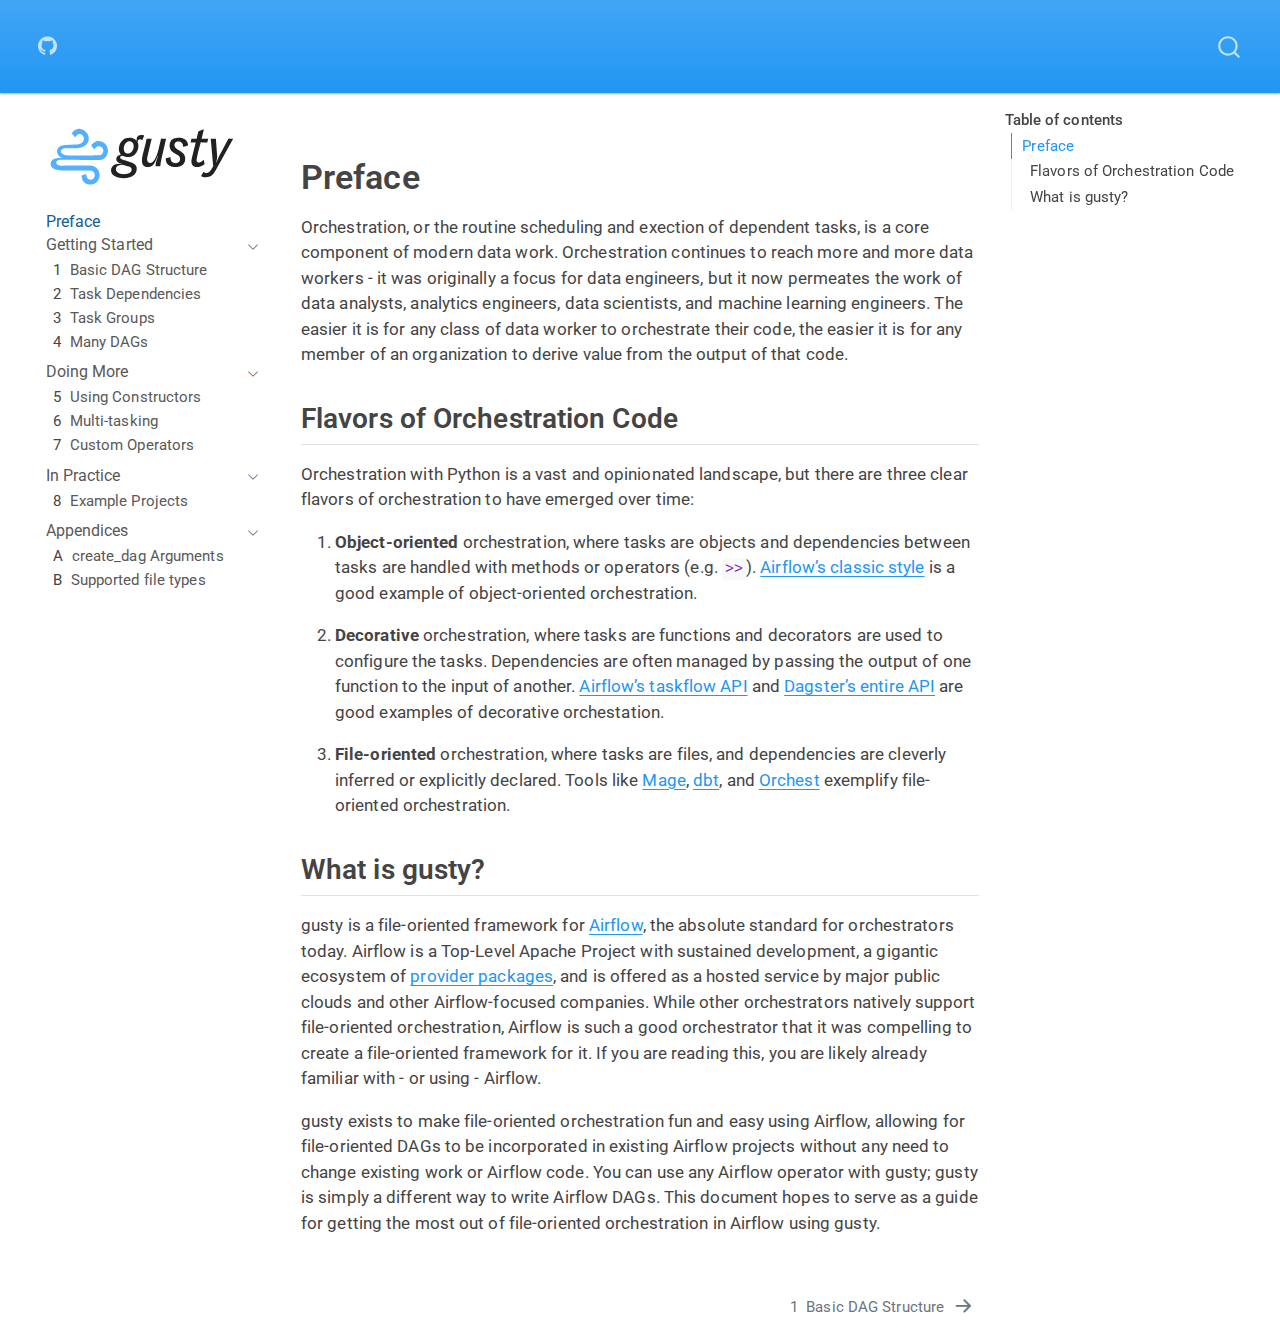
<file: index.html>
<!DOCTYPE html>
<html xmlns="http://www.w3.org/1999/xhtml" lang="en" xml:lang="en"><head>

<meta charset="utf-8">
<meta name="generator" content="quarto-1.6.42">

<meta name="viewport" content="width=device-width, initial-scale=1.0, user-scalable=yes">


<title>gusty</title>
<style>
code{white-space: pre-wrap;}
span.smallcaps{font-variant: small-caps;}
div.columns{display: flex; gap: min(4vw, 1.5em);}
div.column{flex: auto; overflow-x: auto;}
div.hanging-indent{margin-left: 1.5em; text-indent: -1.5em;}
ul.task-list{list-style: none;}
ul.task-list li input[type="checkbox"] {
  width: 0.8em;
  margin: 0 0.8em 0.2em -1em; /* quarto-specific, see https://github.com/quarto-dev/quarto-cli/issues/4556 */ 
  vertical-align: middle;
}
</style>


<script src="site_libs/quarto-nav/quarto-nav.js"></script>
<script src="site_libs/clipboard/clipboard.min.js"></script>
<script src="site_libs/quarto-search/autocomplete.umd.js"></script>
<script src="site_libs/quarto-search/fuse.min.js"></script>
<script src="site_libs/quarto-search/quarto-search.js"></script>
<meta name="quarto:offset" content="./">
<link href="./gusty-basics.html" rel="next">
<link href="./media/logo/favicon.png" rel="icon" type="image/png">
<script src="site_libs/quarto-html/quarto.js"></script>
<script src="site_libs/quarto-html/popper.min.js"></script>
<script src="site_libs/quarto-html/tippy.umd.min.js"></script>
<script src="site_libs/quarto-html/anchor.min.js"></script>
<link href="site_libs/quarto-html/tippy.css" rel="stylesheet">
<link href="site_libs/quarto-html/quarto-syntax-highlighting-2f5df379a58b258e96c21c0638c20c03.css" rel="stylesheet" id="quarto-text-highlighting-styles">
<script src="site_libs/bootstrap/bootstrap.min.js"></script>
<link href="site_libs/bootstrap/bootstrap-icons.css" rel="stylesheet">
<link href="site_libs/bootstrap/bootstrap-b4a8c6708121159c17675584afda1d05.min.css" rel="stylesheet" append-hash="true" id="quarto-bootstrap" data-mode="light">
<script id="quarto-search-options" type="application/json">{
  "location": "navbar",
  "copy-button": false,
  "collapse-after": 3,
  "panel-placement": "end",
  "type": "overlay",
  "limit": 50,
  "keyboard-shortcut": [
    "f",
    "/",
    "s"
  ],
  "show-item-context": false,
  "language": {
    "search-no-results-text": "No results",
    "search-matching-documents-text": "matching documents",
    "search-copy-link-title": "Copy link to search",
    "search-hide-matches-text": "Hide additional matches",
    "search-more-match-text": "more match in this document",
    "search-more-matches-text": "more matches in this document",
    "search-clear-button-title": "Clear",
    "search-text-placeholder": "",
    "search-detached-cancel-button-title": "Cancel",
    "search-submit-button-title": "Submit",
    "search-label": "Search"
  }
}</script>


</head>

<body class="nav-sidebar floating nav-fixed">

<div id="quarto-search-results"></div>
  <header id="quarto-header" class="headroom fixed-top">
    <nav class="navbar navbar-expand-lg " data-bs-theme="dark">
      <div class="navbar-container container-fluid">
            <div id="quarto-search" class="" title="Search"></div>
          <button class="navbar-toggler" type="button" data-bs-toggle="collapse" data-bs-target="#navbarCollapse" aria-controls="navbarCollapse" role="menu" aria-expanded="false" aria-label="Toggle navigation" onclick="if (window.quartoToggleHeadroom) { window.quartoToggleHeadroom(); }">
  <span class="navbar-toggler-icon"></span>
</button>
          <div class="collapse navbar-collapse" id="navbarCollapse">
            <ul class="navbar-nav navbar-nav-scroll me-auto">
  <li class="nav-item compact">
    <a class="nav-link" href="https://github.com/pipeline-tools/gusty"> <i class="bi bi-github" role="img">
</i> 
<span class="menu-text"></span></a>
  </li>  
</ul>
          </div> <!-- /navcollapse -->
            <div class="quarto-navbar-tools">
</div>
      </div> <!-- /container-fluid -->
    </nav>
  <nav class="quarto-secondary-nav">
    <div class="container-fluid d-flex">
      <button type="button" class="quarto-btn-toggle btn" data-bs-toggle="collapse" role="button" data-bs-target=".quarto-sidebar-collapse-item" aria-controls="quarto-sidebar" aria-expanded="false" aria-label="Toggle sidebar navigation" onclick="if (window.quartoToggleHeadroom) { window.quartoToggleHeadroom(); }">
        <i class="bi bi-layout-text-sidebar-reverse"></i>
      </button>
        <nav class="quarto-page-breadcrumbs" aria-label="breadcrumb"><ol class="breadcrumb"><li class="breadcrumb-item"><a href="./index.html">Preface</a></li></ol></nav>
        <a class="flex-grow-1" role="navigation" data-bs-toggle="collapse" data-bs-target=".quarto-sidebar-collapse-item" aria-controls="quarto-sidebar" aria-expanded="false" aria-label="Toggle sidebar navigation" onclick="if (window.quartoToggleHeadroom) { window.quartoToggleHeadroom(); }">      
        </a>
    </div>
  </nav>
</header>
<!-- content -->
<div id="quarto-content" class="quarto-container page-columns page-rows-contents page-layout-article page-navbar">
<!-- sidebar -->
  <nav id="quarto-sidebar" class="sidebar collapse collapse-horizontal quarto-sidebar-collapse-item sidebar-navigation floating overflow-auto">
    <div class="pt-lg-2 mt-2 text-left sidebar-header">
      <a href="./index.html" class="sidebar-logo-link">
      <img src="./media/logo/logo_500.svg" alt="" class="sidebar-logo py-0 d-lg-inline d-none">
      </a>
      </div>
    <div class="sidebar-menu-container"> 
    <ul class="list-unstyled mt-1">
        <li class="sidebar-item">
  <div class="sidebar-item-container"> 
  <a href="./index.html" class="sidebar-item-text sidebar-link active">
 <span class="menu-text">Preface</span></a>
  </div>
</li>
        <li class="sidebar-item sidebar-item-section">
      <div class="sidebar-item-container"> 
            <a class="sidebar-item-text sidebar-link text-start" data-bs-toggle="collapse" data-bs-target="#quarto-sidebar-section-1" role="navigation" aria-expanded="true">
 <span class="menu-text">Getting Started</span></a>
          <a class="sidebar-item-toggle text-start" data-bs-toggle="collapse" data-bs-target="#quarto-sidebar-section-1" role="navigation" aria-expanded="true" aria-label="Toggle section">
            <i class="bi bi-chevron-right ms-2"></i>
          </a> 
      </div>
      <ul id="quarto-sidebar-section-1" class="collapse list-unstyled sidebar-section depth1 show">  
          <li class="sidebar-item">
  <div class="sidebar-item-container"> 
  <a href="./gusty-basics.html" class="sidebar-item-text sidebar-link">
 <span class="menu-text"><span class="chapter-number">1</span>&nbsp; <span class="chapter-title">Basic DAG Structure</span></span></a>
  </div>
</li>
          <li class="sidebar-item">
  <div class="sidebar-item-container"> 
  <a href="./task-dependencies.html" class="sidebar-item-text sidebar-link">
 <span class="menu-text"><span class="chapter-number">2</span>&nbsp; <span class="chapter-title">Task Dependencies</span></span></a>
  </div>
</li>
          <li class="sidebar-item">
  <div class="sidebar-item-container"> 
  <a href="./task-groups.html" class="sidebar-item-text sidebar-link">
 <span class="menu-text"><span class="chapter-number">3</span>&nbsp; <span class="chapter-title">Task Groups</span></span></a>
  </div>
</li>
          <li class="sidebar-item">
  <div class="sidebar-item-container"> 
  <a href="./many-dags.html" class="sidebar-item-text sidebar-link">
 <span class="menu-text"><span class="chapter-number">4</span>&nbsp; <span class="chapter-title">Many DAGs</span></span></a>
  </div>
</li>
      </ul>
  </li>
        <li class="sidebar-item sidebar-item-section">
      <div class="sidebar-item-container"> 
            <a class="sidebar-item-text sidebar-link text-start" data-bs-toggle="collapse" data-bs-target="#quarto-sidebar-section-2" role="navigation" aria-expanded="true">
 <span class="menu-text">Doing More</span></a>
          <a class="sidebar-item-toggle text-start" data-bs-toggle="collapse" data-bs-target="#quarto-sidebar-section-2" role="navigation" aria-expanded="true" aria-label="Toggle section">
            <i class="bi bi-chevron-right ms-2"></i>
          </a> 
      </div>
      <ul id="quarto-sidebar-section-2" class="collapse list-unstyled sidebar-section depth1 show">  
          <li class="sidebar-item">
  <div class="sidebar-item-container"> 
  <a href="./using-constructors.html" class="sidebar-item-text sidebar-link">
 <span class="menu-text"><span class="chapter-number">5</span>&nbsp; <span class="chapter-title">Using Constructors</span></span></a>
  </div>
</li>
          <li class="sidebar-item">
  <div class="sidebar-item-container"> 
  <a href="./multi-tasking.html" class="sidebar-item-text sidebar-link">
 <span class="menu-text"><span class="chapter-number">6</span>&nbsp; <span class="chapter-title">Multi-tasking</span></span></a>
  </div>
</li>
          <li class="sidebar-item">
  <div class="sidebar-item-container"> 
  <a href="./custom-operators.html" class="sidebar-item-text sidebar-link">
 <span class="menu-text"><span class="chapter-number">7</span>&nbsp; <span class="chapter-title">Custom Operators</span></span></a>
  </div>
</li>
      </ul>
  </li>
        <li class="sidebar-item sidebar-item-section">
      <div class="sidebar-item-container"> 
            <a class="sidebar-item-text sidebar-link text-start" data-bs-toggle="collapse" data-bs-target="#quarto-sidebar-section-3" role="navigation" aria-expanded="true">
 <span class="menu-text">In Practice</span></a>
          <a class="sidebar-item-toggle text-start" data-bs-toggle="collapse" data-bs-target="#quarto-sidebar-section-3" role="navigation" aria-expanded="true" aria-label="Toggle section">
            <i class="bi bi-chevron-right ms-2"></i>
          </a> 
      </div>
      <ul id="quarto-sidebar-section-3" class="collapse list-unstyled sidebar-section depth1 show">  
          <li class="sidebar-item">
  <div class="sidebar-item-container"> 
  <a href="./example-projects.html" class="sidebar-item-text sidebar-link">
 <span class="menu-text"><span class="chapter-number">8</span>&nbsp; <span class="chapter-title">Example Projects</span></span></a>
  </div>
</li>
      </ul>
  </li>
        <li class="sidebar-item sidebar-item-section">
      <div class="sidebar-item-container"> 
            <a class="sidebar-item-text sidebar-link text-start" data-bs-toggle="collapse" data-bs-target="#quarto-sidebar-section-4" role="navigation" aria-expanded="true">
 <span class="menu-text">Appendices</span></a>
          <a class="sidebar-item-toggle text-start" data-bs-toggle="collapse" data-bs-target="#quarto-sidebar-section-4" role="navigation" aria-expanded="true" aria-label="Toggle section">
            <i class="bi bi-chevron-right ms-2"></i>
          </a> 
      </div>
      <ul id="quarto-sidebar-section-4" class="collapse list-unstyled sidebar-section depth1 show">  
          <li class="sidebar-item">
  <div class="sidebar-item-container"> 
  <a href="./create-dag-args.html" class="sidebar-item-text sidebar-link">
 <span class="menu-text"><span class="chapter-number">A</span>&nbsp; <span class="chapter-title">create_dag Arguments</span></span></a>
  </div>
</li>
          <li class="sidebar-item">
  <div class="sidebar-item-container"> 
  <a href="./supported-file-types.html" class="sidebar-item-text sidebar-link">
 <span class="menu-text"><span class="chapter-number">B</span>&nbsp; <span class="chapter-title">Supported file types</span></span></a>
  </div>
</li>
      </ul>
  </li>
    </ul>
    </div>
</nav>
<div id="quarto-sidebar-glass" class="quarto-sidebar-collapse-item" data-bs-toggle="collapse" data-bs-target=".quarto-sidebar-collapse-item"></div>
<!-- margin-sidebar -->
    <div id="quarto-margin-sidebar" class="sidebar margin-sidebar">
        <nav id="TOC" role="doc-toc" class="toc-active">
    <h2 id="toc-title">Table of contents</h2>
   
  <ul>
  <li><a href="#preface" id="toc-preface" class="nav-link active" data-scroll-target="#preface">Preface</a>
  <ul class="collapse">
  <li><a href="#flavors-of-orchestration-code" id="toc-flavors-of-orchestration-code" class="nav-link" data-scroll-target="#flavors-of-orchestration-code">Flavors of Orchestration Code</a></li>
  <li><a href="#what-is-gusty" id="toc-what-is-gusty" class="nav-link" data-scroll-target="#what-is-gusty">What is gusty?</a></li>
  </ul></li>
  </ul>
</nav>
    </div>
<!-- main -->
<main class="content" id="quarto-document-content"><header id="title-block-header" class="quarto-title-block"></header>




<section id="preface" class="level1 unnumbered">
<h1 class="unnumbered">Preface</h1>
<p>Orchestration, or the routine scheduling and exection of dependent tasks, is a core component of modern data work. Orchestration continues to reach more and more data workers - it was originally a focus for data engineers, but it now permeates the work of data analysts, analytics engineers, data scientists, and machine learning engineers. The easier it is for any class of data worker to orchestrate their code, the easier it is for any member of an organization to derive value from the output of that code.</p>
<section id="flavors-of-orchestration-code" class="level2">
<h2 class="anchored" data-anchor-id="flavors-of-orchestration-code">Flavors of Orchestration Code</h2>
<p>Orchestration with Python is a vast and opinionated landscape, but there are three clear flavors of orchestration to have emerged over time:</p>
<ol type="1">
<li><p><strong>Object-oriented</strong> orchestration, where tasks are objects and dependencies between tasks are handled with methods or operators (e.g.&nbsp;<code>&gt;&gt;</code>). <a href="https://airflow.apache.org/docs/apache-airflow/stable/tutorial/fundamentals.html#example-pipeline-definition">Airflow’s classic style</a> is a good example of object-oriented orchestration.</p></li>
<li><p><strong>Decorative</strong> orchestration, where tasks are functions and decorators are used to configure the tasks. Dependencies are often managed by passing the output of one function to the input of another. <a href="https://airflow.apache.org/docs/apache-airflow/stable/tutorial/taskflow.html#example-taskflow-api-pipeline">Airflow’s taskflow API</a> and <a href="https://docs.dagster.io/0.14.20/tutorial/ops-jobs/single-op-job#hello-op">Dagster’s entire API</a> are good examples of decorative orchestation.</p></li>
<li><p><strong>File-oriented</strong> orchestration, where tasks are files, and dependencies are cleverly inferred or explicitly declared. Tools like <a href="https://www.mage.ai/">Mage</a>, <a href="https://www.getdbt.com/">dbt</a>, and <a href="https://www.orchest.io/">Orchest</a> exemplify file-oriented orchestration.</p></li>
</ol>
</section>
<section id="what-is-gusty" class="level2">
<h2 class="anchored" data-anchor-id="what-is-gusty">What is gusty?</h2>
<p>gusty is a file-oriented framework for <a href="https://airflow.apache.org/">Airflow</a>, the absolute standard for orchestrators today. Airflow is a Top-Level Apache Project with sustained development, a gigantic ecosystem of <a href="https://airflow.apache.org/docs/#providers-packagesdocsapache-airflow-providersindexhtml">provider packages</a>, and is offered as a hosted service by major public clouds and other Airflow-focused companies. While other orchestrators natively support file-oriented orchestration, Airflow is such a good orchestrator that it was compelling to create a file-oriented framework for it. If you are reading this, you are likely already familiar with - or using - Airflow.</p>
<p>gusty exists to make file-oriented orchestration fun and easy using Airflow, allowing for file-oriented DAGs to be incorporated in existing Airflow projects without any need to change existing work or Airflow code. You can use any Airflow operator with gusty; gusty is simply a different way to write Airflow DAGs. This document hopes to serve as a guide for getting the most out of file-oriented orchestration in Airflow using gusty.</p>


</section>
</section>

</main> <!-- /main -->
<script id="quarto-html-after-body" type="application/javascript">
window.document.addEventListener("DOMContentLoaded", function (event) {
  const toggleBodyColorMode = (bsSheetEl) => {
    const mode = bsSheetEl.getAttribute("data-mode");
    const bodyEl = window.document.querySelector("body");
    if (mode === "dark") {
      bodyEl.classList.add("quarto-dark");
      bodyEl.classList.remove("quarto-light");
    } else {
      bodyEl.classList.add("quarto-light");
      bodyEl.classList.remove("quarto-dark");
    }
  }
  const toggleBodyColorPrimary = () => {
    const bsSheetEl = window.document.querySelector("link#quarto-bootstrap");
    if (bsSheetEl) {
      toggleBodyColorMode(bsSheetEl);
    }
  }
  toggleBodyColorPrimary();  
  const icon = "";
  const anchorJS = new window.AnchorJS();
  anchorJS.options = {
    placement: 'right',
    icon: icon
  };
  anchorJS.add('.anchored');
  const isCodeAnnotation = (el) => {
    for (const clz of el.classList) {
      if (clz.startsWith('code-annotation-')) {                     
        return true;
      }
    }
    return false;
  }
  const onCopySuccess = function(e) {
    // button target
    const button = e.trigger;
    // don't keep focus
    button.blur();
    // flash "checked"
    button.classList.add('code-copy-button-checked');
    var currentTitle = button.getAttribute("title");
    button.setAttribute("title", "Copied!");
    let tooltip;
    if (window.bootstrap) {
      button.setAttribute("data-bs-toggle", "tooltip");
      button.setAttribute("data-bs-placement", "left");
      button.setAttribute("data-bs-title", "Copied!");
      tooltip = new bootstrap.Tooltip(button, 
        { trigger: "manual", 
          customClass: "code-copy-button-tooltip",
          offset: [0, -8]});
      tooltip.show();    
    }
    setTimeout(function() {
      if (tooltip) {
        tooltip.hide();
        button.removeAttribute("data-bs-title");
        button.removeAttribute("data-bs-toggle");
        button.removeAttribute("data-bs-placement");
      }
      button.setAttribute("title", currentTitle);
      button.classList.remove('code-copy-button-checked');
    }, 1000);
    // clear code selection
    e.clearSelection();
  }
  const getTextToCopy = function(trigger) {
      const codeEl = trigger.previousElementSibling.cloneNode(true);
      for (const childEl of codeEl.children) {
        if (isCodeAnnotation(childEl)) {
          childEl.remove();
        }
      }
      return codeEl.innerText;
  }
  const clipboard = new window.ClipboardJS('.code-copy-button:not([data-in-quarto-modal])', {
    text: getTextToCopy
  });
  clipboard.on('success', onCopySuccess);
  if (window.document.getElementById('quarto-embedded-source-code-modal')) {
    const clipboardModal = new window.ClipboardJS('.code-copy-button[data-in-quarto-modal]', {
      text: getTextToCopy,
      container: window.document.getElementById('quarto-embedded-source-code-modal')
    });
    clipboardModal.on('success', onCopySuccess);
  }
    var localhostRegex = new RegExp(/^(?:http|https):\/\/localhost\:?[0-9]*\//);
    var mailtoRegex = new RegExp(/^mailto:/);
      var filterRegex = new RegExp('/' + window.location.host + '/');
    var isInternal = (href) => {
        return filterRegex.test(href) || localhostRegex.test(href) || mailtoRegex.test(href);
    }
    // Inspect non-navigation links and adorn them if external
 	var links = window.document.querySelectorAll('a[href]:not(.nav-link):not(.navbar-brand):not(.toc-action):not(.sidebar-link):not(.sidebar-item-toggle):not(.pagination-link):not(.no-external):not([aria-hidden]):not(.dropdown-item):not(.quarto-navigation-tool):not(.about-link)');
    for (var i=0; i<links.length; i++) {
      const link = links[i];
      if (!isInternal(link.href)) {
        // undo the damage that might have been done by quarto-nav.js in the case of
        // links that we want to consider external
        if (link.dataset.originalHref !== undefined) {
          link.href = link.dataset.originalHref;
        }
      }
    }
  function tippyHover(el, contentFn, onTriggerFn, onUntriggerFn) {
    const config = {
      allowHTML: true,
      maxWidth: 500,
      delay: 100,
      arrow: false,
      appendTo: function(el) {
          return el.parentElement;
      },
      interactive: true,
      interactiveBorder: 10,
      theme: 'quarto',
      placement: 'bottom-start',
    };
    if (contentFn) {
      config.content = contentFn;
    }
    if (onTriggerFn) {
      config.onTrigger = onTriggerFn;
    }
    if (onUntriggerFn) {
      config.onUntrigger = onUntriggerFn;
    }
    window.tippy(el, config); 
  }
  const noterefs = window.document.querySelectorAll('a[role="doc-noteref"]');
  for (var i=0; i<noterefs.length; i++) {
    const ref = noterefs[i];
    tippyHover(ref, function() {
      // use id or data attribute instead here
      let href = ref.getAttribute('data-footnote-href') || ref.getAttribute('href');
      try { href = new URL(href).hash; } catch {}
      const id = href.replace(/^#\/?/, "");
      const note = window.document.getElementById(id);
      if (note) {
        return note.innerHTML;
      } else {
        return "";
      }
    });
  }
  const xrefs = window.document.querySelectorAll('a.quarto-xref');
  const processXRef = (id, note) => {
    // Strip column container classes
    const stripColumnClz = (el) => {
      el.classList.remove("page-full", "page-columns");
      if (el.children) {
        for (const child of el.children) {
          stripColumnClz(child);
        }
      }
    }
    stripColumnClz(note)
    if (id === null || id.startsWith('sec-')) {
      // Special case sections, only their first couple elements
      const container = document.createElement("div");
      if (note.children && note.children.length > 2) {
        container.appendChild(note.children[0].cloneNode(true));
        for (let i = 1; i < note.children.length; i++) {
          const child = note.children[i];
          if (child.tagName === "P" && child.innerText === "") {
            continue;
          } else {
            container.appendChild(child.cloneNode(true));
            break;
          }
        }
        if (window.Quarto?.typesetMath) {
          window.Quarto.typesetMath(container);
        }
        return container.innerHTML
      } else {
        if (window.Quarto?.typesetMath) {
          window.Quarto.typesetMath(note);
        }
        return note.innerHTML;
      }
    } else {
      // Remove any anchor links if they are present
      const anchorLink = note.querySelector('a.anchorjs-link');
      if (anchorLink) {
        anchorLink.remove();
      }
      if (window.Quarto?.typesetMath) {
        window.Quarto.typesetMath(note);
      }
      if (note.classList.contains("callout")) {
        return note.outerHTML;
      } else {
        return note.innerHTML;
      }
    }
  }
  for (var i=0; i<xrefs.length; i++) {
    const xref = xrefs[i];
    tippyHover(xref, undefined, function(instance) {
      instance.disable();
      let url = xref.getAttribute('href');
      let hash = undefined; 
      if (url.startsWith('#')) {
        hash = url;
      } else {
        try { hash = new URL(url).hash; } catch {}
      }
      if (hash) {
        const id = hash.replace(/^#\/?/, "");
        const note = window.document.getElementById(id);
        if (note !== null) {
          try {
            const html = processXRef(id, note.cloneNode(true));
            instance.setContent(html);
          } finally {
            instance.enable();
            instance.show();
          }
        } else {
          // See if we can fetch this
          fetch(url.split('#')[0])
          .then(res => res.text())
          .then(html => {
            const parser = new DOMParser();
            const htmlDoc = parser.parseFromString(html, "text/html");
            const note = htmlDoc.getElementById(id);
            if (note !== null) {
              const html = processXRef(id, note);
              instance.setContent(html);
            } 
          }).finally(() => {
            instance.enable();
            instance.show();
          });
        }
      } else {
        // See if we can fetch a full url (with no hash to target)
        // This is a special case and we should probably do some content thinning / targeting
        fetch(url)
        .then(res => res.text())
        .then(html => {
          const parser = new DOMParser();
          const htmlDoc = parser.parseFromString(html, "text/html");
          const note = htmlDoc.querySelector('main.content');
          if (note !== null) {
            // This should only happen for chapter cross references
            // (since there is no id in the URL)
            // remove the first header
            if (note.children.length > 0 && note.children[0].tagName === "HEADER") {
              note.children[0].remove();
            }
            const html = processXRef(null, note);
            instance.setContent(html);
          } 
        }).finally(() => {
          instance.enable();
          instance.show();
        });
      }
    }, function(instance) {
    });
  }
      let selectedAnnoteEl;
      const selectorForAnnotation = ( cell, annotation) => {
        let cellAttr = 'data-code-cell="' + cell + '"';
        let lineAttr = 'data-code-annotation="' +  annotation + '"';
        const selector = 'span[' + cellAttr + '][' + lineAttr + ']';
        return selector;
      }
      const selectCodeLines = (annoteEl) => {
        const doc = window.document;
        const targetCell = annoteEl.getAttribute("data-target-cell");
        const targetAnnotation = annoteEl.getAttribute("data-target-annotation");
        const annoteSpan = window.document.querySelector(selectorForAnnotation(targetCell, targetAnnotation));
        const lines = annoteSpan.getAttribute("data-code-lines").split(",");
        const lineIds = lines.map((line) => {
          return targetCell + "-" + line;
        })
        let top = null;
        let height = null;
        let parent = null;
        if (lineIds.length > 0) {
            //compute the position of the single el (top and bottom and make a div)
            const el = window.document.getElementById(lineIds[0]);
            top = el.offsetTop;
            height = el.offsetHeight;
            parent = el.parentElement.parentElement;
          if (lineIds.length > 1) {
            const lastEl = window.document.getElementById(lineIds[lineIds.length - 1]);
            const bottom = lastEl.offsetTop + lastEl.offsetHeight;
            height = bottom - top;
          }
          if (top !== null && height !== null && parent !== null) {
            // cook up a div (if necessary) and position it 
            let div = window.document.getElementById("code-annotation-line-highlight");
            if (div === null) {
              div = window.document.createElement("div");
              div.setAttribute("id", "code-annotation-line-highlight");
              div.style.position = 'absolute';
              parent.appendChild(div);
            }
            div.style.top = top - 2 + "px";
            div.style.height = height + 4 + "px";
            div.style.left = 0;
            let gutterDiv = window.document.getElementById("code-annotation-line-highlight-gutter");
            if (gutterDiv === null) {
              gutterDiv = window.document.createElement("div");
              gutterDiv.setAttribute("id", "code-annotation-line-highlight-gutter");
              gutterDiv.style.position = 'absolute';
              const codeCell = window.document.getElementById(targetCell);
              const gutter = codeCell.querySelector('.code-annotation-gutter');
              gutter.appendChild(gutterDiv);
            }
            gutterDiv.style.top = top - 2 + "px";
            gutterDiv.style.height = height + 4 + "px";
          }
          selectedAnnoteEl = annoteEl;
        }
      };
      const unselectCodeLines = () => {
        const elementsIds = ["code-annotation-line-highlight", "code-annotation-line-highlight-gutter"];
        elementsIds.forEach((elId) => {
          const div = window.document.getElementById(elId);
          if (div) {
            div.remove();
          }
        });
        selectedAnnoteEl = undefined;
      };
        // Handle positioning of the toggle
    window.addEventListener(
      "resize",
      throttle(() => {
        elRect = undefined;
        if (selectedAnnoteEl) {
          selectCodeLines(selectedAnnoteEl);
        }
      }, 10)
    );
    function throttle(fn, ms) {
    let throttle = false;
    let timer;
      return (...args) => {
        if(!throttle) { // first call gets through
            fn.apply(this, args);
            throttle = true;
        } else { // all the others get throttled
            if(timer) clearTimeout(timer); // cancel #2
            timer = setTimeout(() => {
              fn.apply(this, args);
              timer = throttle = false;
            }, ms);
        }
      };
    }
      // Attach click handler to the DT
      const annoteDls = window.document.querySelectorAll('dt[data-target-cell]');
      for (const annoteDlNode of annoteDls) {
        annoteDlNode.addEventListener('click', (event) => {
          const clickedEl = event.target;
          if (clickedEl !== selectedAnnoteEl) {
            unselectCodeLines();
            const activeEl = window.document.querySelector('dt[data-target-cell].code-annotation-active');
            if (activeEl) {
              activeEl.classList.remove('code-annotation-active');
            }
            selectCodeLines(clickedEl);
            clickedEl.classList.add('code-annotation-active');
          } else {
            // Unselect the line
            unselectCodeLines();
            clickedEl.classList.remove('code-annotation-active');
          }
        });
      }
  const findCites = (el) => {
    const parentEl = el.parentElement;
    if (parentEl) {
      const cites = parentEl.dataset.cites;
      if (cites) {
        return {
          el,
          cites: cites.split(' ')
        };
      } else {
        return findCites(el.parentElement)
      }
    } else {
      return undefined;
    }
  };
  var bibliorefs = window.document.querySelectorAll('a[role="doc-biblioref"]');
  for (var i=0; i<bibliorefs.length; i++) {
    const ref = bibliorefs[i];
    const citeInfo = findCites(ref);
    if (citeInfo) {
      tippyHover(citeInfo.el, function() {
        var popup = window.document.createElement('div');
        citeInfo.cites.forEach(function(cite) {
          var citeDiv = window.document.createElement('div');
          citeDiv.classList.add('hanging-indent');
          citeDiv.classList.add('csl-entry');
          var biblioDiv = window.document.getElementById('ref-' + cite);
          if (biblioDiv) {
            citeDiv.innerHTML = biblioDiv.innerHTML;
          }
          popup.appendChild(citeDiv);
        });
        return popup.innerHTML;
      });
    }
  }
});
</script>
<nav class="page-navigation">
  <div class="nav-page nav-page-previous">
  </div>
  <div class="nav-page nav-page-next">
      <a href="./gusty-basics.html" class="pagination-link" aria-label="Basic DAG Structure">
        <span class="nav-page-text"><span class="chapter-number">1</span>&nbsp; <span class="chapter-title">Basic DAG Structure</span></span> <i class="bi bi-arrow-right-short"></i>
      </a>
  </div>
</nav>
</div> <!-- /content -->




</body></html>
</file>
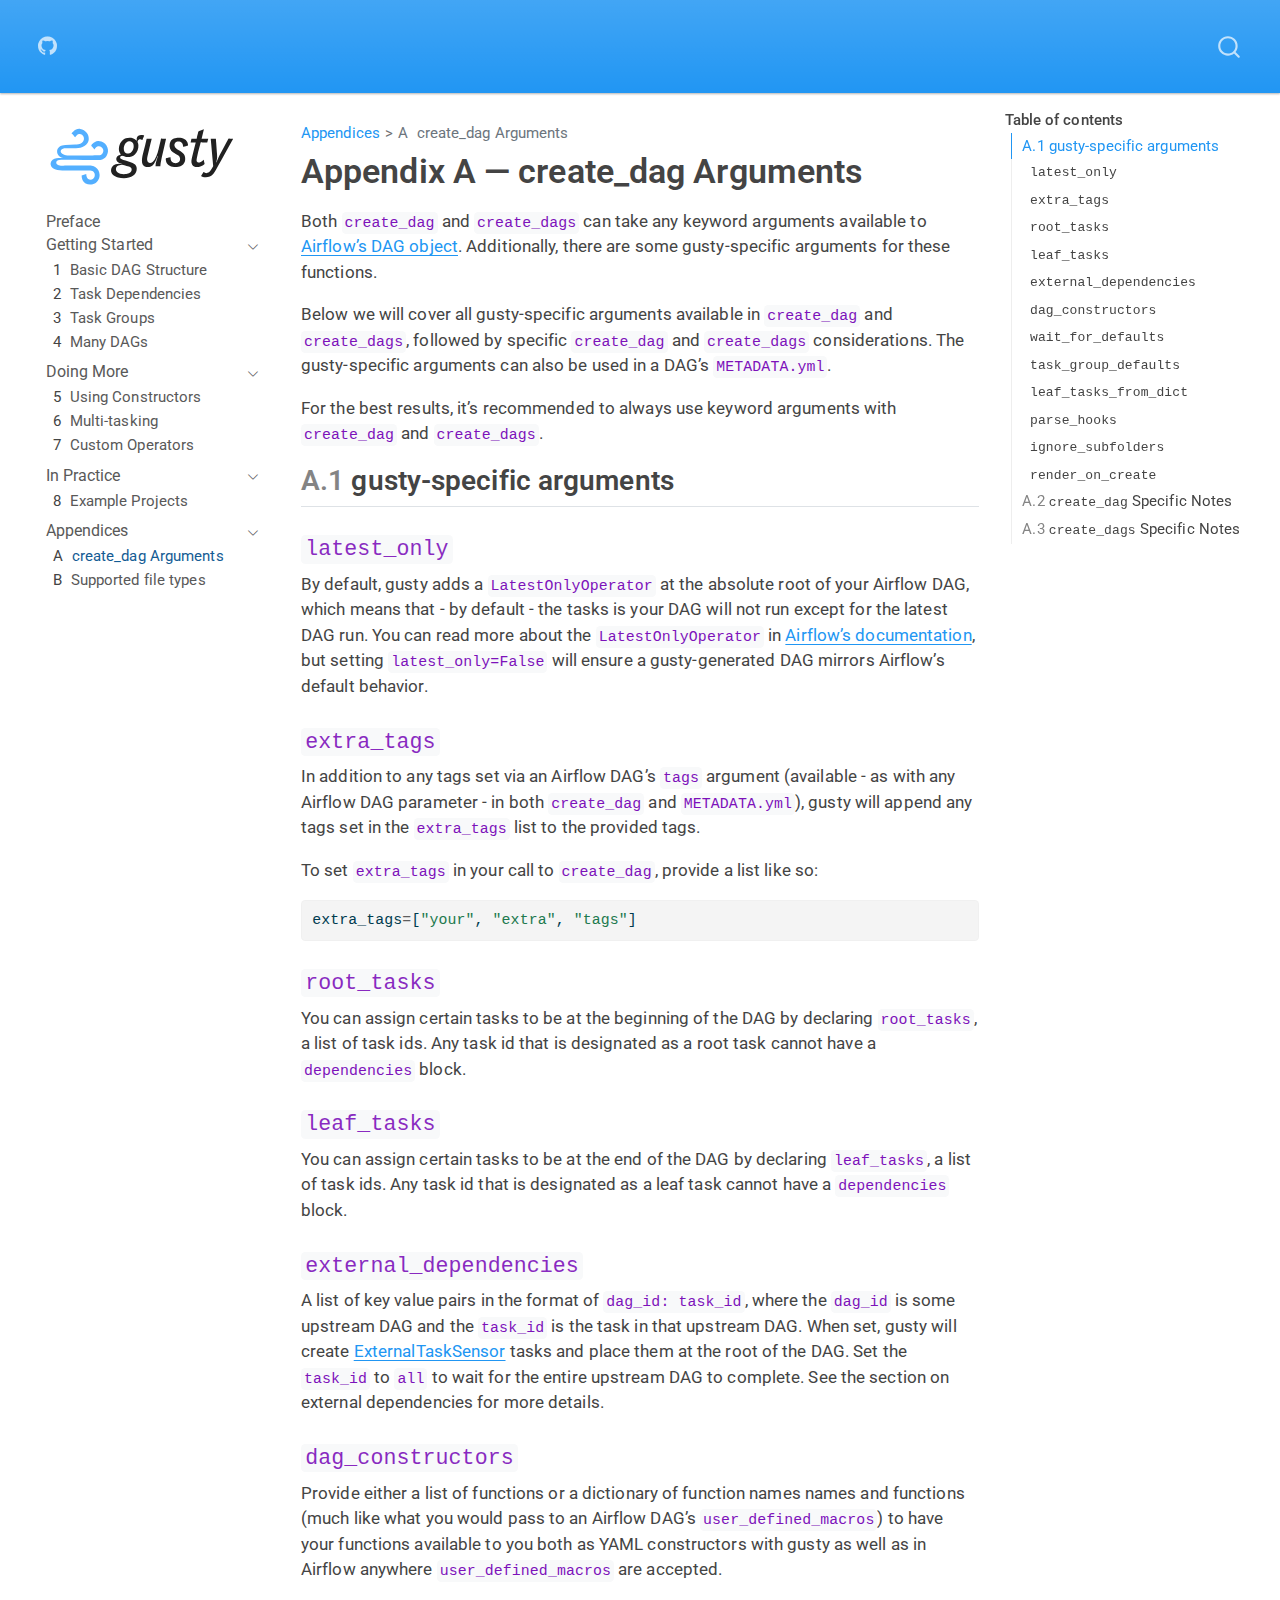
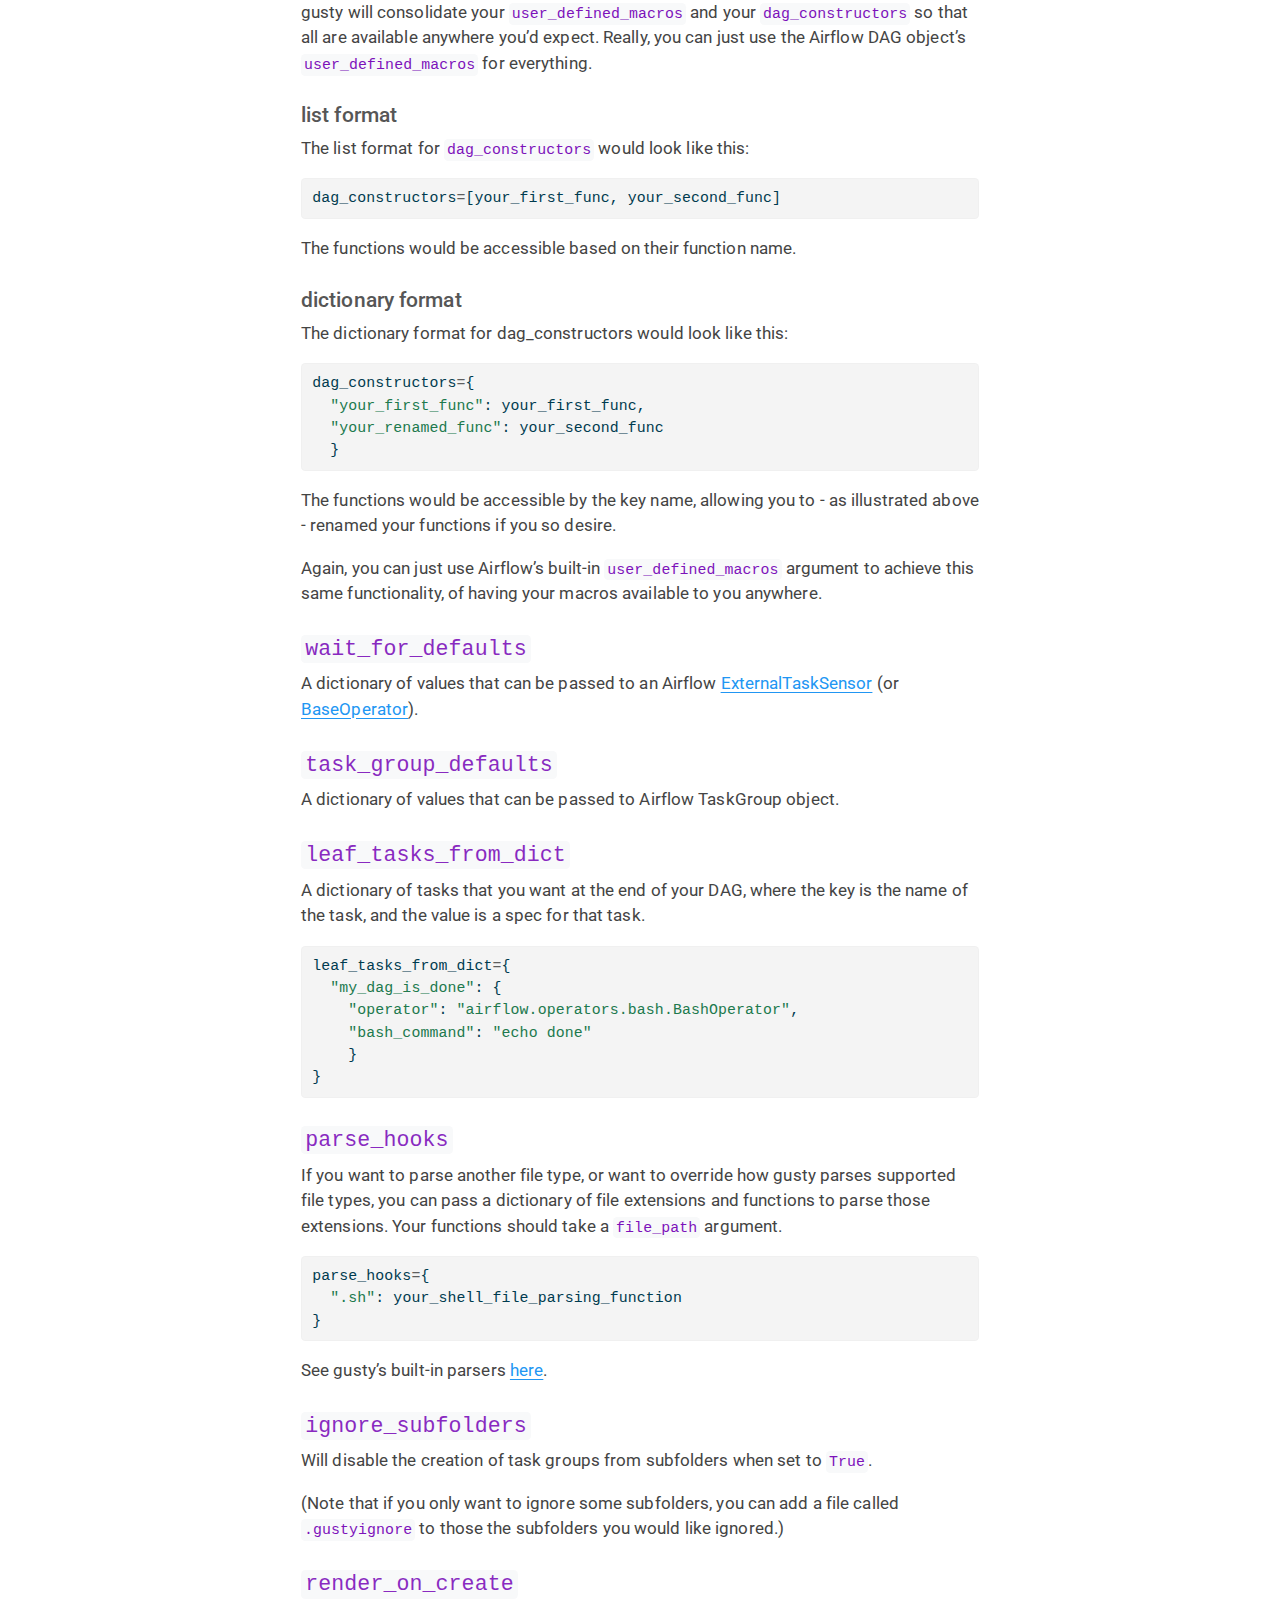
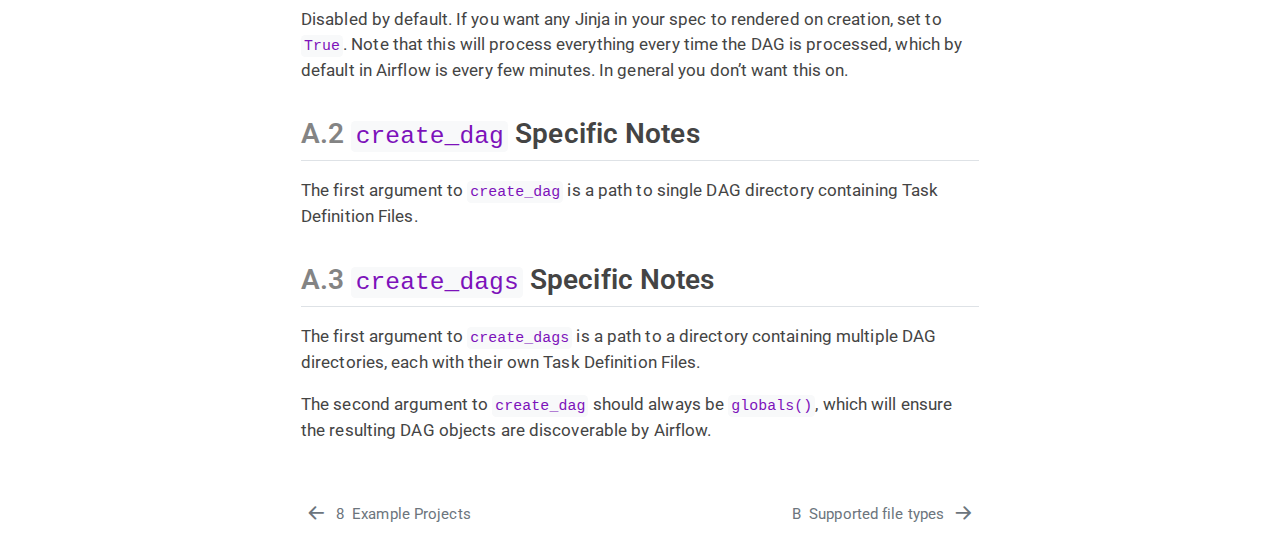
<file: create-dag-args.html>
<!DOCTYPE html>
<html xmlns="http://www.w3.org/1999/xhtml" lang="en" xml:lang="en"><head>

<meta charset="utf-8">
<meta name="generator" content="quarto-1.6.42">

<meta name="viewport" content="width=device-width, initial-scale=1.0, user-scalable=yes">


<title>Appendix A — create_dag Arguments</title>
<style>
code{white-space: pre-wrap;}
span.smallcaps{font-variant: small-caps;}
div.columns{display: flex; gap: min(4vw, 1.5em);}
div.column{flex: auto; overflow-x: auto;}
div.hanging-indent{margin-left: 1.5em; text-indent: -1.5em;}
ul.task-list{list-style: none;}
ul.task-list li input[type="checkbox"] {
  width: 0.8em;
  margin: 0 0.8em 0.2em -1em; /* quarto-specific, see https://github.com/quarto-dev/quarto-cli/issues/4556 */ 
  vertical-align: middle;
}
/* CSS for syntax highlighting */
pre > code.sourceCode { white-space: pre; position: relative; }
pre > code.sourceCode > span { line-height: 1.25; }
pre > code.sourceCode > span:empty { height: 1.2em; }
.sourceCode { overflow: visible; }
code.sourceCode > span { color: inherit; text-decoration: inherit; }
div.sourceCode { margin: 1em 0; }
pre.sourceCode { margin: 0; }
@media screen {
div.sourceCode { overflow: auto; }
}
@media print {
pre > code.sourceCode { white-space: pre-wrap; }
pre > code.sourceCode > span { display: inline-block; text-indent: -5em; padding-left: 5em; }
}
pre.numberSource code
  { counter-reset: source-line 0; }
pre.numberSource code > span
  { position: relative; left: -4em; counter-increment: source-line; }
pre.numberSource code > span > a:first-child::before
  { content: counter(source-line);
    position: relative; left: -1em; text-align: right; vertical-align: baseline;
    border: none; display: inline-block;
    -webkit-touch-callout: none; -webkit-user-select: none;
    -khtml-user-select: none; -moz-user-select: none;
    -ms-user-select: none; user-select: none;
    padding: 0 4px; width: 4em;
  }
pre.numberSource { margin-left: 3em;  padding-left: 4px; }
div.sourceCode
  {   }
@media screen {
pre > code.sourceCode > span > a:first-child::before { text-decoration: underline; }
}
</style>


<script src="site_libs/quarto-nav/quarto-nav.js"></script>
<script src="site_libs/clipboard/clipboard.min.js"></script>
<script src="site_libs/quarto-search/autocomplete.umd.js"></script>
<script src="site_libs/quarto-search/fuse.min.js"></script>
<script src="site_libs/quarto-search/quarto-search.js"></script>
<meta name="quarto:offset" content="./">
<link href="./supported-file-types.html" rel="next">
<link href="./example-projects.html" rel="prev">
<link href="./media/logo/favicon.png" rel="icon" type="image/png">
<script src="site_libs/quarto-html/quarto.js"></script>
<script src="site_libs/quarto-html/popper.min.js"></script>
<script src="site_libs/quarto-html/tippy.umd.min.js"></script>
<script src="site_libs/quarto-html/anchor.min.js"></script>
<link href="site_libs/quarto-html/tippy.css" rel="stylesheet">
<link href="site_libs/quarto-html/quarto-syntax-highlighting-2f5df379a58b258e96c21c0638c20c03.css" rel="stylesheet" id="quarto-text-highlighting-styles">
<script src="site_libs/bootstrap/bootstrap.min.js"></script>
<link href="site_libs/bootstrap/bootstrap-icons.css" rel="stylesheet">
<link href="site_libs/bootstrap/bootstrap-b4a8c6708121159c17675584afda1d05.min.css" rel="stylesheet" append-hash="true" id="quarto-bootstrap" data-mode="light">
<script id="quarto-search-options" type="application/json">{
  "location": "navbar",
  "copy-button": false,
  "collapse-after": 3,
  "panel-placement": "end",
  "type": "overlay",
  "limit": 50,
  "keyboard-shortcut": [
    "f",
    "/",
    "s"
  ],
  "show-item-context": false,
  "language": {
    "search-no-results-text": "No results",
    "search-matching-documents-text": "matching documents",
    "search-copy-link-title": "Copy link to search",
    "search-hide-matches-text": "Hide additional matches",
    "search-more-match-text": "more match in this document",
    "search-more-matches-text": "more matches in this document",
    "search-clear-button-title": "Clear",
    "search-text-placeholder": "",
    "search-detached-cancel-button-title": "Cancel",
    "search-submit-button-title": "Submit",
    "search-label": "Search"
  }
}</script>


</head>

<body class="nav-sidebar floating nav-fixed">

<div id="quarto-search-results"></div>
  <header id="quarto-header" class="headroom fixed-top">
    <nav class="navbar navbar-expand-lg " data-bs-theme="dark">
      <div class="navbar-container container-fluid">
            <div id="quarto-search" class="" title="Search"></div>
          <button class="navbar-toggler" type="button" data-bs-toggle="collapse" data-bs-target="#navbarCollapse" aria-controls="navbarCollapse" role="menu" aria-expanded="false" aria-label="Toggle navigation" onclick="if (window.quartoToggleHeadroom) { window.quartoToggleHeadroom(); }">
  <span class="navbar-toggler-icon"></span>
</button>
          <div class="collapse navbar-collapse" id="navbarCollapse">
            <ul class="navbar-nav navbar-nav-scroll me-auto">
  <li class="nav-item compact">
    <a class="nav-link" href="https://github.com/pipeline-tools/gusty"> <i class="bi bi-github" role="img">
</i> 
<span class="menu-text"></span></a>
  </li>  
</ul>
          </div> <!-- /navcollapse -->
            <div class="quarto-navbar-tools">
</div>
      </div> <!-- /container-fluid -->
    </nav>
  <nav class="quarto-secondary-nav">
    <div class="container-fluid d-flex">
      <button type="button" class="quarto-btn-toggle btn" data-bs-toggle="collapse" role="button" data-bs-target=".quarto-sidebar-collapse-item" aria-controls="quarto-sidebar" aria-expanded="false" aria-label="Toggle sidebar navigation" onclick="if (window.quartoToggleHeadroom) { window.quartoToggleHeadroom(); }">
        <i class="bi bi-layout-text-sidebar-reverse"></i>
      </button>
        <nav class="quarto-page-breadcrumbs" aria-label="breadcrumb"><ol class="breadcrumb"><li class="breadcrumb-item"><a href="./create-dag-args.html">Appendices</a></li><li class="breadcrumb-item"><a href="./create-dag-args.html"><span class="chapter-number">A</span>&nbsp; <span class="chapter-title">create_dag Arguments</span></a></li></ol></nav>
        <a class="flex-grow-1" role="navigation" data-bs-toggle="collapse" data-bs-target=".quarto-sidebar-collapse-item" aria-controls="quarto-sidebar" aria-expanded="false" aria-label="Toggle sidebar navigation" onclick="if (window.quartoToggleHeadroom) { window.quartoToggleHeadroom(); }">      
        </a>
    </div>
  </nav>
</header>
<!-- content -->
<div id="quarto-content" class="quarto-container page-columns page-rows-contents page-layout-article page-navbar">
<!-- sidebar -->
  <nav id="quarto-sidebar" class="sidebar collapse collapse-horizontal quarto-sidebar-collapse-item sidebar-navigation floating overflow-auto">
    <div class="pt-lg-2 mt-2 text-left sidebar-header">
      <a href="./index.html" class="sidebar-logo-link">
      <img src="./media/logo/logo_500.svg" alt="" class="sidebar-logo py-0 d-lg-inline d-none">
      </a>
      </div>
    <div class="sidebar-menu-container"> 
    <ul class="list-unstyled mt-1">
        <li class="sidebar-item">
  <div class="sidebar-item-container"> 
  <a href="./index.html" class="sidebar-item-text sidebar-link">
 <span class="menu-text">Preface</span></a>
  </div>
</li>
        <li class="sidebar-item sidebar-item-section">
      <div class="sidebar-item-container"> 
            <a class="sidebar-item-text sidebar-link text-start" data-bs-toggle="collapse" data-bs-target="#quarto-sidebar-section-1" role="navigation" aria-expanded="true">
 <span class="menu-text">Getting Started</span></a>
          <a class="sidebar-item-toggle text-start" data-bs-toggle="collapse" data-bs-target="#quarto-sidebar-section-1" role="navigation" aria-expanded="true" aria-label="Toggle section">
            <i class="bi bi-chevron-right ms-2"></i>
          </a> 
      </div>
      <ul id="quarto-sidebar-section-1" class="collapse list-unstyled sidebar-section depth1 show">  
          <li class="sidebar-item">
  <div class="sidebar-item-container"> 
  <a href="./gusty-basics.html" class="sidebar-item-text sidebar-link">
 <span class="menu-text"><span class="chapter-number">1</span>&nbsp; <span class="chapter-title">Basic DAG Structure</span></span></a>
  </div>
</li>
          <li class="sidebar-item">
  <div class="sidebar-item-container"> 
  <a href="./task-dependencies.html" class="sidebar-item-text sidebar-link">
 <span class="menu-text"><span class="chapter-number">2</span>&nbsp; <span class="chapter-title">Task Dependencies</span></span></a>
  </div>
</li>
          <li class="sidebar-item">
  <div class="sidebar-item-container"> 
  <a href="./task-groups.html" class="sidebar-item-text sidebar-link">
 <span class="menu-text"><span class="chapter-number">3</span>&nbsp; <span class="chapter-title">Task Groups</span></span></a>
  </div>
</li>
          <li class="sidebar-item">
  <div class="sidebar-item-container"> 
  <a href="./many-dags.html" class="sidebar-item-text sidebar-link">
 <span class="menu-text"><span class="chapter-number">4</span>&nbsp; <span class="chapter-title">Many DAGs</span></span></a>
  </div>
</li>
      </ul>
  </li>
        <li class="sidebar-item sidebar-item-section">
      <div class="sidebar-item-container"> 
            <a class="sidebar-item-text sidebar-link text-start" data-bs-toggle="collapse" data-bs-target="#quarto-sidebar-section-2" role="navigation" aria-expanded="true">
 <span class="menu-text">Doing More</span></a>
          <a class="sidebar-item-toggle text-start" data-bs-toggle="collapse" data-bs-target="#quarto-sidebar-section-2" role="navigation" aria-expanded="true" aria-label="Toggle section">
            <i class="bi bi-chevron-right ms-2"></i>
          </a> 
      </div>
      <ul id="quarto-sidebar-section-2" class="collapse list-unstyled sidebar-section depth1 show">  
          <li class="sidebar-item">
  <div class="sidebar-item-container"> 
  <a href="./using-constructors.html" class="sidebar-item-text sidebar-link">
 <span class="menu-text"><span class="chapter-number">5</span>&nbsp; <span class="chapter-title">Using Constructors</span></span></a>
  </div>
</li>
          <li class="sidebar-item">
  <div class="sidebar-item-container"> 
  <a href="./multi-tasking.html" class="sidebar-item-text sidebar-link">
 <span class="menu-text"><span class="chapter-number">6</span>&nbsp; <span class="chapter-title">Multi-tasking</span></span></a>
  </div>
</li>
          <li class="sidebar-item">
  <div class="sidebar-item-container"> 
  <a href="./custom-operators.html" class="sidebar-item-text sidebar-link">
 <span class="menu-text"><span class="chapter-number">7</span>&nbsp; <span class="chapter-title">Custom Operators</span></span></a>
  </div>
</li>
      </ul>
  </li>
        <li class="sidebar-item sidebar-item-section">
      <div class="sidebar-item-container"> 
            <a class="sidebar-item-text sidebar-link text-start" data-bs-toggle="collapse" data-bs-target="#quarto-sidebar-section-3" role="navigation" aria-expanded="true">
 <span class="menu-text">In Practice</span></a>
          <a class="sidebar-item-toggle text-start" data-bs-toggle="collapse" data-bs-target="#quarto-sidebar-section-3" role="navigation" aria-expanded="true" aria-label="Toggle section">
            <i class="bi bi-chevron-right ms-2"></i>
          </a> 
      </div>
      <ul id="quarto-sidebar-section-3" class="collapse list-unstyled sidebar-section depth1 show">  
          <li class="sidebar-item">
  <div class="sidebar-item-container"> 
  <a href="./example-projects.html" class="sidebar-item-text sidebar-link">
 <span class="menu-text"><span class="chapter-number">8</span>&nbsp; <span class="chapter-title">Example Projects</span></span></a>
  </div>
</li>
      </ul>
  </li>
        <li class="sidebar-item sidebar-item-section">
      <div class="sidebar-item-container"> 
            <a class="sidebar-item-text sidebar-link text-start" data-bs-toggle="collapse" data-bs-target="#quarto-sidebar-section-4" role="navigation" aria-expanded="true">
 <span class="menu-text">Appendices</span></a>
          <a class="sidebar-item-toggle text-start" data-bs-toggle="collapse" data-bs-target="#quarto-sidebar-section-4" role="navigation" aria-expanded="true" aria-label="Toggle section">
            <i class="bi bi-chevron-right ms-2"></i>
          </a> 
      </div>
      <ul id="quarto-sidebar-section-4" class="collapse list-unstyled sidebar-section depth1 show">  
          <li class="sidebar-item">
  <div class="sidebar-item-container"> 
  <a href="./create-dag-args.html" class="sidebar-item-text sidebar-link active">
 <span class="menu-text"><span class="chapter-number">A</span>&nbsp; <span class="chapter-title">create_dag Arguments</span></span></a>
  </div>
</li>
          <li class="sidebar-item">
  <div class="sidebar-item-container"> 
  <a href="./supported-file-types.html" class="sidebar-item-text sidebar-link">
 <span class="menu-text"><span class="chapter-number">B</span>&nbsp; <span class="chapter-title">Supported file types</span></span></a>
  </div>
</li>
      </ul>
  </li>
    </ul>
    </div>
</nav>
<div id="quarto-sidebar-glass" class="quarto-sidebar-collapse-item" data-bs-toggle="collapse" data-bs-target=".quarto-sidebar-collapse-item"></div>
<!-- margin-sidebar -->
    <div id="quarto-margin-sidebar" class="sidebar margin-sidebar">
        <nav id="TOC" role="doc-toc" class="toc-active">
    <h2 id="toc-title">Table of contents</h2>
   
  <ul>
  <li><a href="#gusty-specific-arguments" id="toc-gusty-specific-arguments" class="nav-link active" data-scroll-target="#gusty-specific-arguments"><span class="header-section-number">A.1</span> gusty-specific arguments</a>
  <ul class="collapse">
  <li><a href="#latest_only" id="toc-latest_only" class="nav-link" data-scroll-target="#latest_only"><code>latest_only</code></a></li>
  <li><a href="#extra_tags" id="toc-extra_tags" class="nav-link" data-scroll-target="#extra_tags"><code>extra_tags</code></a></li>
  <li><a href="#root_tasks" id="toc-root_tasks" class="nav-link" data-scroll-target="#root_tasks"><code>root_tasks</code></a></li>
  <li><a href="#leaf_tasks" id="toc-leaf_tasks" class="nav-link" data-scroll-target="#leaf_tasks"><code>leaf_tasks</code></a></li>
  <li><a href="#external_dependencies" id="toc-external_dependencies" class="nav-link" data-scroll-target="#external_dependencies"><code>external_dependencies</code></a></li>
  <li><a href="#dag_constructors" id="toc-dag_constructors" class="nav-link" data-scroll-target="#dag_constructors"><code>dag_constructors</code></a></li>
  <li><a href="#wait_for_defaults" id="toc-wait_for_defaults" class="nav-link" data-scroll-target="#wait_for_defaults"><code>wait_for_defaults</code></a></li>
  <li><a href="#task_group_defaults" id="toc-task_group_defaults" class="nav-link" data-scroll-target="#task_group_defaults"><code>task_group_defaults</code></a></li>
  <li><a href="#leaf_tasks_from_dict" id="toc-leaf_tasks_from_dict" class="nav-link" data-scroll-target="#leaf_tasks_from_dict"><code>leaf_tasks_from_dict</code></a></li>
  <li><a href="#parse_hooks" id="toc-parse_hooks" class="nav-link" data-scroll-target="#parse_hooks"><code>parse_hooks</code></a></li>
  <li><a href="#ignore_subfolders" id="toc-ignore_subfolders" class="nav-link" data-scroll-target="#ignore_subfolders"><code>ignore_subfolders</code></a></li>
  <li><a href="#render_on_create" id="toc-render_on_create" class="nav-link" data-scroll-target="#render_on_create"><code>render_on_create</code></a></li>
  </ul></li>
  <li><a href="#create_dag-specific-notes" id="toc-create_dag-specific-notes" class="nav-link" data-scroll-target="#create_dag-specific-notes"><span class="header-section-number">A.2</span> <code>create_dag</code> Specific Notes</a></li>
  <li><a href="#create_dags-specific-notes" id="toc-create_dags-specific-notes" class="nav-link" data-scroll-target="#create_dags-specific-notes"><span class="header-section-number">A.3</span> <code>create_dags</code> Specific Notes</a></li>
  </ul>
</nav>
    </div>
<!-- main -->
<main class="content" id="quarto-document-content">

<header id="title-block-header" class="quarto-title-block default"><nav class="quarto-page-breadcrumbs quarto-title-breadcrumbs d-none d-lg-block" aria-label="breadcrumb"><ol class="breadcrumb"><li class="breadcrumb-item"><a href="./create-dag-args.html">Appendices</a></li><li class="breadcrumb-item"><a href="./create-dag-args.html"><span class="chapter-number">A</span>&nbsp; <span class="chapter-title">create_dag Arguments</span></a></li></ol></nav>
<div class="quarto-title">
<h1 class="title">Appendix A — create_dag Arguments</h1>
</div>



<div class="quarto-title-meta">

    
  
    
  </div>
  


</header>


<p>Both <code>create_dag</code> and <code>create_dags</code> can take any keyword arguments available to <a href="https://airflow.apache.org/docs/apache-airflow/stable/_api/airflow/models/dag/index.html#airflow.models.dag.DAG">Airflow’s DAG object</a>. Additionally, there are some gusty-specific arguments for these functions.</p>
<p>Below we will cover all gusty-specific arguments available in <code>create_dag</code> and <code>create_dags</code>, followed by specific <code>create_dag</code> and <code>create_dags</code> considerations. The gusty-specific arguments can also be used in a DAG’s <code>METADATA.yml</code>.</p>
<p>For the best results, it’s recommended to always use keyword arguments with <code>create_dag</code> and <code>create_dags</code>.</p>
<section id="gusty-specific-arguments" class="level2" data-number="A.1">
<h2 data-number="A.1" class="anchored" data-anchor-id="gusty-specific-arguments"><span class="header-section-number">A.1</span> gusty-specific arguments</h2>
<section id="latest_only" class="level3">
<h3 class="anchored" data-anchor-id="latest_only"><code>latest_only</code></h3>
<p>By default, gusty adds a <code>LatestOnlyOperator</code> at the absolute root of your Airflow DAG, which means that - by default - the tasks is your DAG will not run except for the latest DAG run. You can read more about the <code>LatestOnlyOperator</code> in <a href="https://airflow.apache.org/docs/apache-airflow/stable/_api/airflow/operators/latest_only/index.html#airflow.operators.latest_only.LatestOnlyOperator">Airflow’s documentation</a>, but setting <code>latest_only=False</code> will ensure a gusty-generated DAG mirrors Airflow’s default behavior.</p>
</section>
<section id="extra_tags" class="level3">
<h3 class="anchored" data-anchor-id="extra_tags"><code>extra_tags</code></h3>
<p>In addition to any tags set via an Airflow DAG’s <code>tags</code> argument (available - as with any Airflow DAG parameter - in both <code>create_dag</code> and <code>METADATA.yml</code>), gusty will append any tags set in the <code>extra_tags</code> list to the provided tags.</p>
<p>To set <code>extra_tags</code> in your call to <code>create_dag</code>, provide a list like so:</p>
<div class="sourceCode" id="cb1"><pre class="sourceCode python code-with-copy"><code class="sourceCode python"><span id="cb1-1"><a href="#cb1-1" aria-hidden="true" tabindex="-1"></a>extra_tags<span class="op">=</span>[<span class="st">"your"</span>, <span class="st">"extra"</span>, <span class="st">"tags"</span>]</span></code><button title="Copy to Clipboard" class="code-copy-button"><i class="bi"></i></button></pre></div>
</section>
<section id="root_tasks" class="level3">
<h3 class="anchored" data-anchor-id="root_tasks"><code>root_tasks</code></h3>
<p>You can assign certain tasks to be at the beginning of the DAG by declaring <code>root_tasks</code>, a list of task ids. Any task id that is designated as a root task cannot have a <code>dependencies</code> block.</p>
</section>
<section id="leaf_tasks" class="level3">
<h3 class="anchored" data-anchor-id="leaf_tasks"><code>leaf_tasks</code></h3>
<p>You can assign certain tasks to be at the end of the DAG by declaring <code>leaf_tasks</code>, a list of task ids. Any task id that is designated as a leaf task cannot have a <code>dependencies</code> block.</p>
</section>
<section id="external_dependencies" class="level3">
<h3 class="anchored" data-anchor-id="external_dependencies"><code>external_dependencies</code></h3>
<p>A list of key value pairs in the format of <code>dag_id: task_id</code>, where the <code>dag_id</code> is some upstream DAG and the <code>task_id</code> is the task in that upstream DAG. When set, gusty will create <a href="https://airflow.apache.org/docs/apache-airflow/stable/_api/airflow/sensors/external_task/index.html#airflow.sensors.external_task.ExternalTaskSensor">ExternalTaskSensor</a> tasks and place them at the root of the DAG. Set the <code>task_id</code> to <code>all</code> to wait for the entire upstream DAG to complete. See the section on external dependencies for more details.</p>
</section>
<section id="dag_constructors" class="level3">
<h3 class="anchored" data-anchor-id="dag_constructors"><code>dag_constructors</code></h3>
<p>Provide either a list of functions or a dictionary of function names names and functions (much like what you would pass to an Airflow DAG’s <code>user_defined_macros</code>) to have your functions available to you both as YAML constructors with gusty as well as in Airflow anywhere <code>user_defined_macros</code> are accepted.</p>
<p>gusty will consolidate your <code>user_defined_macros</code> and your <code>dag_constructors</code> so that all are available anywhere you’d expect. Really, you can just use the Airflow DAG object’s <code>user_defined_macros</code> for everything.</p>
<section id="list-format" class="level4">
<h4 class="anchored" data-anchor-id="list-format">list format</h4>
<p>The list format for <code>dag_constructors</code> would look like this:</p>
<div class="sourceCode" id="cb2"><pre class="sourceCode python code-with-copy"><code class="sourceCode python"><span id="cb2-1"><a href="#cb2-1" aria-hidden="true" tabindex="-1"></a>dag_constructors<span class="op">=</span>[your_first_func, your_second_func]</span></code><button title="Copy to Clipboard" class="code-copy-button"><i class="bi"></i></button></pre></div>
<p>The functions would be accessible based on their function name.</p>
</section>
<section id="dictionary-format" class="level4">
<h4 class="anchored" data-anchor-id="dictionary-format">dictionary format</h4>
<p>The dictionary format for dag_constructors would look like this:</p>
<div class="sourceCode" id="cb3"><pre class="sourceCode python code-with-copy"><code class="sourceCode python"><span id="cb3-1"><a href="#cb3-1" aria-hidden="true" tabindex="-1"></a>dag_constructors<span class="op">=</span>{</span>
<span id="cb3-2"><a href="#cb3-2" aria-hidden="true" tabindex="-1"></a>  <span class="st">"your_first_func"</span>: your_first_func,</span>
<span id="cb3-3"><a href="#cb3-3" aria-hidden="true" tabindex="-1"></a>  <span class="st">"your_renamed_func"</span>: your_second_func</span>
<span id="cb3-4"><a href="#cb3-4" aria-hidden="true" tabindex="-1"></a>  }</span></code><button title="Copy to Clipboard" class="code-copy-button"><i class="bi"></i></button></pre></div>
<p>The functions would be accessible by the key name, allowing you to - as illustrated above - renamed your functions if you so desire.</p>
<p>Again, you can just use Airflow’s built-in <code>user_defined_macros</code> argument to achieve this same functionality, of having your macros available to you anywhere.</p>
</section>
</section>
<section id="wait_for_defaults" class="level3">
<h3 class="anchored" data-anchor-id="wait_for_defaults"><code>wait_for_defaults</code></h3>
<p>A dictionary of values that can be passed to an Airflow <a href="https://airflow.apache.org/docs/apache-airflow/stable/_api/airflow/sensors/external_task/index.html#airflow.sensors.external_task.ExternalTaskSensor">ExternalTaskSensor</a> (or <a href="https://airflow.apache.org/docs/apache-airflow/stable/_api/airflow/models/baseoperator/index.html#airflow.models.baseoperator.BaseOperatorMeta">BaseOperator</a>).</p>
</section>
<section id="task_group_defaults" class="level3">
<h3 class="anchored" data-anchor-id="task_group_defaults"><code>task_group_defaults</code></h3>
<p>A dictionary of values that can be passed to Airflow TaskGroup object.</p>
</section>
<section id="leaf_tasks_from_dict" class="level3">
<h3 class="anchored" data-anchor-id="leaf_tasks_from_dict"><code>leaf_tasks_from_dict</code></h3>
<p>A dictionary of tasks that you want at the end of your DAG, where the key is the name of the task, and the value is a spec for that task.</p>
<div class="sourceCode" id="cb4"><pre class="sourceCode python code-with-copy"><code class="sourceCode python"><span id="cb4-1"><a href="#cb4-1" aria-hidden="true" tabindex="-1"></a>leaf_tasks_from_dict<span class="op">=</span>{</span>
<span id="cb4-2"><a href="#cb4-2" aria-hidden="true" tabindex="-1"></a>  <span class="st">"my_dag_is_done"</span>: {</span>
<span id="cb4-3"><a href="#cb4-3" aria-hidden="true" tabindex="-1"></a>    <span class="st">"operator"</span>: <span class="st">"airflow.operators.bash.BashOperator"</span>,</span>
<span id="cb4-4"><a href="#cb4-4" aria-hidden="true" tabindex="-1"></a>    <span class="st">"bash_command"</span>: <span class="st">"echo done"</span></span>
<span id="cb4-5"><a href="#cb4-5" aria-hidden="true" tabindex="-1"></a>    }</span>
<span id="cb4-6"><a href="#cb4-6" aria-hidden="true" tabindex="-1"></a>}</span></code><button title="Copy to Clipboard" class="code-copy-button"><i class="bi"></i></button></pre></div>
</section>
<section id="parse_hooks" class="level3">
<h3 class="anchored" data-anchor-id="parse_hooks"><code>parse_hooks</code></h3>
<p>If you want to parse another file type, or want to override how gusty parses supported file types, you can pass a dictionary of file extensions and functions to parse those extensions. Your functions should take a <code>file_path</code> argument.</p>
<div class="sourceCode" id="cb5"><pre class="sourceCode python code-with-copy"><code class="sourceCode python"><span id="cb5-1"><a href="#cb5-1" aria-hidden="true" tabindex="-1"></a>parse_hooks<span class="op">=</span>{</span>
<span id="cb5-2"><a href="#cb5-2" aria-hidden="true" tabindex="-1"></a>  <span class="st">".sh"</span>: your_shell_file_parsing_function</span>
<span id="cb5-3"><a href="#cb5-3" aria-hidden="true" tabindex="-1"></a>}</span></code><button title="Copy to Clipboard" class="code-copy-button"><i class="bi"></i></button></pre></div>
<p>See gusty’s built-in parsers <a href="https://github.com/pipeline-tools/gusty/blob/main/gusty/parsing/parsers.py">here</a>.</p>
</section>
<section id="ignore_subfolders" class="level3">
<h3 class="anchored" data-anchor-id="ignore_subfolders"><code>ignore_subfolders</code></h3>
<p>Will disable the creation of task groups from subfolders when set to <code>True</code>.</p>
<p>(Note that if you only want to ignore some subfolders, you can add a file called <code>.gustyignore</code> to those the subfolders you would like ignored.)</p>
</section>
<section id="render_on_create" class="level3">
<h3 class="anchored" data-anchor-id="render_on_create"><code>render_on_create</code></h3>
<p>Disabled by default. If you want any Jinja in your spec to rendered on creation, set to <code>True</code>. Note that this will process everything every time the DAG is processed, which by default in Airflow is every few minutes. In general you don’t want this on.</p>
</section>
</section>
<section id="create_dag-specific-notes" class="level2" data-number="A.2">
<h2 data-number="A.2" class="anchored" data-anchor-id="create_dag-specific-notes"><span class="header-section-number">A.2</span> <code>create_dag</code> Specific Notes</h2>
<p>The first argument to <code>create_dag</code> is a path to single DAG directory containing Task Definition Files.</p>
</section>
<section id="create_dags-specific-notes" class="level2" data-number="A.3">
<h2 data-number="A.3" class="anchored" data-anchor-id="create_dags-specific-notes"><span class="header-section-number">A.3</span> <code>create_dags</code> Specific Notes</h2>
<p>The first argument to <code>create_dags</code> is a path to a directory containing multiple DAG directories, each with their own Task Definition Files.</p>
<p>The second argument to <code>create_dag</code> should always be <code>globals()</code>, which will ensure the resulting DAG objects are discoverable by Airflow.</p>


</section>

</main> <!-- /main -->
<script id="quarto-html-after-body" type="application/javascript">
window.document.addEventListener("DOMContentLoaded", function (event) {
  const toggleBodyColorMode = (bsSheetEl) => {
    const mode = bsSheetEl.getAttribute("data-mode");
    const bodyEl = window.document.querySelector("body");
    if (mode === "dark") {
      bodyEl.classList.add("quarto-dark");
      bodyEl.classList.remove("quarto-light");
    } else {
      bodyEl.classList.add("quarto-light");
      bodyEl.classList.remove("quarto-dark");
    }
  }
  const toggleBodyColorPrimary = () => {
    const bsSheetEl = window.document.querySelector("link#quarto-bootstrap");
    if (bsSheetEl) {
      toggleBodyColorMode(bsSheetEl);
    }
  }
  toggleBodyColorPrimary();  
  const icon = "";
  const anchorJS = new window.AnchorJS();
  anchorJS.options = {
    placement: 'right',
    icon: icon
  };
  anchorJS.add('.anchored');
  const isCodeAnnotation = (el) => {
    for (const clz of el.classList) {
      if (clz.startsWith('code-annotation-')) {                     
        return true;
      }
    }
    return false;
  }
  const onCopySuccess = function(e) {
    // button target
    const button = e.trigger;
    // don't keep focus
    button.blur();
    // flash "checked"
    button.classList.add('code-copy-button-checked');
    var currentTitle = button.getAttribute("title");
    button.setAttribute("title", "Copied!");
    let tooltip;
    if (window.bootstrap) {
      button.setAttribute("data-bs-toggle", "tooltip");
      button.setAttribute("data-bs-placement", "left");
      button.setAttribute("data-bs-title", "Copied!");
      tooltip = new bootstrap.Tooltip(button, 
        { trigger: "manual", 
          customClass: "code-copy-button-tooltip",
          offset: [0, -8]});
      tooltip.show();    
    }
    setTimeout(function() {
      if (tooltip) {
        tooltip.hide();
        button.removeAttribute("data-bs-title");
        button.removeAttribute("data-bs-toggle");
        button.removeAttribute("data-bs-placement");
      }
      button.setAttribute("title", currentTitle);
      button.classList.remove('code-copy-button-checked');
    }, 1000);
    // clear code selection
    e.clearSelection();
  }
  const getTextToCopy = function(trigger) {
      const codeEl = trigger.previousElementSibling.cloneNode(true);
      for (const childEl of codeEl.children) {
        if (isCodeAnnotation(childEl)) {
          childEl.remove();
        }
      }
      return codeEl.innerText;
  }
  const clipboard = new window.ClipboardJS('.code-copy-button:not([data-in-quarto-modal])', {
    text: getTextToCopy
  });
  clipboard.on('success', onCopySuccess);
  if (window.document.getElementById('quarto-embedded-source-code-modal')) {
    const clipboardModal = new window.ClipboardJS('.code-copy-button[data-in-quarto-modal]', {
      text: getTextToCopy,
      container: window.document.getElementById('quarto-embedded-source-code-modal')
    });
    clipboardModal.on('success', onCopySuccess);
  }
    var localhostRegex = new RegExp(/^(?:http|https):\/\/localhost\:?[0-9]*\//);
    var mailtoRegex = new RegExp(/^mailto:/);
      var filterRegex = new RegExp('/' + window.location.host + '/');
    var isInternal = (href) => {
        return filterRegex.test(href) || localhostRegex.test(href) || mailtoRegex.test(href);
    }
    // Inspect non-navigation links and adorn them if external
 	var links = window.document.querySelectorAll('a[href]:not(.nav-link):not(.navbar-brand):not(.toc-action):not(.sidebar-link):not(.sidebar-item-toggle):not(.pagination-link):not(.no-external):not([aria-hidden]):not(.dropdown-item):not(.quarto-navigation-tool):not(.about-link)');
    for (var i=0; i<links.length; i++) {
      const link = links[i];
      if (!isInternal(link.href)) {
        // undo the damage that might have been done by quarto-nav.js in the case of
        // links that we want to consider external
        if (link.dataset.originalHref !== undefined) {
          link.href = link.dataset.originalHref;
        }
      }
    }
  function tippyHover(el, contentFn, onTriggerFn, onUntriggerFn) {
    const config = {
      allowHTML: true,
      maxWidth: 500,
      delay: 100,
      arrow: false,
      appendTo: function(el) {
          return el.parentElement;
      },
      interactive: true,
      interactiveBorder: 10,
      theme: 'quarto',
      placement: 'bottom-start',
    };
    if (contentFn) {
      config.content = contentFn;
    }
    if (onTriggerFn) {
      config.onTrigger = onTriggerFn;
    }
    if (onUntriggerFn) {
      config.onUntrigger = onUntriggerFn;
    }
    window.tippy(el, config); 
  }
  const noterefs = window.document.querySelectorAll('a[role="doc-noteref"]');
  for (var i=0; i<noterefs.length; i++) {
    const ref = noterefs[i];
    tippyHover(ref, function() {
      // use id or data attribute instead here
      let href = ref.getAttribute('data-footnote-href') || ref.getAttribute('href');
      try { href = new URL(href).hash; } catch {}
      const id = href.replace(/^#\/?/, "");
      const note = window.document.getElementById(id);
      if (note) {
        return note.innerHTML;
      } else {
        return "";
      }
    });
  }
  const xrefs = window.document.querySelectorAll('a.quarto-xref');
  const processXRef = (id, note) => {
    // Strip column container classes
    const stripColumnClz = (el) => {
      el.classList.remove("page-full", "page-columns");
      if (el.children) {
        for (const child of el.children) {
          stripColumnClz(child);
        }
      }
    }
    stripColumnClz(note)
    if (id === null || id.startsWith('sec-')) {
      // Special case sections, only their first couple elements
      const container = document.createElement("div");
      if (note.children && note.children.length > 2) {
        container.appendChild(note.children[0].cloneNode(true));
        for (let i = 1; i < note.children.length; i++) {
          const child = note.children[i];
          if (child.tagName === "P" && child.innerText === "") {
            continue;
          } else {
            container.appendChild(child.cloneNode(true));
            break;
          }
        }
        if (window.Quarto?.typesetMath) {
          window.Quarto.typesetMath(container);
        }
        return container.innerHTML
      } else {
        if (window.Quarto?.typesetMath) {
          window.Quarto.typesetMath(note);
        }
        return note.innerHTML;
      }
    } else {
      // Remove any anchor links if they are present
      const anchorLink = note.querySelector('a.anchorjs-link');
      if (anchorLink) {
        anchorLink.remove();
      }
      if (window.Quarto?.typesetMath) {
        window.Quarto.typesetMath(note);
      }
      if (note.classList.contains("callout")) {
        return note.outerHTML;
      } else {
        return note.innerHTML;
      }
    }
  }
  for (var i=0; i<xrefs.length; i++) {
    const xref = xrefs[i];
    tippyHover(xref, undefined, function(instance) {
      instance.disable();
      let url = xref.getAttribute('href');
      let hash = undefined; 
      if (url.startsWith('#')) {
        hash = url;
      } else {
        try { hash = new URL(url).hash; } catch {}
      }
      if (hash) {
        const id = hash.replace(/^#\/?/, "");
        const note = window.document.getElementById(id);
        if (note !== null) {
          try {
            const html = processXRef(id, note.cloneNode(true));
            instance.setContent(html);
          } finally {
            instance.enable();
            instance.show();
          }
        } else {
          // See if we can fetch this
          fetch(url.split('#')[0])
          .then(res => res.text())
          .then(html => {
            const parser = new DOMParser();
            const htmlDoc = parser.parseFromString(html, "text/html");
            const note = htmlDoc.getElementById(id);
            if (note !== null) {
              const html = processXRef(id, note);
              instance.setContent(html);
            } 
          }).finally(() => {
            instance.enable();
            instance.show();
          });
        }
      } else {
        // See if we can fetch a full url (with no hash to target)
        // This is a special case and we should probably do some content thinning / targeting
        fetch(url)
        .then(res => res.text())
        .then(html => {
          const parser = new DOMParser();
          const htmlDoc = parser.parseFromString(html, "text/html");
          const note = htmlDoc.querySelector('main.content');
          if (note !== null) {
            // This should only happen for chapter cross references
            // (since there is no id in the URL)
            // remove the first header
            if (note.children.length > 0 && note.children[0].tagName === "HEADER") {
              note.children[0].remove();
            }
            const html = processXRef(null, note);
            instance.setContent(html);
          } 
        }).finally(() => {
          instance.enable();
          instance.show();
        });
      }
    }, function(instance) {
    });
  }
      let selectedAnnoteEl;
      const selectorForAnnotation = ( cell, annotation) => {
        let cellAttr = 'data-code-cell="' + cell + '"';
        let lineAttr = 'data-code-annotation="' +  annotation + '"';
        const selector = 'span[' + cellAttr + '][' + lineAttr + ']';
        return selector;
      }
      const selectCodeLines = (annoteEl) => {
        const doc = window.document;
        const targetCell = annoteEl.getAttribute("data-target-cell");
        const targetAnnotation = annoteEl.getAttribute("data-target-annotation");
        const annoteSpan = window.document.querySelector(selectorForAnnotation(targetCell, targetAnnotation));
        const lines = annoteSpan.getAttribute("data-code-lines").split(",");
        const lineIds = lines.map((line) => {
          return targetCell + "-" + line;
        })
        let top = null;
        let height = null;
        let parent = null;
        if (lineIds.length > 0) {
            //compute the position of the single el (top and bottom and make a div)
            const el = window.document.getElementById(lineIds[0]);
            top = el.offsetTop;
            height = el.offsetHeight;
            parent = el.parentElement.parentElement;
          if (lineIds.length > 1) {
            const lastEl = window.document.getElementById(lineIds[lineIds.length - 1]);
            const bottom = lastEl.offsetTop + lastEl.offsetHeight;
            height = bottom - top;
          }
          if (top !== null && height !== null && parent !== null) {
            // cook up a div (if necessary) and position it 
            let div = window.document.getElementById("code-annotation-line-highlight");
            if (div === null) {
              div = window.document.createElement("div");
              div.setAttribute("id", "code-annotation-line-highlight");
              div.style.position = 'absolute';
              parent.appendChild(div);
            }
            div.style.top = top - 2 + "px";
            div.style.height = height + 4 + "px";
            div.style.left = 0;
            let gutterDiv = window.document.getElementById("code-annotation-line-highlight-gutter");
            if (gutterDiv === null) {
              gutterDiv = window.document.createElement("div");
              gutterDiv.setAttribute("id", "code-annotation-line-highlight-gutter");
              gutterDiv.style.position = 'absolute';
              const codeCell = window.document.getElementById(targetCell);
              const gutter = codeCell.querySelector('.code-annotation-gutter');
              gutter.appendChild(gutterDiv);
            }
            gutterDiv.style.top = top - 2 + "px";
            gutterDiv.style.height = height + 4 + "px";
          }
          selectedAnnoteEl = annoteEl;
        }
      };
      const unselectCodeLines = () => {
        const elementsIds = ["code-annotation-line-highlight", "code-annotation-line-highlight-gutter"];
        elementsIds.forEach((elId) => {
          const div = window.document.getElementById(elId);
          if (div) {
            div.remove();
          }
        });
        selectedAnnoteEl = undefined;
      };
        // Handle positioning of the toggle
    window.addEventListener(
      "resize",
      throttle(() => {
        elRect = undefined;
        if (selectedAnnoteEl) {
          selectCodeLines(selectedAnnoteEl);
        }
      }, 10)
    );
    function throttle(fn, ms) {
    let throttle = false;
    let timer;
      return (...args) => {
        if(!throttle) { // first call gets through
            fn.apply(this, args);
            throttle = true;
        } else { // all the others get throttled
            if(timer) clearTimeout(timer); // cancel #2
            timer = setTimeout(() => {
              fn.apply(this, args);
              timer = throttle = false;
            }, ms);
        }
      };
    }
      // Attach click handler to the DT
      const annoteDls = window.document.querySelectorAll('dt[data-target-cell]');
      for (const annoteDlNode of annoteDls) {
        annoteDlNode.addEventListener('click', (event) => {
          const clickedEl = event.target;
          if (clickedEl !== selectedAnnoteEl) {
            unselectCodeLines();
            const activeEl = window.document.querySelector('dt[data-target-cell].code-annotation-active');
            if (activeEl) {
              activeEl.classList.remove('code-annotation-active');
            }
            selectCodeLines(clickedEl);
            clickedEl.classList.add('code-annotation-active');
          } else {
            // Unselect the line
            unselectCodeLines();
            clickedEl.classList.remove('code-annotation-active');
          }
        });
      }
  const findCites = (el) => {
    const parentEl = el.parentElement;
    if (parentEl) {
      const cites = parentEl.dataset.cites;
      if (cites) {
        return {
          el,
          cites: cites.split(' ')
        };
      } else {
        return findCites(el.parentElement)
      }
    } else {
      return undefined;
    }
  };
  var bibliorefs = window.document.querySelectorAll('a[role="doc-biblioref"]');
  for (var i=0; i<bibliorefs.length; i++) {
    const ref = bibliorefs[i];
    const citeInfo = findCites(ref);
    if (citeInfo) {
      tippyHover(citeInfo.el, function() {
        var popup = window.document.createElement('div');
        citeInfo.cites.forEach(function(cite) {
          var citeDiv = window.document.createElement('div');
          citeDiv.classList.add('hanging-indent');
          citeDiv.classList.add('csl-entry');
          var biblioDiv = window.document.getElementById('ref-' + cite);
          if (biblioDiv) {
            citeDiv.innerHTML = biblioDiv.innerHTML;
          }
          popup.appendChild(citeDiv);
        });
        return popup.innerHTML;
      });
    }
  }
});
</script>
<nav class="page-navigation">
  <div class="nav-page nav-page-previous">
      <a href="./example-projects.html" class="pagination-link" aria-label="Example Projects">
        <i class="bi bi-arrow-left-short"></i> <span class="nav-page-text"><span class="chapter-number">8</span>&nbsp; <span class="chapter-title">Example Projects</span></span>
      </a>          
  </div>
  <div class="nav-page nav-page-next">
      <a href="./supported-file-types.html" class="pagination-link" aria-label="Supported file types">
        <span class="nav-page-text"><span class="chapter-number">B</span>&nbsp; <span class="chapter-title">Supported file types</span></span> <i class="bi bi-arrow-right-short"></i>
      </a>
  </div>
</nav>
</div> <!-- /content -->




</body></html>
</file>
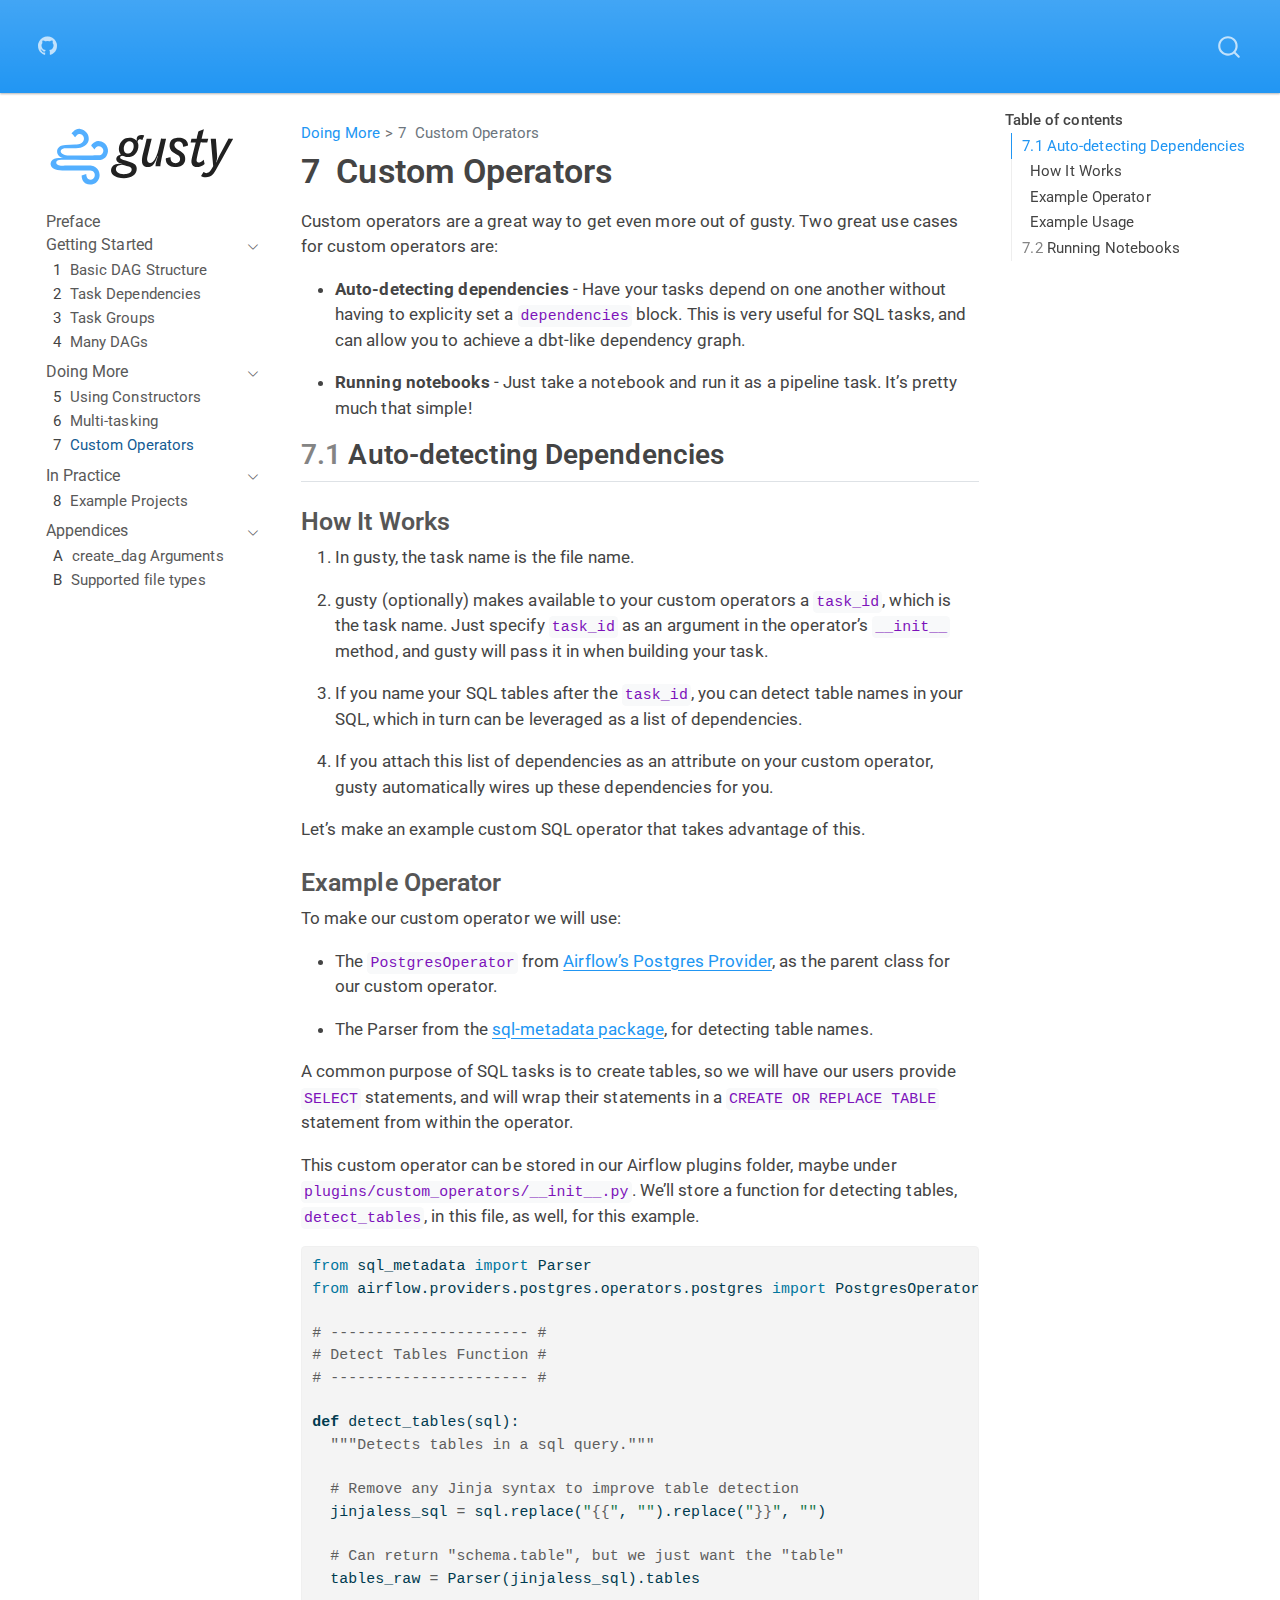
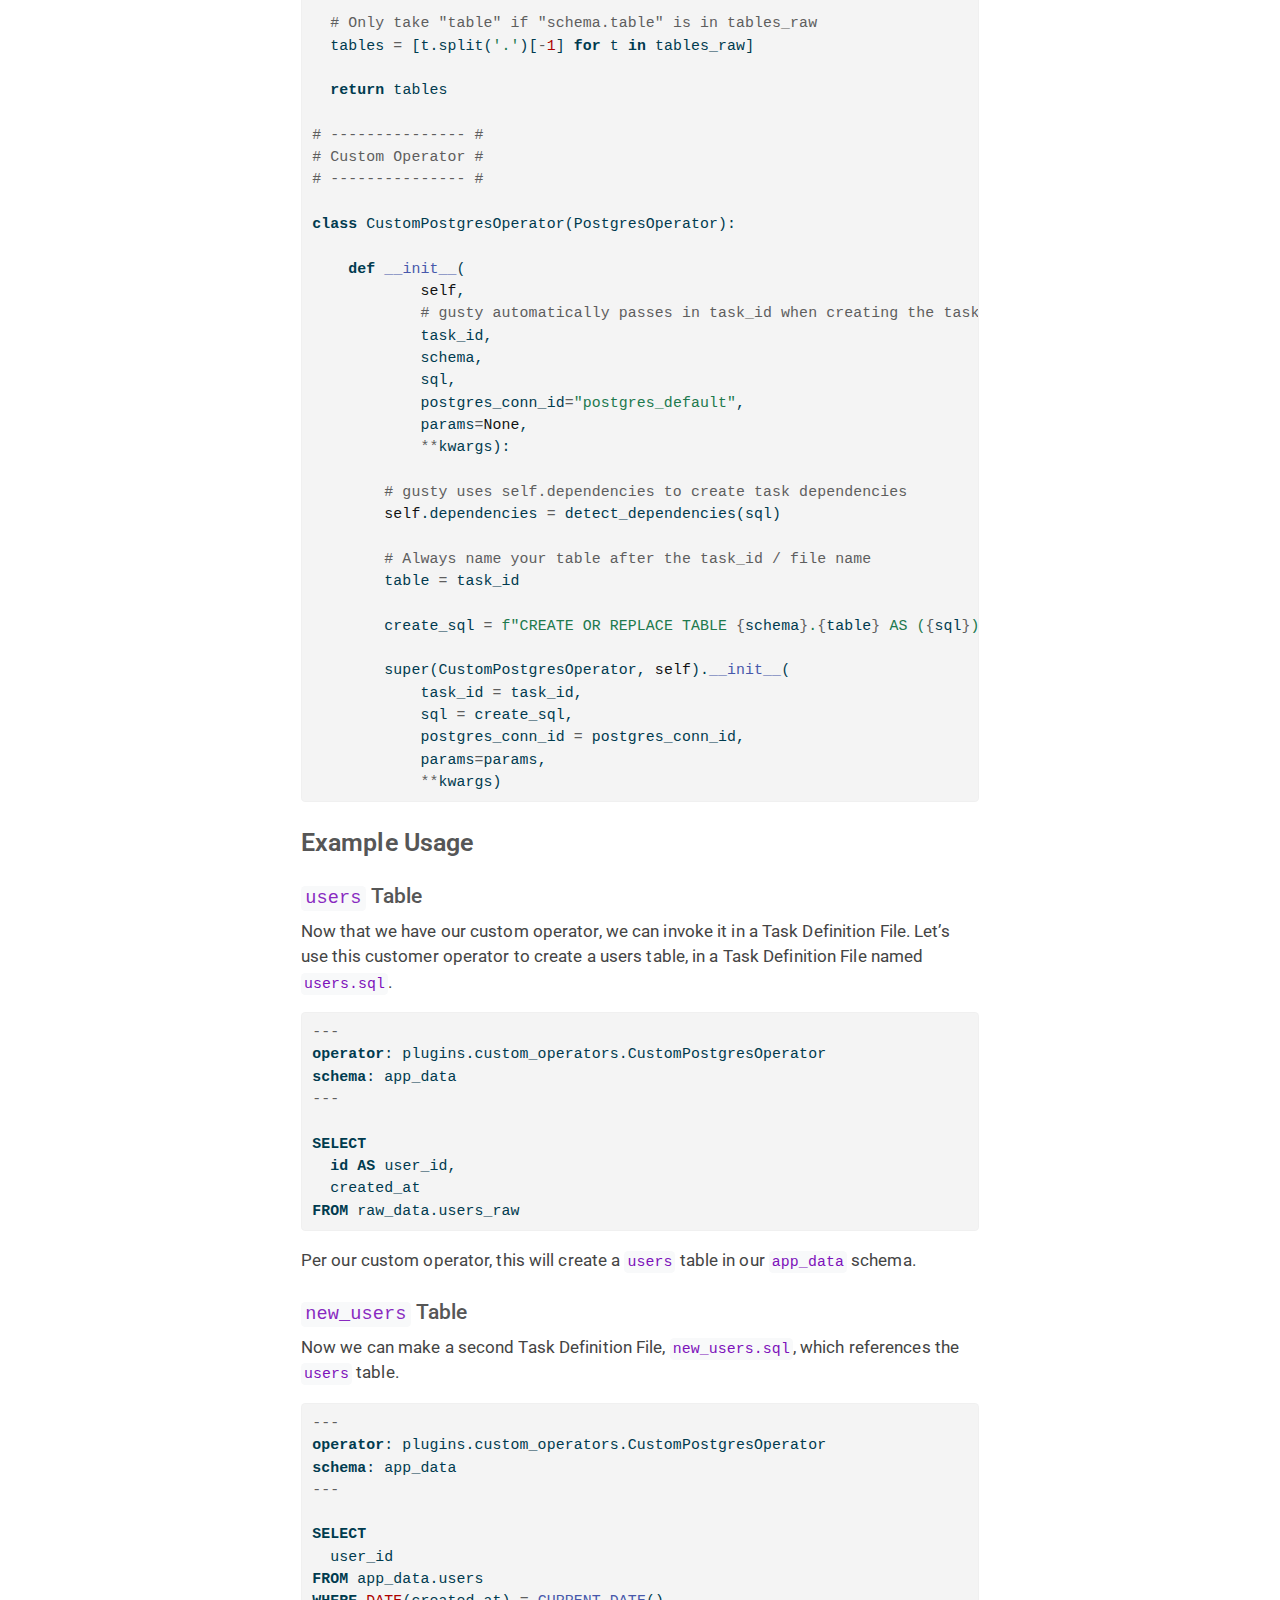
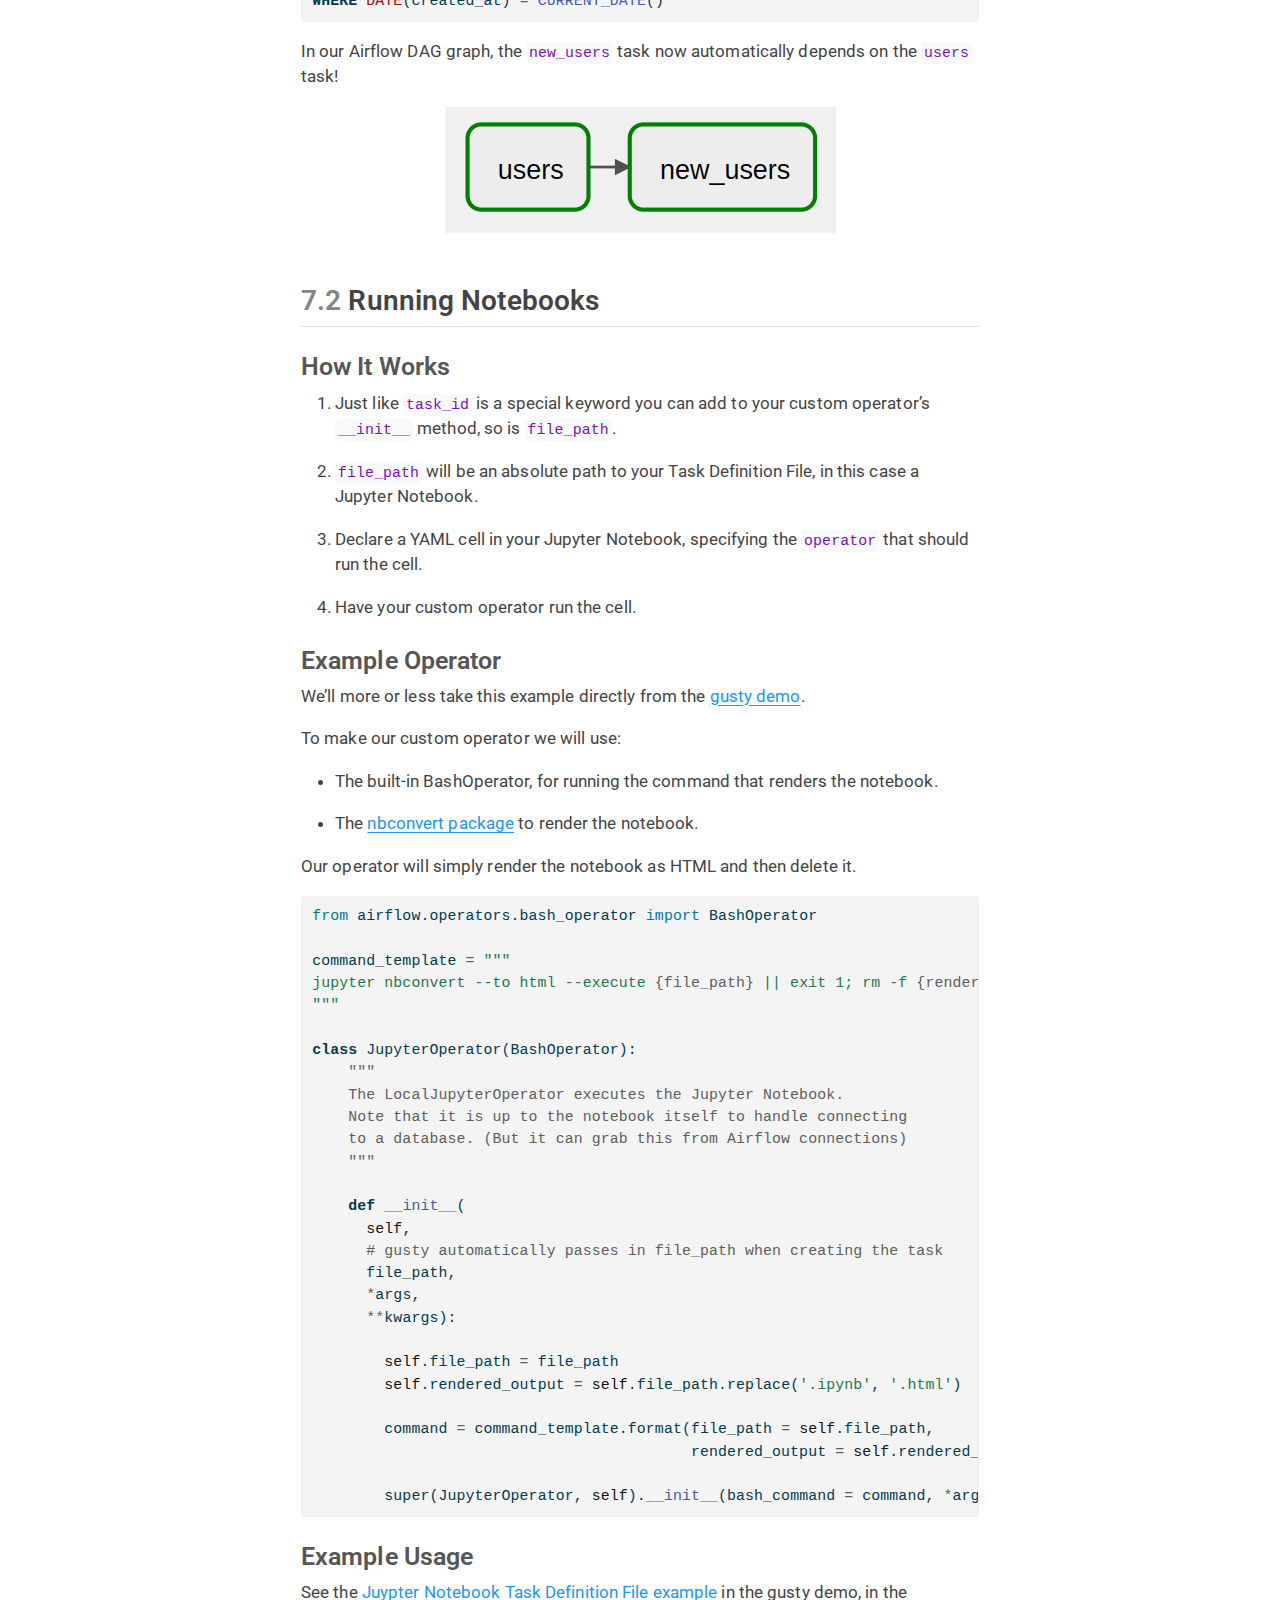
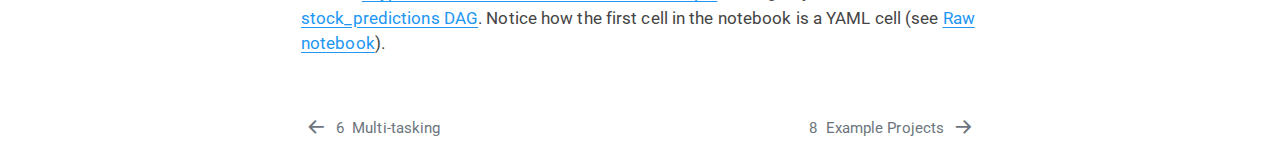
<file: custom-operators.html>
<!DOCTYPE html>
<html xmlns="http://www.w3.org/1999/xhtml" lang="en" xml:lang="en"><head>

<meta charset="utf-8">
<meta name="generator" content="quarto-1.6.42">

<meta name="viewport" content="width=device-width, initial-scale=1.0, user-scalable=yes">


<title>7&nbsp; Custom Operators</title>
<style>
code{white-space: pre-wrap;}
span.smallcaps{font-variant: small-caps;}
div.columns{display: flex; gap: min(4vw, 1.5em);}
div.column{flex: auto; overflow-x: auto;}
div.hanging-indent{margin-left: 1.5em; text-indent: -1.5em;}
ul.task-list{list-style: none;}
ul.task-list li input[type="checkbox"] {
  width: 0.8em;
  margin: 0 0.8em 0.2em -1em; /* quarto-specific, see https://github.com/quarto-dev/quarto-cli/issues/4556 */ 
  vertical-align: middle;
}
/* CSS for syntax highlighting */
pre > code.sourceCode { white-space: pre; position: relative; }
pre > code.sourceCode > span { line-height: 1.25; }
pre > code.sourceCode > span:empty { height: 1.2em; }
.sourceCode { overflow: visible; }
code.sourceCode > span { color: inherit; text-decoration: inherit; }
div.sourceCode { margin: 1em 0; }
pre.sourceCode { margin: 0; }
@media screen {
div.sourceCode { overflow: auto; }
}
@media print {
pre > code.sourceCode { white-space: pre-wrap; }
pre > code.sourceCode > span { display: inline-block; text-indent: -5em; padding-left: 5em; }
}
pre.numberSource code
  { counter-reset: source-line 0; }
pre.numberSource code > span
  { position: relative; left: -4em; counter-increment: source-line; }
pre.numberSource code > span > a:first-child::before
  { content: counter(source-line);
    position: relative; left: -1em; text-align: right; vertical-align: baseline;
    border: none; display: inline-block;
    -webkit-touch-callout: none; -webkit-user-select: none;
    -khtml-user-select: none; -moz-user-select: none;
    -ms-user-select: none; user-select: none;
    padding: 0 4px; width: 4em;
  }
pre.numberSource { margin-left: 3em;  padding-left: 4px; }
div.sourceCode
  {   }
@media screen {
pre > code.sourceCode > span > a:first-child::before { text-decoration: underline; }
}
</style>


<script src="site_libs/quarto-nav/quarto-nav.js"></script>
<script src="site_libs/clipboard/clipboard.min.js"></script>
<script src="site_libs/quarto-search/autocomplete.umd.js"></script>
<script src="site_libs/quarto-search/fuse.min.js"></script>
<script src="site_libs/quarto-search/quarto-search.js"></script>
<meta name="quarto:offset" content="./">
<link href="./example-projects.html" rel="next">
<link href="./multi-tasking.html" rel="prev">
<link href="./media/logo/favicon.png" rel="icon" type="image/png">
<script src="site_libs/quarto-html/quarto.js"></script>
<script src="site_libs/quarto-html/popper.min.js"></script>
<script src="site_libs/quarto-html/tippy.umd.min.js"></script>
<script src="site_libs/quarto-html/anchor.min.js"></script>
<link href="site_libs/quarto-html/tippy.css" rel="stylesheet">
<link href="site_libs/quarto-html/quarto-syntax-highlighting-2f5df379a58b258e96c21c0638c20c03.css" rel="stylesheet" id="quarto-text-highlighting-styles">
<script src="site_libs/bootstrap/bootstrap.min.js"></script>
<link href="site_libs/bootstrap/bootstrap-icons.css" rel="stylesheet">
<link href="site_libs/bootstrap/bootstrap-b4a8c6708121159c17675584afda1d05.min.css" rel="stylesheet" append-hash="true" id="quarto-bootstrap" data-mode="light">
<script id="quarto-search-options" type="application/json">{
  "location": "navbar",
  "copy-button": false,
  "collapse-after": 3,
  "panel-placement": "end",
  "type": "overlay",
  "limit": 50,
  "keyboard-shortcut": [
    "f",
    "/",
    "s"
  ],
  "show-item-context": false,
  "language": {
    "search-no-results-text": "No results",
    "search-matching-documents-text": "matching documents",
    "search-copy-link-title": "Copy link to search",
    "search-hide-matches-text": "Hide additional matches",
    "search-more-match-text": "more match in this document",
    "search-more-matches-text": "more matches in this document",
    "search-clear-button-title": "Clear",
    "search-text-placeholder": "",
    "search-detached-cancel-button-title": "Cancel",
    "search-submit-button-title": "Submit",
    "search-label": "Search"
  }
}</script>


</head>

<body class="nav-sidebar floating nav-fixed">

<div id="quarto-search-results"></div>
  <header id="quarto-header" class="headroom fixed-top">
    <nav class="navbar navbar-expand-lg " data-bs-theme="dark">
      <div class="navbar-container container-fluid">
            <div id="quarto-search" class="" title="Search"></div>
          <button class="navbar-toggler" type="button" data-bs-toggle="collapse" data-bs-target="#navbarCollapse" aria-controls="navbarCollapse" role="menu" aria-expanded="false" aria-label="Toggle navigation" onclick="if (window.quartoToggleHeadroom) { window.quartoToggleHeadroom(); }">
  <span class="navbar-toggler-icon"></span>
</button>
          <div class="collapse navbar-collapse" id="navbarCollapse">
            <ul class="navbar-nav navbar-nav-scroll me-auto">
  <li class="nav-item compact">
    <a class="nav-link" href="https://github.com/pipeline-tools/gusty"> <i class="bi bi-github" role="img">
</i> 
<span class="menu-text"></span></a>
  </li>  
</ul>
          </div> <!-- /navcollapse -->
            <div class="quarto-navbar-tools">
</div>
      </div> <!-- /container-fluid -->
    </nav>
  <nav class="quarto-secondary-nav">
    <div class="container-fluid d-flex">
      <button type="button" class="quarto-btn-toggle btn" data-bs-toggle="collapse" role="button" data-bs-target=".quarto-sidebar-collapse-item" aria-controls="quarto-sidebar" aria-expanded="false" aria-label="Toggle sidebar navigation" onclick="if (window.quartoToggleHeadroom) { window.quartoToggleHeadroom(); }">
        <i class="bi bi-layout-text-sidebar-reverse"></i>
      </button>
        <nav class="quarto-page-breadcrumbs" aria-label="breadcrumb"><ol class="breadcrumb"><li class="breadcrumb-item"><a href="./using-constructors.html">Doing More</a></li><li class="breadcrumb-item"><a href="./custom-operators.html"><span class="chapter-number">7</span>&nbsp; <span class="chapter-title">Custom Operators</span></a></li></ol></nav>
        <a class="flex-grow-1" role="navigation" data-bs-toggle="collapse" data-bs-target=".quarto-sidebar-collapse-item" aria-controls="quarto-sidebar" aria-expanded="false" aria-label="Toggle sidebar navigation" onclick="if (window.quartoToggleHeadroom) { window.quartoToggleHeadroom(); }">      
        </a>
    </div>
  </nav>
</header>
<!-- content -->
<div id="quarto-content" class="quarto-container page-columns page-rows-contents page-layout-article page-navbar">
<!-- sidebar -->
  <nav id="quarto-sidebar" class="sidebar collapse collapse-horizontal quarto-sidebar-collapse-item sidebar-navigation floating overflow-auto">
    <div class="pt-lg-2 mt-2 text-left sidebar-header">
      <a href="./index.html" class="sidebar-logo-link">
      <img src="./media/logo/logo_500.svg" alt="" class="sidebar-logo py-0 d-lg-inline d-none">
      </a>
      </div>
    <div class="sidebar-menu-container"> 
    <ul class="list-unstyled mt-1">
        <li class="sidebar-item">
  <div class="sidebar-item-container"> 
  <a href="./index.html" class="sidebar-item-text sidebar-link">
 <span class="menu-text">Preface</span></a>
  </div>
</li>
        <li class="sidebar-item sidebar-item-section">
      <div class="sidebar-item-container"> 
            <a class="sidebar-item-text sidebar-link text-start" data-bs-toggle="collapse" data-bs-target="#quarto-sidebar-section-1" role="navigation" aria-expanded="true">
 <span class="menu-text">Getting Started</span></a>
          <a class="sidebar-item-toggle text-start" data-bs-toggle="collapse" data-bs-target="#quarto-sidebar-section-1" role="navigation" aria-expanded="true" aria-label="Toggle section">
            <i class="bi bi-chevron-right ms-2"></i>
          </a> 
      </div>
      <ul id="quarto-sidebar-section-1" class="collapse list-unstyled sidebar-section depth1 show">  
          <li class="sidebar-item">
  <div class="sidebar-item-container"> 
  <a href="./gusty-basics.html" class="sidebar-item-text sidebar-link">
 <span class="menu-text"><span class="chapter-number">1</span>&nbsp; <span class="chapter-title">Basic DAG Structure</span></span></a>
  </div>
</li>
          <li class="sidebar-item">
  <div class="sidebar-item-container"> 
  <a href="./task-dependencies.html" class="sidebar-item-text sidebar-link">
 <span class="menu-text"><span class="chapter-number">2</span>&nbsp; <span class="chapter-title">Task Dependencies</span></span></a>
  </div>
</li>
          <li class="sidebar-item">
  <div class="sidebar-item-container"> 
  <a href="./task-groups.html" class="sidebar-item-text sidebar-link">
 <span class="menu-text"><span class="chapter-number">3</span>&nbsp; <span class="chapter-title">Task Groups</span></span></a>
  </div>
</li>
          <li class="sidebar-item">
  <div class="sidebar-item-container"> 
  <a href="./many-dags.html" class="sidebar-item-text sidebar-link">
 <span class="menu-text"><span class="chapter-number">4</span>&nbsp; <span class="chapter-title">Many DAGs</span></span></a>
  </div>
</li>
      </ul>
  </li>
        <li class="sidebar-item sidebar-item-section">
      <div class="sidebar-item-container"> 
            <a class="sidebar-item-text sidebar-link text-start" data-bs-toggle="collapse" data-bs-target="#quarto-sidebar-section-2" role="navigation" aria-expanded="true">
 <span class="menu-text">Doing More</span></a>
          <a class="sidebar-item-toggle text-start" data-bs-toggle="collapse" data-bs-target="#quarto-sidebar-section-2" role="navigation" aria-expanded="true" aria-label="Toggle section">
            <i class="bi bi-chevron-right ms-2"></i>
          </a> 
      </div>
      <ul id="quarto-sidebar-section-2" class="collapse list-unstyled sidebar-section depth1 show">  
          <li class="sidebar-item">
  <div class="sidebar-item-container"> 
  <a href="./using-constructors.html" class="sidebar-item-text sidebar-link">
 <span class="menu-text"><span class="chapter-number">5</span>&nbsp; <span class="chapter-title">Using Constructors</span></span></a>
  </div>
</li>
          <li class="sidebar-item">
  <div class="sidebar-item-container"> 
  <a href="./multi-tasking.html" class="sidebar-item-text sidebar-link">
 <span class="menu-text"><span class="chapter-number">6</span>&nbsp; <span class="chapter-title">Multi-tasking</span></span></a>
  </div>
</li>
          <li class="sidebar-item">
  <div class="sidebar-item-container"> 
  <a href="./custom-operators.html" class="sidebar-item-text sidebar-link active">
 <span class="menu-text"><span class="chapter-number">7</span>&nbsp; <span class="chapter-title">Custom Operators</span></span></a>
  </div>
</li>
      </ul>
  </li>
        <li class="sidebar-item sidebar-item-section">
      <div class="sidebar-item-container"> 
            <a class="sidebar-item-text sidebar-link text-start" data-bs-toggle="collapse" data-bs-target="#quarto-sidebar-section-3" role="navigation" aria-expanded="true">
 <span class="menu-text">In Practice</span></a>
          <a class="sidebar-item-toggle text-start" data-bs-toggle="collapse" data-bs-target="#quarto-sidebar-section-3" role="navigation" aria-expanded="true" aria-label="Toggle section">
            <i class="bi bi-chevron-right ms-2"></i>
          </a> 
      </div>
      <ul id="quarto-sidebar-section-3" class="collapse list-unstyled sidebar-section depth1 show">  
          <li class="sidebar-item">
  <div class="sidebar-item-container"> 
  <a href="./example-projects.html" class="sidebar-item-text sidebar-link">
 <span class="menu-text"><span class="chapter-number">8</span>&nbsp; <span class="chapter-title">Example Projects</span></span></a>
  </div>
</li>
      </ul>
  </li>
        <li class="sidebar-item sidebar-item-section">
      <div class="sidebar-item-container"> 
            <a class="sidebar-item-text sidebar-link text-start" data-bs-toggle="collapse" data-bs-target="#quarto-sidebar-section-4" role="navigation" aria-expanded="true">
 <span class="menu-text">Appendices</span></a>
          <a class="sidebar-item-toggle text-start" data-bs-toggle="collapse" data-bs-target="#quarto-sidebar-section-4" role="navigation" aria-expanded="true" aria-label="Toggle section">
            <i class="bi bi-chevron-right ms-2"></i>
          </a> 
      </div>
      <ul id="quarto-sidebar-section-4" class="collapse list-unstyled sidebar-section depth1 show">  
          <li class="sidebar-item">
  <div class="sidebar-item-container"> 
  <a href="./create-dag-args.html" class="sidebar-item-text sidebar-link">
 <span class="menu-text"><span class="chapter-number">A</span>&nbsp; <span class="chapter-title">create_dag Arguments</span></span></a>
  </div>
</li>
          <li class="sidebar-item">
  <div class="sidebar-item-container"> 
  <a href="./supported-file-types.html" class="sidebar-item-text sidebar-link">
 <span class="menu-text"><span class="chapter-number">B</span>&nbsp; <span class="chapter-title">Supported file types</span></span></a>
  </div>
</li>
      </ul>
  </li>
    </ul>
    </div>
</nav>
<div id="quarto-sidebar-glass" class="quarto-sidebar-collapse-item" data-bs-toggle="collapse" data-bs-target=".quarto-sidebar-collapse-item"></div>
<!-- margin-sidebar -->
    <div id="quarto-margin-sidebar" class="sidebar margin-sidebar">
        <nav id="TOC" role="doc-toc" class="toc-active">
    <h2 id="toc-title">Table of contents</h2>
   
  <ul>
  <li><a href="#auto-detecting-dependencies" id="toc-auto-detecting-dependencies" class="nav-link active" data-scroll-target="#auto-detecting-dependencies"><span class="header-section-number">7.1</span> Auto-detecting Dependencies</a>
  <ul class="collapse">
  <li><a href="#how-it-works" id="toc-how-it-works" class="nav-link" data-scroll-target="#how-it-works">How It Works</a></li>
  <li><a href="#example-operator" id="toc-example-operator" class="nav-link" data-scroll-target="#example-operator">Example Operator</a></li>
  <li><a href="#example-usage" id="toc-example-usage" class="nav-link" data-scroll-target="#example-usage">Example Usage</a></li>
  </ul></li>
  <li><a href="#running-notebooks" id="toc-running-notebooks" class="nav-link" data-scroll-target="#running-notebooks"><span class="header-section-number">7.2</span> Running Notebooks</a>
  <ul class="collapse">
  <li><a href="#how-it-works-1" id="toc-how-it-works-1" class="nav-link" data-scroll-target="#how-it-works-1">How It Works</a></li>
  <li><a href="#example-operator-1" id="toc-example-operator-1" class="nav-link" data-scroll-target="#example-operator-1">Example Operator</a></li>
  <li><a href="#example-usage-1" id="toc-example-usage-1" class="nav-link" data-scroll-target="#example-usage-1">Example Usage</a></li>
  </ul></li>
  </ul>
</nav>
    </div>
<!-- main -->
<main class="content" id="quarto-document-content">

<header id="title-block-header" class="quarto-title-block default"><nav class="quarto-page-breadcrumbs quarto-title-breadcrumbs d-none d-lg-block" aria-label="breadcrumb"><ol class="breadcrumb"><li class="breadcrumb-item"><a href="./using-constructors.html">Doing More</a></li><li class="breadcrumb-item"><a href="./custom-operators.html"><span class="chapter-number">7</span>&nbsp; <span class="chapter-title">Custom Operators</span></a></li></ol></nav>
<div class="quarto-title">
<h1 class="title"><span class="chapter-number">7</span>&nbsp; <span class="chapter-title">Custom Operators</span></h1>
</div>



<div class="quarto-title-meta">

    
  
    
  </div>
  


</header>


<p>Custom operators are a great way to get even more out of gusty. Two great use cases for custom operators are:</p>
<ul>
<li><p><strong>Auto-detecting dependencies</strong> - Have your tasks depend on one another without having to explicity set a <code>dependencies</code> block. This is very useful for SQL tasks, and can allow you to achieve a dbt-like dependency graph.</p></li>
<li><p><strong>Running notebooks</strong> - Just take a notebook and run it as a pipeline task. It’s pretty much that simple!</p></li>
</ul>
<section id="auto-detecting-dependencies" class="level2" data-number="7.1">
<h2 data-number="7.1" class="anchored" data-anchor-id="auto-detecting-dependencies"><span class="header-section-number">7.1</span> Auto-detecting Dependencies</h2>
<section id="how-it-works" class="level3">
<h3 class="anchored" data-anchor-id="how-it-works">How It Works</h3>
<ol type="1">
<li><p>In gusty, the task name is the file name.</p></li>
<li><p>gusty (optionally) makes available to your custom operators a <code>task_id</code>, which is the task name. Just specify <code>task_id</code> as an argument in the operator’s <code>__init__</code> method, and gusty will pass it in when building your task.</p></li>
<li><p>If you name your SQL tables after the <code>task_id</code>, you can detect table names in your SQL, which in turn can be leveraged as a list of dependencies.</p></li>
<li><p>If you attach this list of dependencies as an attribute on your custom operator, gusty automatically wires up these dependencies for you.</p></li>
</ol>
<p>Let’s make an example custom SQL operator that takes advantage of this.</p>
</section>
<section id="example-operator" class="level3">
<h3 class="anchored" data-anchor-id="example-operator">Example Operator</h3>
<p>To make our custom operator we will use:</p>
<ul>
<li><p>The <code>PostgresOperator</code> from <a href="https://airflow.apache.org/docs/apache-airflow-providers-postgres/stable/_api/airflow/providers/postgres/operators/postgres/index.html#airflow.providers.postgres.operators.postgres.PostgresOperator">Airflow’s Postgres Provider</a>, as the parent class for our custom operator.</p></li>
<li><p>The Parser from the <a href="https://pypi.org/project/sql-metadata">sql-metadata package</a>, for detecting table names.</p></li>
</ul>
<p>A common purpose of SQL tasks is to create tables, so we will have our users provide <code>SELECT</code> statements, and will wrap their statements in a <code>CREATE OR REPLACE TABLE</code> statement from within the operator.</p>
<p>This custom operator can be stored in our Airflow plugins folder, maybe under <code>plugins/custom_operators/__init__.py</code>. We’ll store a function for detecting tables, <code>detect_tables</code>, in this file, as well, for this example.</p>
<div class="sourceCode" id="cb1"><pre class="sourceCode python code-with-copy"><code class="sourceCode python"><span id="cb1-1"><a href="#cb1-1" aria-hidden="true" tabindex="-1"></a><span class="im">from</span> sql_metadata <span class="im">import</span> Parser</span>
<span id="cb1-2"><a href="#cb1-2" aria-hidden="true" tabindex="-1"></a><span class="im">from</span> airflow.providers.postgres.operators.postgres <span class="im">import</span> PostgresOperator</span>
<span id="cb1-3"><a href="#cb1-3" aria-hidden="true" tabindex="-1"></a></span>
<span id="cb1-4"><a href="#cb1-4" aria-hidden="true" tabindex="-1"></a><span class="co"># ---------------------- #</span></span>
<span id="cb1-5"><a href="#cb1-5" aria-hidden="true" tabindex="-1"></a><span class="co"># Detect Tables Function #</span></span>
<span id="cb1-6"><a href="#cb1-6" aria-hidden="true" tabindex="-1"></a><span class="co"># ---------------------- #</span></span>
<span id="cb1-7"><a href="#cb1-7" aria-hidden="true" tabindex="-1"></a></span>
<span id="cb1-8"><a href="#cb1-8" aria-hidden="true" tabindex="-1"></a><span class="kw">def</span> detect_tables(sql):</span>
<span id="cb1-9"><a href="#cb1-9" aria-hidden="true" tabindex="-1"></a>  <span class="co">"""Detects tables in a sql query."""</span></span>
<span id="cb1-10"><a href="#cb1-10" aria-hidden="true" tabindex="-1"></a>  </span>
<span id="cb1-11"><a href="#cb1-11" aria-hidden="true" tabindex="-1"></a>  <span class="co"># Remove any Jinja syntax to improve table detection</span></span>
<span id="cb1-12"><a href="#cb1-12" aria-hidden="true" tabindex="-1"></a>  jinjaless_sql <span class="op">=</span> sql.replace(<span class="st">"</span><span class="sc">{{</span><span class="st">"</span>, <span class="st">""</span>).replace(<span class="st">"</span><span class="sc">}}</span><span class="st">"</span>, <span class="st">""</span>)</span>
<span id="cb1-13"><a href="#cb1-13" aria-hidden="true" tabindex="-1"></a>  </span>
<span id="cb1-14"><a href="#cb1-14" aria-hidden="true" tabindex="-1"></a>  <span class="co"># Can return "schema.table", but we just want the "table"</span></span>
<span id="cb1-15"><a href="#cb1-15" aria-hidden="true" tabindex="-1"></a>  tables_raw <span class="op">=</span> Parser(jinjaless_sql).tables</span>
<span id="cb1-16"><a href="#cb1-16" aria-hidden="true" tabindex="-1"></a>  </span>
<span id="cb1-17"><a href="#cb1-17" aria-hidden="true" tabindex="-1"></a>  <span class="co"># Only take "table" if "schema.table" is in tables_raw</span></span>
<span id="cb1-18"><a href="#cb1-18" aria-hidden="true" tabindex="-1"></a>  tables <span class="op">=</span> [t.split(<span class="st">'.'</span>)[<span class="op">-</span><span class="dv">1</span>] <span class="cf">for</span> t <span class="kw">in</span> tables_raw]</span>
<span id="cb1-19"><a href="#cb1-19" aria-hidden="true" tabindex="-1"></a>  </span>
<span id="cb1-20"><a href="#cb1-20" aria-hidden="true" tabindex="-1"></a>  <span class="cf">return</span> tables</span>
<span id="cb1-21"><a href="#cb1-21" aria-hidden="true" tabindex="-1"></a></span>
<span id="cb1-22"><a href="#cb1-22" aria-hidden="true" tabindex="-1"></a><span class="co"># --------------- #</span></span>
<span id="cb1-23"><a href="#cb1-23" aria-hidden="true" tabindex="-1"></a><span class="co"># Custom Operator #</span></span>
<span id="cb1-24"><a href="#cb1-24" aria-hidden="true" tabindex="-1"></a><span class="co"># --------------- #</span></span>
<span id="cb1-25"><a href="#cb1-25" aria-hidden="true" tabindex="-1"></a></span>
<span id="cb1-26"><a href="#cb1-26" aria-hidden="true" tabindex="-1"></a><span class="kw">class</span> CustomPostgresOperator(PostgresOperator):</span>
<span id="cb1-27"><a href="#cb1-27" aria-hidden="true" tabindex="-1"></a></span>
<span id="cb1-28"><a href="#cb1-28" aria-hidden="true" tabindex="-1"></a>    <span class="kw">def</span> <span class="fu">__init__</span>(</span>
<span id="cb1-29"><a href="#cb1-29" aria-hidden="true" tabindex="-1"></a>            <span class="va">self</span>,</span>
<span id="cb1-30"><a href="#cb1-30" aria-hidden="true" tabindex="-1"></a>            <span class="co"># gusty automatically passes in task_id when creating the task</span></span>
<span id="cb1-31"><a href="#cb1-31" aria-hidden="true" tabindex="-1"></a>            task_id,</span>
<span id="cb1-32"><a href="#cb1-32" aria-hidden="true" tabindex="-1"></a>            schema,</span>
<span id="cb1-33"><a href="#cb1-33" aria-hidden="true" tabindex="-1"></a>            sql,</span>
<span id="cb1-34"><a href="#cb1-34" aria-hidden="true" tabindex="-1"></a>            postgres_conn_id<span class="op">=</span><span class="st">"postgres_default"</span>,</span>
<span id="cb1-35"><a href="#cb1-35" aria-hidden="true" tabindex="-1"></a>            params<span class="op">=</span><span class="va">None</span>,</span>
<span id="cb1-36"><a href="#cb1-36" aria-hidden="true" tabindex="-1"></a>            <span class="op">**</span>kwargs):</span>
<span id="cb1-37"><a href="#cb1-37" aria-hidden="true" tabindex="-1"></a>        </span>
<span id="cb1-38"><a href="#cb1-38" aria-hidden="true" tabindex="-1"></a>        <span class="co"># gusty uses self.dependencies to create task dependencies</span></span>
<span id="cb1-39"><a href="#cb1-39" aria-hidden="true" tabindex="-1"></a>        <span class="va">self</span>.dependencies <span class="op">=</span> detect_dependencies(sql)</span>
<span id="cb1-40"><a href="#cb1-40" aria-hidden="true" tabindex="-1"></a>        </span>
<span id="cb1-41"><a href="#cb1-41" aria-hidden="true" tabindex="-1"></a>        <span class="co"># Always name your table after the task_id / file name</span></span>
<span id="cb1-42"><a href="#cb1-42" aria-hidden="true" tabindex="-1"></a>        table <span class="op">=</span> task_id</span>
<span id="cb1-43"><a href="#cb1-43" aria-hidden="true" tabindex="-1"></a></span>
<span id="cb1-44"><a href="#cb1-44" aria-hidden="true" tabindex="-1"></a>        create_sql <span class="op">=</span> <span class="ss">f"CREATE OR REPLACE TABLE </span><span class="sc">{</span>schema<span class="sc">}</span><span class="ss">.</span><span class="sc">{</span>table<span class="sc">}</span><span class="ss"> AS (</span><span class="sc">{</span>sql<span class="sc">}</span><span class="ss">)"</span></span>
<span id="cb1-45"><a href="#cb1-45" aria-hidden="true" tabindex="-1"></a></span>
<span id="cb1-46"><a href="#cb1-46" aria-hidden="true" tabindex="-1"></a>        <span class="bu">super</span>(CustomPostgresOperator, <span class="va">self</span>).<span class="fu">__init__</span>(</span>
<span id="cb1-47"><a href="#cb1-47" aria-hidden="true" tabindex="-1"></a>            task_id <span class="op">=</span> task_id,</span>
<span id="cb1-48"><a href="#cb1-48" aria-hidden="true" tabindex="-1"></a>            sql <span class="op">=</span> create_sql,</span>
<span id="cb1-49"><a href="#cb1-49" aria-hidden="true" tabindex="-1"></a>            postgres_conn_id <span class="op">=</span> postgres_conn_id,</span>
<span id="cb1-50"><a href="#cb1-50" aria-hidden="true" tabindex="-1"></a>            params<span class="op">=</span>params,</span>
<span id="cb1-51"><a href="#cb1-51" aria-hidden="true" tabindex="-1"></a>            <span class="op">**</span>kwargs)</span></code><button title="Copy to Clipboard" class="code-copy-button"><i class="bi"></i></button></pre></div>
</section>
<section id="example-usage" class="level3">
<h3 class="anchored" data-anchor-id="example-usage">Example Usage</h3>
<section id="users-table" class="level4">
<h4 class="anchored" data-anchor-id="users-table"><code>users</code> Table</h4>
<p>Now that we have our custom operator, we can invoke it in a Task Definition File. Let’s use this customer operator to create a users table, in a Task Definition File named <code>users.sql</code>.</p>
<div class="sourceCode" id="cb2"><pre class="sourceCode sql code-with-copy"><code class="sourceCode sql"><span id="cb2-1"><a href="#cb2-1" aria-hidden="true" tabindex="-1"></a><span class="co">---</span></span>
<span id="cb2-2"><a href="#cb2-2" aria-hidden="true" tabindex="-1"></a><span class="kw">operator</span>: plugins.custom_operators.CustomPostgresOperator</span>
<span id="cb2-3"><a href="#cb2-3" aria-hidden="true" tabindex="-1"></a><span class="kw">schema</span>: app_data</span>
<span id="cb2-4"><a href="#cb2-4" aria-hidden="true" tabindex="-1"></a><span class="co">---</span></span>
<span id="cb2-5"><a href="#cb2-5" aria-hidden="true" tabindex="-1"></a></span>
<span id="cb2-6"><a href="#cb2-6" aria-hidden="true" tabindex="-1"></a><span class="kw">SELECT</span></span>
<span id="cb2-7"><a href="#cb2-7" aria-hidden="true" tabindex="-1"></a>  <span class="kw">id</span> <span class="kw">AS</span> user_id,</span>
<span id="cb2-8"><a href="#cb2-8" aria-hidden="true" tabindex="-1"></a>  created_at</span>
<span id="cb2-9"><a href="#cb2-9" aria-hidden="true" tabindex="-1"></a><span class="kw">FROM</span> raw_data.users_raw</span></code><button title="Copy to Clipboard" class="code-copy-button"><i class="bi"></i></button></pre></div>
<p>Per our custom operator, this will create a <code>users</code> table in our <code>app_data</code> schema.</p>
</section>
<section id="new_users-table" class="level4">
<h4 class="anchored" data-anchor-id="new_users-table"><code>new_users</code> Table</h4>
<p>Now we can make a second Task Definition File, <code>new_users.sql</code>, which references the <code>users</code> table.</p>
<div class="sourceCode" id="cb3"><pre class="sourceCode sql code-with-copy"><code class="sourceCode sql"><span id="cb3-1"><a href="#cb3-1" aria-hidden="true" tabindex="-1"></a><span class="co">---</span></span>
<span id="cb3-2"><a href="#cb3-2" aria-hidden="true" tabindex="-1"></a><span class="kw">operator</span>: plugins.custom_operators.CustomPostgresOperator</span>
<span id="cb3-3"><a href="#cb3-3" aria-hidden="true" tabindex="-1"></a><span class="kw">schema</span>: app_data</span>
<span id="cb3-4"><a href="#cb3-4" aria-hidden="true" tabindex="-1"></a><span class="co">---</span></span>
<span id="cb3-5"><a href="#cb3-5" aria-hidden="true" tabindex="-1"></a></span>
<span id="cb3-6"><a href="#cb3-6" aria-hidden="true" tabindex="-1"></a><span class="kw">SELECT</span></span>
<span id="cb3-7"><a href="#cb3-7" aria-hidden="true" tabindex="-1"></a>  user_id</span>
<span id="cb3-8"><a href="#cb3-8" aria-hidden="true" tabindex="-1"></a><span class="kw">FROM</span> app_data.users</span>
<span id="cb3-9"><a href="#cb3-9" aria-hidden="true" tabindex="-1"></a><span class="kw">WHERE</span> <span class="dt">DATE</span>(created_at) <span class="op">=</span> <span class="fu">CURRENT_DATE</span>()</span></code><button title="Copy to Clipboard" class="code-copy-button"><i class="bi"></i></button></pre></div>
<p>In our Airflow DAG graph, the <code>new_users</code> task now automatically depends on the <code>users</code> task!</p>
<div class="quarto-figure quarto-figure-center">
<figure class="figure">
<p><img src="media/images/custom-operators/auto-deps.png" class="img-fluid quarto-figure quarto-figure-center figure-img"></p>
</figure>
</div>
</section>
</section>
</section>
<section id="running-notebooks" class="level2" data-number="7.2">
<h2 data-number="7.2" class="anchored" data-anchor-id="running-notebooks"><span class="header-section-number">7.2</span> Running Notebooks</h2>
<section id="how-it-works-1" class="level3">
<h3 class="anchored" data-anchor-id="how-it-works-1">How It Works</h3>
<ol type="1">
<li><p>Just like <code>task_id</code> is a special keyword you can add to your custom operator’s <code>__init__</code> method, so is <code>file_path</code>.</p></li>
<li><p><code>file_path</code> will be an absolute path to your Task Definition File, in this case a Jupyter Notebook.</p></li>
<li><p>Declare a YAML cell in your Jupyter Notebook, specifying the <code>operator</code> that should run the cell.</p></li>
<li><p>Have your custom operator run the cell.</p></li>
</ol>
</section>
<section id="example-operator-1" class="level3">
<h3 class="anchored" data-anchor-id="example-operator-1">Example Operator</h3>
<p>We’ll more or less take this example directly from the <a href="https://github.com/pipeline-tools/gusty-demo/blob/main/airflow/operators/jupyter_operator.py">gusty demo</a>.</p>
<p>To make our custom operator we will use:</p>
<ul>
<li><p>The built-in BashOperator, for running the command that renders the notebook.</p></li>
<li><p>The <a href="https://pypi.org/project/nbconvert/">nbconvert package</a> to render the notebook.</p></li>
</ul>
<p>Our operator will simply render the notebook as HTML and then delete it.</p>
<div class="sourceCode" id="cb4"><pre class="sourceCode python code-with-copy"><code class="sourceCode python"><span id="cb4-1"><a href="#cb4-1" aria-hidden="true" tabindex="-1"></a><span class="im">from</span> airflow.operators.bash_operator <span class="im">import</span> BashOperator</span>
<span id="cb4-2"><a href="#cb4-2" aria-hidden="true" tabindex="-1"></a></span>
<span id="cb4-3"><a href="#cb4-3" aria-hidden="true" tabindex="-1"></a>command_template <span class="op">=</span> <span class="st">"""</span></span>
<span id="cb4-4"><a href="#cb4-4" aria-hidden="true" tabindex="-1"></a><span class="st">jupyter nbconvert --to html --execute </span><span class="sc">{file_path}</span><span class="st"> || exit 1; rm -f </span><span class="sc">{rendered_output}</span></span>
<span id="cb4-5"><a href="#cb4-5" aria-hidden="true" tabindex="-1"></a><span class="st">"""</span></span>
<span id="cb4-6"><a href="#cb4-6" aria-hidden="true" tabindex="-1"></a></span>
<span id="cb4-7"><a href="#cb4-7" aria-hidden="true" tabindex="-1"></a><span class="kw">class</span> JupyterOperator(BashOperator):</span>
<span id="cb4-8"><a href="#cb4-8" aria-hidden="true" tabindex="-1"></a>    <span class="co">"""</span></span>
<span id="cb4-9"><a href="#cb4-9" aria-hidden="true" tabindex="-1"></a><span class="co">    The LocalJupyterOperator executes the Jupyter Notebook.</span></span>
<span id="cb4-10"><a href="#cb4-10" aria-hidden="true" tabindex="-1"></a><span class="co">    Note that it is up to the notebook itself to handle connecting</span></span>
<span id="cb4-11"><a href="#cb4-11" aria-hidden="true" tabindex="-1"></a><span class="co">    to a database. (But it can grab this from Airflow connections)</span></span>
<span id="cb4-12"><a href="#cb4-12" aria-hidden="true" tabindex="-1"></a><span class="co">    """</span></span>
<span id="cb4-13"><a href="#cb4-13" aria-hidden="true" tabindex="-1"></a></span>
<span id="cb4-14"><a href="#cb4-14" aria-hidden="true" tabindex="-1"></a>    <span class="kw">def</span> <span class="fu">__init__</span>(</span>
<span id="cb4-15"><a href="#cb4-15" aria-hidden="true" tabindex="-1"></a>      <span class="va">self</span>,</span>
<span id="cb4-16"><a href="#cb4-16" aria-hidden="true" tabindex="-1"></a>      <span class="co"># gusty automatically passes in file_path when creating the task</span></span>
<span id="cb4-17"><a href="#cb4-17" aria-hidden="true" tabindex="-1"></a>      file_path,</span>
<span id="cb4-18"><a href="#cb4-18" aria-hidden="true" tabindex="-1"></a>      <span class="op">*</span>args,</span>
<span id="cb4-19"><a href="#cb4-19" aria-hidden="true" tabindex="-1"></a>      <span class="op">**</span>kwargs):</span>
<span id="cb4-20"><a href="#cb4-20" aria-hidden="true" tabindex="-1"></a>      </span>
<span id="cb4-21"><a href="#cb4-21" aria-hidden="true" tabindex="-1"></a>        <span class="va">self</span>.file_path <span class="op">=</span> file_path</span>
<span id="cb4-22"><a href="#cb4-22" aria-hidden="true" tabindex="-1"></a>        <span class="va">self</span>.rendered_output <span class="op">=</span> <span class="va">self</span>.file_path.replace(<span class="st">'.ipynb'</span>, <span class="st">'.html'</span>)</span>
<span id="cb4-23"><a href="#cb4-23" aria-hidden="true" tabindex="-1"></a></span>
<span id="cb4-24"><a href="#cb4-24" aria-hidden="true" tabindex="-1"></a>        command <span class="op">=</span> command_template.<span class="bu">format</span>(file_path <span class="op">=</span> <span class="va">self</span>.file_path,</span>
<span id="cb4-25"><a href="#cb4-25" aria-hidden="true" tabindex="-1"></a>                                          rendered_output <span class="op">=</span> <span class="va">self</span>.rendered_output)</span>
<span id="cb4-26"><a href="#cb4-26" aria-hidden="true" tabindex="-1"></a></span>
<span id="cb4-27"><a href="#cb4-27" aria-hidden="true" tabindex="-1"></a>        <span class="bu">super</span>(JupyterOperator, <span class="va">self</span>).<span class="fu">__init__</span>(bash_command <span class="op">=</span> command, <span class="op">*</span>args, <span class="op">**</span>kwargs)</span></code><button title="Copy to Clipboard" class="code-copy-button"><i class="bi"></i></button></pre></div>
</section>
<section id="example-usage-1" class="level3">
<h3 class="anchored" data-anchor-id="example-usage-1">Example Usage</h3>
<p>See the <a href="https://github.com/pipeline-tools/gusty-demo/blob/main/airflow/dags/stock_predictions/stock_data.ipynb">Juypter Notebook Task Definition File example</a> in the gusty demo, in the <a href="https://github.com/pipeline-tools/gusty-demo/tree/main/airflow/dags/stock_predictions">stock_predictions DAG</a>. Notice how the first cell in the notebook is a YAML cell (see <a href="https://raw.githubusercontent.com/pipeline-tools/gusty-demo/main/airflow/dags/stock_predictions/stock_data.ipynb">Raw notebook</a>).</p>


</section>
</section>

</main> <!-- /main -->
<script id="quarto-html-after-body" type="application/javascript">
window.document.addEventListener("DOMContentLoaded", function (event) {
  const toggleBodyColorMode = (bsSheetEl) => {
    const mode = bsSheetEl.getAttribute("data-mode");
    const bodyEl = window.document.querySelector("body");
    if (mode === "dark") {
      bodyEl.classList.add("quarto-dark");
      bodyEl.classList.remove("quarto-light");
    } else {
      bodyEl.classList.add("quarto-light");
      bodyEl.classList.remove("quarto-dark");
    }
  }
  const toggleBodyColorPrimary = () => {
    const bsSheetEl = window.document.querySelector("link#quarto-bootstrap");
    if (bsSheetEl) {
      toggleBodyColorMode(bsSheetEl);
    }
  }
  toggleBodyColorPrimary();  
  const icon = "";
  const anchorJS = new window.AnchorJS();
  anchorJS.options = {
    placement: 'right',
    icon: icon
  };
  anchorJS.add('.anchored');
  const isCodeAnnotation = (el) => {
    for (const clz of el.classList) {
      if (clz.startsWith('code-annotation-')) {                     
        return true;
      }
    }
    return false;
  }
  const onCopySuccess = function(e) {
    // button target
    const button = e.trigger;
    // don't keep focus
    button.blur();
    // flash "checked"
    button.classList.add('code-copy-button-checked');
    var currentTitle = button.getAttribute("title");
    button.setAttribute("title", "Copied!");
    let tooltip;
    if (window.bootstrap) {
      button.setAttribute("data-bs-toggle", "tooltip");
      button.setAttribute("data-bs-placement", "left");
      button.setAttribute("data-bs-title", "Copied!");
      tooltip = new bootstrap.Tooltip(button, 
        { trigger: "manual", 
          customClass: "code-copy-button-tooltip",
          offset: [0, -8]});
      tooltip.show();    
    }
    setTimeout(function() {
      if (tooltip) {
        tooltip.hide();
        button.removeAttribute("data-bs-title");
        button.removeAttribute("data-bs-toggle");
        button.removeAttribute("data-bs-placement");
      }
      button.setAttribute("title", currentTitle);
      button.classList.remove('code-copy-button-checked');
    }, 1000);
    // clear code selection
    e.clearSelection();
  }
  const getTextToCopy = function(trigger) {
      const codeEl = trigger.previousElementSibling.cloneNode(true);
      for (const childEl of codeEl.children) {
        if (isCodeAnnotation(childEl)) {
          childEl.remove();
        }
      }
      return codeEl.innerText;
  }
  const clipboard = new window.ClipboardJS('.code-copy-button:not([data-in-quarto-modal])', {
    text: getTextToCopy
  });
  clipboard.on('success', onCopySuccess);
  if (window.document.getElementById('quarto-embedded-source-code-modal')) {
    const clipboardModal = new window.ClipboardJS('.code-copy-button[data-in-quarto-modal]', {
      text: getTextToCopy,
      container: window.document.getElementById('quarto-embedded-source-code-modal')
    });
    clipboardModal.on('success', onCopySuccess);
  }
    var localhostRegex = new RegExp(/^(?:http|https):\/\/localhost\:?[0-9]*\//);
    var mailtoRegex = new RegExp(/^mailto:/);
      var filterRegex = new RegExp('/' + window.location.host + '/');
    var isInternal = (href) => {
        return filterRegex.test(href) || localhostRegex.test(href) || mailtoRegex.test(href);
    }
    // Inspect non-navigation links and adorn them if external
 	var links = window.document.querySelectorAll('a[href]:not(.nav-link):not(.navbar-brand):not(.toc-action):not(.sidebar-link):not(.sidebar-item-toggle):not(.pagination-link):not(.no-external):not([aria-hidden]):not(.dropdown-item):not(.quarto-navigation-tool):not(.about-link)');
    for (var i=0; i<links.length; i++) {
      const link = links[i];
      if (!isInternal(link.href)) {
        // undo the damage that might have been done by quarto-nav.js in the case of
        // links that we want to consider external
        if (link.dataset.originalHref !== undefined) {
          link.href = link.dataset.originalHref;
        }
      }
    }
  function tippyHover(el, contentFn, onTriggerFn, onUntriggerFn) {
    const config = {
      allowHTML: true,
      maxWidth: 500,
      delay: 100,
      arrow: false,
      appendTo: function(el) {
          return el.parentElement;
      },
      interactive: true,
      interactiveBorder: 10,
      theme: 'quarto',
      placement: 'bottom-start',
    };
    if (contentFn) {
      config.content = contentFn;
    }
    if (onTriggerFn) {
      config.onTrigger = onTriggerFn;
    }
    if (onUntriggerFn) {
      config.onUntrigger = onUntriggerFn;
    }
    window.tippy(el, config); 
  }
  const noterefs = window.document.querySelectorAll('a[role="doc-noteref"]');
  for (var i=0; i<noterefs.length; i++) {
    const ref = noterefs[i];
    tippyHover(ref, function() {
      // use id or data attribute instead here
      let href = ref.getAttribute('data-footnote-href') || ref.getAttribute('href');
      try { href = new URL(href).hash; } catch {}
      const id = href.replace(/^#\/?/, "");
      const note = window.document.getElementById(id);
      if (note) {
        return note.innerHTML;
      } else {
        return "";
      }
    });
  }
  const xrefs = window.document.querySelectorAll('a.quarto-xref');
  const processXRef = (id, note) => {
    // Strip column container classes
    const stripColumnClz = (el) => {
      el.classList.remove("page-full", "page-columns");
      if (el.children) {
        for (const child of el.children) {
          stripColumnClz(child);
        }
      }
    }
    stripColumnClz(note)
    if (id === null || id.startsWith('sec-')) {
      // Special case sections, only their first couple elements
      const container = document.createElement("div");
      if (note.children && note.children.length > 2) {
        container.appendChild(note.children[0].cloneNode(true));
        for (let i = 1; i < note.children.length; i++) {
          const child = note.children[i];
          if (child.tagName === "P" && child.innerText === "") {
            continue;
          } else {
            container.appendChild(child.cloneNode(true));
            break;
          }
        }
        if (window.Quarto?.typesetMath) {
          window.Quarto.typesetMath(container);
        }
        return container.innerHTML
      } else {
        if (window.Quarto?.typesetMath) {
          window.Quarto.typesetMath(note);
        }
        return note.innerHTML;
      }
    } else {
      // Remove any anchor links if they are present
      const anchorLink = note.querySelector('a.anchorjs-link');
      if (anchorLink) {
        anchorLink.remove();
      }
      if (window.Quarto?.typesetMath) {
        window.Quarto.typesetMath(note);
      }
      if (note.classList.contains("callout")) {
        return note.outerHTML;
      } else {
        return note.innerHTML;
      }
    }
  }
  for (var i=0; i<xrefs.length; i++) {
    const xref = xrefs[i];
    tippyHover(xref, undefined, function(instance) {
      instance.disable();
      let url = xref.getAttribute('href');
      let hash = undefined; 
      if (url.startsWith('#')) {
        hash = url;
      } else {
        try { hash = new URL(url).hash; } catch {}
      }
      if (hash) {
        const id = hash.replace(/^#\/?/, "");
        const note = window.document.getElementById(id);
        if (note !== null) {
          try {
            const html = processXRef(id, note.cloneNode(true));
            instance.setContent(html);
          } finally {
            instance.enable();
            instance.show();
          }
        } else {
          // See if we can fetch this
          fetch(url.split('#')[0])
          .then(res => res.text())
          .then(html => {
            const parser = new DOMParser();
            const htmlDoc = parser.parseFromString(html, "text/html");
            const note = htmlDoc.getElementById(id);
            if (note !== null) {
              const html = processXRef(id, note);
              instance.setContent(html);
            } 
          }).finally(() => {
            instance.enable();
            instance.show();
          });
        }
      } else {
        // See if we can fetch a full url (with no hash to target)
        // This is a special case and we should probably do some content thinning / targeting
        fetch(url)
        .then(res => res.text())
        .then(html => {
          const parser = new DOMParser();
          const htmlDoc = parser.parseFromString(html, "text/html");
          const note = htmlDoc.querySelector('main.content');
          if (note !== null) {
            // This should only happen for chapter cross references
            // (since there is no id in the URL)
            // remove the first header
            if (note.children.length > 0 && note.children[0].tagName === "HEADER") {
              note.children[0].remove();
            }
            const html = processXRef(null, note);
            instance.setContent(html);
          } 
        }).finally(() => {
          instance.enable();
          instance.show();
        });
      }
    }, function(instance) {
    });
  }
      let selectedAnnoteEl;
      const selectorForAnnotation = ( cell, annotation) => {
        let cellAttr = 'data-code-cell="' + cell + '"';
        let lineAttr = 'data-code-annotation="' +  annotation + '"';
        const selector = 'span[' + cellAttr + '][' + lineAttr + ']';
        return selector;
      }
      const selectCodeLines = (annoteEl) => {
        const doc = window.document;
        const targetCell = annoteEl.getAttribute("data-target-cell");
        const targetAnnotation = annoteEl.getAttribute("data-target-annotation");
        const annoteSpan = window.document.querySelector(selectorForAnnotation(targetCell, targetAnnotation));
        const lines = annoteSpan.getAttribute("data-code-lines").split(",");
        const lineIds = lines.map((line) => {
          return targetCell + "-" + line;
        })
        let top = null;
        let height = null;
        let parent = null;
        if (lineIds.length > 0) {
            //compute the position of the single el (top and bottom and make a div)
            const el = window.document.getElementById(lineIds[0]);
            top = el.offsetTop;
            height = el.offsetHeight;
            parent = el.parentElement.parentElement;
          if (lineIds.length > 1) {
            const lastEl = window.document.getElementById(lineIds[lineIds.length - 1]);
            const bottom = lastEl.offsetTop + lastEl.offsetHeight;
            height = bottom - top;
          }
          if (top !== null && height !== null && parent !== null) {
            // cook up a div (if necessary) and position it 
            let div = window.document.getElementById("code-annotation-line-highlight");
            if (div === null) {
              div = window.document.createElement("div");
              div.setAttribute("id", "code-annotation-line-highlight");
              div.style.position = 'absolute';
              parent.appendChild(div);
            }
            div.style.top = top - 2 + "px";
            div.style.height = height + 4 + "px";
            div.style.left = 0;
            let gutterDiv = window.document.getElementById("code-annotation-line-highlight-gutter");
            if (gutterDiv === null) {
              gutterDiv = window.document.createElement("div");
              gutterDiv.setAttribute("id", "code-annotation-line-highlight-gutter");
              gutterDiv.style.position = 'absolute';
              const codeCell = window.document.getElementById(targetCell);
              const gutter = codeCell.querySelector('.code-annotation-gutter');
              gutter.appendChild(gutterDiv);
            }
            gutterDiv.style.top = top - 2 + "px";
            gutterDiv.style.height = height + 4 + "px";
          }
          selectedAnnoteEl = annoteEl;
        }
      };
      const unselectCodeLines = () => {
        const elementsIds = ["code-annotation-line-highlight", "code-annotation-line-highlight-gutter"];
        elementsIds.forEach((elId) => {
          const div = window.document.getElementById(elId);
          if (div) {
            div.remove();
          }
        });
        selectedAnnoteEl = undefined;
      };
        // Handle positioning of the toggle
    window.addEventListener(
      "resize",
      throttle(() => {
        elRect = undefined;
        if (selectedAnnoteEl) {
          selectCodeLines(selectedAnnoteEl);
        }
      }, 10)
    );
    function throttle(fn, ms) {
    let throttle = false;
    let timer;
      return (...args) => {
        if(!throttle) { // first call gets through
            fn.apply(this, args);
            throttle = true;
        } else { // all the others get throttled
            if(timer) clearTimeout(timer); // cancel #2
            timer = setTimeout(() => {
              fn.apply(this, args);
              timer = throttle = false;
            }, ms);
        }
      };
    }
      // Attach click handler to the DT
      const annoteDls = window.document.querySelectorAll('dt[data-target-cell]');
      for (const annoteDlNode of annoteDls) {
        annoteDlNode.addEventListener('click', (event) => {
          const clickedEl = event.target;
          if (clickedEl !== selectedAnnoteEl) {
            unselectCodeLines();
            const activeEl = window.document.querySelector('dt[data-target-cell].code-annotation-active');
            if (activeEl) {
              activeEl.classList.remove('code-annotation-active');
            }
            selectCodeLines(clickedEl);
            clickedEl.classList.add('code-annotation-active');
          } else {
            // Unselect the line
            unselectCodeLines();
            clickedEl.classList.remove('code-annotation-active');
          }
        });
      }
  const findCites = (el) => {
    const parentEl = el.parentElement;
    if (parentEl) {
      const cites = parentEl.dataset.cites;
      if (cites) {
        return {
          el,
          cites: cites.split(' ')
        };
      } else {
        return findCites(el.parentElement)
      }
    } else {
      return undefined;
    }
  };
  var bibliorefs = window.document.querySelectorAll('a[role="doc-biblioref"]');
  for (var i=0; i<bibliorefs.length; i++) {
    const ref = bibliorefs[i];
    const citeInfo = findCites(ref);
    if (citeInfo) {
      tippyHover(citeInfo.el, function() {
        var popup = window.document.createElement('div');
        citeInfo.cites.forEach(function(cite) {
          var citeDiv = window.document.createElement('div');
          citeDiv.classList.add('hanging-indent');
          citeDiv.classList.add('csl-entry');
          var biblioDiv = window.document.getElementById('ref-' + cite);
          if (biblioDiv) {
            citeDiv.innerHTML = biblioDiv.innerHTML;
          }
          popup.appendChild(citeDiv);
        });
        return popup.innerHTML;
      });
    }
  }
});
</script>
<nav class="page-navigation">
  <div class="nav-page nav-page-previous">
      <a href="./multi-tasking.html" class="pagination-link" aria-label="Multi-tasking">
        <i class="bi bi-arrow-left-short"></i> <span class="nav-page-text"><span class="chapter-number">6</span>&nbsp; <span class="chapter-title">Multi-tasking</span></span>
      </a>          
  </div>
  <div class="nav-page nav-page-next">
      <a href="./example-projects.html" class="pagination-link" aria-label="Example Projects">
        <span class="nav-page-text"><span class="chapter-number">8</span>&nbsp; <span class="chapter-title">Example Projects</span></span> <i class="bi bi-arrow-right-short"></i>
      </a>
  </div>
</nav>
</div> <!-- /content -->




</body></html>
</file>
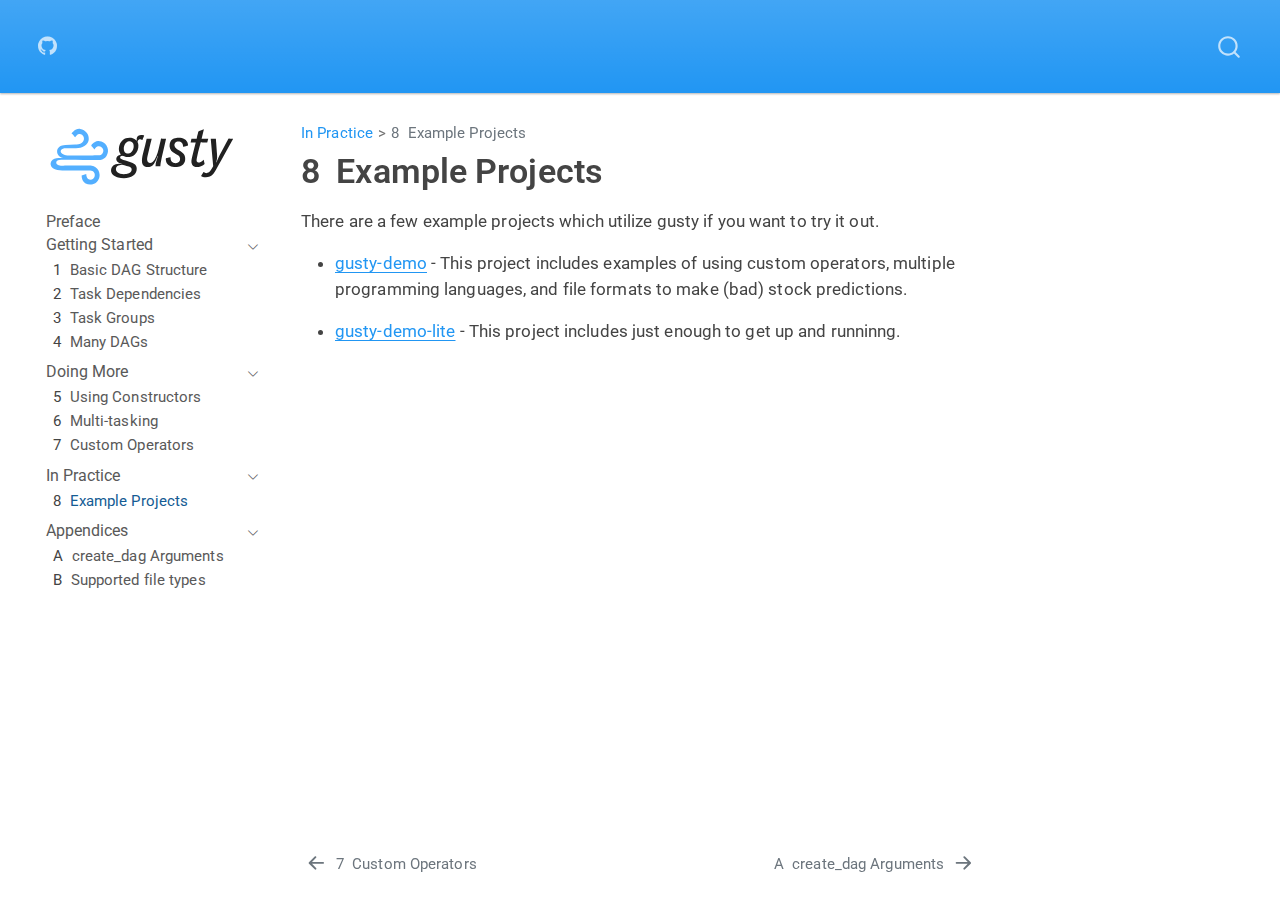
<file: example-projects.html>
<!DOCTYPE html>
<html xmlns="http://www.w3.org/1999/xhtml" lang="en" xml:lang="en"><head>

<meta charset="utf-8">
<meta name="generator" content="quarto-1.6.42">

<meta name="viewport" content="width=device-width, initial-scale=1.0, user-scalable=yes">


<title>8&nbsp; Example Projects</title>
<style>
code{white-space: pre-wrap;}
span.smallcaps{font-variant: small-caps;}
div.columns{display: flex; gap: min(4vw, 1.5em);}
div.column{flex: auto; overflow-x: auto;}
div.hanging-indent{margin-left: 1.5em; text-indent: -1.5em;}
ul.task-list{list-style: none;}
ul.task-list li input[type="checkbox"] {
  width: 0.8em;
  margin: 0 0.8em 0.2em -1em; /* quarto-specific, see https://github.com/quarto-dev/quarto-cli/issues/4556 */ 
  vertical-align: middle;
}
</style>


<script src="site_libs/quarto-nav/quarto-nav.js"></script>
<script src="site_libs/clipboard/clipboard.min.js"></script>
<script src="site_libs/quarto-search/autocomplete.umd.js"></script>
<script src="site_libs/quarto-search/fuse.min.js"></script>
<script src="site_libs/quarto-search/quarto-search.js"></script>
<meta name="quarto:offset" content="./">
<link href="./create-dag-args.html" rel="next">
<link href="./custom-operators.html" rel="prev">
<link href="./media/logo/favicon.png" rel="icon" type="image/png">
<script src="site_libs/quarto-html/quarto.js"></script>
<script src="site_libs/quarto-html/popper.min.js"></script>
<script src="site_libs/quarto-html/tippy.umd.min.js"></script>
<script src="site_libs/quarto-html/anchor.min.js"></script>
<link href="site_libs/quarto-html/tippy.css" rel="stylesheet">
<link href="site_libs/quarto-html/quarto-syntax-highlighting-2f5df379a58b258e96c21c0638c20c03.css" rel="stylesheet" id="quarto-text-highlighting-styles">
<script src="site_libs/bootstrap/bootstrap.min.js"></script>
<link href="site_libs/bootstrap/bootstrap-icons.css" rel="stylesheet">
<link href="site_libs/bootstrap/bootstrap-b4a8c6708121159c17675584afda1d05.min.css" rel="stylesheet" append-hash="true" id="quarto-bootstrap" data-mode="light">
<script id="quarto-search-options" type="application/json">{
  "location": "navbar",
  "copy-button": false,
  "collapse-after": 3,
  "panel-placement": "end",
  "type": "overlay",
  "limit": 50,
  "keyboard-shortcut": [
    "f",
    "/",
    "s"
  ],
  "show-item-context": false,
  "language": {
    "search-no-results-text": "No results",
    "search-matching-documents-text": "matching documents",
    "search-copy-link-title": "Copy link to search",
    "search-hide-matches-text": "Hide additional matches",
    "search-more-match-text": "more match in this document",
    "search-more-matches-text": "more matches in this document",
    "search-clear-button-title": "Clear",
    "search-text-placeholder": "",
    "search-detached-cancel-button-title": "Cancel",
    "search-submit-button-title": "Submit",
    "search-label": "Search"
  }
}</script>


</head>

<body class="nav-sidebar floating nav-fixed">

<div id="quarto-search-results"></div>
  <header id="quarto-header" class="headroom fixed-top">
    <nav class="navbar navbar-expand-lg " data-bs-theme="dark">
      <div class="navbar-container container-fluid">
            <div id="quarto-search" class="" title="Search"></div>
          <button class="navbar-toggler" type="button" data-bs-toggle="collapse" data-bs-target="#navbarCollapse" aria-controls="navbarCollapse" role="menu" aria-expanded="false" aria-label="Toggle navigation" onclick="if (window.quartoToggleHeadroom) { window.quartoToggleHeadroom(); }">
  <span class="navbar-toggler-icon"></span>
</button>
          <div class="collapse navbar-collapse" id="navbarCollapse">
            <ul class="navbar-nav navbar-nav-scroll me-auto">
  <li class="nav-item compact">
    <a class="nav-link" href="https://github.com/pipeline-tools/gusty"> <i class="bi bi-github" role="img">
</i> 
<span class="menu-text"></span></a>
  </li>  
</ul>
          </div> <!-- /navcollapse -->
            <div class="quarto-navbar-tools">
</div>
      </div> <!-- /container-fluid -->
    </nav>
  <nav class="quarto-secondary-nav">
    <div class="container-fluid d-flex">
      <button type="button" class="quarto-btn-toggle btn" data-bs-toggle="collapse" role="button" data-bs-target=".quarto-sidebar-collapse-item" aria-controls="quarto-sidebar" aria-expanded="false" aria-label="Toggle sidebar navigation" onclick="if (window.quartoToggleHeadroom) { window.quartoToggleHeadroom(); }">
        <i class="bi bi-layout-text-sidebar-reverse"></i>
      </button>
        <nav class="quarto-page-breadcrumbs" aria-label="breadcrumb"><ol class="breadcrumb"><li class="breadcrumb-item"><a href="./example-projects.html">In Practice</a></li><li class="breadcrumb-item"><a href="./example-projects.html"><span class="chapter-number">8</span>&nbsp; <span class="chapter-title">Example Projects</span></a></li></ol></nav>
        <a class="flex-grow-1" role="navigation" data-bs-toggle="collapse" data-bs-target=".quarto-sidebar-collapse-item" aria-controls="quarto-sidebar" aria-expanded="false" aria-label="Toggle sidebar navigation" onclick="if (window.quartoToggleHeadroom) { window.quartoToggleHeadroom(); }">      
        </a>
    </div>
  </nav>
</header>
<!-- content -->
<div id="quarto-content" class="quarto-container page-columns page-rows-contents page-layout-article page-navbar">
<!-- sidebar -->
  <nav id="quarto-sidebar" class="sidebar collapse collapse-horizontal quarto-sidebar-collapse-item sidebar-navigation floating overflow-auto">
    <div class="pt-lg-2 mt-2 text-left sidebar-header">
      <a href="./index.html" class="sidebar-logo-link">
      <img src="./media/logo/logo_500.svg" alt="" class="sidebar-logo py-0 d-lg-inline d-none">
      </a>
      </div>
    <div class="sidebar-menu-container"> 
    <ul class="list-unstyled mt-1">
        <li class="sidebar-item">
  <div class="sidebar-item-container"> 
  <a href="./index.html" class="sidebar-item-text sidebar-link">
 <span class="menu-text">Preface</span></a>
  </div>
</li>
        <li class="sidebar-item sidebar-item-section">
      <div class="sidebar-item-container"> 
            <a class="sidebar-item-text sidebar-link text-start" data-bs-toggle="collapse" data-bs-target="#quarto-sidebar-section-1" role="navigation" aria-expanded="true">
 <span class="menu-text">Getting Started</span></a>
          <a class="sidebar-item-toggle text-start" data-bs-toggle="collapse" data-bs-target="#quarto-sidebar-section-1" role="navigation" aria-expanded="true" aria-label="Toggle section">
            <i class="bi bi-chevron-right ms-2"></i>
          </a> 
      </div>
      <ul id="quarto-sidebar-section-1" class="collapse list-unstyled sidebar-section depth1 show">  
          <li class="sidebar-item">
  <div class="sidebar-item-container"> 
  <a href="./gusty-basics.html" class="sidebar-item-text sidebar-link">
 <span class="menu-text"><span class="chapter-number">1</span>&nbsp; <span class="chapter-title">Basic DAG Structure</span></span></a>
  </div>
</li>
          <li class="sidebar-item">
  <div class="sidebar-item-container"> 
  <a href="./task-dependencies.html" class="sidebar-item-text sidebar-link">
 <span class="menu-text"><span class="chapter-number">2</span>&nbsp; <span class="chapter-title">Task Dependencies</span></span></a>
  </div>
</li>
          <li class="sidebar-item">
  <div class="sidebar-item-container"> 
  <a href="./task-groups.html" class="sidebar-item-text sidebar-link">
 <span class="menu-text"><span class="chapter-number">3</span>&nbsp; <span class="chapter-title">Task Groups</span></span></a>
  </div>
</li>
          <li class="sidebar-item">
  <div class="sidebar-item-container"> 
  <a href="./many-dags.html" class="sidebar-item-text sidebar-link">
 <span class="menu-text"><span class="chapter-number">4</span>&nbsp; <span class="chapter-title">Many DAGs</span></span></a>
  </div>
</li>
      </ul>
  </li>
        <li class="sidebar-item sidebar-item-section">
      <div class="sidebar-item-container"> 
            <a class="sidebar-item-text sidebar-link text-start" data-bs-toggle="collapse" data-bs-target="#quarto-sidebar-section-2" role="navigation" aria-expanded="true">
 <span class="menu-text">Doing More</span></a>
          <a class="sidebar-item-toggle text-start" data-bs-toggle="collapse" data-bs-target="#quarto-sidebar-section-2" role="navigation" aria-expanded="true" aria-label="Toggle section">
            <i class="bi bi-chevron-right ms-2"></i>
          </a> 
      </div>
      <ul id="quarto-sidebar-section-2" class="collapse list-unstyled sidebar-section depth1 show">  
          <li class="sidebar-item">
  <div class="sidebar-item-container"> 
  <a href="./using-constructors.html" class="sidebar-item-text sidebar-link">
 <span class="menu-text"><span class="chapter-number">5</span>&nbsp; <span class="chapter-title">Using Constructors</span></span></a>
  </div>
</li>
          <li class="sidebar-item">
  <div class="sidebar-item-container"> 
  <a href="./multi-tasking.html" class="sidebar-item-text sidebar-link">
 <span class="menu-text"><span class="chapter-number">6</span>&nbsp; <span class="chapter-title">Multi-tasking</span></span></a>
  </div>
</li>
          <li class="sidebar-item">
  <div class="sidebar-item-container"> 
  <a href="./custom-operators.html" class="sidebar-item-text sidebar-link">
 <span class="menu-text"><span class="chapter-number">7</span>&nbsp; <span class="chapter-title">Custom Operators</span></span></a>
  </div>
</li>
      </ul>
  </li>
        <li class="sidebar-item sidebar-item-section">
      <div class="sidebar-item-container"> 
            <a class="sidebar-item-text sidebar-link text-start" data-bs-toggle="collapse" data-bs-target="#quarto-sidebar-section-3" role="navigation" aria-expanded="true">
 <span class="menu-text">In Practice</span></a>
          <a class="sidebar-item-toggle text-start" data-bs-toggle="collapse" data-bs-target="#quarto-sidebar-section-3" role="navigation" aria-expanded="true" aria-label="Toggle section">
            <i class="bi bi-chevron-right ms-2"></i>
          </a> 
      </div>
      <ul id="quarto-sidebar-section-3" class="collapse list-unstyled sidebar-section depth1 show">  
          <li class="sidebar-item">
  <div class="sidebar-item-container"> 
  <a href="./example-projects.html" class="sidebar-item-text sidebar-link active">
 <span class="menu-text"><span class="chapter-number">8</span>&nbsp; <span class="chapter-title">Example Projects</span></span></a>
  </div>
</li>
      </ul>
  </li>
        <li class="sidebar-item sidebar-item-section">
      <div class="sidebar-item-container"> 
            <a class="sidebar-item-text sidebar-link text-start" data-bs-toggle="collapse" data-bs-target="#quarto-sidebar-section-4" role="navigation" aria-expanded="true">
 <span class="menu-text">Appendices</span></a>
          <a class="sidebar-item-toggle text-start" data-bs-toggle="collapse" data-bs-target="#quarto-sidebar-section-4" role="navigation" aria-expanded="true" aria-label="Toggle section">
            <i class="bi bi-chevron-right ms-2"></i>
          </a> 
      </div>
      <ul id="quarto-sidebar-section-4" class="collapse list-unstyled sidebar-section depth1 show">  
          <li class="sidebar-item">
  <div class="sidebar-item-container"> 
  <a href="./create-dag-args.html" class="sidebar-item-text sidebar-link">
 <span class="menu-text"><span class="chapter-number">A</span>&nbsp; <span class="chapter-title">create_dag Arguments</span></span></a>
  </div>
</li>
          <li class="sidebar-item">
  <div class="sidebar-item-container"> 
  <a href="./supported-file-types.html" class="sidebar-item-text sidebar-link">
 <span class="menu-text"><span class="chapter-number">B</span>&nbsp; <span class="chapter-title">Supported file types</span></span></a>
  </div>
</li>
      </ul>
  </li>
    </ul>
    </div>
</nav>
<div id="quarto-sidebar-glass" class="quarto-sidebar-collapse-item" data-bs-toggle="collapse" data-bs-target=".quarto-sidebar-collapse-item"></div>
<!-- margin-sidebar -->
    <div id="quarto-margin-sidebar" class="sidebar margin-sidebar zindex-bottom">
        
    </div>
<!-- main -->
<main class="content" id="quarto-document-content">

<header id="title-block-header" class="quarto-title-block default"><nav class="quarto-page-breadcrumbs quarto-title-breadcrumbs d-none d-lg-block" aria-label="breadcrumb"><ol class="breadcrumb"><li class="breadcrumb-item"><a href="./example-projects.html">In Practice</a></li><li class="breadcrumb-item"><a href="./example-projects.html"><span class="chapter-number">8</span>&nbsp; <span class="chapter-title">Example Projects</span></a></li></ol></nav>
<div class="quarto-title">
<h1 class="title"><span class="chapter-number">8</span>&nbsp; <span class="chapter-title">Example Projects</span></h1>
</div>



<div class="quarto-title-meta">

    
  
    
  </div>
  


</header>


<p>There are a few example projects which utilize gusty if you want to try it out.</p>
<ul>
<li><p><strong><a href="https://github.com/pipeline-tools/gusty-demo">gusty-demo</a></strong> - This project includes examples of using custom operators, multiple programming languages, and file formats to make (bad) stock predictions.</p></li>
<li><p><strong><a href="https://github.com/pipeline-tools/gusty-demo-lite">gusty-demo-lite</a></strong> - This project includes just enough to get up and runninng.</p></li>
</ul>



</main> <!-- /main -->
<script id="quarto-html-after-body" type="application/javascript">
window.document.addEventListener("DOMContentLoaded", function (event) {
  const toggleBodyColorMode = (bsSheetEl) => {
    const mode = bsSheetEl.getAttribute("data-mode");
    const bodyEl = window.document.querySelector("body");
    if (mode === "dark") {
      bodyEl.classList.add("quarto-dark");
      bodyEl.classList.remove("quarto-light");
    } else {
      bodyEl.classList.add("quarto-light");
      bodyEl.classList.remove("quarto-dark");
    }
  }
  const toggleBodyColorPrimary = () => {
    const bsSheetEl = window.document.querySelector("link#quarto-bootstrap");
    if (bsSheetEl) {
      toggleBodyColorMode(bsSheetEl);
    }
  }
  toggleBodyColorPrimary();  
  const icon = "";
  const anchorJS = new window.AnchorJS();
  anchorJS.options = {
    placement: 'right',
    icon: icon
  };
  anchorJS.add('.anchored');
  const isCodeAnnotation = (el) => {
    for (const clz of el.classList) {
      if (clz.startsWith('code-annotation-')) {                     
        return true;
      }
    }
    return false;
  }
  const onCopySuccess = function(e) {
    // button target
    const button = e.trigger;
    // don't keep focus
    button.blur();
    // flash "checked"
    button.classList.add('code-copy-button-checked');
    var currentTitle = button.getAttribute("title");
    button.setAttribute("title", "Copied!");
    let tooltip;
    if (window.bootstrap) {
      button.setAttribute("data-bs-toggle", "tooltip");
      button.setAttribute("data-bs-placement", "left");
      button.setAttribute("data-bs-title", "Copied!");
      tooltip = new bootstrap.Tooltip(button, 
        { trigger: "manual", 
          customClass: "code-copy-button-tooltip",
          offset: [0, -8]});
      tooltip.show();    
    }
    setTimeout(function() {
      if (tooltip) {
        tooltip.hide();
        button.removeAttribute("data-bs-title");
        button.removeAttribute("data-bs-toggle");
        button.removeAttribute("data-bs-placement");
      }
      button.setAttribute("title", currentTitle);
      button.classList.remove('code-copy-button-checked');
    }, 1000);
    // clear code selection
    e.clearSelection();
  }
  const getTextToCopy = function(trigger) {
      const codeEl = trigger.previousElementSibling.cloneNode(true);
      for (const childEl of codeEl.children) {
        if (isCodeAnnotation(childEl)) {
          childEl.remove();
        }
      }
      return codeEl.innerText;
  }
  const clipboard = new window.ClipboardJS('.code-copy-button:not([data-in-quarto-modal])', {
    text: getTextToCopy
  });
  clipboard.on('success', onCopySuccess);
  if (window.document.getElementById('quarto-embedded-source-code-modal')) {
    const clipboardModal = new window.ClipboardJS('.code-copy-button[data-in-quarto-modal]', {
      text: getTextToCopy,
      container: window.document.getElementById('quarto-embedded-source-code-modal')
    });
    clipboardModal.on('success', onCopySuccess);
  }
    var localhostRegex = new RegExp(/^(?:http|https):\/\/localhost\:?[0-9]*\//);
    var mailtoRegex = new RegExp(/^mailto:/);
      var filterRegex = new RegExp('/' + window.location.host + '/');
    var isInternal = (href) => {
        return filterRegex.test(href) || localhostRegex.test(href) || mailtoRegex.test(href);
    }
    // Inspect non-navigation links and adorn them if external
 	var links = window.document.querySelectorAll('a[href]:not(.nav-link):not(.navbar-brand):not(.toc-action):not(.sidebar-link):not(.sidebar-item-toggle):not(.pagination-link):not(.no-external):not([aria-hidden]):not(.dropdown-item):not(.quarto-navigation-tool):not(.about-link)');
    for (var i=0; i<links.length; i++) {
      const link = links[i];
      if (!isInternal(link.href)) {
        // undo the damage that might have been done by quarto-nav.js in the case of
        // links that we want to consider external
        if (link.dataset.originalHref !== undefined) {
          link.href = link.dataset.originalHref;
        }
      }
    }
  function tippyHover(el, contentFn, onTriggerFn, onUntriggerFn) {
    const config = {
      allowHTML: true,
      maxWidth: 500,
      delay: 100,
      arrow: false,
      appendTo: function(el) {
          return el.parentElement;
      },
      interactive: true,
      interactiveBorder: 10,
      theme: 'quarto',
      placement: 'bottom-start',
    };
    if (contentFn) {
      config.content = contentFn;
    }
    if (onTriggerFn) {
      config.onTrigger = onTriggerFn;
    }
    if (onUntriggerFn) {
      config.onUntrigger = onUntriggerFn;
    }
    window.tippy(el, config); 
  }
  const noterefs = window.document.querySelectorAll('a[role="doc-noteref"]');
  for (var i=0; i<noterefs.length; i++) {
    const ref = noterefs[i];
    tippyHover(ref, function() {
      // use id or data attribute instead here
      let href = ref.getAttribute('data-footnote-href') || ref.getAttribute('href');
      try { href = new URL(href).hash; } catch {}
      const id = href.replace(/^#\/?/, "");
      const note = window.document.getElementById(id);
      if (note) {
        return note.innerHTML;
      } else {
        return "";
      }
    });
  }
  const xrefs = window.document.querySelectorAll('a.quarto-xref');
  const processXRef = (id, note) => {
    // Strip column container classes
    const stripColumnClz = (el) => {
      el.classList.remove("page-full", "page-columns");
      if (el.children) {
        for (const child of el.children) {
          stripColumnClz(child);
        }
      }
    }
    stripColumnClz(note)
    if (id === null || id.startsWith('sec-')) {
      // Special case sections, only their first couple elements
      const container = document.createElement("div");
      if (note.children && note.children.length > 2) {
        container.appendChild(note.children[0].cloneNode(true));
        for (let i = 1; i < note.children.length; i++) {
          const child = note.children[i];
          if (child.tagName === "P" && child.innerText === "") {
            continue;
          } else {
            container.appendChild(child.cloneNode(true));
            break;
          }
        }
        if (window.Quarto?.typesetMath) {
          window.Quarto.typesetMath(container);
        }
        return container.innerHTML
      } else {
        if (window.Quarto?.typesetMath) {
          window.Quarto.typesetMath(note);
        }
        return note.innerHTML;
      }
    } else {
      // Remove any anchor links if they are present
      const anchorLink = note.querySelector('a.anchorjs-link');
      if (anchorLink) {
        anchorLink.remove();
      }
      if (window.Quarto?.typesetMath) {
        window.Quarto.typesetMath(note);
      }
      if (note.classList.contains("callout")) {
        return note.outerHTML;
      } else {
        return note.innerHTML;
      }
    }
  }
  for (var i=0; i<xrefs.length; i++) {
    const xref = xrefs[i];
    tippyHover(xref, undefined, function(instance) {
      instance.disable();
      let url = xref.getAttribute('href');
      let hash = undefined; 
      if (url.startsWith('#')) {
        hash = url;
      } else {
        try { hash = new URL(url).hash; } catch {}
      }
      if (hash) {
        const id = hash.replace(/^#\/?/, "");
        const note = window.document.getElementById(id);
        if (note !== null) {
          try {
            const html = processXRef(id, note.cloneNode(true));
            instance.setContent(html);
          } finally {
            instance.enable();
            instance.show();
          }
        } else {
          // See if we can fetch this
          fetch(url.split('#')[0])
          .then(res => res.text())
          .then(html => {
            const parser = new DOMParser();
            const htmlDoc = parser.parseFromString(html, "text/html");
            const note = htmlDoc.getElementById(id);
            if (note !== null) {
              const html = processXRef(id, note);
              instance.setContent(html);
            } 
          }).finally(() => {
            instance.enable();
            instance.show();
          });
        }
      } else {
        // See if we can fetch a full url (with no hash to target)
        // This is a special case and we should probably do some content thinning / targeting
        fetch(url)
        .then(res => res.text())
        .then(html => {
          const parser = new DOMParser();
          const htmlDoc = parser.parseFromString(html, "text/html");
          const note = htmlDoc.querySelector('main.content');
          if (note !== null) {
            // This should only happen for chapter cross references
            // (since there is no id in the URL)
            // remove the first header
            if (note.children.length > 0 && note.children[0].tagName === "HEADER") {
              note.children[0].remove();
            }
            const html = processXRef(null, note);
            instance.setContent(html);
          } 
        }).finally(() => {
          instance.enable();
          instance.show();
        });
      }
    }, function(instance) {
    });
  }
      let selectedAnnoteEl;
      const selectorForAnnotation = ( cell, annotation) => {
        let cellAttr = 'data-code-cell="' + cell + '"';
        let lineAttr = 'data-code-annotation="' +  annotation + '"';
        const selector = 'span[' + cellAttr + '][' + lineAttr + ']';
        return selector;
      }
      const selectCodeLines = (annoteEl) => {
        const doc = window.document;
        const targetCell = annoteEl.getAttribute("data-target-cell");
        const targetAnnotation = annoteEl.getAttribute("data-target-annotation");
        const annoteSpan = window.document.querySelector(selectorForAnnotation(targetCell, targetAnnotation));
        const lines = annoteSpan.getAttribute("data-code-lines").split(",");
        const lineIds = lines.map((line) => {
          return targetCell + "-" + line;
        })
        let top = null;
        let height = null;
        let parent = null;
        if (lineIds.length > 0) {
            //compute the position of the single el (top and bottom and make a div)
            const el = window.document.getElementById(lineIds[0]);
            top = el.offsetTop;
            height = el.offsetHeight;
            parent = el.parentElement.parentElement;
          if (lineIds.length > 1) {
            const lastEl = window.document.getElementById(lineIds[lineIds.length - 1]);
            const bottom = lastEl.offsetTop + lastEl.offsetHeight;
            height = bottom - top;
          }
          if (top !== null && height !== null && parent !== null) {
            // cook up a div (if necessary) and position it 
            let div = window.document.getElementById("code-annotation-line-highlight");
            if (div === null) {
              div = window.document.createElement("div");
              div.setAttribute("id", "code-annotation-line-highlight");
              div.style.position = 'absolute';
              parent.appendChild(div);
            }
            div.style.top = top - 2 + "px";
            div.style.height = height + 4 + "px";
            div.style.left = 0;
            let gutterDiv = window.document.getElementById("code-annotation-line-highlight-gutter");
            if (gutterDiv === null) {
              gutterDiv = window.document.createElement("div");
              gutterDiv.setAttribute("id", "code-annotation-line-highlight-gutter");
              gutterDiv.style.position = 'absolute';
              const codeCell = window.document.getElementById(targetCell);
              const gutter = codeCell.querySelector('.code-annotation-gutter');
              gutter.appendChild(gutterDiv);
            }
            gutterDiv.style.top = top - 2 + "px";
            gutterDiv.style.height = height + 4 + "px";
          }
          selectedAnnoteEl = annoteEl;
        }
      };
      const unselectCodeLines = () => {
        const elementsIds = ["code-annotation-line-highlight", "code-annotation-line-highlight-gutter"];
        elementsIds.forEach((elId) => {
          const div = window.document.getElementById(elId);
          if (div) {
            div.remove();
          }
        });
        selectedAnnoteEl = undefined;
      };
        // Handle positioning of the toggle
    window.addEventListener(
      "resize",
      throttle(() => {
        elRect = undefined;
        if (selectedAnnoteEl) {
          selectCodeLines(selectedAnnoteEl);
        }
      }, 10)
    );
    function throttle(fn, ms) {
    let throttle = false;
    let timer;
      return (...args) => {
        if(!throttle) { // first call gets through
            fn.apply(this, args);
            throttle = true;
        } else { // all the others get throttled
            if(timer) clearTimeout(timer); // cancel #2
            timer = setTimeout(() => {
              fn.apply(this, args);
              timer = throttle = false;
            }, ms);
        }
      };
    }
      // Attach click handler to the DT
      const annoteDls = window.document.querySelectorAll('dt[data-target-cell]');
      for (const annoteDlNode of annoteDls) {
        annoteDlNode.addEventListener('click', (event) => {
          const clickedEl = event.target;
          if (clickedEl !== selectedAnnoteEl) {
            unselectCodeLines();
            const activeEl = window.document.querySelector('dt[data-target-cell].code-annotation-active');
            if (activeEl) {
              activeEl.classList.remove('code-annotation-active');
            }
            selectCodeLines(clickedEl);
            clickedEl.classList.add('code-annotation-active');
          } else {
            // Unselect the line
            unselectCodeLines();
            clickedEl.classList.remove('code-annotation-active');
          }
        });
      }
  const findCites = (el) => {
    const parentEl = el.parentElement;
    if (parentEl) {
      const cites = parentEl.dataset.cites;
      if (cites) {
        return {
          el,
          cites: cites.split(' ')
        };
      } else {
        return findCites(el.parentElement)
      }
    } else {
      return undefined;
    }
  };
  var bibliorefs = window.document.querySelectorAll('a[role="doc-biblioref"]');
  for (var i=0; i<bibliorefs.length; i++) {
    const ref = bibliorefs[i];
    const citeInfo = findCites(ref);
    if (citeInfo) {
      tippyHover(citeInfo.el, function() {
        var popup = window.document.createElement('div');
        citeInfo.cites.forEach(function(cite) {
          var citeDiv = window.document.createElement('div');
          citeDiv.classList.add('hanging-indent');
          citeDiv.classList.add('csl-entry');
          var biblioDiv = window.document.getElementById('ref-' + cite);
          if (biblioDiv) {
            citeDiv.innerHTML = biblioDiv.innerHTML;
          }
          popup.appendChild(citeDiv);
        });
        return popup.innerHTML;
      });
    }
  }
});
</script>
<nav class="page-navigation">
  <div class="nav-page nav-page-previous">
      <a href="./custom-operators.html" class="pagination-link" aria-label="Custom Operators">
        <i class="bi bi-arrow-left-short"></i> <span class="nav-page-text"><span class="chapter-number">7</span>&nbsp; <span class="chapter-title">Custom Operators</span></span>
      </a>          
  </div>
  <div class="nav-page nav-page-next">
      <a href="./create-dag-args.html" class="pagination-link" aria-label="create_dag Arguments">
        <span class="nav-page-text"><span class="chapter-number">A</span>&nbsp; <span class="chapter-title">create_dag Arguments</span></span> <i class="bi bi-arrow-right-short"></i>
      </a>
  </div>
</nav>
</div> <!-- /content -->




</body></html>
</file>
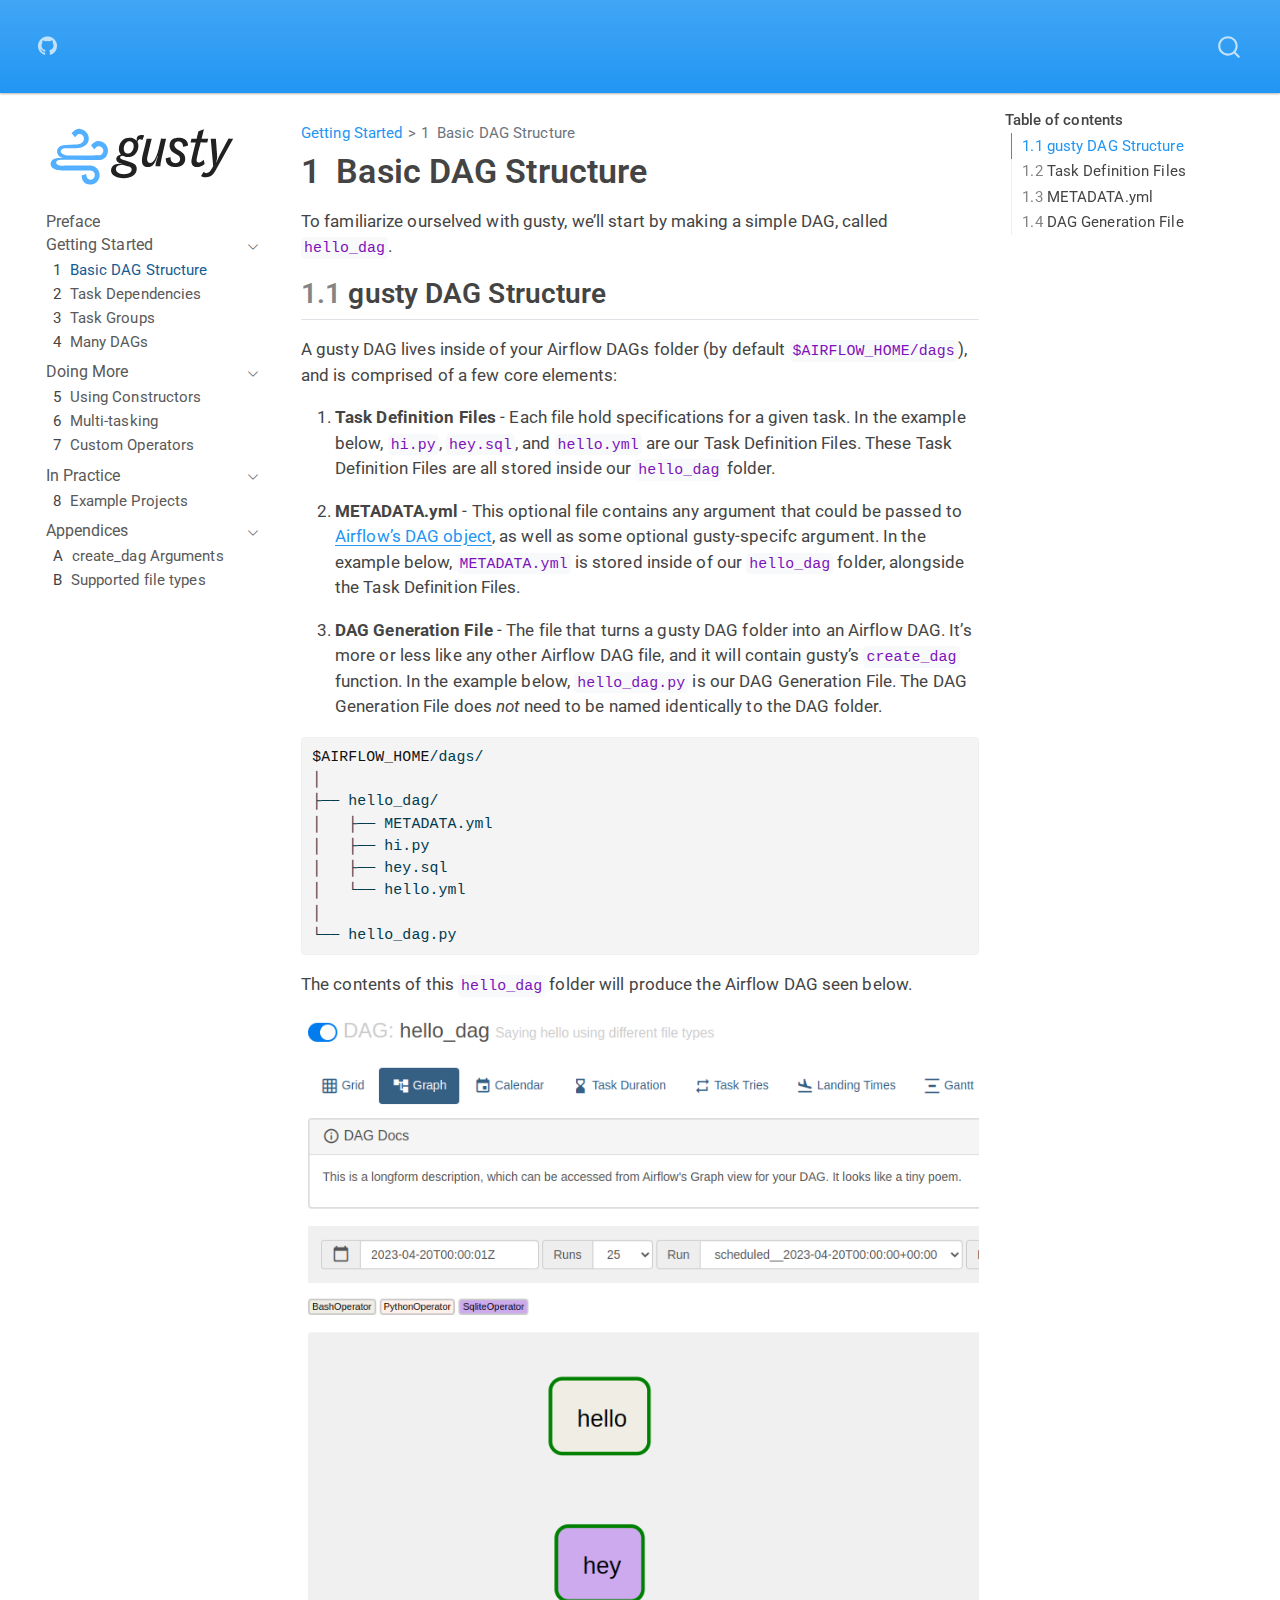
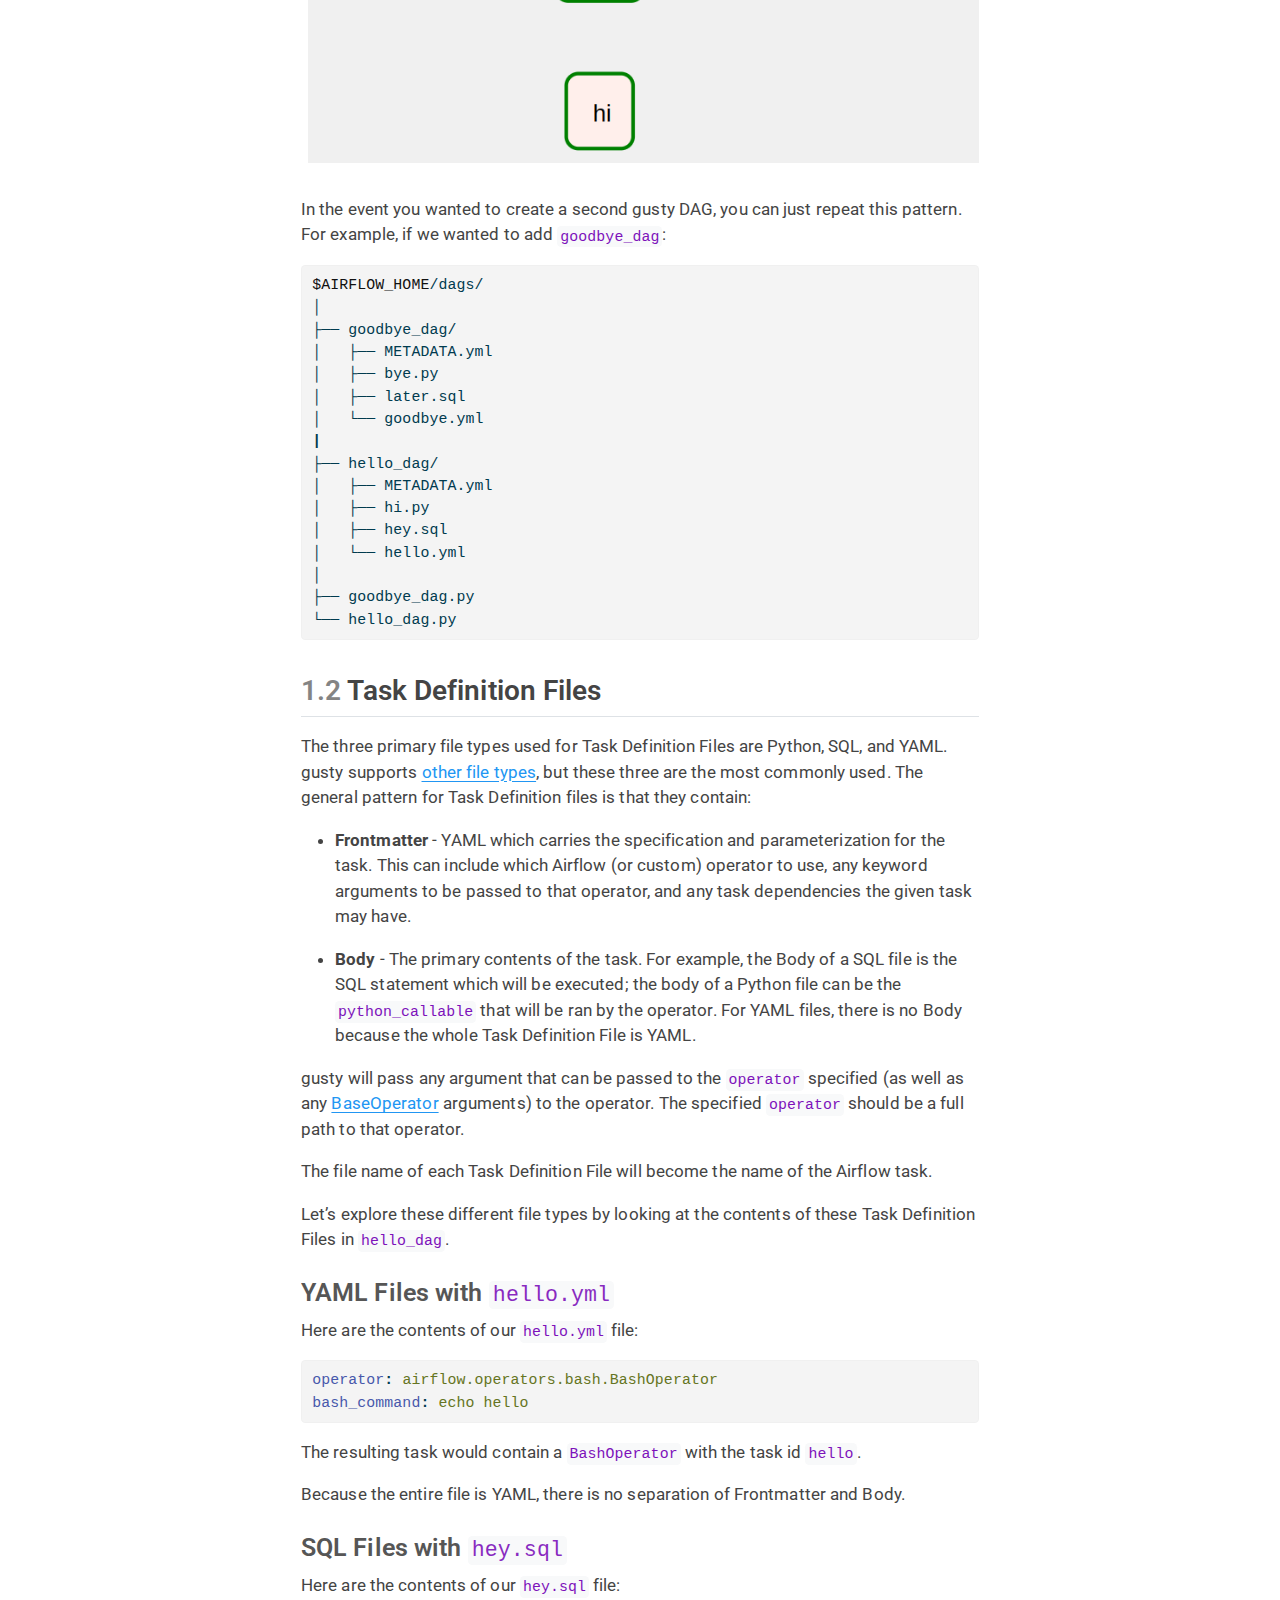
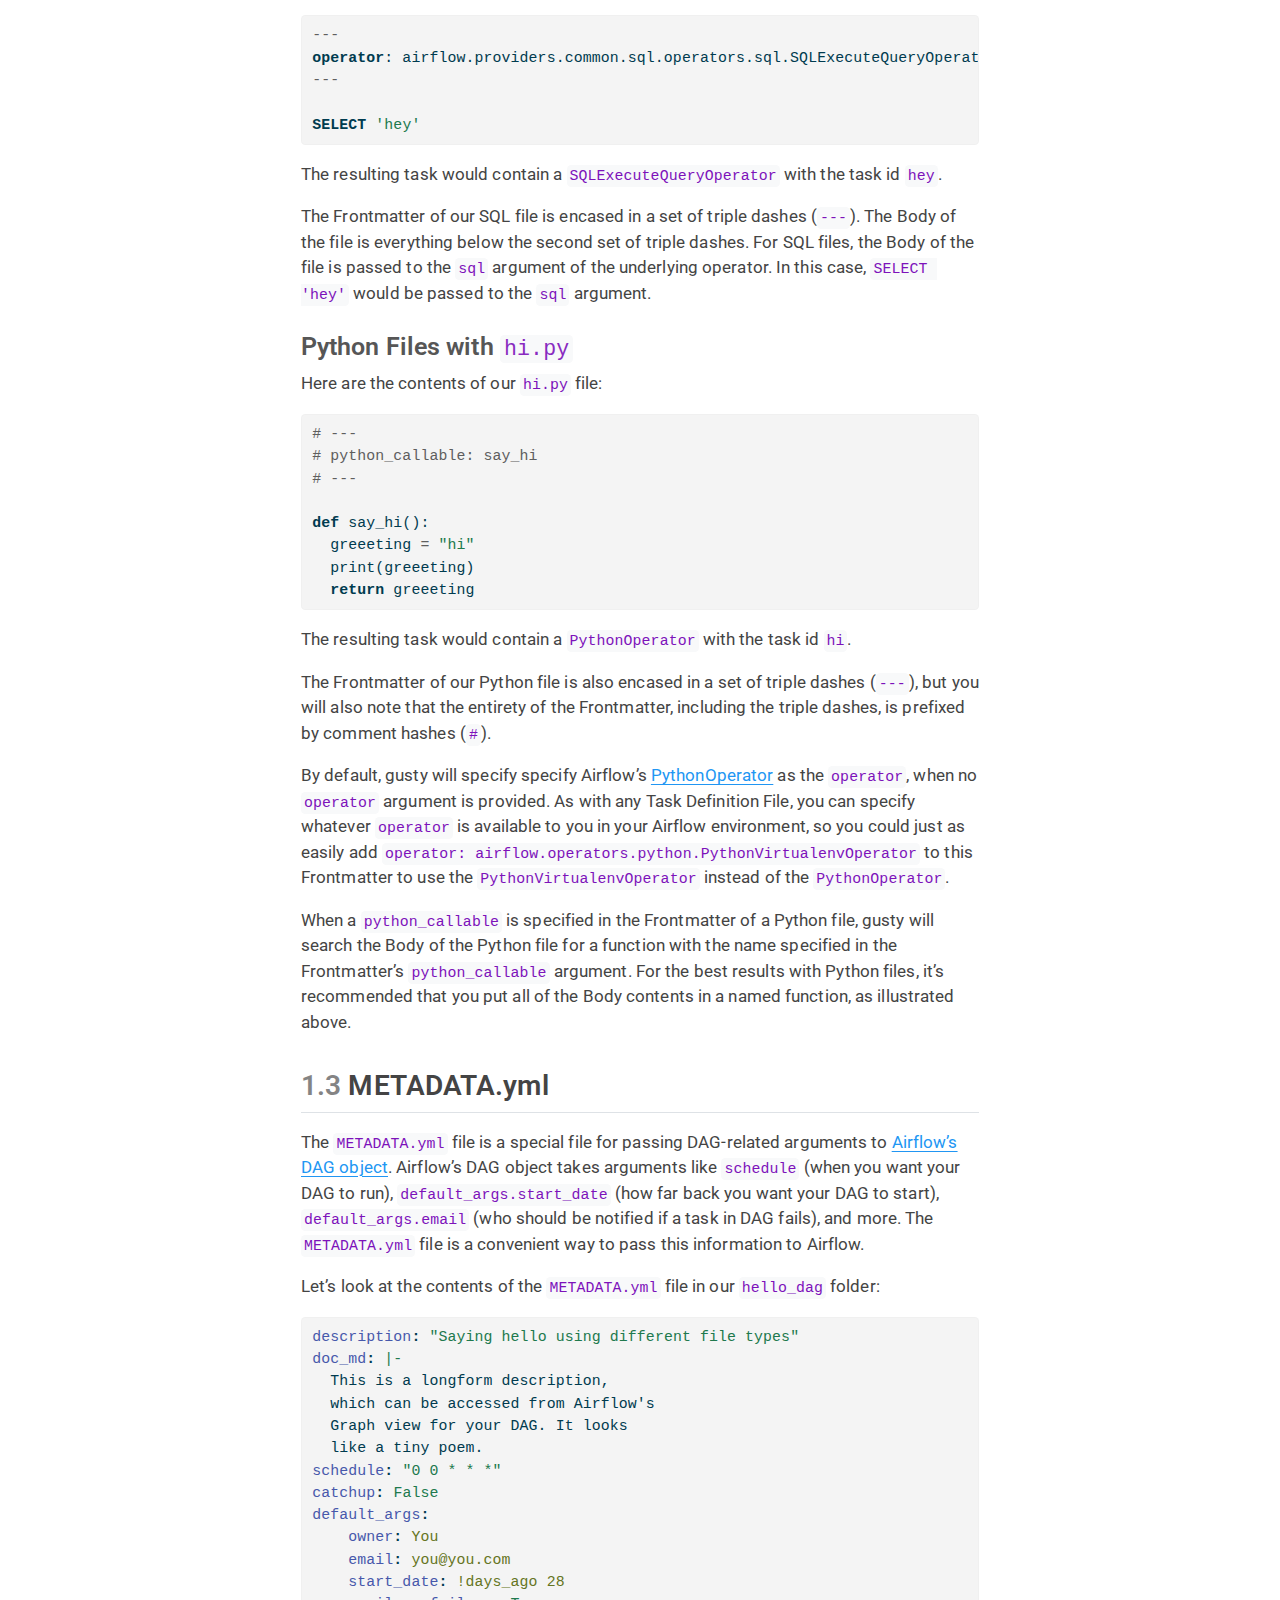
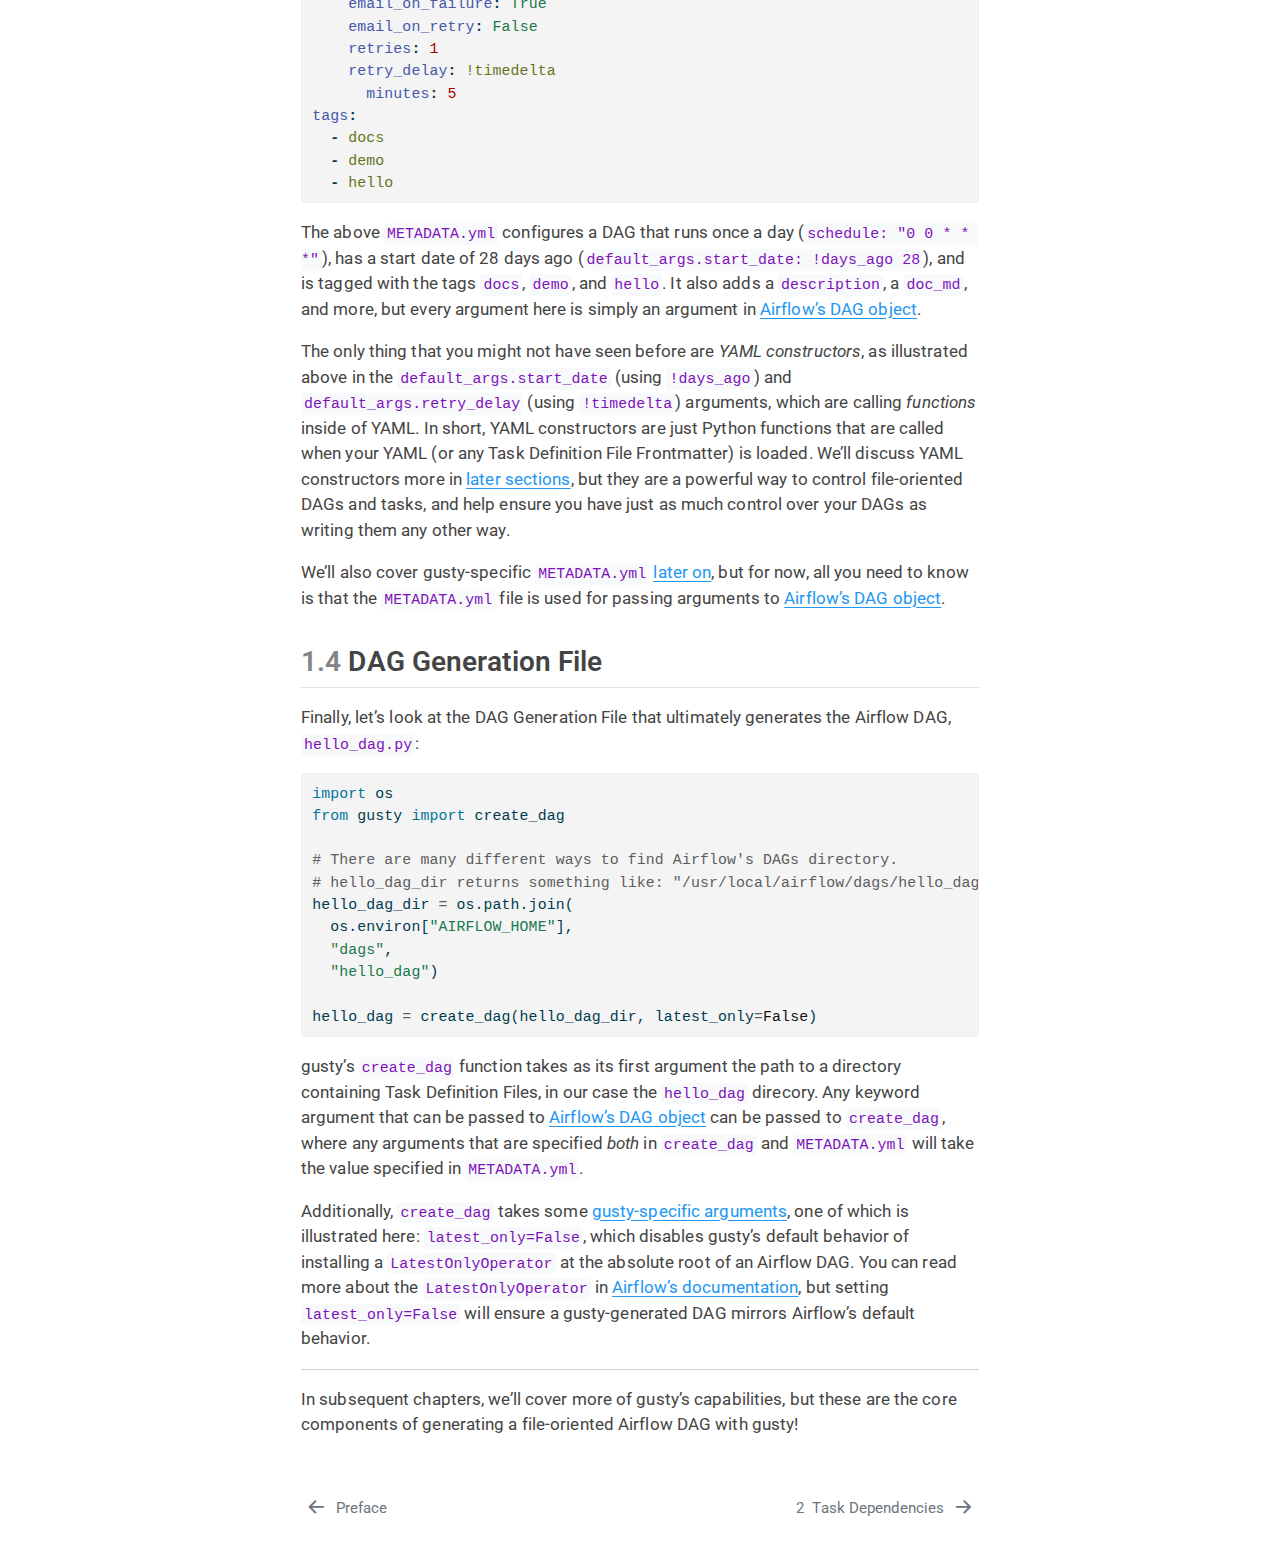
<file: gusty-basics.html>
<!DOCTYPE html>
<html xmlns="http://www.w3.org/1999/xhtml" lang="en" xml:lang="en"><head>

<meta charset="utf-8">
<meta name="generator" content="quarto-1.6.42">

<meta name="viewport" content="width=device-width, initial-scale=1.0, user-scalable=yes">


<title>1&nbsp; Basic DAG Structure</title>
<style>
code{white-space: pre-wrap;}
span.smallcaps{font-variant: small-caps;}
div.columns{display: flex; gap: min(4vw, 1.5em);}
div.column{flex: auto; overflow-x: auto;}
div.hanging-indent{margin-left: 1.5em; text-indent: -1.5em;}
ul.task-list{list-style: none;}
ul.task-list li input[type="checkbox"] {
  width: 0.8em;
  margin: 0 0.8em 0.2em -1em; /* quarto-specific, see https://github.com/quarto-dev/quarto-cli/issues/4556 */ 
  vertical-align: middle;
}
/* CSS for syntax highlighting */
pre > code.sourceCode { white-space: pre; position: relative; }
pre > code.sourceCode > span { line-height: 1.25; }
pre > code.sourceCode > span:empty { height: 1.2em; }
.sourceCode { overflow: visible; }
code.sourceCode > span { color: inherit; text-decoration: inherit; }
div.sourceCode { margin: 1em 0; }
pre.sourceCode { margin: 0; }
@media screen {
div.sourceCode { overflow: auto; }
}
@media print {
pre > code.sourceCode { white-space: pre-wrap; }
pre > code.sourceCode > span { display: inline-block; text-indent: -5em; padding-left: 5em; }
}
pre.numberSource code
  { counter-reset: source-line 0; }
pre.numberSource code > span
  { position: relative; left: -4em; counter-increment: source-line; }
pre.numberSource code > span > a:first-child::before
  { content: counter(source-line);
    position: relative; left: -1em; text-align: right; vertical-align: baseline;
    border: none; display: inline-block;
    -webkit-touch-callout: none; -webkit-user-select: none;
    -khtml-user-select: none; -moz-user-select: none;
    -ms-user-select: none; user-select: none;
    padding: 0 4px; width: 4em;
  }
pre.numberSource { margin-left: 3em;  padding-left: 4px; }
div.sourceCode
  {   }
@media screen {
pre > code.sourceCode > span > a:first-child::before { text-decoration: underline; }
}
</style>


<script src="site_libs/quarto-nav/quarto-nav.js"></script>
<script src="site_libs/clipboard/clipboard.min.js"></script>
<script src="site_libs/quarto-search/autocomplete.umd.js"></script>
<script src="site_libs/quarto-search/fuse.min.js"></script>
<script src="site_libs/quarto-search/quarto-search.js"></script>
<meta name="quarto:offset" content="./">
<link href="./task-dependencies.html" rel="next">
<link href="./index.html" rel="prev">
<link href="./media/logo/favicon.png" rel="icon" type="image/png">
<script src="site_libs/quarto-html/quarto.js"></script>
<script src="site_libs/quarto-html/popper.min.js"></script>
<script src="site_libs/quarto-html/tippy.umd.min.js"></script>
<script src="site_libs/quarto-html/anchor.min.js"></script>
<link href="site_libs/quarto-html/tippy.css" rel="stylesheet">
<link href="site_libs/quarto-html/quarto-syntax-highlighting-2f5df379a58b258e96c21c0638c20c03.css" rel="stylesheet" id="quarto-text-highlighting-styles">
<script src="site_libs/bootstrap/bootstrap.min.js"></script>
<link href="site_libs/bootstrap/bootstrap-icons.css" rel="stylesheet">
<link href="site_libs/bootstrap/bootstrap-b4a8c6708121159c17675584afda1d05.min.css" rel="stylesheet" append-hash="true" id="quarto-bootstrap" data-mode="light">
<script id="quarto-search-options" type="application/json">{
  "location": "navbar",
  "copy-button": false,
  "collapse-after": 3,
  "panel-placement": "end",
  "type": "overlay",
  "limit": 50,
  "keyboard-shortcut": [
    "f",
    "/",
    "s"
  ],
  "show-item-context": false,
  "language": {
    "search-no-results-text": "No results",
    "search-matching-documents-text": "matching documents",
    "search-copy-link-title": "Copy link to search",
    "search-hide-matches-text": "Hide additional matches",
    "search-more-match-text": "more match in this document",
    "search-more-matches-text": "more matches in this document",
    "search-clear-button-title": "Clear",
    "search-text-placeholder": "",
    "search-detached-cancel-button-title": "Cancel",
    "search-submit-button-title": "Submit",
    "search-label": "Search"
  }
}</script>


</head>

<body class="nav-sidebar floating nav-fixed">

<div id="quarto-search-results"></div>
  <header id="quarto-header" class="headroom fixed-top">
    <nav class="navbar navbar-expand-lg " data-bs-theme="dark">
      <div class="navbar-container container-fluid">
            <div id="quarto-search" class="" title="Search"></div>
          <button class="navbar-toggler" type="button" data-bs-toggle="collapse" data-bs-target="#navbarCollapse" aria-controls="navbarCollapse" role="menu" aria-expanded="false" aria-label="Toggle navigation" onclick="if (window.quartoToggleHeadroom) { window.quartoToggleHeadroom(); }">
  <span class="navbar-toggler-icon"></span>
</button>
          <div class="collapse navbar-collapse" id="navbarCollapse">
            <ul class="navbar-nav navbar-nav-scroll me-auto">
  <li class="nav-item compact">
    <a class="nav-link" href="https://github.com/pipeline-tools/gusty"> <i class="bi bi-github" role="img">
</i> 
<span class="menu-text"></span></a>
  </li>  
</ul>
          </div> <!-- /navcollapse -->
            <div class="quarto-navbar-tools">
</div>
      </div> <!-- /container-fluid -->
    </nav>
  <nav class="quarto-secondary-nav">
    <div class="container-fluid d-flex">
      <button type="button" class="quarto-btn-toggle btn" data-bs-toggle="collapse" role="button" data-bs-target=".quarto-sidebar-collapse-item" aria-controls="quarto-sidebar" aria-expanded="false" aria-label="Toggle sidebar navigation" onclick="if (window.quartoToggleHeadroom) { window.quartoToggleHeadroom(); }">
        <i class="bi bi-layout-text-sidebar-reverse"></i>
      </button>
        <nav class="quarto-page-breadcrumbs" aria-label="breadcrumb"><ol class="breadcrumb"><li class="breadcrumb-item"><a href="./gusty-basics.html">Getting Started</a></li><li class="breadcrumb-item"><a href="./gusty-basics.html"><span class="chapter-number">1</span>&nbsp; <span class="chapter-title">Basic DAG Structure</span></a></li></ol></nav>
        <a class="flex-grow-1" role="navigation" data-bs-toggle="collapse" data-bs-target=".quarto-sidebar-collapse-item" aria-controls="quarto-sidebar" aria-expanded="false" aria-label="Toggle sidebar navigation" onclick="if (window.quartoToggleHeadroom) { window.quartoToggleHeadroom(); }">      
        </a>
    </div>
  </nav>
</header>
<!-- content -->
<div id="quarto-content" class="quarto-container page-columns page-rows-contents page-layout-article page-navbar">
<!-- sidebar -->
  <nav id="quarto-sidebar" class="sidebar collapse collapse-horizontal quarto-sidebar-collapse-item sidebar-navigation floating overflow-auto">
    <div class="pt-lg-2 mt-2 text-left sidebar-header">
      <a href="./index.html" class="sidebar-logo-link">
      <img src="./media/logo/logo_500.svg" alt="" class="sidebar-logo py-0 d-lg-inline d-none">
      </a>
      </div>
    <div class="sidebar-menu-container"> 
    <ul class="list-unstyled mt-1">
        <li class="sidebar-item">
  <div class="sidebar-item-container"> 
  <a href="./index.html" class="sidebar-item-text sidebar-link">
 <span class="menu-text">Preface</span></a>
  </div>
</li>
        <li class="sidebar-item sidebar-item-section">
      <div class="sidebar-item-container"> 
            <a class="sidebar-item-text sidebar-link text-start" data-bs-toggle="collapse" data-bs-target="#quarto-sidebar-section-1" role="navigation" aria-expanded="true">
 <span class="menu-text">Getting Started</span></a>
          <a class="sidebar-item-toggle text-start" data-bs-toggle="collapse" data-bs-target="#quarto-sidebar-section-1" role="navigation" aria-expanded="true" aria-label="Toggle section">
            <i class="bi bi-chevron-right ms-2"></i>
          </a> 
      </div>
      <ul id="quarto-sidebar-section-1" class="collapse list-unstyled sidebar-section depth1 show">  
          <li class="sidebar-item">
  <div class="sidebar-item-container"> 
  <a href="./gusty-basics.html" class="sidebar-item-text sidebar-link active">
 <span class="menu-text"><span class="chapter-number">1</span>&nbsp; <span class="chapter-title">Basic DAG Structure</span></span></a>
  </div>
</li>
          <li class="sidebar-item">
  <div class="sidebar-item-container"> 
  <a href="./task-dependencies.html" class="sidebar-item-text sidebar-link">
 <span class="menu-text"><span class="chapter-number">2</span>&nbsp; <span class="chapter-title">Task Dependencies</span></span></a>
  </div>
</li>
          <li class="sidebar-item">
  <div class="sidebar-item-container"> 
  <a href="./task-groups.html" class="sidebar-item-text sidebar-link">
 <span class="menu-text"><span class="chapter-number">3</span>&nbsp; <span class="chapter-title">Task Groups</span></span></a>
  </div>
</li>
          <li class="sidebar-item">
  <div class="sidebar-item-container"> 
  <a href="./many-dags.html" class="sidebar-item-text sidebar-link">
 <span class="menu-text"><span class="chapter-number">4</span>&nbsp; <span class="chapter-title">Many DAGs</span></span></a>
  </div>
</li>
      </ul>
  </li>
        <li class="sidebar-item sidebar-item-section">
      <div class="sidebar-item-container"> 
            <a class="sidebar-item-text sidebar-link text-start" data-bs-toggle="collapse" data-bs-target="#quarto-sidebar-section-2" role="navigation" aria-expanded="true">
 <span class="menu-text">Doing More</span></a>
          <a class="sidebar-item-toggle text-start" data-bs-toggle="collapse" data-bs-target="#quarto-sidebar-section-2" role="navigation" aria-expanded="true" aria-label="Toggle section">
            <i class="bi bi-chevron-right ms-2"></i>
          </a> 
      </div>
      <ul id="quarto-sidebar-section-2" class="collapse list-unstyled sidebar-section depth1 show">  
          <li class="sidebar-item">
  <div class="sidebar-item-container"> 
  <a href="./using-constructors.html" class="sidebar-item-text sidebar-link">
 <span class="menu-text"><span class="chapter-number">5</span>&nbsp; <span class="chapter-title">Using Constructors</span></span></a>
  </div>
</li>
          <li class="sidebar-item">
  <div class="sidebar-item-container"> 
  <a href="./multi-tasking.html" class="sidebar-item-text sidebar-link">
 <span class="menu-text"><span class="chapter-number">6</span>&nbsp; <span class="chapter-title">Multi-tasking</span></span></a>
  </div>
</li>
          <li class="sidebar-item">
  <div class="sidebar-item-container"> 
  <a href="./custom-operators.html" class="sidebar-item-text sidebar-link">
 <span class="menu-text"><span class="chapter-number">7</span>&nbsp; <span class="chapter-title">Custom Operators</span></span></a>
  </div>
</li>
      </ul>
  </li>
        <li class="sidebar-item sidebar-item-section">
      <div class="sidebar-item-container"> 
            <a class="sidebar-item-text sidebar-link text-start" data-bs-toggle="collapse" data-bs-target="#quarto-sidebar-section-3" role="navigation" aria-expanded="true">
 <span class="menu-text">In Practice</span></a>
          <a class="sidebar-item-toggle text-start" data-bs-toggle="collapse" data-bs-target="#quarto-sidebar-section-3" role="navigation" aria-expanded="true" aria-label="Toggle section">
            <i class="bi bi-chevron-right ms-2"></i>
          </a> 
      </div>
      <ul id="quarto-sidebar-section-3" class="collapse list-unstyled sidebar-section depth1 show">  
          <li class="sidebar-item">
  <div class="sidebar-item-container"> 
  <a href="./example-projects.html" class="sidebar-item-text sidebar-link">
 <span class="menu-text"><span class="chapter-number">8</span>&nbsp; <span class="chapter-title">Example Projects</span></span></a>
  </div>
</li>
      </ul>
  </li>
        <li class="sidebar-item sidebar-item-section">
      <div class="sidebar-item-container"> 
            <a class="sidebar-item-text sidebar-link text-start" data-bs-toggle="collapse" data-bs-target="#quarto-sidebar-section-4" role="navigation" aria-expanded="true">
 <span class="menu-text">Appendices</span></a>
          <a class="sidebar-item-toggle text-start" data-bs-toggle="collapse" data-bs-target="#quarto-sidebar-section-4" role="navigation" aria-expanded="true" aria-label="Toggle section">
            <i class="bi bi-chevron-right ms-2"></i>
          </a> 
      </div>
      <ul id="quarto-sidebar-section-4" class="collapse list-unstyled sidebar-section depth1 show">  
          <li class="sidebar-item">
  <div class="sidebar-item-container"> 
  <a href="./create-dag-args.html" class="sidebar-item-text sidebar-link">
 <span class="menu-text"><span class="chapter-number">A</span>&nbsp; <span class="chapter-title">create_dag Arguments</span></span></a>
  </div>
</li>
          <li class="sidebar-item">
  <div class="sidebar-item-container"> 
  <a href="./supported-file-types.html" class="sidebar-item-text sidebar-link">
 <span class="menu-text"><span class="chapter-number">B</span>&nbsp; <span class="chapter-title">Supported file types</span></span></a>
  </div>
</li>
      </ul>
  </li>
    </ul>
    </div>
</nav>
<div id="quarto-sidebar-glass" class="quarto-sidebar-collapse-item" data-bs-toggle="collapse" data-bs-target=".quarto-sidebar-collapse-item"></div>
<!-- margin-sidebar -->
    <div id="quarto-margin-sidebar" class="sidebar margin-sidebar">
        <nav id="TOC" role="doc-toc" class="toc-active">
    <h2 id="toc-title">Table of contents</h2>
   
  <ul>
  <li><a href="#gusty-dag-structure" id="toc-gusty-dag-structure" class="nav-link active" data-scroll-target="#gusty-dag-structure"><span class="header-section-number">1.1</span> gusty DAG Structure</a></li>
  <li><a href="#task-definition-files" id="toc-task-definition-files" class="nav-link" data-scroll-target="#task-definition-files"><span class="header-section-number">1.2</span> Task Definition Files</a>
  <ul class="collapse">
  <li><a href="#yaml-files-with-hello.yml" id="toc-yaml-files-with-hello.yml" class="nav-link" data-scroll-target="#yaml-files-with-hello.yml">YAML Files with <code>hello.yml</code></a></li>
  <li><a href="#sql-files-with-hey.sql" id="toc-sql-files-with-hey.sql" class="nav-link" data-scroll-target="#sql-files-with-hey.sql">SQL Files with <code>hey.sql</code></a></li>
  <li><a href="#python-files-with-hi.py" id="toc-python-files-with-hi.py" class="nav-link" data-scroll-target="#python-files-with-hi.py">Python Files with <code>hi.py</code></a></li>
  </ul></li>
  <li><a href="#metadata.yml" id="toc-metadata.yml" class="nav-link" data-scroll-target="#metadata.yml"><span class="header-section-number">1.3</span> METADATA.yml</a></li>
  <li><a href="#dag-generation-file" id="toc-dag-generation-file" class="nav-link" data-scroll-target="#dag-generation-file"><span class="header-section-number">1.4</span> DAG Generation File</a></li>
  </ul>
</nav>
    </div>
<!-- main -->
<main class="content" id="quarto-document-content">

<header id="title-block-header" class="quarto-title-block default"><nav class="quarto-page-breadcrumbs quarto-title-breadcrumbs d-none d-lg-block" aria-label="breadcrumb"><ol class="breadcrumb"><li class="breadcrumb-item"><a href="./gusty-basics.html">Getting Started</a></li><li class="breadcrumb-item"><a href="./gusty-basics.html"><span class="chapter-number">1</span>&nbsp; <span class="chapter-title">Basic DAG Structure</span></a></li></ol></nav>
<div class="quarto-title">
<h1 class="title"><span class="chapter-number">1</span>&nbsp; <span class="chapter-title">Basic DAG Structure</span></h1>
</div>



<div class="quarto-title-meta">

    
  
    
  </div>
  


</header>


<p>To familiarize ourselved with gusty, we’ll start by making a simple DAG, called <code>hello_dag</code>.</p>
<section id="gusty-dag-structure" class="level2" data-number="1.1">
<h2 data-number="1.1" class="anchored" data-anchor-id="gusty-dag-structure"><span class="header-section-number">1.1</span> gusty DAG Structure</h2>
<p>A gusty DAG lives inside of your Airflow DAGs folder (by default <code>$AIRFLOW_HOME/dags</code>), and is comprised of a few core elements:</p>
<ol type="1">
<li><p><strong>Task Definition Files</strong> - Each file hold specifications for a given task. In the example below, <code>hi.py</code>, <code>hey.sql</code>, and <code>hello.yml</code> are our Task Definition Files. These Task Definition Files are all stored inside our <code>hello_dag</code> folder.</p></li>
<li><p><strong>METADATA.yml</strong> - This optional file contains any argument that could be passed to <a href="https://airflow.apache.org/docs/apache-airflow/stable/_api/airflow/models/dag/index.html#airflow.models.dag.DAG">Airflow’s DAG object</a>, as well as some optional gusty-specifc argument. In the example below, <code>METADATA.yml</code> is stored inside of our <code>hello_dag</code> folder, alongside the Task Definition Files.</p></li>
<li><p><strong>DAG Generation File</strong> - The file that turns a gusty DAG folder into an Airflow DAG. It’s more or less like any other Airflow DAG file, and it will contain gusty’s <code>create_dag</code> function. In the example below, <code>hello_dag.py</code> is our DAG Generation File. The DAG Generation File does <em>not</em> need to be named identically to the DAG folder.</p></li>
</ol>
<div class="sourceCode" id="cb1"><pre class="sourceCode sh code-with-copy"><code class="sourceCode bash"><span id="cb1-1"><a href="#cb1-1" aria-hidden="true" tabindex="-1"></a><span class="va">$AIRFLOW_HOME</span><span class="ex">/dags/</span></span>
<span id="cb1-2"><a href="#cb1-2" aria-hidden="true" tabindex="-1"></a><span class="ex">│</span></span>
<span id="cb1-3"><a href="#cb1-3" aria-hidden="true" tabindex="-1"></a><span class="ex">├──</span> hello_dag/</span>
<span id="cb1-4"><a href="#cb1-4" aria-hidden="true" tabindex="-1"></a><span class="ex">│</span>   ├── METADATA.yml</span>
<span id="cb1-5"><a href="#cb1-5" aria-hidden="true" tabindex="-1"></a><span class="ex">│</span>   ├── hi.py</span>
<span id="cb1-6"><a href="#cb1-6" aria-hidden="true" tabindex="-1"></a><span class="ex">│</span>   ├── hey.sql</span>
<span id="cb1-7"><a href="#cb1-7" aria-hidden="true" tabindex="-1"></a><span class="ex">│</span>   └── hello.yml</span>
<span id="cb1-8"><a href="#cb1-8" aria-hidden="true" tabindex="-1"></a><span class="ex">│</span></span>
<span id="cb1-9"><a href="#cb1-9" aria-hidden="true" tabindex="-1"></a><span class="ex">└──</span> hello_dag.py</span></code><button title="Copy to Clipboard" class="code-copy-button"><i class="bi"></i></button></pre></div>
<p>The contents of this <code>hello_dag</code> folder will produce the Airflow DAG seen below.</p>
<div class="quarto-figure quarto-figure-center">
<figure class="figure">
<p><img src="media/images/basics/hello_dag.png" class="img-fluid quarto-figure quarto-figure-center figure-img"></p>
</figure>
</div>
<p>In the event you wanted to create a second gusty DAG, you can just repeat this pattern. For example, if we wanted to add <code>goodbye_dag</code>:</p>
<div class="sourceCode" id="cb2"><pre class="sourceCode sh code-with-copy"><code class="sourceCode bash"><span id="cb2-1"><a href="#cb2-1" aria-hidden="true" tabindex="-1"></a><span class="va">$AIRFLOW_HOME</span><span class="ex">/dags/</span></span>
<span id="cb2-2"><a href="#cb2-2" aria-hidden="true" tabindex="-1"></a><span class="ex">│</span></span>
<span id="cb2-3"><a href="#cb2-3" aria-hidden="true" tabindex="-1"></a><span class="ex">├──</span> goodbye_dag/</span>
<span id="cb2-4"><a href="#cb2-4" aria-hidden="true" tabindex="-1"></a><span class="ex">│</span>   ├── METADATA.yml</span>
<span id="cb2-5"><a href="#cb2-5" aria-hidden="true" tabindex="-1"></a><span class="ex">│</span>   ├── bye.py</span>
<span id="cb2-6"><a href="#cb2-6" aria-hidden="true" tabindex="-1"></a><span class="ex">│</span>   ├── later.sql</span>
<span id="cb2-7"><a href="#cb2-7" aria-hidden="true" tabindex="-1"></a><span class="ex">│</span>   └── goodbye.yml</span>
<span id="cb2-8"><a href="#cb2-8" aria-hidden="true" tabindex="-1"></a><span class="kw">|</span></span>
<span id="cb2-9"><a href="#cb2-9" aria-hidden="true" tabindex="-1"></a><span class="ex">├──</span> hello_dag/</span>
<span id="cb2-10"><a href="#cb2-10" aria-hidden="true" tabindex="-1"></a><span class="ex">│</span>   ├── METADATA.yml</span>
<span id="cb2-11"><a href="#cb2-11" aria-hidden="true" tabindex="-1"></a><span class="ex">│</span>   ├── hi.py</span>
<span id="cb2-12"><a href="#cb2-12" aria-hidden="true" tabindex="-1"></a><span class="ex">│</span>   ├── hey.sql</span>
<span id="cb2-13"><a href="#cb2-13" aria-hidden="true" tabindex="-1"></a><span class="ex">│</span>   └── hello.yml</span>
<span id="cb2-14"><a href="#cb2-14" aria-hidden="true" tabindex="-1"></a><span class="ex">│</span></span>
<span id="cb2-15"><a href="#cb2-15" aria-hidden="true" tabindex="-1"></a><span class="ex">├──</span> goodbye_dag.py</span>
<span id="cb2-16"><a href="#cb2-16" aria-hidden="true" tabindex="-1"></a><span class="ex">└──</span> hello_dag.py</span></code><button title="Copy to Clipboard" class="code-copy-button"><i class="bi"></i></button></pre></div>
</section>
<section id="task-definition-files" class="level2" data-number="1.2">
<h2 data-number="1.2" class="anchored" data-anchor-id="task-definition-files"><span class="header-section-number">1.2</span> Task Definition Files</h2>
<p>The three primary file types used for Task Definition Files are Python, SQL, and YAML. gusty supports <a href="./supported-file-types.html">other file types</a>, but these three are the most commonly used. The general pattern for Task Definition files is that they contain:</p>
<ul>
<li><p><strong>Frontmatter</strong> - YAML which carries the specification and parameterization for the task. This can include which Airflow (or custom) operator to use, any keyword arguments to be passed to that operator, and any task dependencies the given task may have.</p></li>
<li><p><strong>Body</strong> - The primary contents of the task. For example, the Body of a SQL file is the SQL statement which will be executed; the body of a Python file can be the <code>python_callable</code> that will be ran by the operator. For YAML files, there is no Body because the whole Task Definition File is YAML.</p></li>
</ul>
<p>gusty will pass any argument that can be passed to the <code>operator</code> specified (as well as any <a href="https://airflow.apache.org/docs/apache-airflow/stable/_api/airflow/models/baseoperator/index.html#airflow.models.baseoperator.BaseOperatorMeta">BaseOperator</a> arguments) to the operator. The specified <code>operator</code> should be a full path to that operator.</p>
<p>The file name of each Task Definition File will become the name of the Airflow task.</p>
<p>Let’s explore these different file types by looking at the contents of these Task Definition Files in <code>hello_dag</code>.</p>
<section id="yaml-files-with-hello.yml" class="level3">
<h3 class="anchored" data-anchor-id="yaml-files-with-hello.yml">YAML Files with <code>hello.yml</code></h3>
<p>Here are the contents of our <code>hello.yml</code> file:</p>
<div class="sourceCode" id="cb3"><pre class="sourceCode yaml code-with-copy"><code class="sourceCode yaml"><span id="cb3-1"><a href="#cb3-1" aria-hidden="true" tabindex="-1"></a><span class="fu">operator</span><span class="kw">:</span><span class="at"> airflow.operators.bash.BashOperator</span></span>
<span id="cb3-2"><a href="#cb3-2" aria-hidden="true" tabindex="-1"></a><span class="fu">bash_command</span><span class="kw">:</span><span class="at"> echo hello</span></span></code><button title="Copy to Clipboard" class="code-copy-button"><i class="bi"></i></button></pre></div>
<p>The resulting task would contain a <code>BashOperator</code> with the task id <code>hello</code>.</p>
<p>Because the entire file is YAML, there is no separation of Frontmatter and Body.</p>
</section>
<section id="sql-files-with-hey.sql" class="level3">
<h3 class="anchored" data-anchor-id="sql-files-with-hey.sql">SQL Files with <code>hey.sql</code></h3>
<p>Here are the contents of our <code>hey.sql</code> file:</p>
<div class="sourceCode" id="cb4"><pre class="sourceCode sql code-with-copy"><code class="sourceCode sql"><span id="cb4-1"><a href="#cb4-1" aria-hidden="true" tabindex="-1"></a><span class="co">---</span></span>
<span id="cb4-2"><a href="#cb4-2" aria-hidden="true" tabindex="-1"></a><span class="kw">operator</span>: airflow.providers.common.sql.operators.sql.SQLExecuteQueryOperator</span>
<span id="cb4-3"><a href="#cb4-3" aria-hidden="true" tabindex="-1"></a><span class="co">---</span></span>
<span id="cb4-4"><a href="#cb4-4" aria-hidden="true" tabindex="-1"></a></span>
<span id="cb4-5"><a href="#cb4-5" aria-hidden="true" tabindex="-1"></a><span class="kw">SELECT</span> <span class="st">'hey'</span></span></code><button title="Copy to Clipboard" class="code-copy-button"><i class="bi"></i></button></pre></div>
<p>The resulting task would contain a <code>SQLExecuteQueryOperator</code> with the task id <code>hey</code>.</p>
<p>The Frontmatter of our SQL file is encased in a set of triple dashes (<code>---</code>). The Body of the file is everything below the second set of triple dashes. For SQL files, the Body of the file is passed to the <code>sql</code> argument of the underlying operator. In this case, <code>SELECT 'hey'</code> would be passed to the <code>sql</code> argument.</p>
</section>
<section id="python-files-with-hi.py" class="level3">
<h3 class="anchored" data-anchor-id="python-files-with-hi.py">Python Files with <code>hi.py</code></h3>
<p>Here are the contents of our <code>hi.py</code> file:</p>
<div class="sourceCode" id="cb5"><pre class="sourceCode py code-with-copy"><code class="sourceCode python"><span id="cb5-1"><a href="#cb5-1" aria-hidden="true" tabindex="-1"></a><span class="co"># ---</span></span>
<span id="cb5-2"><a href="#cb5-2" aria-hidden="true" tabindex="-1"></a><span class="co"># python_callable: say_hi</span></span>
<span id="cb5-3"><a href="#cb5-3" aria-hidden="true" tabindex="-1"></a><span class="co"># ---</span></span>
<span id="cb5-4"><a href="#cb5-4" aria-hidden="true" tabindex="-1"></a></span>
<span id="cb5-5"><a href="#cb5-5" aria-hidden="true" tabindex="-1"></a><span class="kw">def</span> say_hi():</span>
<span id="cb5-6"><a href="#cb5-6" aria-hidden="true" tabindex="-1"></a>  greeeting <span class="op">=</span> <span class="st">"hi"</span></span>
<span id="cb5-7"><a href="#cb5-7" aria-hidden="true" tabindex="-1"></a>  <span class="bu">print</span>(greeeting)</span>
<span id="cb5-8"><a href="#cb5-8" aria-hidden="true" tabindex="-1"></a>  <span class="cf">return</span> greeeting</span></code><button title="Copy to Clipboard" class="code-copy-button"><i class="bi"></i></button></pre></div>
<p>The resulting task would contain a <code>PythonOperator</code> with the task id <code>hi</code>.</p>
<p>The Frontmatter of our Python file is also encased in a set of triple dashes (<code>---</code>), but you will also note that the entirety of the Frontmatter, including the triple dashes, is prefixed by comment hashes (<code>#</code>).</p>
<p>By default, gusty will specify specify Airflow’s <a href="https://airflow.apache.org/docs/apache-airflow/stable/_api/airflow/operators/python/index.html#airflow.operators.python.PythonOperator">PythonOperator</a> as the <code>operator</code>, when no <code>operator</code> argument is provided. As with any Task Definition File, you can specify whatever <code>operator</code> is available to you in your Airflow environment, so you could just as easily add <code>operator: airflow.operators.python.PythonVirtualenvOperator</code> to this Frontmatter to use the <code>PythonVirtualenvOperator</code> instead of the <code>PythonOperator</code>.</p>
<p>When a <code>python_callable</code> is specified in the Frontmatter of a Python file, gusty will search the Body of the Python file for a function with the name specified in the Frontmatter’s <code>python_callable</code> argument. For the best results with Python files, it’s recommended that you put all of the Body contents in a named function, as illustrated above.</p>
</section>
</section>
<section id="metadata.yml" class="level2" data-number="1.3">
<h2 data-number="1.3" class="anchored" data-anchor-id="metadata.yml"><span class="header-section-number">1.3</span> METADATA.yml</h2>
<p>The <code>METADATA.yml</code> file is a special file for passing DAG-related arguments to <a href="https://airflow.apache.org/docs/apache-airflow/stable/_api/airflow/models/dag/index.html#airflow.models.dag.DAG">Airflow’s DAG object</a>. Airflow’s DAG object takes arguments like <code>schedule</code> (when you want your DAG to run), <code>default_args.start_date</code> (how far back you want your DAG to start), <code>default_args.email</code> (who should be notified if a task in DAG fails), and more. The <code>METADATA.yml</code> file is a convenient way to pass this information to Airflow.</p>
<p>Let’s look at the contents of the <code>METADATA.yml</code> file in our <code>hello_dag</code> folder:</p>
<div class="sourceCode" id="cb6"><pre class="sourceCode yaml code-with-copy"><code class="sourceCode yaml"><span id="cb6-1"><a href="#cb6-1" aria-hidden="true" tabindex="-1"></a><span class="fu">description</span><span class="kw">:</span><span class="at"> </span><span class="st">"Saying hello using different file types"</span></span>
<span id="cb6-2"><a href="#cb6-2" aria-hidden="true" tabindex="-1"></a><span class="fu">doc_md</span><span class="kw">: </span><span class="ch">|-</span></span>
<span id="cb6-3"><a href="#cb6-3" aria-hidden="true" tabindex="-1"></a>  This is a longform description,</span>
<span id="cb6-4"><a href="#cb6-4" aria-hidden="true" tabindex="-1"></a>  which can be accessed from Airflow's</span>
<span id="cb6-5"><a href="#cb6-5" aria-hidden="true" tabindex="-1"></a>  Graph view for your DAG. It looks</span>
<span id="cb6-6"><a href="#cb6-6" aria-hidden="true" tabindex="-1"></a>  like a tiny poem.</span>
<span id="cb6-7"><a href="#cb6-7" aria-hidden="true" tabindex="-1"></a><span class="fu">schedule</span><span class="kw">:</span><span class="at"> </span><span class="st">"0 0 * * *"</span></span>
<span id="cb6-8"><a href="#cb6-8" aria-hidden="true" tabindex="-1"></a><span class="fu">catchup</span><span class="kw">:</span><span class="at"> </span><span class="ch">False</span></span>
<span id="cb6-9"><a href="#cb6-9" aria-hidden="true" tabindex="-1"></a><span class="fu">default_args</span><span class="kw">:</span></span>
<span id="cb6-10"><a href="#cb6-10" aria-hidden="true" tabindex="-1"></a><span class="at">    </span><span class="fu">owner</span><span class="kw">:</span><span class="at"> You</span></span>
<span id="cb6-11"><a href="#cb6-11" aria-hidden="true" tabindex="-1"></a><span class="at">    </span><span class="fu">email</span><span class="kw">:</span><span class="at"> you@you.com</span></span>
<span id="cb6-12"><a href="#cb6-12" aria-hidden="true" tabindex="-1"></a><span class="at">    </span><span class="fu">start_date</span><span class="kw">:</span><span class="at"> !days_ago 28</span></span>
<span id="cb6-13"><a href="#cb6-13" aria-hidden="true" tabindex="-1"></a><span class="at">    </span><span class="fu">email_on_failure</span><span class="kw">:</span><span class="at"> </span><span class="ch">True</span></span>
<span id="cb6-14"><a href="#cb6-14" aria-hidden="true" tabindex="-1"></a><span class="at">    </span><span class="fu">email_on_retry</span><span class="kw">:</span><span class="at"> </span><span class="ch">False</span></span>
<span id="cb6-15"><a href="#cb6-15" aria-hidden="true" tabindex="-1"></a><span class="at">    </span><span class="fu">retries</span><span class="kw">:</span><span class="at"> </span><span class="dv">1</span></span>
<span id="cb6-16"><a href="#cb6-16" aria-hidden="true" tabindex="-1"></a><span class="at">    </span><span class="fu">retry_delay</span><span class="kw">:</span><span class="at"> !timedelta </span></span>
<span id="cb6-17"><a href="#cb6-17" aria-hidden="true" tabindex="-1"></a><span class="at">      </span><span class="fu">minutes</span><span class="kw">:</span><span class="at"> </span><span class="dv">5</span></span>
<span id="cb6-18"><a href="#cb6-18" aria-hidden="true" tabindex="-1"></a><span class="fu">tags</span><span class="kw">:</span></span>
<span id="cb6-19"><a href="#cb6-19" aria-hidden="true" tabindex="-1"></a><span class="at">  </span><span class="kw">-</span><span class="at"> docs</span></span>
<span id="cb6-20"><a href="#cb6-20" aria-hidden="true" tabindex="-1"></a><span class="at">  </span><span class="kw">-</span><span class="at"> demo</span></span>
<span id="cb6-21"><a href="#cb6-21" aria-hidden="true" tabindex="-1"></a><span class="at">  </span><span class="kw">-</span><span class="at"> hello</span></span></code><button title="Copy to Clipboard" class="code-copy-button"><i class="bi"></i></button></pre></div>
<p>The above <code>METADATA.yml</code> configures a DAG that runs once a day (<code>schedule: "0 0 * * *"</code>), has a start date of 28 days ago (<code>default_args.start_date: !days_ago 28</code>), and is tagged with the tags <code>docs</code>, <code>demo</code>, and <code>hello</code>. It also adds a <code>description</code>, a <code>doc_md</code>, and more, but every argument here is simply an argument in <a href="https://airflow.apache.org/docs/apache-airflow/stable/_api/airflow/models/dag/index.html#airflow.models.dag.DAG">Airflow’s DAG object</a>.</p>
<p>The only thing that you might not have seen before are <em>YAML constructors</em>, as illustrated above in the <code>default_args.start_date</code> (using <code>!days_ago</code>) and <code>default_args.retry_delay</code> (using <code>!timedelta</code>) arguments, which are calling <em>functions</em> inside of YAML. In short, YAML constructors are just Python functions that are called when your YAML (or any Task Definition File Frontmatter) is loaded. We’ll discuss YAML constructors more in <a href="./using-constructors.html">later sections</a>, but they are a powerful way to control file-oriented DAGs and tasks, and help ensure you have just as much control over your DAGs as writing them any other way.</p>
<p>We’ll also cover gusty-specific <code>METADATA.yml</code> <a href="./create-dag-args.html">later on</a>, but for now, all you need to know is that the <code>METADATA.yml</code> file is used for passing arguments to <a href="https://airflow.apache.org/docs/apache-airflow/stable/_api/airflow/models/dag/index.html#airflow.models.dag.DAG">Airflow’s DAG object</a>.</p>
</section>
<section id="dag-generation-file" class="level2" data-number="1.4">
<h2 data-number="1.4" class="anchored" data-anchor-id="dag-generation-file"><span class="header-section-number">1.4</span> DAG Generation File</h2>
<p>Finally, let’s look at the DAG Generation File that ultimately generates the Airflow DAG, <code>hello_dag.py</code>:</p>
<div class="sourceCode" id="cb7"><pre class="sourceCode py code-with-copy"><code class="sourceCode python"><span id="cb7-1"><a href="#cb7-1" aria-hidden="true" tabindex="-1"></a><span class="im">import</span> os</span>
<span id="cb7-2"><a href="#cb7-2" aria-hidden="true" tabindex="-1"></a><span class="im">from</span> gusty <span class="im">import</span> create_dag</span>
<span id="cb7-3"><a href="#cb7-3" aria-hidden="true" tabindex="-1"></a></span>
<span id="cb7-4"><a href="#cb7-4" aria-hidden="true" tabindex="-1"></a><span class="co"># There are many different ways to find Airflow's DAGs directory.</span></span>
<span id="cb7-5"><a href="#cb7-5" aria-hidden="true" tabindex="-1"></a><span class="co"># hello_dag_dir returns something like: "/usr/local/airflow/dags/hello_dag"</span></span>
<span id="cb7-6"><a href="#cb7-6" aria-hidden="true" tabindex="-1"></a>hello_dag_dir <span class="op">=</span> os.path.join(</span>
<span id="cb7-7"><a href="#cb7-7" aria-hidden="true" tabindex="-1"></a>  os.environ[<span class="st">"AIRFLOW_HOME"</span>], </span>
<span id="cb7-8"><a href="#cb7-8" aria-hidden="true" tabindex="-1"></a>  <span class="st">"dags"</span>, </span>
<span id="cb7-9"><a href="#cb7-9" aria-hidden="true" tabindex="-1"></a>  <span class="st">"hello_dag"</span>)</span>
<span id="cb7-10"><a href="#cb7-10" aria-hidden="true" tabindex="-1"></a></span>
<span id="cb7-11"><a href="#cb7-11" aria-hidden="true" tabindex="-1"></a>hello_dag <span class="op">=</span> create_dag(hello_dag_dir, latest_only<span class="op">=</span><span class="va">False</span>)</span></code><button title="Copy to Clipboard" class="code-copy-button"><i class="bi"></i></button></pre></div>
<p>gusty’s <code>create_dag</code> function takes as its first argument the path to a directory containing Task Definition Files, in our case the <code>hello_dag</code> direcory. Any keyword argument that can be passed to <a href="https://airflow.apache.org/docs/apache-airflow/stable/_api/airflow/models/dag/index.html#airflow.models.dag.DAG">Airflow’s DAG object</a> can be passed to <code>create_dag</code>, where any arguments that are specified <em>both</em> in <code>create_dag</code> and <code>METADATA.yml</code> will take the value specified in <code>METADATA.yml</code>.</p>
<p>Additionally, <code>create_dag</code> takes some <a href="./create-dag-args.html">gusty-specific arguments</a>, one of which is illustrated here: <code>latest_only=False</code>, which disables gusty’s default behavior of installing a <code>LatestOnlyOperator</code> at the absolute root of an Airflow DAG. You can read more about the <code>LatestOnlyOperator</code> in <a href="https://airflow.apache.org/docs/apache-airflow/stable/_api/airflow/operators/latest_only/index.html#airflow.operators.latest_only.LatestOnlyOperator">Airflow’s documentation</a>, but setting <code>latest_only=False</code> will ensure a gusty-generated DAG mirrors Airflow’s default behavior.</p>
<hr>
<p>In subsequent chapters, we’ll cover more of gusty’s capabilities, but these are the core components of generating a file-oriented Airflow DAG with gusty!</p>


</section>

</main> <!-- /main -->
<script id="quarto-html-after-body" type="application/javascript">
window.document.addEventListener("DOMContentLoaded", function (event) {
  const toggleBodyColorMode = (bsSheetEl) => {
    const mode = bsSheetEl.getAttribute("data-mode");
    const bodyEl = window.document.querySelector("body");
    if (mode === "dark") {
      bodyEl.classList.add("quarto-dark");
      bodyEl.classList.remove("quarto-light");
    } else {
      bodyEl.classList.add("quarto-light");
      bodyEl.classList.remove("quarto-dark");
    }
  }
  const toggleBodyColorPrimary = () => {
    const bsSheetEl = window.document.querySelector("link#quarto-bootstrap");
    if (bsSheetEl) {
      toggleBodyColorMode(bsSheetEl);
    }
  }
  toggleBodyColorPrimary();  
  const icon = "";
  const anchorJS = new window.AnchorJS();
  anchorJS.options = {
    placement: 'right',
    icon: icon
  };
  anchorJS.add('.anchored');
  const isCodeAnnotation = (el) => {
    for (const clz of el.classList) {
      if (clz.startsWith('code-annotation-')) {                     
        return true;
      }
    }
    return false;
  }
  const onCopySuccess = function(e) {
    // button target
    const button = e.trigger;
    // don't keep focus
    button.blur();
    // flash "checked"
    button.classList.add('code-copy-button-checked');
    var currentTitle = button.getAttribute("title");
    button.setAttribute("title", "Copied!");
    let tooltip;
    if (window.bootstrap) {
      button.setAttribute("data-bs-toggle", "tooltip");
      button.setAttribute("data-bs-placement", "left");
      button.setAttribute("data-bs-title", "Copied!");
      tooltip = new bootstrap.Tooltip(button, 
        { trigger: "manual", 
          customClass: "code-copy-button-tooltip",
          offset: [0, -8]});
      tooltip.show();    
    }
    setTimeout(function() {
      if (tooltip) {
        tooltip.hide();
        button.removeAttribute("data-bs-title");
        button.removeAttribute("data-bs-toggle");
        button.removeAttribute("data-bs-placement");
      }
      button.setAttribute("title", currentTitle);
      button.classList.remove('code-copy-button-checked');
    }, 1000);
    // clear code selection
    e.clearSelection();
  }
  const getTextToCopy = function(trigger) {
      const codeEl = trigger.previousElementSibling.cloneNode(true);
      for (const childEl of codeEl.children) {
        if (isCodeAnnotation(childEl)) {
          childEl.remove();
        }
      }
      return codeEl.innerText;
  }
  const clipboard = new window.ClipboardJS('.code-copy-button:not([data-in-quarto-modal])', {
    text: getTextToCopy
  });
  clipboard.on('success', onCopySuccess);
  if (window.document.getElementById('quarto-embedded-source-code-modal')) {
    const clipboardModal = new window.ClipboardJS('.code-copy-button[data-in-quarto-modal]', {
      text: getTextToCopy,
      container: window.document.getElementById('quarto-embedded-source-code-modal')
    });
    clipboardModal.on('success', onCopySuccess);
  }
    var localhostRegex = new RegExp(/^(?:http|https):\/\/localhost\:?[0-9]*\//);
    var mailtoRegex = new RegExp(/^mailto:/);
      var filterRegex = new RegExp('/' + window.location.host + '/');
    var isInternal = (href) => {
        return filterRegex.test(href) || localhostRegex.test(href) || mailtoRegex.test(href);
    }
    // Inspect non-navigation links and adorn them if external
 	var links = window.document.querySelectorAll('a[href]:not(.nav-link):not(.navbar-brand):not(.toc-action):not(.sidebar-link):not(.sidebar-item-toggle):not(.pagination-link):not(.no-external):not([aria-hidden]):not(.dropdown-item):not(.quarto-navigation-tool):not(.about-link)');
    for (var i=0; i<links.length; i++) {
      const link = links[i];
      if (!isInternal(link.href)) {
        // undo the damage that might have been done by quarto-nav.js in the case of
        // links that we want to consider external
        if (link.dataset.originalHref !== undefined) {
          link.href = link.dataset.originalHref;
        }
      }
    }
  function tippyHover(el, contentFn, onTriggerFn, onUntriggerFn) {
    const config = {
      allowHTML: true,
      maxWidth: 500,
      delay: 100,
      arrow: false,
      appendTo: function(el) {
          return el.parentElement;
      },
      interactive: true,
      interactiveBorder: 10,
      theme: 'quarto',
      placement: 'bottom-start',
    };
    if (contentFn) {
      config.content = contentFn;
    }
    if (onTriggerFn) {
      config.onTrigger = onTriggerFn;
    }
    if (onUntriggerFn) {
      config.onUntrigger = onUntriggerFn;
    }
    window.tippy(el, config); 
  }
  const noterefs = window.document.querySelectorAll('a[role="doc-noteref"]');
  for (var i=0; i<noterefs.length; i++) {
    const ref = noterefs[i];
    tippyHover(ref, function() {
      // use id or data attribute instead here
      let href = ref.getAttribute('data-footnote-href') || ref.getAttribute('href');
      try { href = new URL(href).hash; } catch {}
      const id = href.replace(/^#\/?/, "");
      const note = window.document.getElementById(id);
      if (note) {
        return note.innerHTML;
      } else {
        return "";
      }
    });
  }
  const xrefs = window.document.querySelectorAll('a.quarto-xref');
  const processXRef = (id, note) => {
    // Strip column container classes
    const stripColumnClz = (el) => {
      el.classList.remove("page-full", "page-columns");
      if (el.children) {
        for (const child of el.children) {
          stripColumnClz(child);
        }
      }
    }
    stripColumnClz(note)
    if (id === null || id.startsWith('sec-')) {
      // Special case sections, only their first couple elements
      const container = document.createElement("div");
      if (note.children && note.children.length > 2) {
        container.appendChild(note.children[0].cloneNode(true));
        for (let i = 1; i < note.children.length; i++) {
          const child = note.children[i];
          if (child.tagName === "P" && child.innerText === "") {
            continue;
          } else {
            container.appendChild(child.cloneNode(true));
            break;
          }
        }
        if (window.Quarto?.typesetMath) {
          window.Quarto.typesetMath(container);
        }
        return container.innerHTML
      } else {
        if (window.Quarto?.typesetMath) {
          window.Quarto.typesetMath(note);
        }
        return note.innerHTML;
      }
    } else {
      // Remove any anchor links if they are present
      const anchorLink = note.querySelector('a.anchorjs-link');
      if (anchorLink) {
        anchorLink.remove();
      }
      if (window.Quarto?.typesetMath) {
        window.Quarto.typesetMath(note);
      }
      if (note.classList.contains("callout")) {
        return note.outerHTML;
      } else {
        return note.innerHTML;
      }
    }
  }
  for (var i=0; i<xrefs.length; i++) {
    const xref = xrefs[i];
    tippyHover(xref, undefined, function(instance) {
      instance.disable();
      let url = xref.getAttribute('href');
      let hash = undefined; 
      if (url.startsWith('#')) {
        hash = url;
      } else {
        try { hash = new URL(url).hash; } catch {}
      }
      if (hash) {
        const id = hash.replace(/^#\/?/, "");
        const note = window.document.getElementById(id);
        if (note !== null) {
          try {
            const html = processXRef(id, note.cloneNode(true));
            instance.setContent(html);
          } finally {
            instance.enable();
            instance.show();
          }
        } else {
          // See if we can fetch this
          fetch(url.split('#')[0])
          .then(res => res.text())
          .then(html => {
            const parser = new DOMParser();
            const htmlDoc = parser.parseFromString(html, "text/html");
            const note = htmlDoc.getElementById(id);
            if (note !== null) {
              const html = processXRef(id, note);
              instance.setContent(html);
            } 
          }).finally(() => {
            instance.enable();
            instance.show();
          });
        }
      } else {
        // See if we can fetch a full url (with no hash to target)
        // This is a special case and we should probably do some content thinning / targeting
        fetch(url)
        .then(res => res.text())
        .then(html => {
          const parser = new DOMParser();
          const htmlDoc = parser.parseFromString(html, "text/html");
          const note = htmlDoc.querySelector('main.content');
          if (note !== null) {
            // This should only happen for chapter cross references
            // (since there is no id in the URL)
            // remove the first header
            if (note.children.length > 0 && note.children[0].tagName === "HEADER") {
              note.children[0].remove();
            }
            const html = processXRef(null, note);
            instance.setContent(html);
          } 
        }).finally(() => {
          instance.enable();
          instance.show();
        });
      }
    }, function(instance) {
    });
  }
      let selectedAnnoteEl;
      const selectorForAnnotation = ( cell, annotation) => {
        let cellAttr = 'data-code-cell="' + cell + '"';
        let lineAttr = 'data-code-annotation="' +  annotation + '"';
        const selector = 'span[' + cellAttr + '][' + lineAttr + ']';
        return selector;
      }
      const selectCodeLines = (annoteEl) => {
        const doc = window.document;
        const targetCell = annoteEl.getAttribute("data-target-cell");
        const targetAnnotation = annoteEl.getAttribute("data-target-annotation");
        const annoteSpan = window.document.querySelector(selectorForAnnotation(targetCell, targetAnnotation));
        const lines = annoteSpan.getAttribute("data-code-lines").split(",");
        const lineIds = lines.map((line) => {
          return targetCell + "-" + line;
        })
        let top = null;
        let height = null;
        let parent = null;
        if (lineIds.length > 0) {
            //compute the position of the single el (top and bottom and make a div)
            const el = window.document.getElementById(lineIds[0]);
            top = el.offsetTop;
            height = el.offsetHeight;
            parent = el.parentElement.parentElement;
          if (lineIds.length > 1) {
            const lastEl = window.document.getElementById(lineIds[lineIds.length - 1]);
            const bottom = lastEl.offsetTop + lastEl.offsetHeight;
            height = bottom - top;
          }
          if (top !== null && height !== null && parent !== null) {
            // cook up a div (if necessary) and position it 
            let div = window.document.getElementById("code-annotation-line-highlight");
            if (div === null) {
              div = window.document.createElement("div");
              div.setAttribute("id", "code-annotation-line-highlight");
              div.style.position = 'absolute';
              parent.appendChild(div);
            }
            div.style.top = top - 2 + "px";
            div.style.height = height + 4 + "px";
            div.style.left = 0;
            let gutterDiv = window.document.getElementById("code-annotation-line-highlight-gutter");
            if (gutterDiv === null) {
              gutterDiv = window.document.createElement("div");
              gutterDiv.setAttribute("id", "code-annotation-line-highlight-gutter");
              gutterDiv.style.position = 'absolute';
              const codeCell = window.document.getElementById(targetCell);
              const gutter = codeCell.querySelector('.code-annotation-gutter');
              gutter.appendChild(gutterDiv);
            }
            gutterDiv.style.top = top - 2 + "px";
            gutterDiv.style.height = height + 4 + "px";
          }
          selectedAnnoteEl = annoteEl;
        }
      };
      const unselectCodeLines = () => {
        const elementsIds = ["code-annotation-line-highlight", "code-annotation-line-highlight-gutter"];
        elementsIds.forEach((elId) => {
          const div = window.document.getElementById(elId);
          if (div) {
            div.remove();
          }
        });
        selectedAnnoteEl = undefined;
      };
        // Handle positioning of the toggle
    window.addEventListener(
      "resize",
      throttle(() => {
        elRect = undefined;
        if (selectedAnnoteEl) {
          selectCodeLines(selectedAnnoteEl);
        }
      }, 10)
    );
    function throttle(fn, ms) {
    let throttle = false;
    let timer;
      return (...args) => {
        if(!throttle) { // first call gets through
            fn.apply(this, args);
            throttle = true;
        } else { // all the others get throttled
            if(timer) clearTimeout(timer); // cancel #2
            timer = setTimeout(() => {
              fn.apply(this, args);
              timer = throttle = false;
            }, ms);
        }
      };
    }
      // Attach click handler to the DT
      const annoteDls = window.document.querySelectorAll('dt[data-target-cell]');
      for (const annoteDlNode of annoteDls) {
        annoteDlNode.addEventListener('click', (event) => {
          const clickedEl = event.target;
          if (clickedEl !== selectedAnnoteEl) {
            unselectCodeLines();
            const activeEl = window.document.querySelector('dt[data-target-cell].code-annotation-active');
            if (activeEl) {
              activeEl.classList.remove('code-annotation-active');
            }
            selectCodeLines(clickedEl);
            clickedEl.classList.add('code-annotation-active');
          } else {
            // Unselect the line
            unselectCodeLines();
            clickedEl.classList.remove('code-annotation-active');
          }
        });
      }
  const findCites = (el) => {
    const parentEl = el.parentElement;
    if (parentEl) {
      const cites = parentEl.dataset.cites;
      if (cites) {
        return {
          el,
          cites: cites.split(' ')
        };
      } else {
        return findCites(el.parentElement)
      }
    } else {
      return undefined;
    }
  };
  var bibliorefs = window.document.querySelectorAll('a[role="doc-biblioref"]');
  for (var i=0; i<bibliorefs.length; i++) {
    const ref = bibliorefs[i];
    const citeInfo = findCites(ref);
    if (citeInfo) {
      tippyHover(citeInfo.el, function() {
        var popup = window.document.createElement('div');
        citeInfo.cites.forEach(function(cite) {
          var citeDiv = window.document.createElement('div');
          citeDiv.classList.add('hanging-indent');
          citeDiv.classList.add('csl-entry');
          var biblioDiv = window.document.getElementById('ref-' + cite);
          if (biblioDiv) {
            citeDiv.innerHTML = biblioDiv.innerHTML;
          }
          popup.appendChild(citeDiv);
        });
        return popup.innerHTML;
      });
    }
  }
});
</script>
<nav class="page-navigation">
  <div class="nav-page nav-page-previous">
      <a href="./index.html" class="pagination-link" aria-label="Preface">
        <i class="bi bi-arrow-left-short"></i> <span class="nav-page-text">Preface</span>
      </a>          
  </div>
  <div class="nav-page nav-page-next">
      <a href="./task-dependencies.html" class="pagination-link" aria-label="Task Dependencies">
        <span class="nav-page-text"><span class="chapter-number">2</span>&nbsp; <span class="chapter-title">Task Dependencies</span></span> <i class="bi bi-arrow-right-short"></i>
      </a>
  </div>
</nav>
</div> <!-- /content -->




</body></html>
</file>
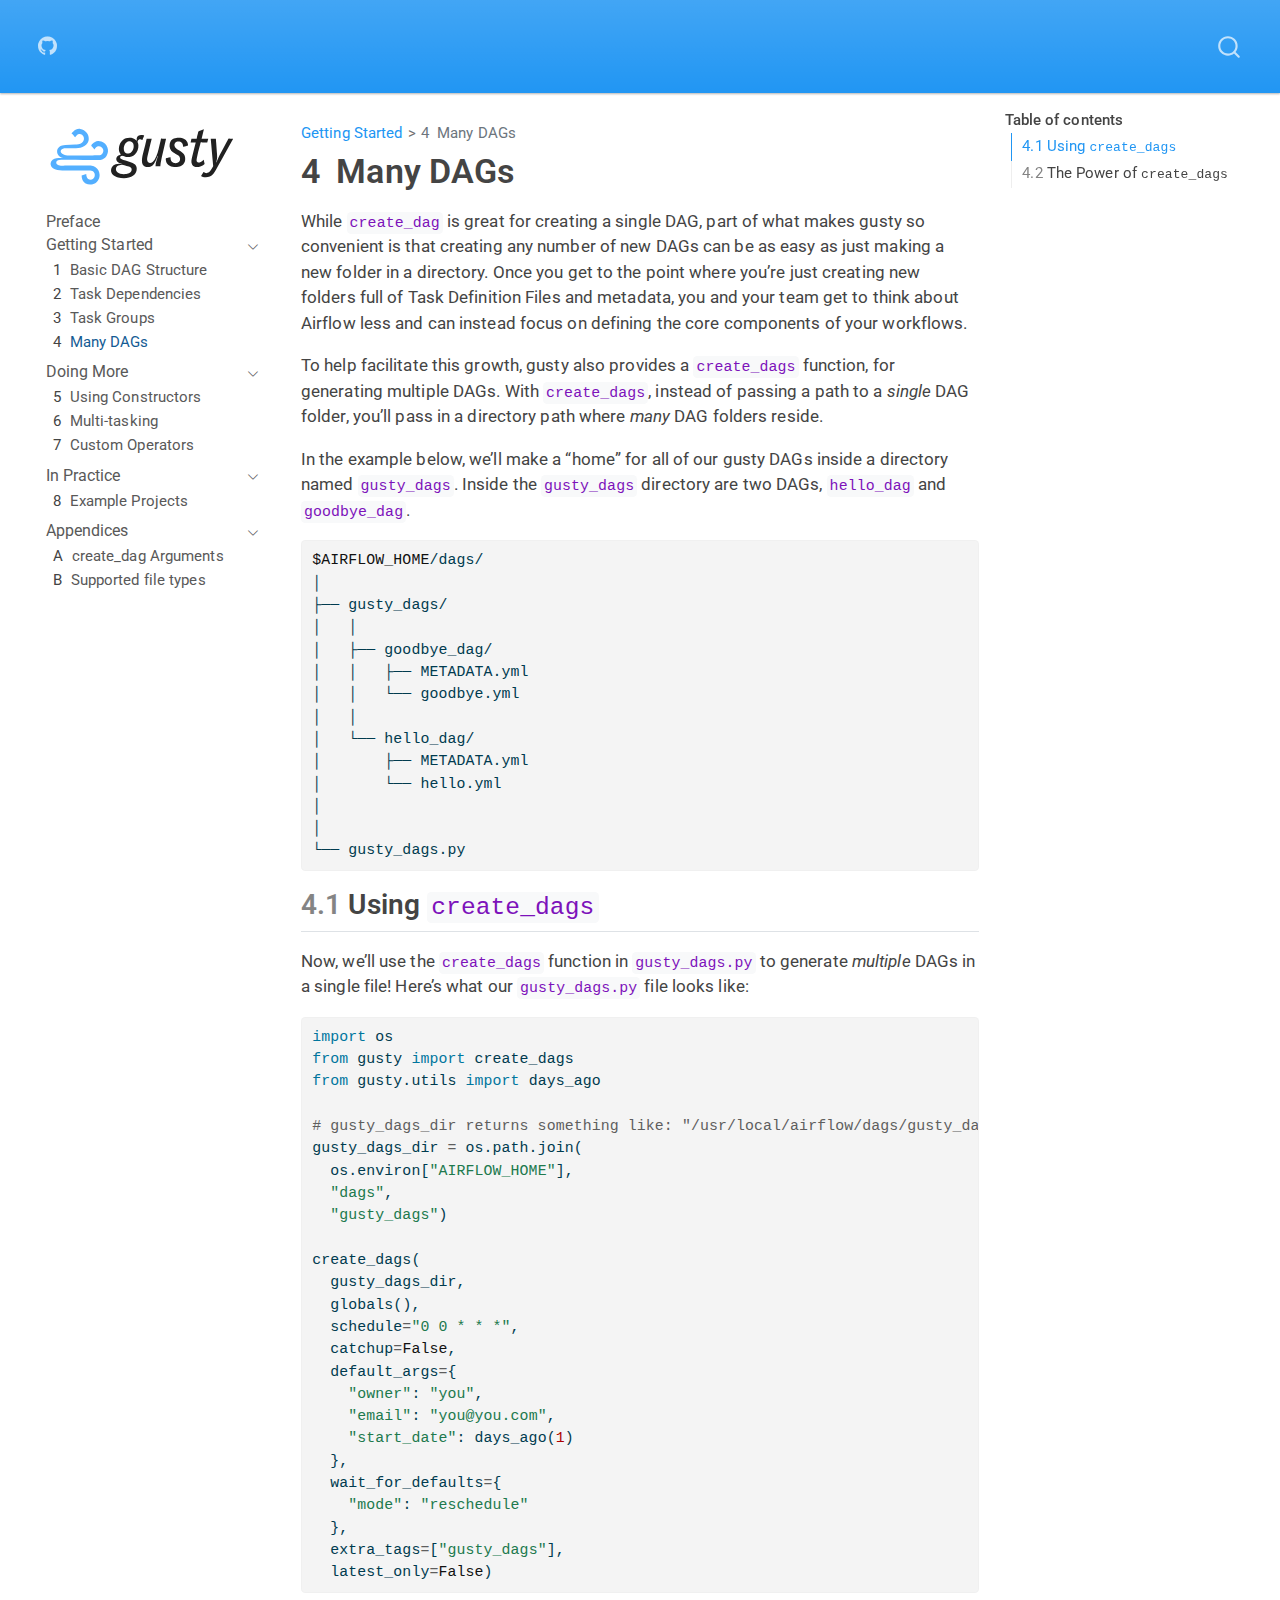
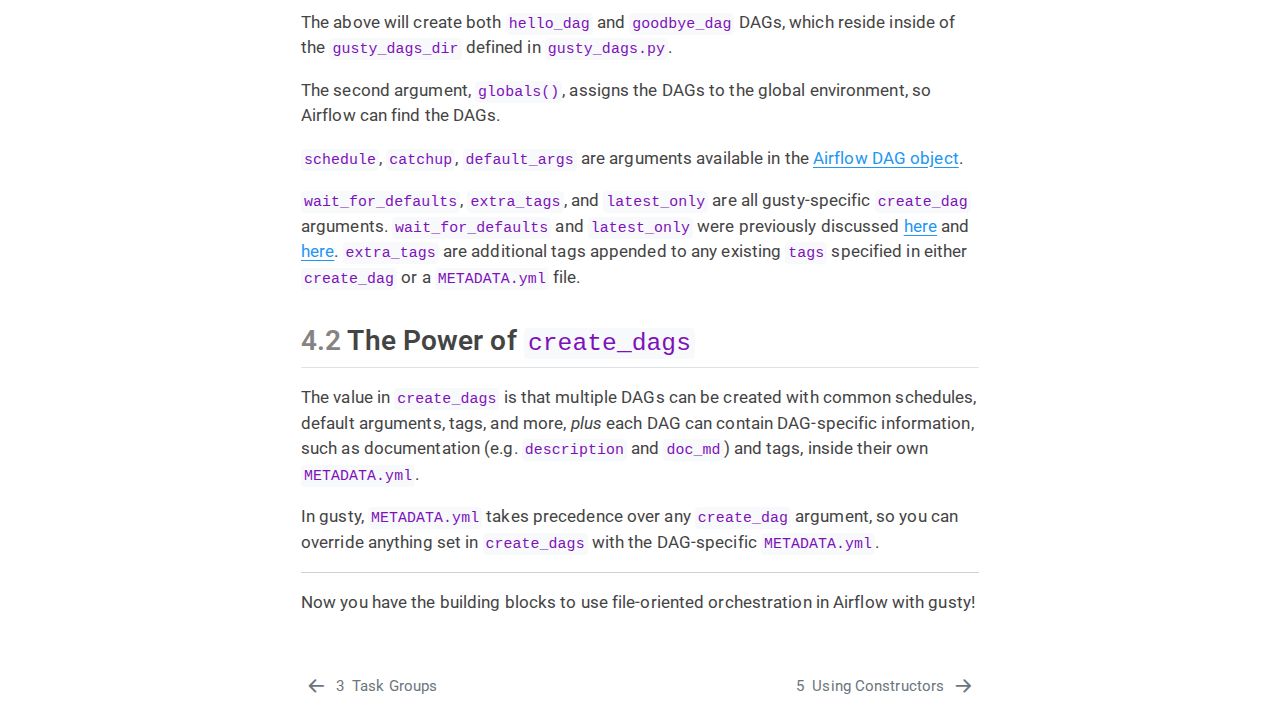
<file: many-dags.html>
<!DOCTYPE html>
<html xmlns="http://www.w3.org/1999/xhtml" lang="en" xml:lang="en"><head>

<meta charset="utf-8">
<meta name="generator" content="quarto-1.6.42">

<meta name="viewport" content="width=device-width, initial-scale=1.0, user-scalable=yes">


<title>4&nbsp; Many DAGs</title>
<style>
code{white-space: pre-wrap;}
span.smallcaps{font-variant: small-caps;}
div.columns{display: flex; gap: min(4vw, 1.5em);}
div.column{flex: auto; overflow-x: auto;}
div.hanging-indent{margin-left: 1.5em; text-indent: -1.5em;}
ul.task-list{list-style: none;}
ul.task-list li input[type="checkbox"] {
  width: 0.8em;
  margin: 0 0.8em 0.2em -1em; /* quarto-specific, see https://github.com/quarto-dev/quarto-cli/issues/4556 */ 
  vertical-align: middle;
}
/* CSS for syntax highlighting */
pre > code.sourceCode { white-space: pre; position: relative; }
pre > code.sourceCode > span { line-height: 1.25; }
pre > code.sourceCode > span:empty { height: 1.2em; }
.sourceCode { overflow: visible; }
code.sourceCode > span { color: inherit; text-decoration: inherit; }
div.sourceCode { margin: 1em 0; }
pre.sourceCode { margin: 0; }
@media screen {
div.sourceCode { overflow: auto; }
}
@media print {
pre > code.sourceCode { white-space: pre-wrap; }
pre > code.sourceCode > span { display: inline-block; text-indent: -5em; padding-left: 5em; }
}
pre.numberSource code
  { counter-reset: source-line 0; }
pre.numberSource code > span
  { position: relative; left: -4em; counter-increment: source-line; }
pre.numberSource code > span > a:first-child::before
  { content: counter(source-line);
    position: relative; left: -1em; text-align: right; vertical-align: baseline;
    border: none; display: inline-block;
    -webkit-touch-callout: none; -webkit-user-select: none;
    -khtml-user-select: none; -moz-user-select: none;
    -ms-user-select: none; user-select: none;
    padding: 0 4px; width: 4em;
  }
pre.numberSource { margin-left: 3em;  padding-left: 4px; }
div.sourceCode
  {   }
@media screen {
pre > code.sourceCode > span > a:first-child::before { text-decoration: underline; }
}
</style>


<script src="site_libs/quarto-nav/quarto-nav.js"></script>
<script src="site_libs/clipboard/clipboard.min.js"></script>
<script src="site_libs/quarto-search/autocomplete.umd.js"></script>
<script src="site_libs/quarto-search/fuse.min.js"></script>
<script src="site_libs/quarto-search/quarto-search.js"></script>
<meta name="quarto:offset" content="./">
<link href="./using-constructors.html" rel="next">
<link href="./task-groups.html" rel="prev">
<link href="./media/logo/favicon.png" rel="icon" type="image/png">
<script src="site_libs/quarto-html/quarto.js"></script>
<script src="site_libs/quarto-html/popper.min.js"></script>
<script src="site_libs/quarto-html/tippy.umd.min.js"></script>
<script src="site_libs/quarto-html/anchor.min.js"></script>
<link href="site_libs/quarto-html/tippy.css" rel="stylesheet">
<link href="site_libs/quarto-html/quarto-syntax-highlighting-2f5df379a58b258e96c21c0638c20c03.css" rel="stylesheet" id="quarto-text-highlighting-styles">
<script src="site_libs/bootstrap/bootstrap.min.js"></script>
<link href="site_libs/bootstrap/bootstrap-icons.css" rel="stylesheet">
<link href="site_libs/bootstrap/bootstrap-b4a8c6708121159c17675584afda1d05.min.css" rel="stylesheet" append-hash="true" id="quarto-bootstrap" data-mode="light">
<script id="quarto-search-options" type="application/json">{
  "location": "navbar",
  "copy-button": false,
  "collapse-after": 3,
  "panel-placement": "end",
  "type": "overlay",
  "limit": 50,
  "keyboard-shortcut": [
    "f",
    "/",
    "s"
  ],
  "show-item-context": false,
  "language": {
    "search-no-results-text": "No results",
    "search-matching-documents-text": "matching documents",
    "search-copy-link-title": "Copy link to search",
    "search-hide-matches-text": "Hide additional matches",
    "search-more-match-text": "more match in this document",
    "search-more-matches-text": "more matches in this document",
    "search-clear-button-title": "Clear",
    "search-text-placeholder": "",
    "search-detached-cancel-button-title": "Cancel",
    "search-submit-button-title": "Submit",
    "search-label": "Search"
  }
}</script>


</head>

<body class="nav-sidebar floating nav-fixed">

<div id="quarto-search-results"></div>
  <header id="quarto-header" class="headroom fixed-top">
    <nav class="navbar navbar-expand-lg " data-bs-theme="dark">
      <div class="navbar-container container-fluid">
            <div id="quarto-search" class="" title="Search"></div>
          <button class="navbar-toggler" type="button" data-bs-toggle="collapse" data-bs-target="#navbarCollapse" aria-controls="navbarCollapse" role="menu" aria-expanded="false" aria-label="Toggle navigation" onclick="if (window.quartoToggleHeadroom) { window.quartoToggleHeadroom(); }">
  <span class="navbar-toggler-icon"></span>
</button>
          <div class="collapse navbar-collapse" id="navbarCollapse">
            <ul class="navbar-nav navbar-nav-scroll me-auto">
  <li class="nav-item compact">
    <a class="nav-link" href="https://github.com/pipeline-tools/gusty"> <i class="bi bi-github" role="img">
</i> 
<span class="menu-text"></span></a>
  </li>  
</ul>
          </div> <!-- /navcollapse -->
            <div class="quarto-navbar-tools">
</div>
      </div> <!-- /container-fluid -->
    </nav>
  <nav class="quarto-secondary-nav">
    <div class="container-fluid d-flex">
      <button type="button" class="quarto-btn-toggle btn" data-bs-toggle="collapse" role="button" data-bs-target=".quarto-sidebar-collapse-item" aria-controls="quarto-sidebar" aria-expanded="false" aria-label="Toggle sidebar navigation" onclick="if (window.quartoToggleHeadroom) { window.quartoToggleHeadroom(); }">
        <i class="bi bi-layout-text-sidebar-reverse"></i>
      </button>
        <nav class="quarto-page-breadcrumbs" aria-label="breadcrumb"><ol class="breadcrumb"><li class="breadcrumb-item"><a href="./gusty-basics.html">Getting Started</a></li><li class="breadcrumb-item"><a href="./many-dags.html"><span class="chapter-number">4</span>&nbsp; <span class="chapter-title">Many DAGs</span></a></li></ol></nav>
        <a class="flex-grow-1" role="navigation" data-bs-toggle="collapse" data-bs-target=".quarto-sidebar-collapse-item" aria-controls="quarto-sidebar" aria-expanded="false" aria-label="Toggle sidebar navigation" onclick="if (window.quartoToggleHeadroom) { window.quartoToggleHeadroom(); }">      
        </a>
    </div>
  </nav>
</header>
<!-- content -->
<div id="quarto-content" class="quarto-container page-columns page-rows-contents page-layout-article page-navbar">
<!-- sidebar -->
  <nav id="quarto-sidebar" class="sidebar collapse collapse-horizontal quarto-sidebar-collapse-item sidebar-navigation floating overflow-auto">
    <div class="pt-lg-2 mt-2 text-left sidebar-header">
      <a href="./index.html" class="sidebar-logo-link">
      <img src="./media/logo/logo_500.svg" alt="" class="sidebar-logo py-0 d-lg-inline d-none">
      </a>
      </div>
    <div class="sidebar-menu-container"> 
    <ul class="list-unstyled mt-1">
        <li class="sidebar-item">
  <div class="sidebar-item-container"> 
  <a href="./index.html" class="sidebar-item-text sidebar-link">
 <span class="menu-text">Preface</span></a>
  </div>
</li>
        <li class="sidebar-item sidebar-item-section">
      <div class="sidebar-item-container"> 
            <a class="sidebar-item-text sidebar-link text-start" data-bs-toggle="collapse" data-bs-target="#quarto-sidebar-section-1" role="navigation" aria-expanded="true">
 <span class="menu-text">Getting Started</span></a>
          <a class="sidebar-item-toggle text-start" data-bs-toggle="collapse" data-bs-target="#quarto-sidebar-section-1" role="navigation" aria-expanded="true" aria-label="Toggle section">
            <i class="bi bi-chevron-right ms-2"></i>
          </a> 
      </div>
      <ul id="quarto-sidebar-section-1" class="collapse list-unstyled sidebar-section depth1 show">  
          <li class="sidebar-item">
  <div class="sidebar-item-container"> 
  <a href="./gusty-basics.html" class="sidebar-item-text sidebar-link">
 <span class="menu-text"><span class="chapter-number">1</span>&nbsp; <span class="chapter-title">Basic DAG Structure</span></span></a>
  </div>
</li>
          <li class="sidebar-item">
  <div class="sidebar-item-container"> 
  <a href="./task-dependencies.html" class="sidebar-item-text sidebar-link">
 <span class="menu-text"><span class="chapter-number">2</span>&nbsp; <span class="chapter-title">Task Dependencies</span></span></a>
  </div>
</li>
          <li class="sidebar-item">
  <div class="sidebar-item-container"> 
  <a href="./task-groups.html" class="sidebar-item-text sidebar-link">
 <span class="menu-text"><span class="chapter-number">3</span>&nbsp; <span class="chapter-title">Task Groups</span></span></a>
  </div>
</li>
          <li class="sidebar-item">
  <div class="sidebar-item-container"> 
  <a href="./many-dags.html" class="sidebar-item-text sidebar-link active">
 <span class="menu-text"><span class="chapter-number">4</span>&nbsp; <span class="chapter-title">Many DAGs</span></span></a>
  </div>
</li>
      </ul>
  </li>
        <li class="sidebar-item sidebar-item-section">
      <div class="sidebar-item-container"> 
            <a class="sidebar-item-text sidebar-link text-start" data-bs-toggle="collapse" data-bs-target="#quarto-sidebar-section-2" role="navigation" aria-expanded="true">
 <span class="menu-text">Doing More</span></a>
          <a class="sidebar-item-toggle text-start" data-bs-toggle="collapse" data-bs-target="#quarto-sidebar-section-2" role="navigation" aria-expanded="true" aria-label="Toggle section">
            <i class="bi bi-chevron-right ms-2"></i>
          </a> 
      </div>
      <ul id="quarto-sidebar-section-2" class="collapse list-unstyled sidebar-section depth1 show">  
          <li class="sidebar-item">
  <div class="sidebar-item-container"> 
  <a href="./using-constructors.html" class="sidebar-item-text sidebar-link">
 <span class="menu-text"><span class="chapter-number">5</span>&nbsp; <span class="chapter-title">Using Constructors</span></span></a>
  </div>
</li>
          <li class="sidebar-item">
  <div class="sidebar-item-container"> 
  <a href="./multi-tasking.html" class="sidebar-item-text sidebar-link">
 <span class="menu-text"><span class="chapter-number">6</span>&nbsp; <span class="chapter-title">Multi-tasking</span></span></a>
  </div>
</li>
          <li class="sidebar-item">
  <div class="sidebar-item-container"> 
  <a href="./custom-operators.html" class="sidebar-item-text sidebar-link">
 <span class="menu-text"><span class="chapter-number">7</span>&nbsp; <span class="chapter-title">Custom Operators</span></span></a>
  </div>
</li>
      </ul>
  </li>
        <li class="sidebar-item sidebar-item-section">
      <div class="sidebar-item-container"> 
            <a class="sidebar-item-text sidebar-link text-start" data-bs-toggle="collapse" data-bs-target="#quarto-sidebar-section-3" role="navigation" aria-expanded="true">
 <span class="menu-text">In Practice</span></a>
          <a class="sidebar-item-toggle text-start" data-bs-toggle="collapse" data-bs-target="#quarto-sidebar-section-3" role="navigation" aria-expanded="true" aria-label="Toggle section">
            <i class="bi bi-chevron-right ms-2"></i>
          </a> 
      </div>
      <ul id="quarto-sidebar-section-3" class="collapse list-unstyled sidebar-section depth1 show">  
          <li class="sidebar-item">
  <div class="sidebar-item-container"> 
  <a href="./example-projects.html" class="sidebar-item-text sidebar-link">
 <span class="menu-text"><span class="chapter-number">8</span>&nbsp; <span class="chapter-title">Example Projects</span></span></a>
  </div>
</li>
      </ul>
  </li>
        <li class="sidebar-item sidebar-item-section">
      <div class="sidebar-item-container"> 
            <a class="sidebar-item-text sidebar-link text-start" data-bs-toggle="collapse" data-bs-target="#quarto-sidebar-section-4" role="navigation" aria-expanded="true">
 <span class="menu-text">Appendices</span></a>
          <a class="sidebar-item-toggle text-start" data-bs-toggle="collapse" data-bs-target="#quarto-sidebar-section-4" role="navigation" aria-expanded="true" aria-label="Toggle section">
            <i class="bi bi-chevron-right ms-2"></i>
          </a> 
      </div>
      <ul id="quarto-sidebar-section-4" class="collapse list-unstyled sidebar-section depth1 show">  
          <li class="sidebar-item">
  <div class="sidebar-item-container"> 
  <a href="./create-dag-args.html" class="sidebar-item-text sidebar-link">
 <span class="menu-text"><span class="chapter-number">A</span>&nbsp; <span class="chapter-title">create_dag Arguments</span></span></a>
  </div>
</li>
          <li class="sidebar-item">
  <div class="sidebar-item-container"> 
  <a href="./supported-file-types.html" class="sidebar-item-text sidebar-link">
 <span class="menu-text"><span class="chapter-number">B</span>&nbsp; <span class="chapter-title">Supported file types</span></span></a>
  </div>
</li>
      </ul>
  </li>
    </ul>
    </div>
</nav>
<div id="quarto-sidebar-glass" class="quarto-sidebar-collapse-item" data-bs-toggle="collapse" data-bs-target=".quarto-sidebar-collapse-item"></div>
<!-- margin-sidebar -->
    <div id="quarto-margin-sidebar" class="sidebar margin-sidebar">
        <nav id="TOC" role="doc-toc" class="toc-active">
    <h2 id="toc-title">Table of contents</h2>
   
  <ul>
  <li><a href="#using-create_dags" id="toc-using-create_dags" class="nav-link active" data-scroll-target="#using-create_dags"><span class="header-section-number">4.1</span> Using <code>create_dags</code></a></li>
  <li><a href="#the-power-of-create_dags" id="toc-the-power-of-create_dags" class="nav-link" data-scroll-target="#the-power-of-create_dags"><span class="header-section-number">4.2</span> The Power of <code>create_dags</code></a></li>
  </ul>
</nav>
    </div>
<!-- main -->
<main class="content" id="quarto-document-content">

<header id="title-block-header" class="quarto-title-block default"><nav class="quarto-page-breadcrumbs quarto-title-breadcrumbs d-none d-lg-block" aria-label="breadcrumb"><ol class="breadcrumb"><li class="breadcrumb-item"><a href="./gusty-basics.html">Getting Started</a></li><li class="breadcrumb-item"><a href="./many-dags.html"><span class="chapter-number">4</span>&nbsp; <span class="chapter-title">Many DAGs</span></a></li></ol></nav>
<div class="quarto-title">
<h1 class="title"><span class="chapter-number">4</span>&nbsp; <span class="chapter-title">Many DAGs</span></h1>
</div>



<div class="quarto-title-meta">

    
  
    
  </div>
  


</header>


<p>While <code>create_dag</code> is great for creating a single DAG, part of what makes gusty so convenient is that creating any number of new DAGs can be as easy as just making a new folder in a directory. Once you get to the point where you’re just creating new folders full of Task Definition Files and metadata, you and your team get to think about Airflow less and can instead focus on defining the core components of your workflows.</p>
<p>To help facilitate this growth, gusty also provides a <code>create_dags</code> function, for generating multiple DAGs. With <code>create_dags</code>, instead of passing a path to a <em>single</em> DAG folder, you’ll pass in a directory path where <em>many</em> DAG folders reside.</p>
<p>In the example below, we’ll make a “home” for all of our gusty DAGs inside a directory named <code>gusty_dags</code>. Inside the <code>gusty_dags</code> directory are two DAGs, <code>hello_dag</code> and <code>goodbye_dag</code>.</p>
<div class="sourceCode" id="cb1"><pre class="sourceCode sh code-with-copy"><code class="sourceCode bash"><span id="cb1-1"><a href="#cb1-1" aria-hidden="true" tabindex="-1"></a><span class="va">$AIRFLOW_HOME</span><span class="ex">/dags/</span></span>
<span id="cb1-2"><a href="#cb1-2" aria-hidden="true" tabindex="-1"></a><span class="ex">│</span></span>
<span id="cb1-3"><a href="#cb1-3" aria-hidden="true" tabindex="-1"></a><span class="ex">├──</span> gusty_dags/</span>
<span id="cb1-4"><a href="#cb1-4" aria-hidden="true" tabindex="-1"></a><span class="ex">│</span>   │</span>
<span id="cb1-5"><a href="#cb1-5" aria-hidden="true" tabindex="-1"></a><span class="ex">│</span>   ├── goodbye_dag/</span>
<span id="cb1-6"><a href="#cb1-6" aria-hidden="true" tabindex="-1"></a><span class="ex">│</span>   │   ├── METADATA.yml</span>
<span id="cb1-7"><a href="#cb1-7" aria-hidden="true" tabindex="-1"></a><span class="ex">│</span>   │   └── goodbye.yml</span>
<span id="cb1-8"><a href="#cb1-8" aria-hidden="true" tabindex="-1"></a><span class="ex">│</span>   │</span>
<span id="cb1-9"><a href="#cb1-9" aria-hidden="true" tabindex="-1"></a><span class="ex">│</span>   └── hello_dag/</span>
<span id="cb1-10"><a href="#cb1-10" aria-hidden="true" tabindex="-1"></a><span class="ex">│</span>       ├── METADATA.yml</span>
<span id="cb1-11"><a href="#cb1-11" aria-hidden="true" tabindex="-1"></a><span class="ex">│</span>       └── hello.yml</span>
<span id="cb1-12"><a href="#cb1-12" aria-hidden="true" tabindex="-1"></a><span class="ex">│</span></span>
<span id="cb1-13"><a href="#cb1-13" aria-hidden="true" tabindex="-1"></a><span class="ex">│</span></span>
<span id="cb1-14"><a href="#cb1-14" aria-hidden="true" tabindex="-1"></a><span class="ex">└──</span> gusty_dags.py</span></code><button title="Copy to Clipboard" class="code-copy-button"><i class="bi"></i></button></pre></div>
<section id="using-create_dags" class="level2" data-number="4.1">
<h2 data-number="4.1" class="anchored" data-anchor-id="using-create_dags"><span class="header-section-number">4.1</span> Using <code>create_dags</code></h2>
<p>Now, we’ll use the <code>create_dags</code> function in <code>gusty_dags.py</code> to generate <em>multiple</em> DAGs in a single file! Here’s what our <code>gusty_dags.py</code> file looks like:</p>
<div class="sourceCode" id="cb2"><pre class="sourceCode py code-with-copy"><code class="sourceCode python"><span id="cb2-1"><a href="#cb2-1" aria-hidden="true" tabindex="-1"></a><span class="im">import</span> os</span>
<span id="cb2-2"><a href="#cb2-2" aria-hidden="true" tabindex="-1"></a><span class="im">from</span> gusty <span class="im">import</span> create_dags</span>
<span id="cb2-3"><a href="#cb2-3" aria-hidden="true" tabindex="-1"></a><span class="im">from</span> gusty.utils <span class="im">import</span> days_ago</span>
<span id="cb2-4"><a href="#cb2-4" aria-hidden="true" tabindex="-1"></a></span>
<span id="cb2-5"><a href="#cb2-5" aria-hidden="true" tabindex="-1"></a><span class="co"># gusty_dags_dir returns something like: "/usr/local/airflow/dags/gusty_dags"</span></span>
<span id="cb2-6"><a href="#cb2-6" aria-hidden="true" tabindex="-1"></a>gusty_dags_dir <span class="op">=</span> os.path.join(</span>
<span id="cb2-7"><a href="#cb2-7" aria-hidden="true" tabindex="-1"></a>  os.environ[<span class="st">"AIRFLOW_HOME"</span>], </span>
<span id="cb2-8"><a href="#cb2-8" aria-hidden="true" tabindex="-1"></a>  <span class="st">"dags"</span>, </span>
<span id="cb2-9"><a href="#cb2-9" aria-hidden="true" tabindex="-1"></a>  <span class="st">"gusty_dags"</span>)</span>
<span id="cb2-10"><a href="#cb2-10" aria-hidden="true" tabindex="-1"></a></span>
<span id="cb2-11"><a href="#cb2-11" aria-hidden="true" tabindex="-1"></a>create_dags(</span>
<span id="cb2-12"><a href="#cb2-12" aria-hidden="true" tabindex="-1"></a>  gusty_dags_dir,</span>
<span id="cb2-13"><a href="#cb2-13" aria-hidden="true" tabindex="-1"></a>  <span class="bu">globals</span>(),</span>
<span id="cb2-14"><a href="#cb2-14" aria-hidden="true" tabindex="-1"></a>  schedule<span class="op">=</span><span class="st">"0 0 * * *"</span>,</span>
<span id="cb2-15"><a href="#cb2-15" aria-hidden="true" tabindex="-1"></a>  catchup<span class="op">=</span><span class="va">False</span>,</span>
<span id="cb2-16"><a href="#cb2-16" aria-hidden="true" tabindex="-1"></a>  default_args<span class="op">=</span>{</span>
<span id="cb2-17"><a href="#cb2-17" aria-hidden="true" tabindex="-1"></a>    <span class="st">"owner"</span>: <span class="st">"you"</span>,</span>
<span id="cb2-18"><a href="#cb2-18" aria-hidden="true" tabindex="-1"></a>    <span class="st">"email"</span>: <span class="st">"you@you.com"</span>,</span>
<span id="cb2-19"><a href="#cb2-19" aria-hidden="true" tabindex="-1"></a>    <span class="st">"start_date"</span>: days_ago(<span class="dv">1</span>)</span>
<span id="cb2-20"><a href="#cb2-20" aria-hidden="true" tabindex="-1"></a>  },</span>
<span id="cb2-21"><a href="#cb2-21" aria-hidden="true" tabindex="-1"></a>  wait_for_defaults<span class="op">=</span>{</span>
<span id="cb2-22"><a href="#cb2-22" aria-hidden="true" tabindex="-1"></a>    <span class="st">"mode"</span>: <span class="st">"reschedule"</span></span>
<span id="cb2-23"><a href="#cb2-23" aria-hidden="true" tabindex="-1"></a>  },</span>
<span id="cb2-24"><a href="#cb2-24" aria-hidden="true" tabindex="-1"></a>  extra_tags<span class="op">=</span>[<span class="st">"gusty_dags"</span>],</span>
<span id="cb2-25"><a href="#cb2-25" aria-hidden="true" tabindex="-1"></a>  latest_only<span class="op">=</span><span class="va">False</span>)</span></code><button title="Copy to Clipboard" class="code-copy-button"><i class="bi"></i></button></pre></div>
<p>The above will create both <code>hello_dag</code> and <code>goodbye_dag</code> DAGs, which reside inside of the <code>gusty_dags_dir</code> defined in <code>gusty_dags.py</code>.</p>
<p>The second argument, <code>globals()</code>, assigns the DAGs to the global environment, so Airflow can find the DAGs.</p>
<p><code>schedule</code>, <code>catchup</code>, <code>default_args</code> are arguments available in the <a href="https://airflow.apache.org/docs/apache-airflow/stable/_api/airflow/models/dag/index.html#airflow.models.dag.DAG">Airflow DAG object</a>.</p>
<p><code>wait_for_defaults</code>, <code>extra_tags</code>, and <code>latest_only</code> are all gusty-specific <code>create_dag</code> arguments. <code>wait_for_defaults</code> and <code>latest_only</code> were previously discussed <a href="./task-dependencies.html#other-external-dependency-considerations">here</a> and <a href="./gusty-basics.html#dag-file">here</a>. <code>extra_tags</code> are additional tags appended to any existing <code>tags</code> specified in either <code>create_dag</code> or a <code>METADATA.yml</code> file.</p>
</section>
<section id="the-power-of-create_dags" class="level2" data-number="4.2">
<h2 data-number="4.2" class="anchored" data-anchor-id="the-power-of-create_dags"><span class="header-section-number">4.2</span> The Power of <code>create_dags</code></h2>
<p>The value in <code>create_dags</code> is that multiple DAGs can be created with common schedules, default arguments, tags, and more, <em>plus</em> each DAG can contain DAG-specific information, such as documentation (e.g.&nbsp;<code>description</code> and <code>doc_md</code>) and tags, inside their own <code>METADATA.yml</code>.</p>
<p>In gusty, <code>METADATA.yml</code> takes precedence over any <code>create_dag</code> argument, so you can override anything set in <code>create_dags</code> with the DAG-specific <code>METADATA.yml</code>.</p>
<hr>
<p>Now you have the building blocks to use file-oriented orchestration in Airflow with gusty!</p>


</section>

</main> <!-- /main -->
<script id="quarto-html-after-body" type="application/javascript">
window.document.addEventListener("DOMContentLoaded", function (event) {
  const toggleBodyColorMode = (bsSheetEl) => {
    const mode = bsSheetEl.getAttribute("data-mode");
    const bodyEl = window.document.querySelector("body");
    if (mode === "dark") {
      bodyEl.classList.add("quarto-dark");
      bodyEl.classList.remove("quarto-light");
    } else {
      bodyEl.classList.add("quarto-light");
      bodyEl.classList.remove("quarto-dark");
    }
  }
  const toggleBodyColorPrimary = () => {
    const bsSheetEl = window.document.querySelector("link#quarto-bootstrap");
    if (bsSheetEl) {
      toggleBodyColorMode(bsSheetEl);
    }
  }
  toggleBodyColorPrimary();  
  const icon = "";
  const anchorJS = new window.AnchorJS();
  anchorJS.options = {
    placement: 'right',
    icon: icon
  };
  anchorJS.add('.anchored');
  const isCodeAnnotation = (el) => {
    for (const clz of el.classList) {
      if (clz.startsWith('code-annotation-')) {                     
        return true;
      }
    }
    return false;
  }
  const onCopySuccess = function(e) {
    // button target
    const button = e.trigger;
    // don't keep focus
    button.blur();
    // flash "checked"
    button.classList.add('code-copy-button-checked');
    var currentTitle = button.getAttribute("title");
    button.setAttribute("title", "Copied!");
    let tooltip;
    if (window.bootstrap) {
      button.setAttribute("data-bs-toggle", "tooltip");
      button.setAttribute("data-bs-placement", "left");
      button.setAttribute("data-bs-title", "Copied!");
      tooltip = new bootstrap.Tooltip(button, 
        { trigger: "manual", 
          customClass: "code-copy-button-tooltip",
          offset: [0, -8]});
      tooltip.show();    
    }
    setTimeout(function() {
      if (tooltip) {
        tooltip.hide();
        button.removeAttribute("data-bs-title");
        button.removeAttribute("data-bs-toggle");
        button.removeAttribute("data-bs-placement");
      }
      button.setAttribute("title", currentTitle);
      button.classList.remove('code-copy-button-checked');
    }, 1000);
    // clear code selection
    e.clearSelection();
  }
  const getTextToCopy = function(trigger) {
      const codeEl = trigger.previousElementSibling.cloneNode(true);
      for (const childEl of codeEl.children) {
        if (isCodeAnnotation(childEl)) {
          childEl.remove();
        }
      }
      return codeEl.innerText;
  }
  const clipboard = new window.ClipboardJS('.code-copy-button:not([data-in-quarto-modal])', {
    text: getTextToCopy
  });
  clipboard.on('success', onCopySuccess);
  if (window.document.getElementById('quarto-embedded-source-code-modal')) {
    const clipboardModal = new window.ClipboardJS('.code-copy-button[data-in-quarto-modal]', {
      text: getTextToCopy,
      container: window.document.getElementById('quarto-embedded-source-code-modal')
    });
    clipboardModal.on('success', onCopySuccess);
  }
    var localhostRegex = new RegExp(/^(?:http|https):\/\/localhost\:?[0-9]*\//);
    var mailtoRegex = new RegExp(/^mailto:/);
      var filterRegex = new RegExp('/' + window.location.host + '/');
    var isInternal = (href) => {
        return filterRegex.test(href) || localhostRegex.test(href) || mailtoRegex.test(href);
    }
    // Inspect non-navigation links and adorn them if external
 	var links = window.document.querySelectorAll('a[href]:not(.nav-link):not(.navbar-brand):not(.toc-action):not(.sidebar-link):not(.sidebar-item-toggle):not(.pagination-link):not(.no-external):not([aria-hidden]):not(.dropdown-item):not(.quarto-navigation-tool):not(.about-link)');
    for (var i=0; i<links.length; i++) {
      const link = links[i];
      if (!isInternal(link.href)) {
        // undo the damage that might have been done by quarto-nav.js in the case of
        // links that we want to consider external
        if (link.dataset.originalHref !== undefined) {
          link.href = link.dataset.originalHref;
        }
      }
    }
  function tippyHover(el, contentFn, onTriggerFn, onUntriggerFn) {
    const config = {
      allowHTML: true,
      maxWidth: 500,
      delay: 100,
      arrow: false,
      appendTo: function(el) {
          return el.parentElement;
      },
      interactive: true,
      interactiveBorder: 10,
      theme: 'quarto',
      placement: 'bottom-start',
    };
    if (contentFn) {
      config.content = contentFn;
    }
    if (onTriggerFn) {
      config.onTrigger = onTriggerFn;
    }
    if (onUntriggerFn) {
      config.onUntrigger = onUntriggerFn;
    }
    window.tippy(el, config); 
  }
  const noterefs = window.document.querySelectorAll('a[role="doc-noteref"]');
  for (var i=0; i<noterefs.length; i++) {
    const ref = noterefs[i];
    tippyHover(ref, function() {
      // use id or data attribute instead here
      let href = ref.getAttribute('data-footnote-href') || ref.getAttribute('href');
      try { href = new URL(href).hash; } catch {}
      const id = href.replace(/^#\/?/, "");
      const note = window.document.getElementById(id);
      if (note) {
        return note.innerHTML;
      } else {
        return "";
      }
    });
  }
  const xrefs = window.document.querySelectorAll('a.quarto-xref');
  const processXRef = (id, note) => {
    // Strip column container classes
    const stripColumnClz = (el) => {
      el.classList.remove("page-full", "page-columns");
      if (el.children) {
        for (const child of el.children) {
          stripColumnClz(child);
        }
      }
    }
    stripColumnClz(note)
    if (id === null || id.startsWith('sec-')) {
      // Special case sections, only their first couple elements
      const container = document.createElement("div");
      if (note.children && note.children.length > 2) {
        container.appendChild(note.children[0].cloneNode(true));
        for (let i = 1; i < note.children.length; i++) {
          const child = note.children[i];
          if (child.tagName === "P" && child.innerText === "") {
            continue;
          } else {
            container.appendChild(child.cloneNode(true));
            break;
          }
        }
        if (window.Quarto?.typesetMath) {
          window.Quarto.typesetMath(container);
        }
        return container.innerHTML
      } else {
        if (window.Quarto?.typesetMath) {
          window.Quarto.typesetMath(note);
        }
        return note.innerHTML;
      }
    } else {
      // Remove any anchor links if they are present
      const anchorLink = note.querySelector('a.anchorjs-link');
      if (anchorLink) {
        anchorLink.remove();
      }
      if (window.Quarto?.typesetMath) {
        window.Quarto.typesetMath(note);
      }
      if (note.classList.contains("callout")) {
        return note.outerHTML;
      } else {
        return note.innerHTML;
      }
    }
  }
  for (var i=0; i<xrefs.length; i++) {
    const xref = xrefs[i];
    tippyHover(xref, undefined, function(instance) {
      instance.disable();
      let url = xref.getAttribute('href');
      let hash = undefined; 
      if (url.startsWith('#')) {
        hash = url;
      } else {
        try { hash = new URL(url).hash; } catch {}
      }
      if (hash) {
        const id = hash.replace(/^#\/?/, "");
        const note = window.document.getElementById(id);
        if (note !== null) {
          try {
            const html = processXRef(id, note.cloneNode(true));
            instance.setContent(html);
          } finally {
            instance.enable();
            instance.show();
          }
        } else {
          // See if we can fetch this
          fetch(url.split('#')[0])
          .then(res => res.text())
          .then(html => {
            const parser = new DOMParser();
            const htmlDoc = parser.parseFromString(html, "text/html");
            const note = htmlDoc.getElementById(id);
            if (note !== null) {
              const html = processXRef(id, note);
              instance.setContent(html);
            } 
          }).finally(() => {
            instance.enable();
            instance.show();
          });
        }
      } else {
        // See if we can fetch a full url (with no hash to target)
        // This is a special case and we should probably do some content thinning / targeting
        fetch(url)
        .then(res => res.text())
        .then(html => {
          const parser = new DOMParser();
          const htmlDoc = parser.parseFromString(html, "text/html");
          const note = htmlDoc.querySelector('main.content');
          if (note !== null) {
            // This should only happen for chapter cross references
            // (since there is no id in the URL)
            // remove the first header
            if (note.children.length > 0 && note.children[0].tagName === "HEADER") {
              note.children[0].remove();
            }
            const html = processXRef(null, note);
            instance.setContent(html);
          } 
        }).finally(() => {
          instance.enable();
          instance.show();
        });
      }
    }, function(instance) {
    });
  }
      let selectedAnnoteEl;
      const selectorForAnnotation = ( cell, annotation) => {
        let cellAttr = 'data-code-cell="' + cell + '"';
        let lineAttr = 'data-code-annotation="' +  annotation + '"';
        const selector = 'span[' + cellAttr + '][' + lineAttr + ']';
        return selector;
      }
      const selectCodeLines = (annoteEl) => {
        const doc = window.document;
        const targetCell = annoteEl.getAttribute("data-target-cell");
        const targetAnnotation = annoteEl.getAttribute("data-target-annotation");
        const annoteSpan = window.document.querySelector(selectorForAnnotation(targetCell, targetAnnotation));
        const lines = annoteSpan.getAttribute("data-code-lines").split(",");
        const lineIds = lines.map((line) => {
          return targetCell + "-" + line;
        })
        let top = null;
        let height = null;
        let parent = null;
        if (lineIds.length > 0) {
            //compute the position of the single el (top and bottom and make a div)
            const el = window.document.getElementById(lineIds[0]);
            top = el.offsetTop;
            height = el.offsetHeight;
            parent = el.parentElement.parentElement;
          if (lineIds.length > 1) {
            const lastEl = window.document.getElementById(lineIds[lineIds.length - 1]);
            const bottom = lastEl.offsetTop + lastEl.offsetHeight;
            height = bottom - top;
          }
          if (top !== null && height !== null && parent !== null) {
            // cook up a div (if necessary) and position it 
            let div = window.document.getElementById("code-annotation-line-highlight");
            if (div === null) {
              div = window.document.createElement("div");
              div.setAttribute("id", "code-annotation-line-highlight");
              div.style.position = 'absolute';
              parent.appendChild(div);
            }
            div.style.top = top - 2 + "px";
            div.style.height = height + 4 + "px";
            div.style.left = 0;
            let gutterDiv = window.document.getElementById("code-annotation-line-highlight-gutter");
            if (gutterDiv === null) {
              gutterDiv = window.document.createElement("div");
              gutterDiv.setAttribute("id", "code-annotation-line-highlight-gutter");
              gutterDiv.style.position = 'absolute';
              const codeCell = window.document.getElementById(targetCell);
              const gutter = codeCell.querySelector('.code-annotation-gutter');
              gutter.appendChild(gutterDiv);
            }
            gutterDiv.style.top = top - 2 + "px";
            gutterDiv.style.height = height + 4 + "px";
          }
          selectedAnnoteEl = annoteEl;
        }
      };
      const unselectCodeLines = () => {
        const elementsIds = ["code-annotation-line-highlight", "code-annotation-line-highlight-gutter"];
        elementsIds.forEach((elId) => {
          const div = window.document.getElementById(elId);
          if (div) {
            div.remove();
          }
        });
        selectedAnnoteEl = undefined;
      };
        // Handle positioning of the toggle
    window.addEventListener(
      "resize",
      throttle(() => {
        elRect = undefined;
        if (selectedAnnoteEl) {
          selectCodeLines(selectedAnnoteEl);
        }
      }, 10)
    );
    function throttle(fn, ms) {
    let throttle = false;
    let timer;
      return (...args) => {
        if(!throttle) { // first call gets through
            fn.apply(this, args);
            throttle = true;
        } else { // all the others get throttled
            if(timer) clearTimeout(timer); // cancel #2
            timer = setTimeout(() => {
              fn.apply(this, args);
              timer = throttle = false;
            }, ms);
        }
      };
    }
      // Attach click handler to the DT
      const annoteDls = window.document.querySelectorAll('dt[data-target-cell]');
      for (const annoteDlNode of annoteDls) {
        annoteDlNode.addEventListener('click', (event) => {
          const clickedEl = event.target;
          if (clickedEl !== selectedAnnoteEl) {
            unselectCodeLines();
            const activeEl = window.document.querySelector('dt[data-target-cell].code-annotation-active');
            if (activeEl) {
              activeEl.classList.remove('code-annotation-active');
            }
            selectCodeLines(clickedEl);
            clickedEl.classList.add('code-annotation-active');
          } else {
            // Unselect the line
            unselectCodeLines();
            clickedEl.classList.remove('code-annotation-active');
          }
        });
      }
  const findCites = (el) => {
    const parentEl = el.parentElement;
    if (parentEl) {
      const cites = parentEl.dataset.cites;
      if (cites) {
        return {
          el,
          cites: cites.split(' ')
        };
      } else {
        return findCites(el.parentElement)
      }
    } else {
      return undefined;
    }
  };
  var bibliorefs = window.document.querySelectorAll('a[role="doc-biblioref"]');
  for (var i=0; i<bibliorefs.length; i++) {
    const ref = bibliorefs[i];
    const citeInfo = findCites(ref);
    if (citeInfo) {
      tippyHover(citeInfo.el, function() {
        var popup = window.document.createElement('div');
        citeInfo.cites.forEach(function(cite) {
          var citeDiv = window.document.createElement('div');
          citeDiv.classList.add('hanging-indent');
          citeDiv.classList.add('csl-entry');
          var biblioDiv = window.document.getElementById('ref-' + cite);
          if (biblioDiv) {
            citeDiv.innerHTML = biblioDiv.innerHTML;
          }
          popup.appendChild(citeDiv);
        });
        return popup.innerHTML;
      });
    }
  }
});
</script>
<nav class="page-navigation">
  <div class="nav-page nav-page-previous">
      <a href="./task-groups.html" class="pagination-link" aria-label="Task Groups">
        <i class="bi bi-arrow-left-short"></i> <span class="nav-page-text"><span class="chapter-number">3</span>&nbsp; <span class="chapter-title">Task Groups</span></span>
      </a>          
  </div>
  <div class="nav-page nav-page-next">
      <a href="./using-constructors.html" class="pagination-link" aria-label="Using Constructors">
        <span class="nav-page-text"><span class="chapter-number">5</span>&nbsp; <span class="chapter-title">Using Constructors</span></span> <i class="bi bi-arrow-right-short"></i>
      </a>
  </div>
</nav>
</div> <!-- /content -->




</body></html>
</file>
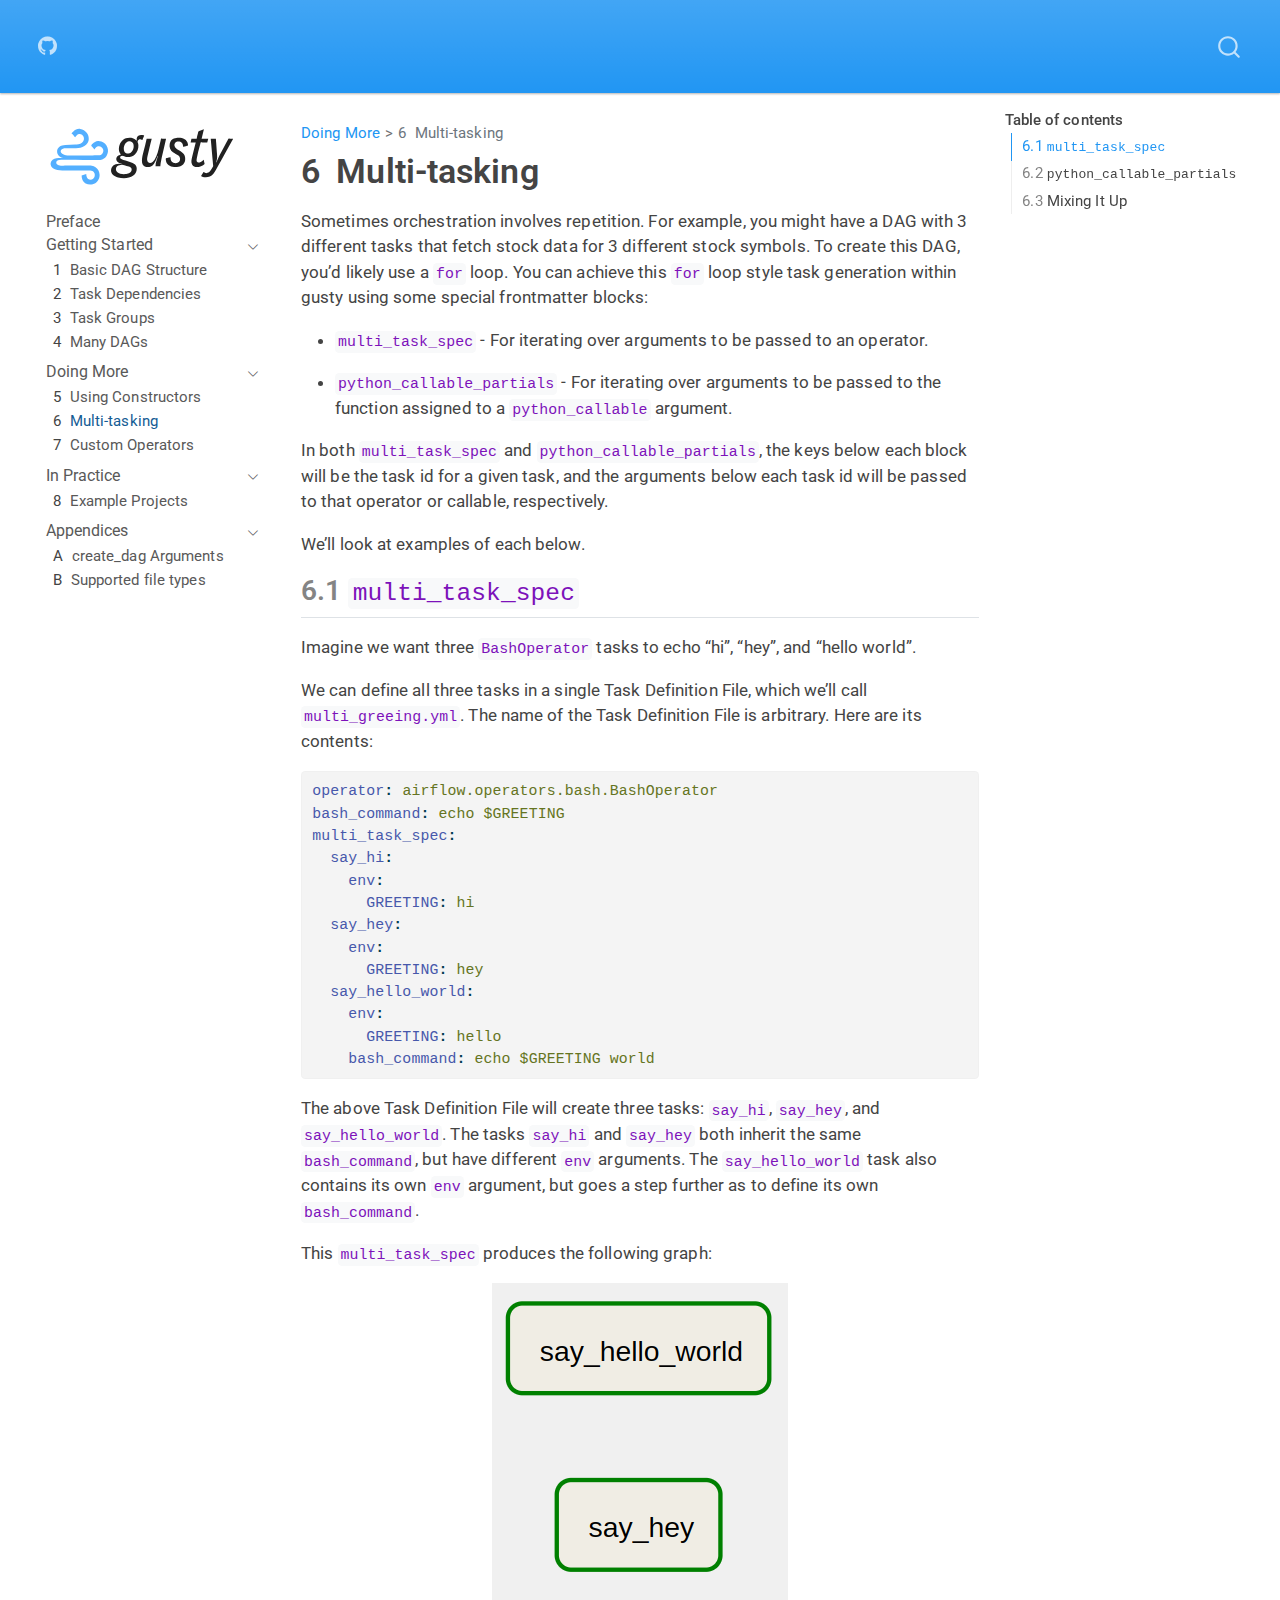
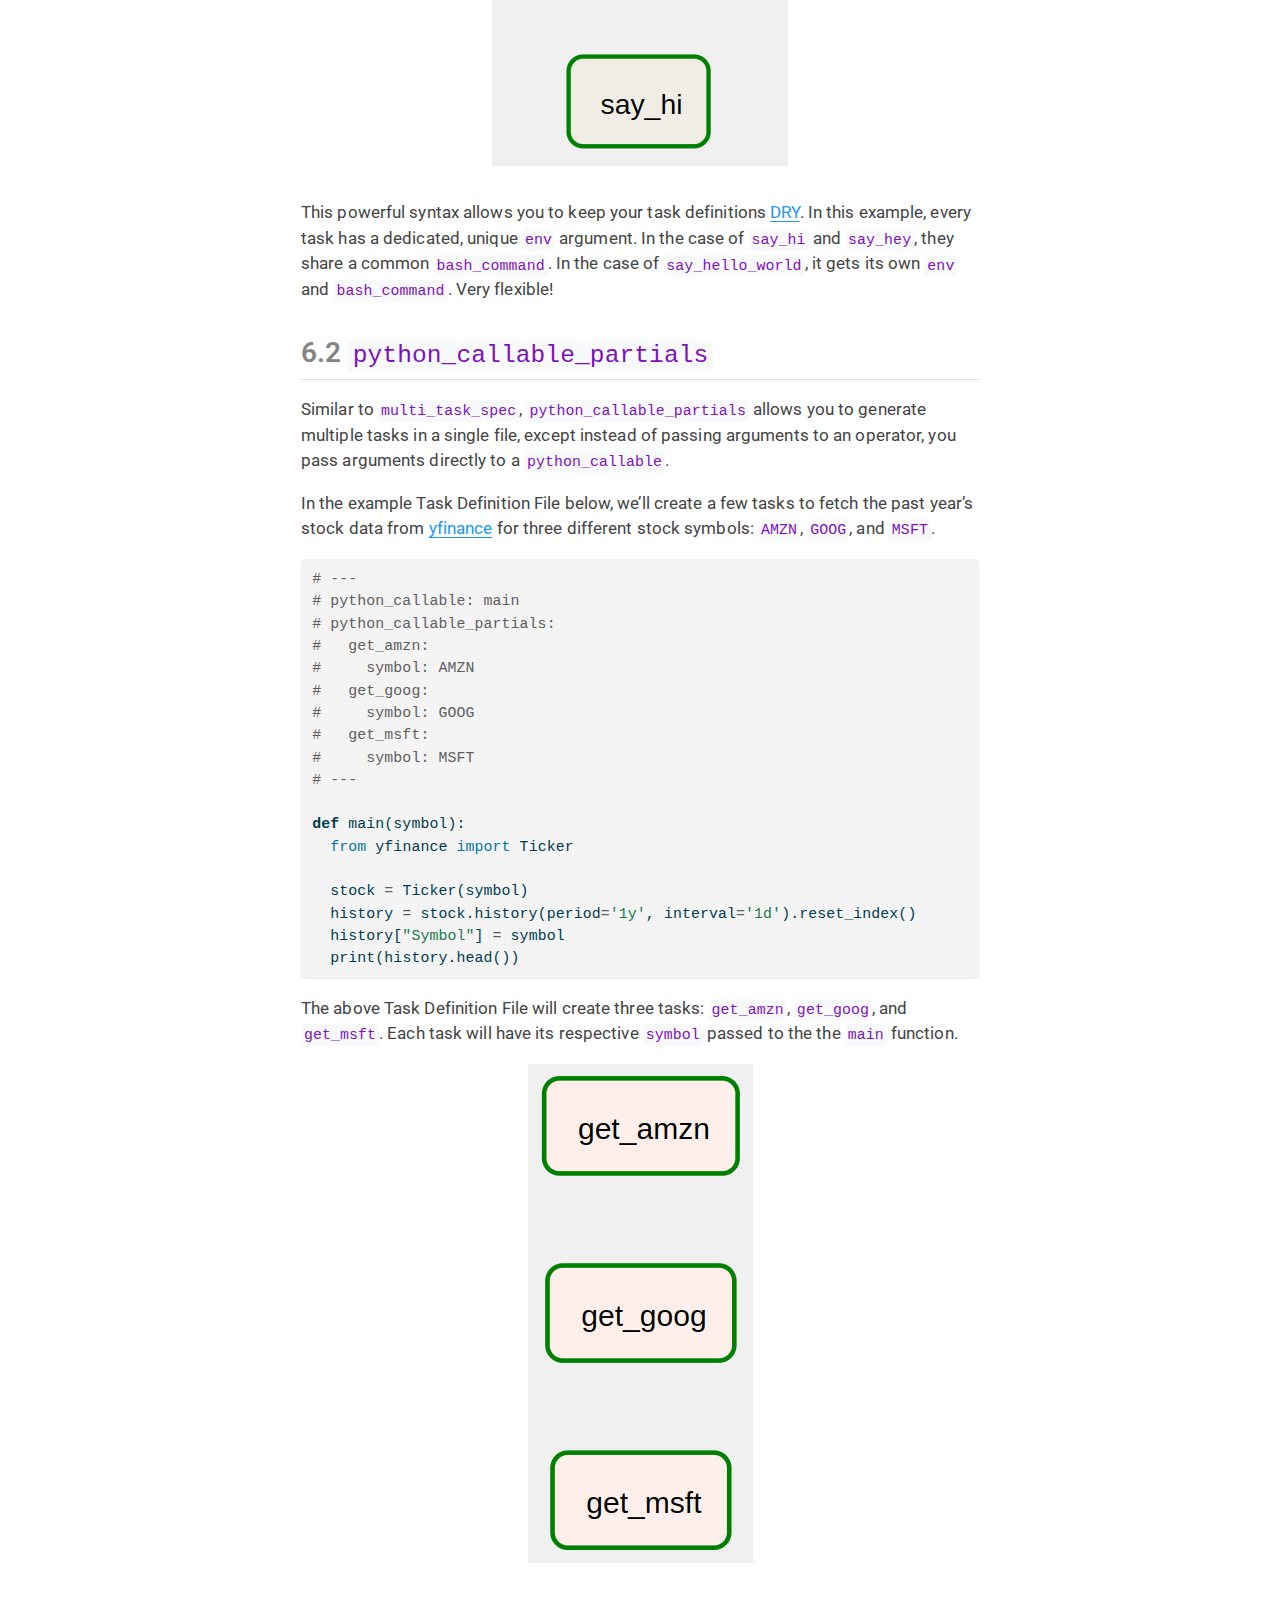
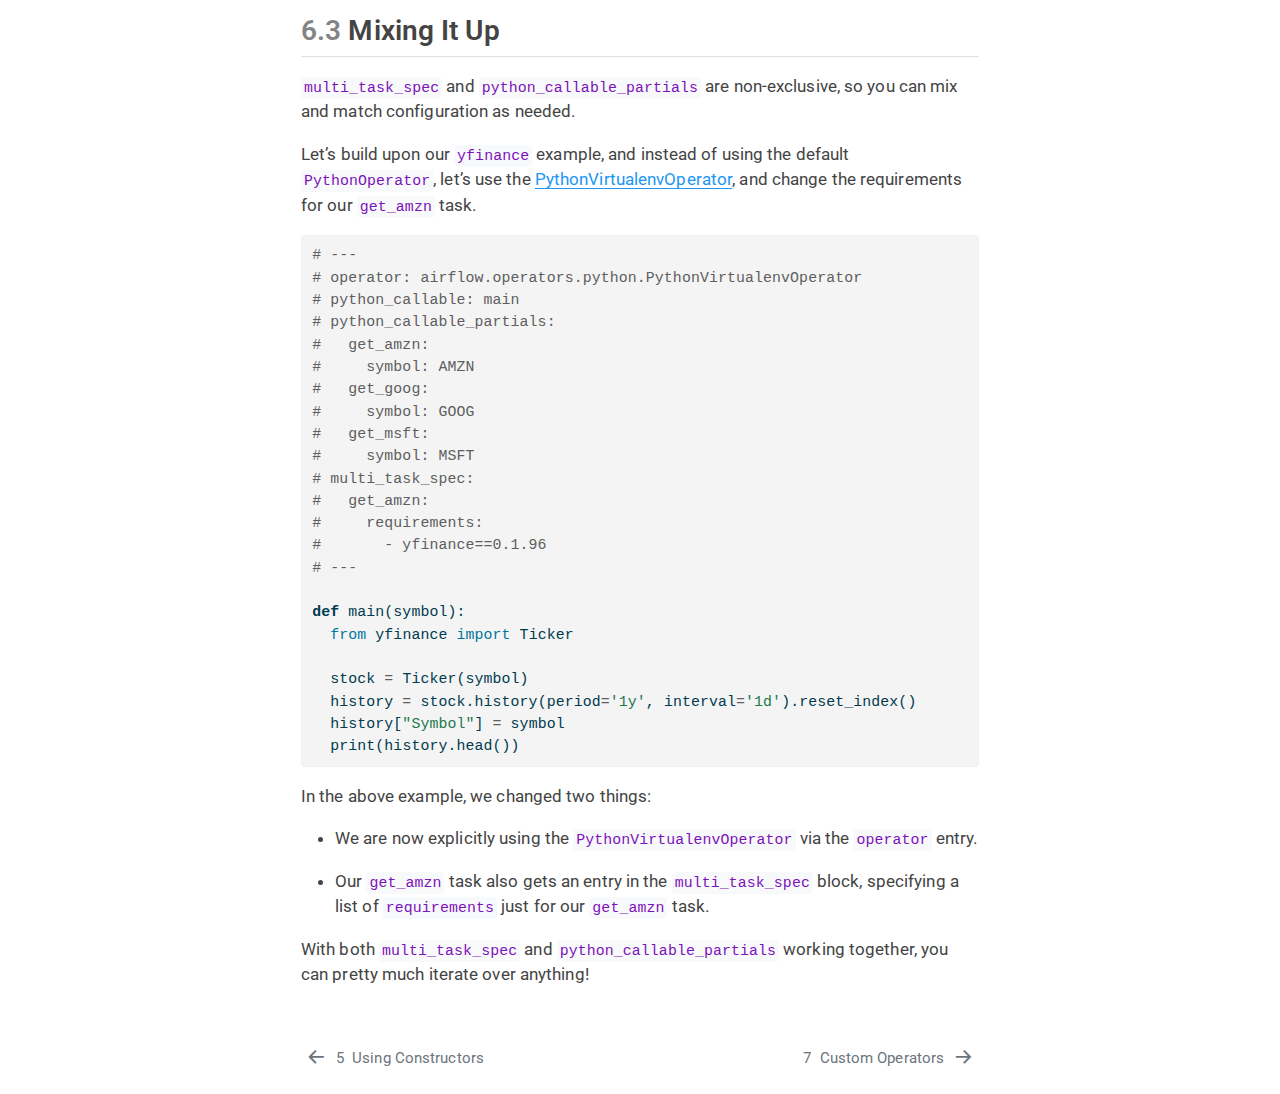
<file: multi-tasking.html>
<!DOCTYPE html>
<html xmlns="http://www.w3.org/1999/xhtml" lang="en" xml:lang="en"><head>

<meta charset="utf-8">
<meta name="generator" content="quarto-1.6.42">

<meta name="viewport" content="width=device-width, initial-scale=1.0, user-scalable=yes">


<title>6&nbsp; Multi-tasking</title>
<style>
code{white-space: pre-wrap;}
span.smallcaps{font-variant: small-caps;}
div.columns{display: flex; gap: min(4vw, 1.5em);}
div.column{flex: auto; overflow-x: auto;}
div.hanging-indent{margin-left: 1.5em; text-indent: -1.5em;}
ul.task-list{list-style: none;}
ul.task-list li input[type="checkbox"] {
  width: 0.8em;
  margin: 0 0.8em 0.2em -1em; /* quarto-specific, see https://github.com/quarto-dev/quarto-cli/issues/4556 */ 
  vertical-align: middle;
}
/* CSS for syntax highlighting */
pre > code.sourceCode { white-space: pre; position: relative; }
pre > code.sourceCode > span { line-height: 1.25; }
pre > code.sourceCode > span:empty { height: 1.2em; }
.sourceCode { overflow: visible; }
code.sourceCode > span { color: inherit; text-decoration: inherit; }
div.sourceCode { margin: 1em 0; }
pre.sourceCode { margin: 0; }
@media screen {
div.sourceCode { overflow: auto; }
}
@media print {
pre > code.sourceCode { white-space: pre-wrap; }
pre > code.sourceCode > span { display: inline-block; text-indent: -5em; padding-left: 5em; }
}
pre.numberSource code
  { counter-reset: source-line 0; }
pre.numberSource code > span
  { position: relative; left: -4em; counter-increment: source-line; }
pre.numberSource code > span > a:first-child::before
  { content: counter(source-line);
    position: relative; left: -1em; text-align: right; vertical-align: baseline;
    border: none; display: inline-block;
    -webkit-touch-callout: none; -webkit-user-select: none;
    -khtml-user-select: none; -moz-user-select: none;
    -ms-user-select: none; user-select: none;
    padding: 0 4px; width: 4em;
  }
pre.numberSource { margin-left: 3em;  padding-left: 4px; }
div.sourceCode
  {   }
@media screen {
pre > code.sourceCode > span > a:first-child::before { text-decoration: underline; }
}
</style>


<script src="site_libs/quarto-nav/quarto-nav.js"></script>
<script src="site_libs/clipboard/clipboard.min.js"></script>
<script src="site_libs/quarto-search/autocomplete.umd.js"></script>
<script src="site_libs/quarto-search/fuse.min.js"></script>
<script src="site_libs/quarto-search/quarto-search.js"></script>
<meta name="quarto:offset" content="./">
<link href="./custom-operators.html" rel="next">
<link href="./using-constructors.html" rel="prev">
<link href="./media/logo/favicon.png" rel="icon" type="image/png">
<script src="site_libs/quarto-html/quarto.js"></script>
<script src="site_libs/quarto-html/popper.min.js"></script>
<script src="site_libs/quarto-html/tippy.umd.min.js"></script>
<script src="site_libs/quarto-html/anchor.min.js"></script>
<link href="site_libs/quarto-html/tippy.css" rel="stylesheet">
<link href="site_libs/quarto-html/quarto-syntax-highlighting-2f5df379a58b258e96c21c0638c20c03.css" rel="stylesheet" id="quarto-text-highlighting-styles">
<script src="site_libs/bootstrap/bootstrap.min.js"></script>
<link href="site_libs/bootstrap/bootstrap-icons.css" rel="stylesheet">
<link href="site_libs/bootstrap/bootstrap-b4a8c6708121159c17675584afda1d05.min.css" rel="stylesheet" append-hash="true" id="quarto-bootstrap" data-mode="light">
<script id="quarto-search-options" type="application/json">{
  "location": "navbar",
  "copy-button": false,
  "collapse-after": 3,
  "panel-placement": "end",
  "type": "overlay",
  "limit": 50,
  "keyboard-shortcut": [
    "f",
    "/",
    "s"
  ],
  "show-item-context": false,
  "language": {
    "search-no-results-text": "No results",
    "search-matching-documents-text": "matching documents",
    "search-copy-link-title": "Copy link to search",
    "search-hide-matches-text": "Hide additional matches",
    "search-more-match-text": "more match in this document",
    "search-more-matches-text": "more matches in this document",
    "search-clear-button-title": "Clear",
    "search-text-placeholder": "",
    "search-detached-cancel-button-title": "Cancel",
    "search-submit-button-title": "Submit",
    "search-label": "Search"
  }
}</script>


</head>

<body class="nav-sidebar floating nav-fixed">

<div id="quarto-search-results"></div>
  <header id="quarto-header" class="headroom fixed-top">
    <nav class="navbar navbar-expand-lg " data-bs-theme="dark">
      <div class="navbar-container container-fluid">
            <div id="quarto-search" class="" title="Search"></div>
          <button class="navbar-toggler" type="button" data-bs-toggle="collapse" data-bs-target="#navbarCollapse" aria-controls="navbarCollapse" role="menu" aria-expanded="false" aria-label="Toggle navigation" onclick="if (window.quartoToggleHeadroom) { window.quartoToggleHeadroom(); }">
  <span class="navbar-toggler-icon"></span>
</button>
          <div class="collapse navbar-collapse" id="navbarCollapse">
            <ul class="navbar-nav navbar-nav-scroll me-auto">
  <li class="nav-item compact">
    <a class="nav-link" href="https://github.com/pipeline-tools/gusty"> <i class="bi bi-github" role="img">
</i> 
<span class="menu-text"></span></a>
  </li>  
</ul>
          </div> <!-- /navcollapse -->
            <div class="quarto-navbar-tools">
</div>
      </div> <!-- /container-fluid -->
    </nav>
  <nav class="quarto-secondary-nav">
    <div class="container-fluid d-flex">
      <button type="button" class="quarto-btn-toggle btn" data-bs-toggle="collapse" role="button" data-bs-target=".quarto-sidebar-collapse-item" aria-controls="quarto-sidebar" aria-expanded="false" aria-label="Toggle sidebar navigation" onclick="if (window.quartoToggleHeadroom) { window.quartoToggleHeadroom(); }">
        <i class="bi bi-layout-text-sidebar-reverse"></i>
      </button>
        <nav class="quarto-page-breadcrumbs" aria-label="breadcrumb"><ol class="breadcrumb"><li class="breadcrumb-item"><a href="./using-constructors.html">Doing More</a></li><li class="breadcrumb-item"><a href="./multi-tasking.html"><span class="chapter-number">6</span>&nbsp; <span class="chapter-title">Multi-tasking</span></a></li></ol></nav>
        <a class="flex-grow-1" role="navigation" data-bs-toggle="collapse" data-bs-target=".quarto-sidebar-collapse-item" aria-controls="quarto-sidebar" aria-expanded="false" aria-label="Toggle sidebar navigation" onclick="if (window.quartoToggleHeadroom) { window.quartoToggleHeadroom(); }">      
        </a>
    </div>
  </nav>
</header>
<!-- content -->
<div id="quarto-content" class="quarto-container page-columns page-rows-contents page-layout-article page-navbar">
<!-- sidebar -->
  <nav id="quarto-sidebar" class="sidebar collapse collapse-horizontal quarto-sidebar-collapse-item sidebar-navigation floating overflow-auto">
    <div class="pt-lg-2 mt-2 text-left sidebar-header">
      <a href="./index.html" class="sidebar-logo-link">
      <img src="./media/logo/logo_500.svg" alt="" class="sidebar-logo py-0 d-lg-inline d-none">
      </a>
      </div>
    <div class="sidebar-menu-container"> 
    <ul class="list-unstyled mt-1">
        <li class="sidebar-item">
  <div class="sidebar-item-container"> 
  <a href="./index.html" class="sidebar-item-text sidebar-link">
 <span class="menu-text">Preface</span></a>
  </div>
</li>
        <li class="sidebar-item sidebar-item-section">
      <div class="sidebar-item-container"> 
            <a class="sidebar-item-text sidebar-link text-start" data-bs-toggle="collapse" data-bs-target="#quarto-sidebar-section-1" role="navigation" aria-expanded="true">
 <span class="menu-text">Getting Started</span></a>
          <a class="sidebar-item-toggle text-start" data-bs-toggle="collapse" data-bs-target="#quarto-sidebar-section-1" role="navigation" aria-expanded="true" aria-label="Toggle section">
            <i class="bi bi-chevron-right ms-2"></i>
          </a> 
      </div>
      <ul id="quarto-sidebar-section-1" class="collapse list-unstyled sidebar-section depth1 show">  
          <li class="sidebar-item">
  <div class="sidebar-item-container"> 
  <a href="./gusty-basics.html" class="sidebar-item-text sidebar-link">
 <span class="menu-text"><span class="chapter-number">1</span>&nbsp; <span class="chapter-title">Basic DAG Structure</span></span></a>
  </div>
</li>
          <li class="sidebar-item">
  <div class="sidebar-item-container"> 
  <a href="./task-dependencies.html" class="sidebar-item-text sidebar-link">
 <span class="menu-text"><span class="chapter-number">2</span>&nbsp; <span class="chapter-title">Task Dependencies</span></span></a>
  </div>
</li>
          <li class="sidebar-item">
  <div class="sidebar-item-container"> 
  <a href="./task-groups.html" class="sidebar-item-text sidebar-link">
 <span class="menu-text"><span class="chapter-number">3</span>&nbsp; <span class="chapter-title">Task Groups</span></span></a>
  </div>
</li>
          <li class="sidebar-item">
  <div class="sidebar-item-container"> 
  <a href="./many-dags.html" class="sidebar-item-text sidebar-link">
 <span class="menu-text"><span class="chapter-number">4</span>&nbsp; <span class="chapter-title">Many DAGs</span></span></a>
  </div>
</li>
      </ul>
  </li>
        <li class="sidebar-item sidebar-item-section">
      <div class="sidebar-item-container"> 
            <a class="sidebar-item-text sidebar-link text-start" data-bs-toggle="collapse" data-bs-target="#quarto-sidebar-section-2" role="navigation" aria-expanded="true">
 <span class="menu-text">Doing More</span></a>
          <a class="sidebar-item-toggle text-start" data-bs-toggle="collapse" data-bs-target="#quarto-sidebar-section-2" role="navigation" aria-expanded="true" aria-label="Toggle section">
            <i class="bi bi-chevron-right ms-2"></i>
          </a> 
      </div>
      <ul id="quarto-sidebar-section-2" class="collapse list-unstyled sidebar-section depth1 show">  
          <li class="sidebar-item">
  <div class="sidebar-item-container"> 
  <a href="./using-constructors.html" class="sidebar-item-text sidebar-link">
 <span class="menu-text"><span class="chapter-number">5</span>&nbsp; <span class="chapter-title">Using Constructors</span></span></a>
  </div>
</li>
          <li class="sidebar-item">
  <div class="sidebar-item-container"> 
  <a href="./multi-tasking.html" class="sidebar-item-text sidebar-link active">
 <span class="menu-text"><span class="chapter-number">6</span>&nbsp; <span class="chapter-title">Multi-tasking</span></span></a>
  </div>
</li>
          <li class="sidebar-item">
  <div class="sidebar-item-container"> 
  <a href="./custom-operators.html" class="sidebar-item-text sidebar-link">
 <span class="menu-text"><span class="chapter-number">7</span>&nbsp; <span class="chapter-title">Custom Operators</span></span></a>
  </div>
</li>
      </ul>
  </li>
        <li class="sidebar-item sidebar-item-section">
      <div class="sidebar-item-container"> 
            <a class="sidebar-item-text sidebar-link text-start" data-bs-toggle="collapse" data-bs-target="#quarto-sidebar-section-3" role="navigation" aria-expanded="true">
 <span class="menu-text">In Practice</span></a>
          <a class="sidebar-item-toggle text-start" data-bs-toggle="collapse" data-bs-target="#quarto-sidebar-section-3" role="navigation" aria-expanded="true" aria-label="Toggle section">
            <i class="bi bi-chevron-right ms-2"></i>
          </a> 
      </div>
      <ul id="quarto-sidebar-section-3" class="collapse list-unstyled sidebar-section depth1 show">  
          <li class="sidebar-item">
  <div class="sidebar-item-container"> 
  <a href="./example-projects.html" class="sidebar-item-text sidebar-link">
 <span class="menu-text"><span class="chapter-number">8</span>&nbsp; <span class="chapter-title">Example Projects</span></span></a>
  </div>
</li>
      </ul>
  </li>
        <li class="sidebar-item sidebar-item-section">
      <div class="sidebar-item-container"> 
            <a class="sidebar-item-text sidebar-link text-start" data-bs-toggle="collapse" data-bs-target="#quarto-sidebar-section-4" role="navigation" aria-expanded="true">
 <span class="menu-text">Appendices</span></a>
          <a class="sidebar-item-toggle text-start" data-bs-toggle="collapse" data-bs-target="#quarto-sidebar-section-4" role="navigation" aria-expanded="true" aria-label="Toggle section">
            <i class="bi bi-chevron-right ms-2"></i>
          </a> 
      </div>
      <ul id="quarto-sidebar-section-4" class="collapse list-unstyled sidebar-section depth1 show">  
          <li class="sidebar-item">
  <div class="sidebar-item-container"> 
  <a href="./create-dag-args.html" class="sidebar-item-text sidebar-link">
 <span class="menu-text"><span class="chapter-number">A</span>&nbsp; <span class="chapter-title">create_dag Arguments</span></span></a>
  </div>
</li>
          <li class="sidebar-item">
  <div class="sidebar-item-container"> 
  <a href="./supported-file-types.html" class="sidebar-item-text sidebar-link">
 <span class="menu-text"><span class="chapter-number">B</span>&nbsp; <span class="chapter-title">Supported file types</span></span></a>
  </div>
</li>
      </ul>
  </li>
    </ul>
    </div>
</nav>
<div id="quarto-sidebar-glass" class="quarto-sidebar-collapse-item" data-bs-toggle="collapse" data-bs-target=".quarto-sidebar-collapse-item"></div>
<!-- margin-sidebar -->
    <div id="quarto-margin-sidebar" class="sidebar margin-sidebar">
        <nav id="TOC" role="doc-toc" class="toc-active">
    <h2 id="toc-title">Table of contents</h2>
   
  <ul>
  <li><a href="#multi_task_spec" id="toc-multi_task_spec" class="nav-link active" data-scroll-target="#multi_task_spec"><span class="header-section-number">6.1</span> <code>multi_task_spec</code></a></li>
  <li><a href="#python_callable_partials" id="toc-python_callable_partials" class="nav-link" data-scroll-target="#python_callable_partials"><span class="header-section-number">6.2</span> <code>python_callable_partials</code></a></li>
  <li><a href="#mixing-it-up" id="toc-mixing-it-up" class="nav-link" data-scroll-target="#mixing-it-up"><span class="header-section-number">6.3</span> Mixing It Up</a></li>
  </ul>
</nav>
    </div>
<!-- main -->
<main class="content" id="quarto-document-content">

<header id="title-block-header" class="quarto-title-block default"><nav class="quarto-page-breadcrumbs quarto-title-breadcrumbs d-none d-lg-block" aria-label="breadcrumb"><ol class="breadcrumb"><li class="breadcrumb-item"><a href="./using-constructors.html">Doing More</a></li><li class="breadcrumb-item"><a href="./multi-tasking.html"><span class="chapter-number">6</span>&nbsp; <span class="chapter-title">Multi-tasking</span></a></li></ol></nav>
<div class="quarto-title">
<h1 class="title"><span class="chapter-number">6</span>&nbsp; <span class="chapter-title">Multi-tasking</span></h1>
</div>



<div class="quarto-title-meta">

    
  
    
  </div>
  


</header>


<p>Sometimes orchestration involves repetition. For example, you might have a DAG with 3 different tasks that fetch stock data for 3 different stock symbols. To create this DAG, you’d likely use a <code>for</code> loop. You can achieve this <code>for</code> loop style task generation within gusty using some special frontmatter blocks:</p>
<ul>
<li><p><code>multi_task_spec</code> - For iterating over arguments to be passed to an operator.</p></li>
<li><p><code>python_callable_partials</code> - For iterating over arguments to be passed to the function assigned to a <code>python_callable</code> argument.</p></li>
</ul>
<p>In both <code>multi_task_spec</code> and <code>python_callable_partials</code>, the keys below each block will be the task id for a given task, and the arguments below each task id will be passed to that operator or callable, respectively.</p>
<p>We’ll look at examples of each below.</p>
<section id="multi_task_spec" class="level2" data-number="6.1">
<h2 data-number="6.1" class="anchored" data-anchor-id="multi_task_spec"><span class="header-section-number">6.1</span> <code>multi_task_spec</code></h2>
<p>Imagine we want three <code>BashOperator</code> tasks to echo “hi”, “hey”, and “hello world”.</p>
<p>We can define all three tasks in a single Task Definition File, which we’ll call <code>multi_greeing.yml</code>. The name of the Task Definition File is arbitrary. Here are its contents:</p>
<div class="sourceCode" id="cb1"><pre class="sourceCode yaml code-with-copy"><code class="sourceCode yaml"><span id="cb1-1"><a href="#cb1-1" aria-hidden="true" tabindex="-1"></a><span class="fu">operator</span><span class="kw">:</span><span class="at"> airflow.operators.bash.BashOperator</span></span>
<span id="cb1-2"><a href="#cb1-2" aria-hidden="true" tabindex="-1"></a><span class="fu">bash_command</span><span class="kw">:</span><span class="at"> echo $GREETING</span></span>
<span id="cb1-3"><a href="#cb1-3" aria-hidden="true" tabindex="-1"></a><span class="fu">multi_task_spec</span><span class="kw">:</span></span>
<span id="cb1-4"><a href="#cb1-4" aria-hidden="true" tabindex="-1"></a><span class="at">  </span><span class="fu">say_hi</span><span class="kw">:</span></span>
<span id="cb1-5"><a href="#cb1-5" aria-hidden="true" tabindex="-1"></a><span class="at">    </span><span class="fu">env</span><span class="kw">:</span></span>
<span id="cb1-6"><a href="#cb1-6" aria-hidden="true" tabindex="-1"></a><span class="at">      </span><span class="fu">GREETING</span><span class="kw">:</span><span class="at"> hi</span></span>
<span id="cb1-7"><a href="#cb1-7" aria-hidden="true" tabindex="-1"></a><span class="at">  </span><span class="fu">say_hey</span><span class="kw">:</span></span>
<span id="cb1-8"><a href="#cb1-8" aria-hidden="true" tabindex="-1"></a><span class="at">    </span><span class="fu">env</span><span class="kw">:</span></span>
<span id="cb1-9"><a href="#cb1-9" aria-hidden="true" tabindex="-1"></a><span class="at">      </span><span class="fu">GREETING</span><span class="kw">:</span><span class="at"> hey</span></span>
<span id="cb1-10"><a href="#cb1-10" aria-hidden="true" tabindex="-1"></a><span class="at">  </span><span class="fu">say_hello_world</span><span class="kw">:</span></span>
<span id="cb1-11"><a href="#cb1-11" aria-hidden="true" tabindex="-1"></a><span class="at">    </span><span class="fu">env</span><span class="kw">:</span></span>
<span id="cb1-12"><a href="#cb1-12" aria-hidden="true" tabindex="-1"></a><span class="at">      </span><span class="fu">GREETING</span><span class="kw">:</span><span class="at"> hello</span></span>
<span id="cb1-13"><a href="#cb1-13" aria-hidden="true" tabindex="-1"></a><span class="at">    </span><span class="fu">bash_command</span><span class="kw">:</span><span class="at"> echo $GREETING world</span></span></code><button title="Copy to Clipboard" class="code-copy-button"><i class="bi"></i></button></pre></div>
<p>The above Task Definition File will create three tasks: <code>say_hi</code>, <code>say_hey</code>, and <code>say_hello_world</code>. The tasks <code>say_hi</code> and <code>say_hey</code> both inherit the same <code>bash_command</code>, but have different <code>env</code> arguments. The <code>say_hello_world</code> task also contains its own <code>env</code> argument, but goes a step further as to define its own <code>bash_command</code>.</p>
<p>This <code>multi_task_spec</code> produces the following graph:</p>
<div class="quarto-figure quarto-figure-center">
<figure class="figure">
<p><img src="media/images/multi-tasking/multi-hello.png" class="img-fluid quarto-figure quarto-figure-center figure-img"></p>
</figure>
</div>
<p>This powerful syntax allows you to keep your task definitions <a href="https://en.wikipedia.org/wiki/Don%27t_repeat_yourself">DRY</a>. In this example, every task has a dedicated, unique <code>env</code> argument. In the case of <code>say_hi</code> and <code>say_hey</code>, they share a common <code>bash_command</code>. In the case of <code>say_hello_world</code>, it gets its own <code>env</code> and <code>bash_command</code>. Very flexible!</p>
</section>
<section id="python_callable_partials" class="level2" data-number="6.2">
<h2 data-number="6.2" class="anchored" data-anchor-id="python_callable_partials"><span class="header-section-number">6.2</span> <code>python_callable_partials</code></h2>
<p>Similar to <code>multi_task_spec</code>, <code>python_callable_partials</code> allows you to generate multiple tasks in a single file, except instead of passing arguments to an operator, you pass arguments directly to a <code>python_callable</code>.</p>
<p>In the example Task Definition File below, we’ll create a few tasks to fetch the past year’s stock data from <a href="https://pypi.org/project/yfinance/">yfinance</a> for three different stock symbols: <code>AMZN</code>, <code>GOOG</code>, and <code>MSFT</code>.</p>
<div class="sourceCode" id="cb2"><pre class="sourceCode python code-with-copy"><code class="sourceCode python"><span id="cb2-1"><a href="#cb2-1" aria-hidden="true" tabindex="-1"></a><span class="co"># ---</span></span>
<span id="cb2-2"><a href="#cb2-2" aria-hidden="true" tabindex="-1"></a><span class="co"># python_callable: main</span></span>
<span id="cb2-3"><a href="#cb2-3" aria-hidden="true" tabindex="-1"></a><span class="co"># python_callable_partials:</span></span>
<span id="cb2-4"><a href="#cb2-4" aria-hidden="true" tabindex="-1"></a><span class="co">#   get_amzn:</span></span>
<span id="cb2-5"><a href="#cb2-5" aria-hidden="true" tabindex="-1"></a><span class="co">#     symbol: AMZN</span></span>
<span id="cb2-6"><a href="#cb2-6" aria-hidden="true" tabindex="-1"></a><span class="co">#   get_goog:</span></span>
<span id="cb2-7"><a href="#cb2-7" aria-hidden="true" tabindex="-1"></a><span class="co">#     symbol: GOOG</span></span>
<span id="cb2-8"><a href="#cb2-8" aria-hidden="true" tabindex="-1"></a><span class="co">#   get_msft:</span></span>
<span id="cb2-9"><a href="#cb2-9" aria-hidden="true" tabindex="-1"></a><span class="co">#     symbol: MSFT</span></span>
<span id="cb2-10"><a href="#cb2-10" aria-hidden="true" tabindex="-1"></a><span class="co"># ---</span></span>
<span id="cb2-11"><a href="#cb2-11" aria-hidden="true" tabindex="-1"></a></span>
<span id="cb2-12"><a href="#cb2-12" aria-hidden="true" tabindex="-1"></a><span class="kw">def</span> main(symbol):</span>
<span id="cb2-13"><a href="#cb2-13" aria-hidden="true" tabindex="-1"></a>  <span class="im">from</span> yfinance <span class="im">import</span> Ticker</span>
<span id="cb2-14"><a href="#cb2-14" aria-hidden="true" tabindex="-1"></a></span>
<span id="cb2-15"><a href="#cb2-15" aria-hidden="true" tabindex="-1"></a>  stock <span class="op">=</span> Ticker(symbol)</span>
<span id="cb2-16"><a href="#cb2-16" aria-hidden="true" tabindex="-1"></a>  history <span class="op">=</span> stock.history(period<span class="op">=</span><span class="st">'1y'</span>, interval<span class="op">=</span><span class="st">'1d'</span>).reset_index()</span>
<span id="cb2-17"><a href="#cb2-17" aria-hidden="true" tabindex="-1"></a>  history[<span class="st">"Symbol"</span>] <span class="op">=</span> symbol</span>
<span id="cb2-18"><a href="#cb2-18" aria-hidden="true" tabindex="-1"></a>  <span class="bu">print</span>(history.head())</span></code><button title="Copy to Clipboard" class="code-copy-button"><i class="bi"></i></button></pre></div>
<p>The above Task Definition File will create three tasks: <code>get_amzn</code>, <code>get_goog</code>, and <code>get_msft</code>. Each task will have its respective <code>symbol</code> passed to the the <code>main</code> function.</p>
<div class="quarto-figure quarto-figure-center">
<figure class="figure">
<p><img src="media/images/multi-tasking/multi-stock.png" class="img-fluid quarto-figure quarto-figure-center figure-img"></p>
</figure>
</div>
</section>
<section id="mixing-it-up" class="level2" data-number="6.3">
<h2 data-number="6.3" class="anchored" data-anchor-id="mixing-it-up"><span class="header-section-number">6.3</span> Mixing It Up</h2>
<p><code>multi_task_spec</code> and <code>python_callable_partials</code> are non-exclusive, so you can mix and match configuration as needed.</p>
<p>Let’s build upon our <code>yfinance</code> example, and instead of using the default <code>PythonOperator</code>, let’s use the <a href="https://airflow.apache.org/docs/apache-airflow/stable/_api/airflow/operators/python/index.html#airflow.operators.python.PythonVirtualenvOperator">PythonVirtualenvOperator</a>, and change the requirements for our <code>get_amzn</code> task.</p>
<div class="sourceCode" id="cb3"><pre class="sourceCode python code-with-copy"><code class="sourceCode python"><span id="cb3-1"><a href="#cb3-1" aria-hidden="true" tabindex="-1"></a><span class="co"># ---</span></span>
<span id="cb3-2"><a href="#cb3-2" aria-hidden="true" tabindex="-1"></a><span class="co"># operator: airflow.operators.python.PythonVirtualenvOperator</span></span>
<span id="cb3-3"><a href="#cb3-3" aria-hidden="true" tabindex="-1"></a><span class="co"># python_callable: main</span></span>
<span id="cb3-4"><a href="#cb3-4" aria-hidden="true" tabindex="-1"></a><span class="co"># python_callable_partials:</span></span>
<span id="cb3-5"><a href="#cb3-5" aria-hidden="true" tabindex="-1"></a><span class="co">#   get_amzn:</span></span>
<span id="cb3-6"><a href="#cb3-6" aria-hidden="true" tabindex="-1"></a><span class="co">#     symbol: AMZN</span></span>
<span id="cb3-7"><a href="#cb3-7" aria-hidden="true" tabindex="-1"></a><span class="co">#   get_goog:</span></span>
<span id="cb3-8"><a href="#cb3-8" aria-hidden="true" tabindex="-1"></a><span class="co">#     symbol: GOOG</span></span>
<span id="cb3-9"><a href="#cb3-9" aria-hidden="true" tabindex="-1"></a><span class="co">#   get_msft:</span></span>
<span id="cb3-10"><a href="#cb3-10" aria-hidden="true" tabindex="-1"></a><span class="co">#     symbol: MSFT</span></span>
<span id="cb3-11"><a href="#cb3-11" aria-hidden="true" tabindex="-1"></a><span class="co"># multi_task_spec:</span></span>
<span id="cb3-12"><a href="#cb3-12" aria-hidden="true" tabindex="-1"></a><span class="co">#   get_amzn:</span></span>
<span id="cb3-13"><a href="#cb3-13" aria-hidden="true" tabindex="-1"></a><span class="co">#     requirements:</span></span>
<span id="cb3-14"><a href="#cb3-14" aria-hidden="true" tabindex="-1"></a><span class="co">#       - yfinance==0.1.96</span></span>
<span id="cb3-15"><a href="#cb3-15" aria-hidden="true" tabindex="-1"></a><span class="co"># ---</span></span>
<span id="cb3-16"><a href="#cb3-16" aria-hidden="true" tabindex="-1"></a></span>
<span id="cb3-17"><a href="#cb3-17" aria-hidden="true" tabindex="-1"></a><span class="kw">def</span> main(symbol):</span>
<span id="cb3-18"><a href="#cb3-18" aria-hidden="true" tabindex="-1"></a>  <span class="im">from</span> yfinance <span class="im">import</span> Ticker</span>
<span id="cb3-19"><a href="#cb3-19" aria-hidden="true" tabindex="-1"></a></span>
<span id="cb3-20"><a href="#cb3-20" aria-hidden="true" tabindex="-1"></a>  stock <span class="op">=</span> Ticker(symbol)</span>
<span id="cb3-21"><a href="#cb3-21" aria-hidden="true" tabindex="-1"></a>  history <span class="op">=</span> stock.history(period<span class="op">=</span><span class="st">'1y'</span>, interval<span class="op">=</span><span class="st">'1d'</span>).reset_index()</span>
<span id="cb3-22"><a href="#cb3-22" aria-hidden="true" tabindex="-1"></a>  history[<span class="st">"Symbol"</span>] <span class="op">=</span> symbol</span>
<span id="cb3-23"><a href="#cb3-23" aria-hidden="true" tabindex="-1"></a>  <span class="bu">print</span>(history.head())</span></code><button title="Copy to Clipboard" class="code-copy-button"><i class="bi"></i></button></pre></div>
<p>In the above example, we changed two things:</p>
<ul>
<li><p>We are now explicitly using the <code>PythonVirtualenvOperator</code> via the <code>operator</code> entry.</p></li>
<li><p>Our <code>get_amzn</code> task also gets an entry in the <code>multi_task_spec</code> block, specifying a list of <code>requirements</code> just for our <code>get_amzn</code> task.</p></li>
</ul>
<p>With both <code>multi_task_spec</code> and <code>python_callable_partials</code> working together, you can pretty much iterate over anything!</p>


</section>

</main> <!-- /main -->
<script id="quarto-html-after-body" type="application/javascript">
window.document.addEventListener("DOMContentLoaded", function (event) {
  const toggleBodyColorMode = (bsSheetEl) => {
    const mode = bsSheetEl.getAttribute("data-mode");
    const bodyEl = window.document.querySelector("body");
    if (mode === "dark") {
      bodyEl.classList.add("quarto-dark");
      bodyEl.classList.remove("quarto-light");
    } else {
      bodyEl.classList.add("quarto-light");
      bodyEl.classList.remove("quarto-dark");
    }
  }
  const toggleBodyColorPrimary = () => {
    const bsSheetEl = window.document.querySelector("link#quarto-bootstrap");
    if (bsSheetEl) {
      toggleBodyColorMode(bsSheetEl);
    }
  }
  toggleBodyColorPrimary();  
  const icon = "";
  const anchorJS = new window.AnchorJS();
  anchorJS.options = {
    placement: 'right',
    icon: icon
  };
  anchorJS.add('.anchored');
  const isCodeAnnotation = (el) => {
    for (const clz of el.classList) {
      if (clz.startsWith('code-annotation-')) {                     
        return true;
      }
    }
    return false;
  }
  const onCopySuccess = function(e) {
    // button target
    const button = e.trigger;
    // don't keep focus
    button.blur();
    // flash "checked"
    button.classList.add('code-copy-button-checked');
    var currentTitle = button.getAttribute("title");
    button.setAttribute("title", "Copied!");
    let tooltip;
    if (window.bootstrap) {
      button.setAttribute("data-bs-toggle", "tooltip");
      button.setAttribute("data-bs-placement", "left");
      button.setAttribute("data-bs-title", "Copied!");
      tooltip = new bootstrap.Tooltip(button, 
        { trigger: "manual", 
          customClass: "code-copy-button-tooltip",
          offset: [0, -8]});
      tooltip.show();    
    }
    setTimeout(function() {
      if (tooltip) {
        tooltip.hide();
        button.removeAttribute("data-bs-title");
        button.removeAttribute("data-bs-toggle");
        button.removeAttribute("data-bs-placement");
      }
      button.setAttribute("title", currentTitle);
      button.classList.remove('code-copy-button-checked');
    }, 1000);
    // clear code selection
    e.clearSelection();
  }
  const getTextToCopy = function(trigger) {
      const codeEl = trigger.previousElementSibling.cloneNode(true);
      for (const childEl of codeEl.children) {
        if (isCodeAnnotation(childEl)) {
          childEl.remove();
        }
      }
      return codeEl.innerText;
  }
  const clipboard = new window.ClipboardJS('.code-copy-button:not([data-in-quarto-modal])', {
    text: getTextToCopy
  });
  clipboard.on('success', onCopySuccess);
  if (window.document.getElementById('quarto-embedded-source-code-modal')) {
    const clipboardModal = new window.ClipboardJS('.code-copy-button[data-in-quarto-modal]', {
      text: getTextToCopy,
      container: window.document.getElementById('quarto-embedded-source-code-modal')
    });
    clipboardModal.on('success', onCopySuccess);
  }
    var localhostRegex = new RegExp(/^(?:http|https):\/\/localhost\:?[0-9]*\//);
    var mailtoRegex = new RegExp(/^mailto:/);
      var filterRegex = new RegExp('/' + window.location.host + '/');
    var isInternal = (href) => {
        return filterRegex.test(href) || localhostRegex.test(href) || mailtoRegex.test(href);
    }
    // Inspect non-navigation links and adorn them if external
 	var links = window.document.querySelectorAll('a[href]:not(.nav-link):not(.navbar-brand):not(.toc-action):not(.sidebar-link):not(.sidebar-item-toggle):not(.pagination-link):not(.no-external):not([aria-hidden]):not(.dropdown-item):not(.quarto-navigation-tool):not(.about-link)');
    for (var i=0; i<links.length; i++) {
      const link = links[i];
      if (!isInternal(link.href)) {
        // undo the damage that might have been done by quarto-nav.js in the case of
        // links that we want to consider external
        if (link.dataset.originalHref !== undefined) {
          link.href = link.dataset.originalHref;
        }
      }
    }
  function tippyHover(el, contentFn, onTriggerFn, onUntriggerFn) {
    const config = {
      allowHTML: true,
      maxWidth: 500,
      delay: 100,
      arrow: false,
      appendTo: function(el) {
          return el.parentElement;
      },
      interactive: true,
      interactiveBorder: 10,
      theme: 'quarto',
      placement: 'bottom-start',
    };
    if (contentFn) {
      config.content = contentFn;
    }
    if (onTriggerFn) {
      config.onTrigger = onTriggerFn;
    }
    if (onUntriggerFn) {
      config.onUntrigger = onUntriggerFn;
    }
    window.tippy(el, config); 
  }
  const noterefs = window.document.querySelectorAll('a[role="doc-noteref"]');
  for (var i=0; i<noterefs.length; i++) {
    const ref = noterefs[i];
    tippyHover(ref, function() {
      // use id or data attribute instead here
      let href = ref.getAttribute('data-footnote-href') || ref.getAttribute('href');
      try { href = new URL(href).hash; } catch {}
      const id = href.replace(/^#\/?/, "");
      const note = window.document.getElementById(id);
      if (note) {
        return note.innerHTML;
      } else {
        return "";
      }
    });
  }
  const xrefs = window.document.querySelectorAll('a.quarto-xref');
  const processXRef = (id, note) => {
    // Strip column container classes
    const stripColumnClz = (el) => {
      el.classList.remove("page-full", "page-columns");
      if (el.children) {
        for (const child of el.children) {
          stripColumnClz(child);
        }
      }
    }
    stripColumnClz(note)
    if (id === null || id.startsWith('sec-')) {
      // Special case sections, only their first couple elements
      const container = document.createElement("div");
      if (note.children && note.children.length > 2) {
        container.appendChild(note.children[0].cloneNode(true));
        for (let i = 1; i < note.children.length; i++) {
          const child = note.children[i];
          if (child.tagName === "P" && child.innerText === "") {
            continue;
          } else {
            container.appendChild(child.cloneNode(true));
            break;
          }
        }
        if (window.Quarto?.typesetMath) {
          window.Quarto.typesetMath(container);
        }
        return container.innerHTML
      } else {
        if (window.Quarto?.typesetMath) {
          window.Quarto.typesetMath(note);
        }
        return note.innerHTML;
      }
    } else {
      // Remove any anchor links if they are present
      const anchorLink = note.querySelector('a.anchorjs-link');
      if (anchorLink) {
        anchorLink.remove();
      }
      if (window.Quarto?.typesetMath) {
        window.Quarto.typesetMath(note);
      }
      if (note.classList.contains("callout")) {
        return note.outerHTML;
      } else {
        return note.innerHTML;
      }
    }
  }
  for (var i=0; i<xrefs.length; i++) {
    const xref = xrefs[i];
    tippyHover(xref, undefined, function(instance) {
      instance.disable();
      let url = xref.getAttribute('href');
      let hash = undefined; 
      if (url.startsWith('#')) {
        hash = url;
      } else {
        try { hash = new URL(url).hash; } catch {}
      }
      if (hash) {
        const id = hash.replace(/^#\/?/, "");
        const note = window.document.getElementById(id);
        if (note !== null) {
          try {
            const html = processXRef(id, note.cloneNode(true));
            instance.setContent(html);
          } finally {
            instance.enable();
            instance.show();
          }
        } else {
          // See if we can fetch this
          fetch(url.split('#')[0])
          .then(res => res.text())
          .then(html => {
            const parser = new DOMParser();
            const htmlDoc = parser.parseFromString(html, "text/html");
            const note = htmlDoc.getElementById(id);
            if (note !== null) {
              const html = processXRef(id, note);
              instance.setContent(html);
            } 
          }).finally(() => {
            instance.enable();
            instance.show();
          });
        }
      } else {
        // See if we can fetch a full url (with no hash to target)
        // This is a special case and we should probably do some content thinning / targeting
        fetch(url)
        .then(res => res.text())
        .then(html => {
          const parser = new DOMParser();
          const htmlDoc = parser.parseFromString(html, "text/html");
          const note = htmlDoc.querySelector('main.content');
          if (note !== null) {
            // This should only happen for chapter cross references
            // (since there is no id in the URL)
            // remove the first header
            if (note.children.length > 0 && note.children[0].tagName === "HEADER") {
              note.children[0].remove();
            }
            const html = processXRef(null, note);
            instance.setContent(html);
          } 
        }).finally(() => {
          instance.enable();
          instance.show();
        });
      }
    }, function(instance) {
    });
  }
      let selectedAnnoteEl;
      const selectorForAnnotation = ( cell, annotation) => {
        let cellAttr = 'data-code-cell="' + cell + '"';
        let lineAttr = 'data-code-annotation="' +  annotation + '"';
        const selector = 'span[' + cellAttr + '][' + lineAttr + ']';
        return selector;
      }
      const selectCodeLines = (annoteEl) => {
        const doc = window.document;
        const targetCell = annoteEl.getAttribute("data-target-cell");
        const targetAnnotation = annoteEl.getAttribute("data-target-annotation");
        const annoteSpan = window.document.querySelector(selectorForAnnotation(targetCell, targetAnnotation));
        const lines = annoteSpan.getAttribute("data-code-lines").split(",");
        const lineIds = lines.map((line) => {
          return targetCell + "-" + line;
        })
        let top = null;
        let height = null;
        let parent = null;
        if (lineIds.length > 0) {
            //compute the position of the single el (top and bottom and make a div)
            const el = window.document.getElementById(lineIds[0]);
            top = el.offsetTop;
            height = el.offsetHeight;
            parent = el.parentElement.parentElement;
          if (lineIds.length > 1) {
            const lastEl = window.document.getElementById(lineIds[lineIds.length - 1]);
            const bottom = lastEl.offsetTop + lastEl.offsetHeight;
            height = bottom - top;
          }
          if (top !== null && height !== null && parent !== null) {
            // cook up a div (if necessary) and position it 
            let div = window.document.getElementById("code-annotation-line-highlight");
            if (div === null) {
              div = window.document.createElement("div");
              div.setAttribute("id", "code-annotation-line-highlight");
              div.style.position = 'absolute';
              parent.appendChild(div);
            }
            div.style.top = top - 2 + "px";
            div.style.height = height + 4 + "px";
            div.style.left = 0;
            let gutterDiv = window.document.getElementById("code-annotation-line-highlight-gutter");
            if (gutterDiv === null) {
              gutterDiv = window.document.createElement("div");
              gutterDiv.setAttribute("id", "code-annotation-line-highlight-gutter");
              gutterDiv.style.position = 'absolute';
              const codeCell = window.document.getElementById(targetCell);
              const gutter = codeCell.querySelector('.code-annotation-gutter');
              gutter.appendChild(gutterDiv);
            }
            gutterDiv.style.top = top - 2 + "px";
            gutterDiv.style.height = height + 4 + "px";
          }
          selectedAnnoteEl = annoteEl;
        }
      };
      const unselectCodeLines = () => {
        const elementsIds = ["code-annotation-line-highlight", "code-annotation-line-highlight-gutter"];
        elementsIds.forEach((elId) => {
          const div = window.document.getElementById(elId);
          if (div) {
            div.remove();
          }
        });
        selectedAnnoteEl = undefined;
      };
        // Handle positioning of the toggle
    window.addEventListener(
      "resize",
      throttle(() => {
        elRect = undefined;
        if (selectedAnnoteEl) {
          selectCodeLines(selectedAnnoteEl);
        }
      }, 10)
    );
    function throttle(fn, ms) {
    let throttle = false;
    let timer;
      return (...args) => {
        if(!throttle) { // first call gets through
            fn.apply(this, args);
            throttle = true;
        } else { // all the others get throttled
            if(timer) clearTimeout(timer); // cancel #2
            timer = setTimeout(() => {
              fn.apply(this, args);
              timer = throttle = false;
            }, ms);
        }
      };
    }
      // Attach click handler to the DT
      const annoteDls = window.document.querySelectorAll('dt[data-target-cell]');
      for (const annoteDlNode of annoteDls) {
        annoteDlNode.addEventListener('click', (event) => {
          const clickedEl = event.target;
          if (clickedEl !== selectedAnnoteEl) {
            unselectCodeLines();
            const activeEl = window.document.querySelector('dt[data-target-cell].code-annotation-active');
            if (activeEl) {
              activeEl.classList.remove('code-annotation-active');
            }
            selectCodeLines(clickedEl);
            clickedEl.classList.add('code-annotation-active');
          } else {
            // Unselect the line
            unselectCodeLines();
            clickedEl.classList.remove('code-annotation-active');
          }
        });
      }
  const findCites = (el) => {
    const parentEl = el.parentElement;
    if (parentEl) {
      const cites = parentEl.dataset.cites;
      if (cites) {
        return {
          el,
          cites: cites.split(' ')
        };
      } else {
        return findCites(el.parentElement)
      }
    } else {
      return undefined;
    }
  };
  var bibliorefs = window.document.querySelectorAll('a[role="doc-biblioref"]');
  for (var i=0; i<bibliorefs.length; i++) {
    const ref = bibliorefs[i];
    const citeInfo = findCites(ref);
    if (citeInfo) {
      tippyHover(citeInfo.el, function() {
        var popup = window.document.createElement('div');
        citeInfo.cites.forEach(function(cite) {
          var citeDiv = window.document.createElement('div');
          citeDiv.classList.add('hanging-indent');
          citeDiv.classList.add('csl-entry');
          var biblioDiv = window.document.getElementById('ref-' + cite);
          if (biblioDiv) {
            citeDiv.innerHTML = biblioDiv.innerHTML;
          }
          popup.appendChild(citeDiv);
        });
        return popup.innerHTML;
      });
    }
  }
});
</script>
<nav class="page-navigation">
  <div class="nav-page nav-page-previous">
      <a href="./using-constructors.html" class="pagination-link" aria-label="Using Constructors">
        <i class="bi bi-arrow-left-short"></i> <span class="nav-page-text"><span class="chapter-number">5</span>&nbsp; <span class="chapter-title">Using Constructors</span></span>
      </a>          
  </div>
  <div class="nav-page nav-page-next">
      <a href="./custom-operators.html" class="pagination-link" aria-label="Custom Operators">
        <span class="nav-page-text"><span class="chapter-number">7</span>&nbsp; <span class="chapter-title">Custom Operators</span></span> <i class="bi bi-arrow-right-short"></i>
      </a>
  </div>
</nav>
</div> <!-- /content -->




</body></html>
</file>
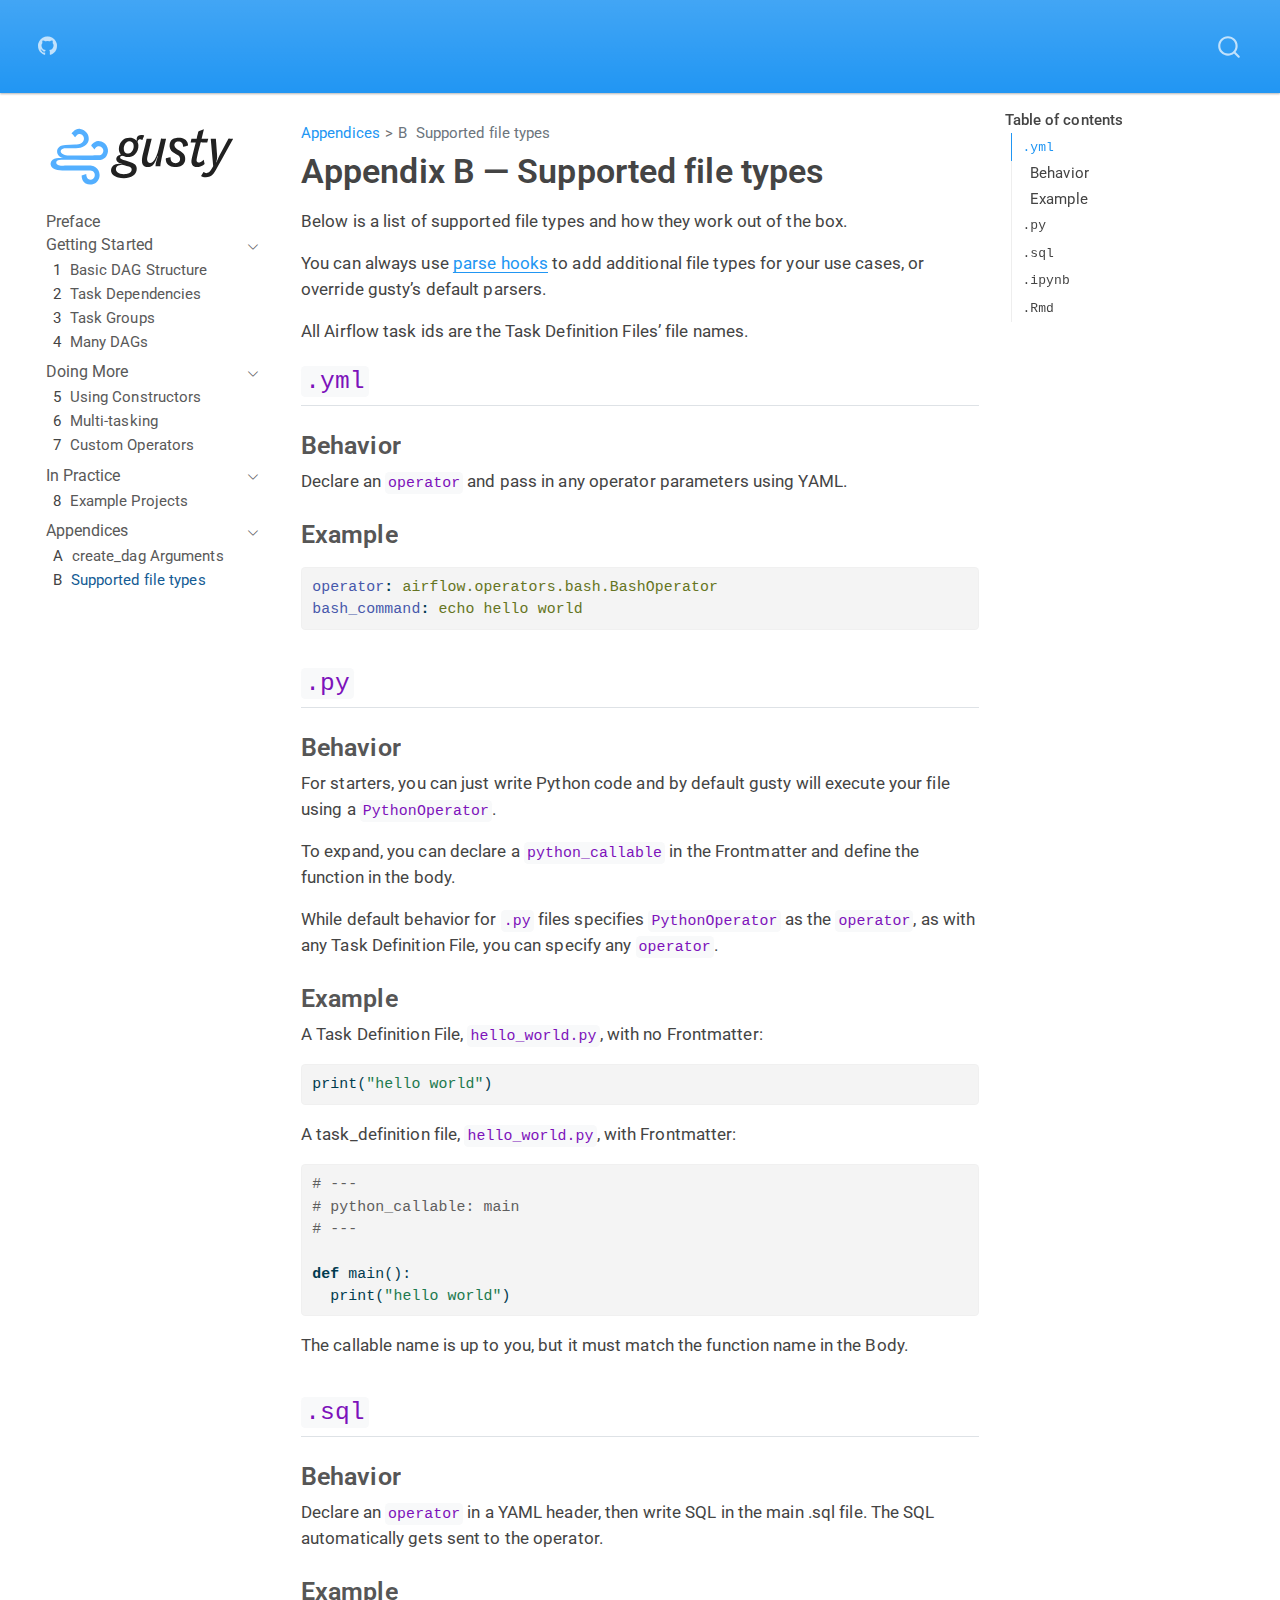
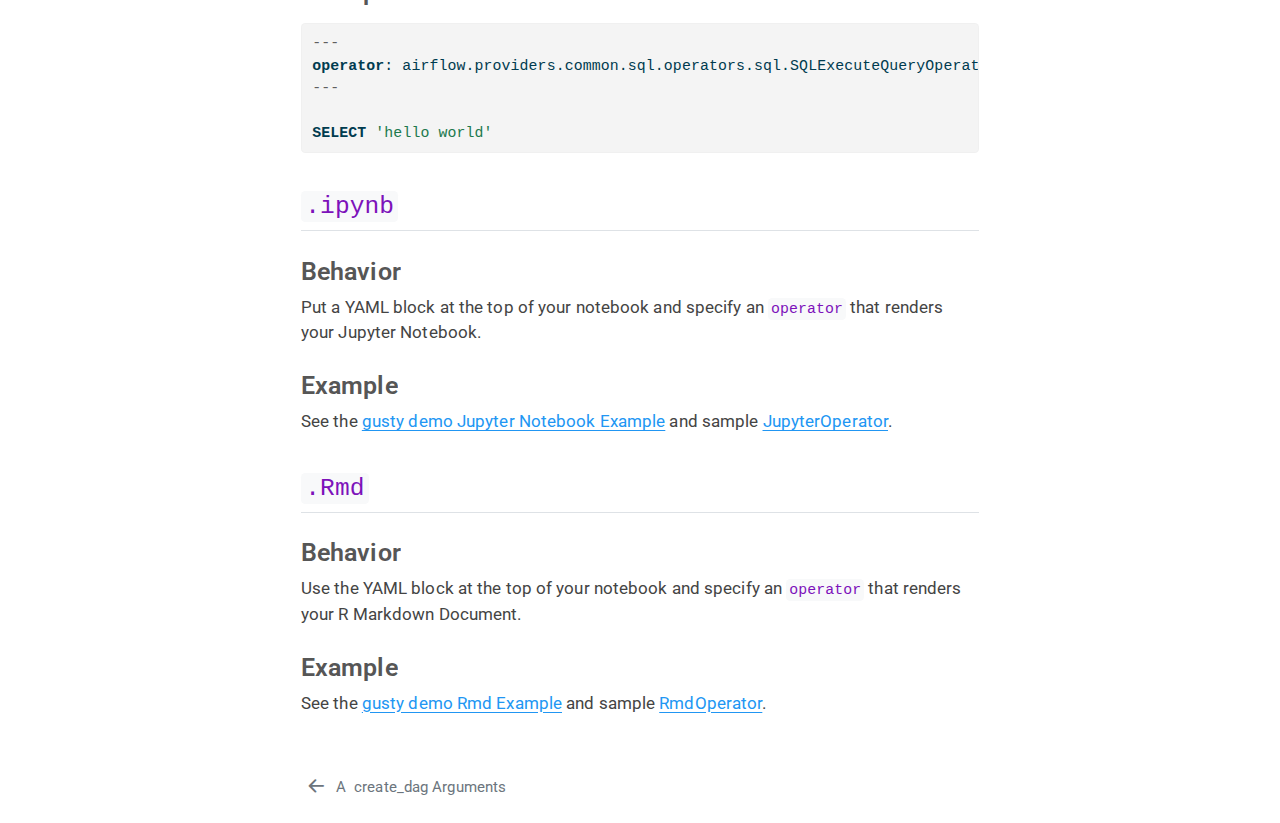
<file: supported-file-types.html>
<!DOCTYPE html>
<html xmlns="http://www.w3.org/1999/xhtml" lang="en" xml:lang="en"><head>

<meta charset="utf-8">
<meta name="generator" content="quarto-1.6.42">

<meta name="viewport" content="width=device-width, initial-scale=1.0, user-scalable=yes">


<title>Appendix B — Supported file types</title>
<style>
code{white-space: pre-wrap;}
span.smallcaps{font-variant: small-caps;}
div.columns{display: flex; gap: min(4vw, 1.5em);}
div.column{flex: auto; overflow-x: auto;}
div.hanging-indent{margin-left: 1.5em; text-indent: -1.5em;}
ul.task-list{list-style: none;}
ul.task-list li input[type="checkbox"] {
  width: 0.8em;
  margin: 0 0.8em 0.2em -1em; /* quarto-specific, see https://github.com/quarto-dev/quarto-cli/issues/4556 */ 
  vertical-align: middle;
}
/* CSS for syntax highlighting */
pre > code.sourceCode { white-space: pre; position: relative; }
pre > code.sourceCode > span { line-height: 1.25; }
pre > code.sourceCode > span:empty { height: 1.2em; }
.sourceCode { overflow: visible; }
code.sourceCode > span { color: inherit; text-decoration: inherit; }
div.sourceCode { margin: 1em 0; }
pre.sourceCode { margin: 0; }
@media screen {
div.sourceCode { overflow: auto; }
}
@media print {
pre > code.sourceCode { white-space: pre-wrap; }
pre > code.sourceCode > span { display: inline-block; text-indent: -5em; padding-left: 5em; }
}
pre.numberSource code
  { counter-reset: source-line 0; }
pre.numberSource code > span
  { position: relative; left: -4em; counter-increment: source-line; }
pre.numberSource code > span > a:first-child::before
  { content: counter(source-line);
    position: relative; left: -1em; text-align: right; vertical-align: baseline;
    border: none; display: inline-block;
    -webkit-touch-callout: none; -webkit-user-select: none;
    -khtml-user-select: none; -moz-user-select: none;
    -ms-user-select: none; user-select: none;
    padding: 0 4px; width: 4em;
  }
pre.numberSource { margin-left: 3em;  padding-left: 4px; }
div.sourceCode
  {   }
@media screen {
pre > code.sourceCode > span > a:first-child::before { text-decoration: underline; }
}
</style>


<script src="site_libs/quarto-nav/quarto-nav.js"></script>
<script src="site_libs/clipboard/clipboard.min.js"></script>
<script src="site_libs/quarto-search/autocomplete.umd.js"></script>
<script src="site_libs/quarto-search/fuse.min.js"></script>
<script src="site_libs/quarto-search/quarto-search.js"></script>
<meta name="quarto:offset" content="./">
<link href="./create-dag-args.html" rel="prev">
<link href="./media/logo/favicon.png" rel="icon" type="image/png">
<script src="site_libs/quarto-html/quarto.js"></script>
<script src="site_libs/quarto-html/popper.min.js"></script>
<script src="site_libs/quarto-html/tippy.umd.min.js"></script>
<script src="site_libs/quarto-html/anchor.min.js"></script>
<link href="site_libs/quarto-html/tippy.css" rel="stylesheet">
<link href="site_libs/quarto-html/quarto-syntax-highlighting-2f5df379a58b258e96c21c0638c20c03.css" rel="stylesheet" id="quarto-text-highlighting-styles">
<script src="site_libs/bootstrap/bootstrap.min.js"></script>
<link href="site_libs/bootstrap/bootstrap-icons.css" rel="stylesheet">
<link href="site_libs/bootstrap/bootstrap-b4a8c6708121159c17675584afda1d05.min.css" rel="stylesheet" append-hash="true" id="quarto-bootstrap" data-mode="light">
<script id="quarto-search-options" type="application/json">{
  "location": "navbar",
  "copy-button": false,
  "collapse-after": 3,
  "panel-placement": "end",
  "type": "overlay",
  "limit": 50,
  "keyboard-shortcut": [
    "f",
    "/",
    "s"
  ],
  "show-item-context": false,
  "language": {
    "search-no-results-text": "No results",
    "search-matching-documents-text": "matching documents",
    "search-copy-link-title": "Copy link to search",
    "search-hide-matches-text": "Hide additional matches",
    "search-more-match-text": "more match in this document",
    "search-more-matches-text": "more matches in this document",
    "search-clear-button-title": "Clear",
    "search-text-placeholder": "",
    "search-detached-cancel-button-title": "Cancel",
    "search-submit-button-title": "Submit",
    "search-label": "Search"
  }
}</script>


</head>

<body class="nav-sidebar floating nav-fixed">

<div id="quarto-search-results"></div>
  <header id="quarto-header" class="headroom fixed-top">
    <nav class="navbar navbar-expand-lg " data-bs-theme="dark">
      <div class="navbar-container container-fluid">
            <div id="quarto-search" class="" title="Search"></div>
          <button class="navbar-toggler" type="button" data-bs-toggle="collapse" data-bs-target="#navbarCollapse" aria-controls="navbarCollapse" role="menu" aria-expanded="false" aria-label="Toggle navigation" onclick="if (window.quartoToggleHeadroom) { window.quartoToggleHeadroom(); }">
  <span class="navbar-toggler-icon"></span>
</button>
          <div class="collapse navbar-collapse" id="navbarCollapse">
            <ul class="navbar-nav navbar-nav-scroll me-auto">
  <li class="nav-item compact">
    <a class="nav-link" href="https://github.com/pipeline-tools/gusty"> <i class="bi bi-github" role="img">
</i> 
<span class="menu-text"></span></a>
  </li>  
</ul>
          </div> <!-- /navcollapse -->
            <div class="quarto-navbar-tools">
</div>
      </div> <!-- /container-fluid -->
    </nav>
  <nav class="quarto-secondary-nav">
    <div class="container-fluid d-flex">
      <button type="button" class="quarto-btn-toggle btn" data-bs-toggle="collapse" role="button" data-bs-target=".quarto-sidebar-collapse-item" aria-controls="quarto-sidebar" aria-expanded="false" aria-label="Toggle sidebar navigation" onclick="if (window.quartoToggleHeadroom) { window.quartoToggleHeadroom(); }">
        <i class="bi bi-layout-text-sidebar-reverse"></i>
      </button>
        <nav class="quarto-page-breadcrumbs" aria-label="breadcrumb"><ol class="breadcrumb"><li class="breadcrumb-item"><a href="./create-dag-args.html">Appendices</a></li><li class="breadcrumb-item"><a href="./supported-file-types.html"><span class="chapter-number">B</span>&nbsp; <span class="chapter-title">Supported file types</span></a></li></ol></nav>
        <a class="flex-grow-1" role="navigation" data-bs-toggle="collapse" data-bs-target=".quarto-sidebar-collapse-item" aria-controls="quarto-sidebar" aria-expanded="false" aria-label="Toggle sidebar navigation" onclick="if (window.quartoToggleHeadroom) { window.quartoToggleHeadroom(); }">      
        </a>
    </div>
  </nav>
</header>
<!-- content -->
<div id="quarto-content" class="quarto-container page-columns page-rows-contents page-layout-article page-navbar">
<!-- sidebar -->
  <nav id="quarto-sidebar" class="sidebar collapse collapse-horizontal quarto-sidebar-collapse-item sidebar-navigation floating overflow-auto">
    <div class="pt-lg-2 mt-2 text-left sidebar-header">
      <a href="./index.html" class="sidebar-logo-link">
      <img src="./media/logo/logo_500.svg" alt="" class="sidebar-logo py-0 d-lg-inline d-none">
      </a>
      </div>
    <div class="sidebar-menu-container"> 
    <ul class="list-unstyled mt-1">
        <li class="sidebar-item">
  <div class="sidebar-item-container"> 
  <a href="./index.html" class="sidebar-item-text sidebar-link">
 <span class="menu-text">Preface</span></a>
  </div>
</li>
        <li class="sidebar-item sidebar-item-section">
      <div class="sidebar-item-container"> 
            <a class="sidebar-item-text sidebar-link text-start" data-bs-toggle="collapse" data-bs-target="#quarto-sidebar-section-1" role="navigation" aria-expanded="true">
 <span class="menu-text">Getting Started</span></a>
          <a class="sidebar-item-toggle text-start" data-bs-toggle="collapse" data-bs-target="#quarto-sidebar-section-1" role="navigation" aria-expanded="true" aria-label="Toggle section">
            <i class="bi bi-chevron-right ms-2"></i>
          </a> 
      </div>
      <ul id="quarto-sidebar-section-1" class="collapse list-unstyled sidebar-section depth1 show">  
          <li class="sidebar-item">
  <div class="sidebar-item-container"> 
  <a href="./gusty-basics.html" class="sidebar-item-text sidebar-link">
 <span class="menu-text"><span class="chapter-number">1</span>&nbsp; <span class="chapter-title">Basic DAG Structure</span></span></a>
  </div>
</li>
          <li class="sidebar-item">
  <div class="sidebar-item-container"> 
  <a href="./task-dependencies.html" class="sidebar-item-text sidebar-link">
 <span class="menu-text"><span class="chapter-number">2</span>&nbsp; <span class="chapter-title">Task Dependencies</span></span></a>
  </div>
</li>
          <li class="sidebar-item">
  <div class="sidebar-item-container"> 
  <a href="./task-groups.html" class="sidebar-item-text sidebar-link">
 <span class="menu-text"><span class="chapter-number">3</span>&nbsp; <span class="chapter-title">Task Groups</span></span></a>
  </div>
</li>
          <li class="sidebar-item">
  <div class="sidebar-item-container"> 
  <a href="./many-dags.html" class="sidebar-item-text sidebar-link">
 <span class="menu-text"><span class="chapter-number">4</span>&nbsp; <span class="chapter-title">Many DAGs</span></span></a>
  </div>
</li>
      </ul>
  </li>
        <li class="sidebar-item sidebar-item-section">
      <div class="sidebar-item-container"> 
            <a class="sidebar-item-text sidebar-link text-start" data-bs-toggle="collapse" data-bs-target="#quarto-sidebar-section-2" role="navigation" aria-expanded="true">
 <span class="menu-text">Doing More</span></a>
          <a class="sidebar-item-toggle text-start" data-bs-toggle="collapse" data-bs-target="#quarto-sidebar-section-2" role="navigation" aria-expanded="true" aria-label="Toggle section">
            <i class="bi bi-chevron-right ms-2"></i>
          </a> 
      </div>
      <ul id="quarto-sidebar-section-2" class="collapse list-unstyled sidebar-section depth1 show">  
          <li class="sidebar-item">
  <div class="sidebar-item-container"> 
  <a href="./using-constructors.html" class="sidebar-item-text sidebar-link">
 <span class="menu-text"><span class="chapter-number">5</span>&nbsp; <span class="chapter-title">Using Constructors</span></span></a>
  </div>
</li>
          <li class="sidebar-item">
  <div class="sidebar-item-container"> 
  <a href="./multi-tasking.html" class="sidebar-item-text sidebar-link">
 <span class="menu-text"><span class="chapter-number">6</span>&nbsp; <span class="chapter-title">Multi-tasking</span></span></a>
  </div>
</li>
          <li class="sidebar-item">
  <div class="sidebar-item-container"> 
  <a href="./custom-operators.html" class="sidebar-item-text sidebar-link">
 <span class="menu-text"><span class="chapter-number">7</span>&nbsp; <span class="chapter-title">Custom Operators</span></span></a>
  </div>
</li>
      </ul>
  </li>
        <li class="sidebar-item sidebar-item-section">
      <div class="sidebar-item-container"> 
            <a class="sidebar-item-text sidebar-link text-start" data-bs-toggle="collapse" data-bs-target="#quarto-sidebar-section-3" role="navigation" aria-expanded="true">
 <span class="menu-text">In Practice</span></a>
          <a class="sidebar-item-toggle text-start" data-bs-toggle="collapse" data-bs-target="#quarto-sidebar-section-3" role="navigation" aria-expanded="true" aria-label="Toggle section">
            <i class="bi bi-chevron-right ms-2"></i>
          </a> 
      </div>
      <ul id="quarto-sidebar-section-3" class="collapse list-unstyled sidebar-section depth1 show">  
          <li class="sidebar-item">
  <div class="sidebar-item-container"> 
  <a href="./example-projects.html" class="sidebar-item-text sidebar-link">
 <span class="menu-text"><span class="chapter-number">8</span>&nbsp; <span class="chapter-title">Example Projects</span></span></a>
  </div>
</li>
      </ul>
  </li>
        <li class="sidebar-item sidebar-item-section">
      <div class="sidebar-item-container"> 
            <a class="sidebar-item-text sidebar-link text-start" data-bs-toggle="collapse" data-bs-target="#quarto-sidebar-section-4" role="navigation" aria-expanded="true">
 <span class="menu-text">Appendices</span></a>
          <a class="sidebar-item-toggle text-start" data-bs-toggle="collapse" data-bs-target="#quarto-sidebar-section-4" role="navigation" aria-expanded="true" aria-label="Toggle section">
            <i class="bi bi-chevron-right ms-2"></i>
          </a> 
      </div>
      <ul id="quarto-sidebar-section-4" class="collapse list-unstyled sidebar-section depth1 show">  
          <li class="sidebar-item">
  <div class="sidebar-item-container"> 
  <a href="./create-dag-args.html" class="sidebar-item-text sidebar-link">
 <span class="menu-text"><span class="chapter-number">A</span>&nbsp; <span class="chapter-title">create_dag Arguments</span></span></a>
  </div>
</li>
          <li class="sidebar-item">
  <div class="sidebar-item-container"> 
  <a href="./supported-file-types.html" class="sidebar-item-text sidebar-link active">
 <span class="menu-text"><span class="chapter-number">B</span>&nbsp; <span class="chapter-title">Supported file types</span></span></a>
  </div>
</li>
      </ul>
  </li>
    </ul>
    </div>
</nav>
<div id="quarto-sidebar-glass" class="quarto-sidebar-collapse-item" data-bs-toggle="collapse" data-bs-target=".quarto-sidebar-collapse-item"></div>
<!-- margin-sidebar -->
    <div id="quarto-margin-sidebar" class="sidebar margin-sidebar">
        <nav id="TOC" role="doc-toc" class="toc-active">
    <h2 id="toc-title">Table of contents</h2>
   
  <ul>
  <li><a href="#yml" id="toc-yml" class="nav-link active" data-scroll-target="#yml"><code>.yml</code></a>
  <ul class="collapse">
  <li><a href="#behavior" id="toc-behavior" class="nav-link" data-scroll-target="#behavior">Behavior</a></li>
  <li><a href="#example" id="toc-example" class="nav-link" data-scroll-target="#example">Example</a></li>
  </ul></li>
  <li><a href="#py" id="toc-py" class="nav-link" data-scroll-target="#py"><code>.py</code></a>
  <ul class="collapse">
  <li><a href="#behavior-1" id="toc-behavior-1" class="nav-link" data-scroll-target="#behavior-1">Behavior</a></li>
  <li><a href="#example-1" id="toc-example-1" class="nav-link" data-scroll-target="#example-1">Example</a></li>
  </ul></li>
  <li><a href="#sql" id="toc-sql" class="nav-link" data-scroll-target="#sql"><code>.sql</code></a>
  <ul class="collapse">
  <li><a href="#behavior-2" id="toc-behavior-2" class="nav-link" data-scroll-target="#behavior-2">Behavior</a></li>
  <li><a href="#example-2" id="toc-example-2" class="nav-link" data-scroll-target="#example-2">Example</a></li>
  </ul></li>
  <li><a href="#ipynb" id="toc-ipynb" class="nav-link" data-scroll-target="#ipynb"><code>.ipynb</code></a>
  <ul class="collapse">
  <li><a href="#behavior-3" id="toc-behavior-3" class="nav-link" data-scroll-target="#behavior-3">Behavior</a></li>
  <li><a href="#example-3" id="toc-example-3" class="nav-link" data-scroll-target="#example-3">Example</a></li>
  </ul></li>
  <li><a href="#rmd" id="toc-rmd" class="nav-link" data-scroll-target="#rmd"><code>.Rmd</code></a>
  <ul class="collapse">
  <li><a href="#behavior-4" id="toc-behavior-4" class="nav-link" data-scroll-target="#behavior-4">Behavior</a></li>
  <li><a href="#example-4" id="toc-example-4" class="nav-link" data-scroll-target="#example-4">Example</a></li>
  </ul></li>
  </ul>
</nav>
    </div>
<!-- main -->
<main class="content" id="quarto-document-content">

<header id="title-block-header" class="quarto-title-block default"><nav class="quarto-page-breadcrumbs quarto-title-breadcrumbs d-none d-lg-block" aria-label="breadcrumb"><ol class="breadcrumb"><li class="breadcrumb-item"><a href="./create-dag-args.html">Appendices</a></li><li class="breadcrumb-item"><a href="./supported-file-types.html"><span class="chapter-number">B</span>&nbsp; <span class="chapter-title">Supported file types</span></a></li></ol></nav>
<div class="quarto-title">
<h1 class="title">Appendix B — Supported file types</h1>
</div>



<div class="quarto-title-meta">

    
  
    
  </div>
  


</header>


<p>Below is a list of supported file types and how they work out of the box.</p>
<p>You can always use <a href="./create-dag-args.html#parse_hooks">parse hooks</a> to add additional file types for your use cases, or override gusty’s default parsers.</p>
<p>All Airflow task ids are the Task Definition Files’ file names.</p>
<section id="yml" class="level2">
<h2 class="anchored" data-anchor-id="yml"><code>.yml</code></h2>
<section id="behavior" class="level3">
<h3 class="anchored" data-anchor-id="behavior">Behavior</h3>
<p>Declare an <code>operator</code> and pass in any operator parameters using YAML.</p>
</section>
<section id="example" class="level3">
<h3 class="anchored" data-anchor-id="example">Example</h3>
<div class="sourceCode" id="cb1"><pre class="sourceCode yaml code-with-copy"><code class="sourceCode yaml"><span id="cb1-1"><a href="#cb1-1" aria-hidden="true" tabindex="-1"></a><span class="fu">operator</span><span class="kw">:</span><span class="at"> airflow.operators.bash.BashOperator</span></span>
<span id="cb1-2"><a href="#cb1-2" aria-hidden="true" tabindex="-1"></a><span class="fu">bash_command</span><span class="kw">:</span><span class="at"> echo hello world</span></span></code><button title="Copy to Clipboard" class="code-copy-button"><i class="bi"></i></button></pre></div>
</section>
</section>
<section id="py" class="level2">
<h2 class="anchored" data-anchor-id="py"><code>.py</code></h2>
<section id="behavior-1" class="level3">
<h3 class="anchored" data-anchor-id="behavior-1">Behavior</h3>
<p>For starters, you can just write Python code and by default gusty will execute your file using a <code>PythonOperator</code>.</p>
<p>To expand, you can declare a <code>python_callable</code> in the Frontmatter and define the function in the body.</p>
<p>While default behavior for <code>.py</code> files specifies <code>PythonOperator</code> as the <code>operator</code>, as with any Task Definition File, you can specify any <code>operator</code>.</p>
</section>
<section id="example-1" class="level3">
<h3 class="anchored" data-anchor-id="example-1">Example</h3>
<p>A Task Definition File, <code>hello_world.py</code>, with no Frontmatter:</p>
<div class="sourceCode" id="cb2"><pre class="sourceCode python code-with-copy"><code class="sourceCode python"><span id="cb2-1"><a href="#cb2-1" aria-hidden="true" tabindex="-1"></a><span class="bu">print</span>(<span class="st">"hello world"</span>)</span></code><button title="Copy to Clipboard" class="code-copy-button"><i class="bi"></i></button></pre></div>
<p>A task_definition file, <code>hello_world.py</code>, with Frontmatter:</p>
<div class="sourceCode" id="cb3"><pre class="sourceCode python code-with-copy"><code class="sourceCode python"><span id="cb3-1"><a href="#cb3-1" aria-hidden="true" tabindex="-1"></a><span class="co"># ---</span></span>
<span id="cb3-2"><a href="#cb3-2" aria-hidden="true" tabindex="-1"></a><span class="co"># python_callable: main</span></span>
<span id="cb3-3"><a href="#cb3-3" aria-hidden="true" tabindex="-1"></a><span class="co"># ---</span></span>
<span id="cb3-4"><a href="#cb3-4" aria-hidden="true" tabindex="-1"></a></span>
<span id="cb3-5"><a href="#cb3-5" aria-hidden="true" tabindex="-1"></a><span class="kw">def</span> main():</span>
<span id="cb3-6"><a href="#cb3-6" aria-hidden="true" tabindex="-1"></a>  <span class="bu">print</span>(<span class="st">"hello world"</span>)</span></code><button title="Copy to Clipboard" class="code-copy-button"><i class="bi"></i></button></pre></div>
<p>The callable name is up to you, but it must match the function name in the Body.</p>
</section>
</section>
<section id="sql" class="level2">
<h2 class="anchored" data-anchor-id="sql"><code>.sql</code></h2>
<section id="behavior-2" class="level3">
<h3 class="anchored" data-anchor-id="behavior-2">Behavior</h3>
<p>Declare an <code>operator</code> in a YAML header, then write SQL in the main .sql file. The SQL automatically gets sent to the operator.</p>
</section>
<section id="example-2" class="level3">
<h3 class="anchored" data-anchor-id="example-2">Example</h3>
<div class="sourceCode" id="cb4"><pre class="sourceCode sql code-with-copy"><code class="sourceCode sql"><span id="cb4-1"><a href="#cb4-1" aria-hidden="true" tabindex="-1"></a><span class="co">---</span></span>
<span id="cb4-2"><a href="#cb4-2" aria-hidden="true" tabindex="-1"></a><span class="kw">operator</span>: airflow.providers.common.sql.operators.sql.SQLExecuteQueryOperator</span>
<span id="cb4-3"><a href="#cb4-3" aria-hidden="true" tabindex="-1"></a><span class="co">---</span></span>
<span id="cb4-4"><a href="#cb4-4" aria-hidden="true" tabindex="-1"></a></span>
<span id="cb4-5"><a href="#cb4-5" aria-hidden="true" tabindex="-1"></a><span class="kw">SELECT</span> <span class="st">'hello world'</span></span></code><button title="Copy to Clipboard" class="code-copy-button"><i class="bi"></i></button></pre></div>
</section>
</section>
<section id="ipynb" class="level2">
<h2 class="anchored" data-anchor-id="ipynb"><code>.ipynb</code></h2>
<section id="behavior-3" class="level3">
<h3 class="anchored" data-anchor-id="behavior-3">Behavior</h3>
<p>Put a YAML block at the top of your notebook and specify an <code>operator</code> that renders your Jupyter Notebook.</p>
</section>
<section id="example-3" class="level3">
<h3 class="anchored" data-anchor-id="example-3">Example</h3>
<p>See the <a href="https://github.com/pipeline-tools/gusty-demo/blob/main/airflow/dags/stock_predictions/stock_data.ipynb">gusty demo Jupyter Notebook Example</a> and sample <a href="https://github.com/pipeline-tools/gusty-demo/blob/main/airflow/operators/jupyter_operator.py">JupyterOperator</a>.</p>
</section>
</section>
<section id="rmd" class="level2">
<h2 class="anchored" data-anchor-id="rmd"><code>.Rmd</code></h2>
<section id="behavior-4" class="level3">
<h3 class="anchored" data-anchor-id="behavior-4">Behavior</h3>
<p>Use the YAML block at the top of your notebook and specify an <code>operator</code> that renders your R Markdown Document.</p>
</section>
<section id="example-4" class="level3">
<h3 class="anchored" data-anchor-id="example-4">Example</h3>
<p>See the <a href="https://github.com/pipeline-tools/gusty-demo/blob/main/airflow/dags/stock_predictions/model_predictions.Rmd">gusty demo Rmd Example</a> and sample <a href="https://github.com/pipeline-tools/gusty-demo/blob/main/airflow/operators/rmd_operator.py">RmdOperator</a>.</p>


</section>
</section>

</main> <!-- /main -->
<script id="quarto-html-after-body" type="application/javascript">
window.document.addEventListener("DOMContentLoaded", function (event) {
  const toggleBodyColorMode = (bsSheetEl) => {
    const mode = bsSheetEl.getAttribute("data-mode");
    const bodyEl = window.document.querySelector("body");
    if (mode === "dark") {
      bodyEl.classList.add("quarto-dark");
      bodyEl.classList.remove("quarto-light");
    } else {
      bodyEl.classList.add("quarto-light");
      bodyEl.classList.remove("quarto-dark");
    }
  }
  const toggleBodyColorPrimary = () => {
    const bsSheetEl = window.document.querySelector("link#quarto-bootstrap");
    if (bsSheetEl) {
      toggleBodyColorMode(bsSheetEl);
    }
  }
  toggleBodyColorPrimary();  
  const icon = "";
  const anchorJS = new window.AnchorJS();
  anchorJS.options = {
    placement: 'right',
    icon: icon
  };
  anchorJS.add('.anchored');
  const isCodeAnnotation = (el) => {
    for (const clz of el.classList) {
      if (clz.startsWith('code-annotation-')) {                     
        return true;
      }
    }
    return false;
  }
  const onCopySuccess = function(e) {
    // button target
    const button = e.trigger;
    // don't keep focus
    button.blur();
    // flash "checked"
    button.classList.add('code-copy-button-checked');
    var currentTitle = button.getAttribute("title");
    button.setAttribute("title", "Copied!");
    let tooltip;
    if (window.bootstrap) {
      button.setAttribute("data-bs-toggle", "tooltip");
      button.setAttribute("data-bs-placement", "left");
      button.setAttribute("data-bs-title", "Copied!");
      tooltip = new bootstrap.Tooltip(button, 
        { trigger: "manual", 
          customClass: "code-copy-button-tooltip",
          offset: [0, -8]});
      tooltip.show();    
    }
    setTimeout(function() {
      if (tooltip) {
        tooltip.hide();
        button.removeAttribute("data-bs-title");
        button.removeAttribute("data-bs-toggle");
        button.removeAttribute("data-bs-placement");
      }
      button.setAttribute("title", currentTitle);
      button.classList.remove('code-copy-button-checked');
    }, 1000);
    // clear code selection
    e.clearSelection();
  }
  const getTextToCopy = function(trigger) {
      const codeEl = trigger.previousElementSibling.cloneNode(true);
      for (const childEl of codeEl.children) {
        if (isCodeAnnotation(childEl)) {
          childEl.remove();
        }
      }
      return codeEl.innerText;
  }
  const clipboard = new window.ClipboardJS('.code-copy-button:not([data-in-quarto-modal])', {
    text: getTextToCopy
  });
  clipboard.on('success', onCopySuccess);
  if (window.document.getElementById('quarto-embedded-source-code-modal')) {
    const clipboardModal = new window.ClipboardJS('.code-copy-button[data-in-quarto-modal]', {
      text: getTextToCopy,
      container: window.document.getElementById('quarto-embedded-source-code-modal')
    });
    clipboardModal.on('success', onCopySuccess);
  }
    var localhostRegex = new RegExp(/^(?:http|https):\/\/localhost\:?[0-9]*\//);
    var mailtoRegex = new RegExp(/^mailto:/);
      var filterRegex = new RegExp('/' + window.location.host + '/');
    var isInternal = (href) => {
        return filterRegex.test(href) || localhostRegex.test(href) || mailtoRegex.test(href);
    }
    // Inspect non-navigation links and adorn them if external
 	var links = window.document.querySelectorAll('a[href]:not(.nav-link):not(.navbar-brand):not(.toc-action):not(.sidebar-link):not(.sidebar-item-toggle):not(.pagination-link):not(.no-external):not([aria-hidden]):not(.dropdown-item):not(.quarto-navigation-tool):not(.about-link)');
    for (var i=0; i<links.length; i++) {
      const link = links[i];
      if (!isInternal(link.href)) {
        // undo the damage that might have been done by quarto-nav.js in the case of
        // links that we want to consider external
        if (link.dataset.originalHref !== undefined) {
          link.href = link.dataset.originalHref;
        }
      }
    }
  function tippyHover(el, contentFn, onTriggerFn, onUntriggerFn) {
    const config = {
      allowHTML: true,
      maxWidth: 500,
      delay: 100,
      arrow: false,
      appendTo: function(el) {
          return el.parentElement;
      },
      interactive: true,
      interactiveBorder: 10,
      theme: 'quarto',
      placement: 'bottom-start',
    };
    if (contentFn) {
      config.content = contentFn;
    }
    if (onTriggerFn) {
      config.onTrigger = onTriggerFn;
    }
    if (onUntriggerFn) {
      config.onUntrigger = onUntriggerFn;
    }
    window.tippy(el, config); 
  }
  const noterefs = window.document.querySelectorAll('a[role="doc-noteref"]');
  for (var i=0; i<noterefs.length; i++) {
    const ref = noterefs[i];
    tippyHover(ref, function() {
      // use id or data attribute instead here
      let href = ref.getAttribute('data-footnote-href') || ref.getAttribute('href');
      try { href = new URL(href).hash; } catch {}
      const id = href.replace(/^#\/?/, "");
      const note = window.document.getElementById(id);
      if (note) {
        return note.innerHTML;
      } else {
        return "";
      }
    });
  }
  const xrefs = window.document.querySelectorAll('a.quarto-xref');
  const processXRef = (id, note) => {
    // Strip column container classes
    const stripColumnClz = (el) => {
      el.classList.remove("page-full", "page-columns");
      if (el.children) {
        for (const child of el.children) {
          stripColumnClz(child);
        }
      }
    }
    stripColumnClz(note)
    if (id === null || id.startsWith('sec-')) {
      // Special case sections, only their first couple elements
      const container = document.createElement("div");
      if (note.children && note.children.length > 2) {
        container.appendChild(note.children[0].cloneNode(true));
        for (let i = 1; i < note.children.length; i++) {
          const child = note.children[i];
          if (child.tagName === "P" && child.innerText === "") {
            continue;
          } else {
            container.appendChild(child.cloneNode(true));
            break;
          }
        }
        if (window.Quarto?.typesetMath) {
          window.Quarto.typesetMath(container);
        }
        return container.innerHTML
      } else {
        if (window.Quarto?.typesetMath) {
          window.Quarto.typesetMath(note);
        }
        return note.innerHTML;
      }
    } else {
      // Remove any anchor links if they are present
      const anchorLink = note.querySelector('a.anchorjs-link');
      if (anchorLink) {
        anchorLink.remove();
      }
      if (window.Quarto?.typesetMath) {
        window.Quarto.typesetMath(note);
      }
      if (note.classList.contains("callout")) {
        return note.outerHTML;
      } else {
        return note.innerHTML;
      }
    }
  }
  for (var i=0; i<xrefs.length; i++) {
    const xref = xrefs[i];
    tippyHover(xref, undefined, function(instance) {
      instance.disable();
      let url = xref.getAttribute('href');
      let hash = undefined; 
      if (url.startsWith('#')) {
        hash = url;
      } else {
        try { hash = new URL(url).hash; } catch {}
      }
      if (hash) {
        const id = hash.replace(/^#\/?/, "");
        const note = window.document.getElementById(id);
        if (note !== null) {
          try {
            const html = processXRef(id, note.cloneNode(true));
            instance.setContent(html);
          } finally {
            instance.enable();
            instance.show();
          }
        } else {
          // See if we can fetch this
          fetch(url.split('#')[0])
          .then(res => res.text())
          .then(html => {
            const parser = new DOMParser();
            const htmlDoc = parser.parseFromString(html, "text/html");
            const note = htmlDoc.getElementById(id);
            if (note !== null) {
              const html = processXRef(id, note);
              instance.setContent(html);
            } 
          }).finally(() => {
            instance.enable();
            instance.show();
          });
        }
      } else {
        // See if we can fetch a full url (with no hash to target)
        // This is a special case and we should probably do some content thinning / targeting
        fetch(url)
        .then(res => res.text())
        .then(html => {
          const parser = new DOMParser();
          const htmlDoc = parser.parseFromString(html, "text/html");
          const note = htmlDoc.querySelector('main.content');
          if (note !== null) {
            // This should only happen for chapter cross references
            // (since there is no id in the URL)
            // remove the first header
            if (note.children.length > 0 && note.children[0].tagName === "HEADER") {
              note.children[0].remove();
            }
            const html = processXRef(null, note);
            instance.setContent(html);
          } 
        }).finally(() => {
          instance.enable();
          instance.show();
        });
      }
    }, function(instance) {
    });
  }
      let selectedAnnoteEl;
      const selectorForAnnotation = ( cell, annotation) => {
        let cellAttr = 'data-code-cell="' + cell + '"';
        let lineAttr = 'data-code-annotation="' +  annotation + '"';
        const selector = 'span[' + cellAttr + '][' + lineAttr + ']';
        return selector;
      }
      const selectCodeLines = (annoteEl) => {
        const doc = window.document;
        const targetCell = annoteEl.getAttribute("data-target-cell");
        const targetAnnotation = annoteEl.getAttribute("data-target-annotation");
        const annoteSpan = window.document.querySelector(selectorForAnnotation(targetCell, targetAnnotation));
        const lines = annoteSpan.getAttribute("data-code-lines").split(",");
        const lineIds = lines.map((line) => {
          return targetCell + "-" + line;
        })
        let top = null;
        let height = null;
        let parent = null;
        if (lineIds.length > 0) {
            //compute the position of the single el (top and bottom and make a div)
            const el = window.document.getElementById(lineIds[0]);
            top = el.offsetTop;
            height = el.offsetHeight;
            parent = el.parentElement.parentElement;
          if (lineIds.length > 1) {
            const lastEl = window.document.getElementById(lineIds[lineIds.length - 1]);
            const bottom = lastEl.offsetTop + lastEl.offsetHeight;
            height = bottom - top;
          }
          if (top !== null && height !== null && parent !== null) {
            // cook up a div (if necessary) and position it 
            let div = window.document.getElementById("code-annotation-line-highlight");
            if (div === null) {
              div = window.document.createElement("div");
              div.setAttribute("id", "code-annotation-line-highlight");
              div.style.position = 'absolute';
              parent.appendChild(div);
            }
            div.style.top = top - 2 + "px";
            div.style.height = height + 4 + "px";
            div.style.left = 0;
            let gutterDiv = window.document.getElementById("code-annotation-line-highlight-gutter");
            if (gutterDiv === null) {
              gutterDiv = window.document.createElement("div");
              gutterDiv.setAttribute("id", "code-annotation-line-highlight-gutter");
              gutterDiv.style.position = 'absolute';
              const codeCell = window.document.getElementById(targetCell);
              const gutter = codeCell.querySelector('.code-annotation-gutter');
              gutter.appendChild(gutterDiv);
            }
            gutterDiv.style.top = top - 2 + "px";
            gutterDiv.style.height = height + 4 + "px";
          }
          selectedAnnoteEl = annoteEl;
        }
      };
      const unselectCodeLines = () => {
        const elementsIds = ["code-annotation-line-highlight", "code-annotation-line-highlight-gutter"];
        elementsIds.forEach((elId) => {
          const div = window.document.getElementById(elId);
          if (div) {
            div.remove();
          }
        });
        selectedAnnoteEl = undefined;
      };
        // Handle positioning of the toggle
    window.addEventListener(
      "resize",
      throttle(() => {
        elRect = undefined;
        if (selectedAnnoteEl) {
          selectCodeLines(selectedAnnoteEl);
        }
      }, 10)
    );
    function throttle(fn, ms) {
    let throttle = false;
    let timer;
      return (...args) => {
        if(!throttle) { // first call gets through
            fn.apply(this, args);
            throttle = true;
        } else { // all the others get throttled
            if(timer) clearTimeout(timer); // cancel #2
            timer = setTimeout(() => {
              fn.apply(this, args);
              timer = throttle = false;
            }, ms);
        }
      };
    }
      // Attach click handler to the DT
      const annoteDls = window.document.querySelectorAll('dt[data-target-cell]');
      for (const annoteDlNode of annoteDls) {
        annoteDlNode.addEventListener('click', (event) => {
          const clickedEl = event.target;
          if (clickedEl !== selectedAnnoteEl) {
            unselectCodeLines();
            const activeEl = window.document.querySelector('dt[data-target-cell].code-annotation-active');
            if (activeEl) {
              activeEl.classList.remove('code-annotation-active');
            }
            selectCodeLines(clickedEl);
            clickedEl.classList.add('code-annotation-active');
          } else {
            // Unselect the line
            unselectCodeLines();
            clickedEl.classList.remove('code-annotation-active');
          }
        });
      }
  const findCites = (el) => {
    const parentEl = el.parentElement;
    if (parentEl) {
      const cites = parentEl.dataset.cites;
      if (cites) {
        return {
          el,
          cites: cites.split(' ')
        };
      } else {
        return findCites(el.parentElement)
      }
    } else {
      return undefined;
    }
  };
  var bibliorefs = window.document.querySelectorAll('a[role="doc-biblioref"]');
  for (var i=0; i<bibliorefs.length; i++) {
    const ref = bibliorefs[i];
    const citeInfo = findCites(ref);
    if (citeInfo) {
      tippyHover(citeInfo.el, function() {
        var popup = window.document.createElement('div');
        citeInfo.cites.forEach(function(cite) {
          var citeDiv = window.document.createElement('div');
          citeDiv.classList.add('hanging-indent');
          citeDiv.classList.add('csl-entry');
          var biblioDiv = window.document.getElementById('ref-' + cite);
          if (biblioDiv) {
            citeDiv.innerHTML = biblioDiv.innerHTML;
          }
          popup.appendChild(citeDiv);
        });
        return popup.innerHTML;
      });
    }
  }
});
</script>
<nav class="page-navigation">
  <div class="nav-page nav-page-previous">
      <a href="./create-dag-args.html" class="pagination-link" aria-label="create_dag Arguments">
        <i class="bi bi-arrow-left-short"></i> <span class="nav-page-text"><span class="chapter-number">A</span>&nbsp; <span class="chapter-title">create_dag Arguments</span></span>
      </a>          
  </div>
  <div class="nav-page nav-page-next">
  </div>
</nav>
</div> <!-- /content -->




</body></html>
</file>
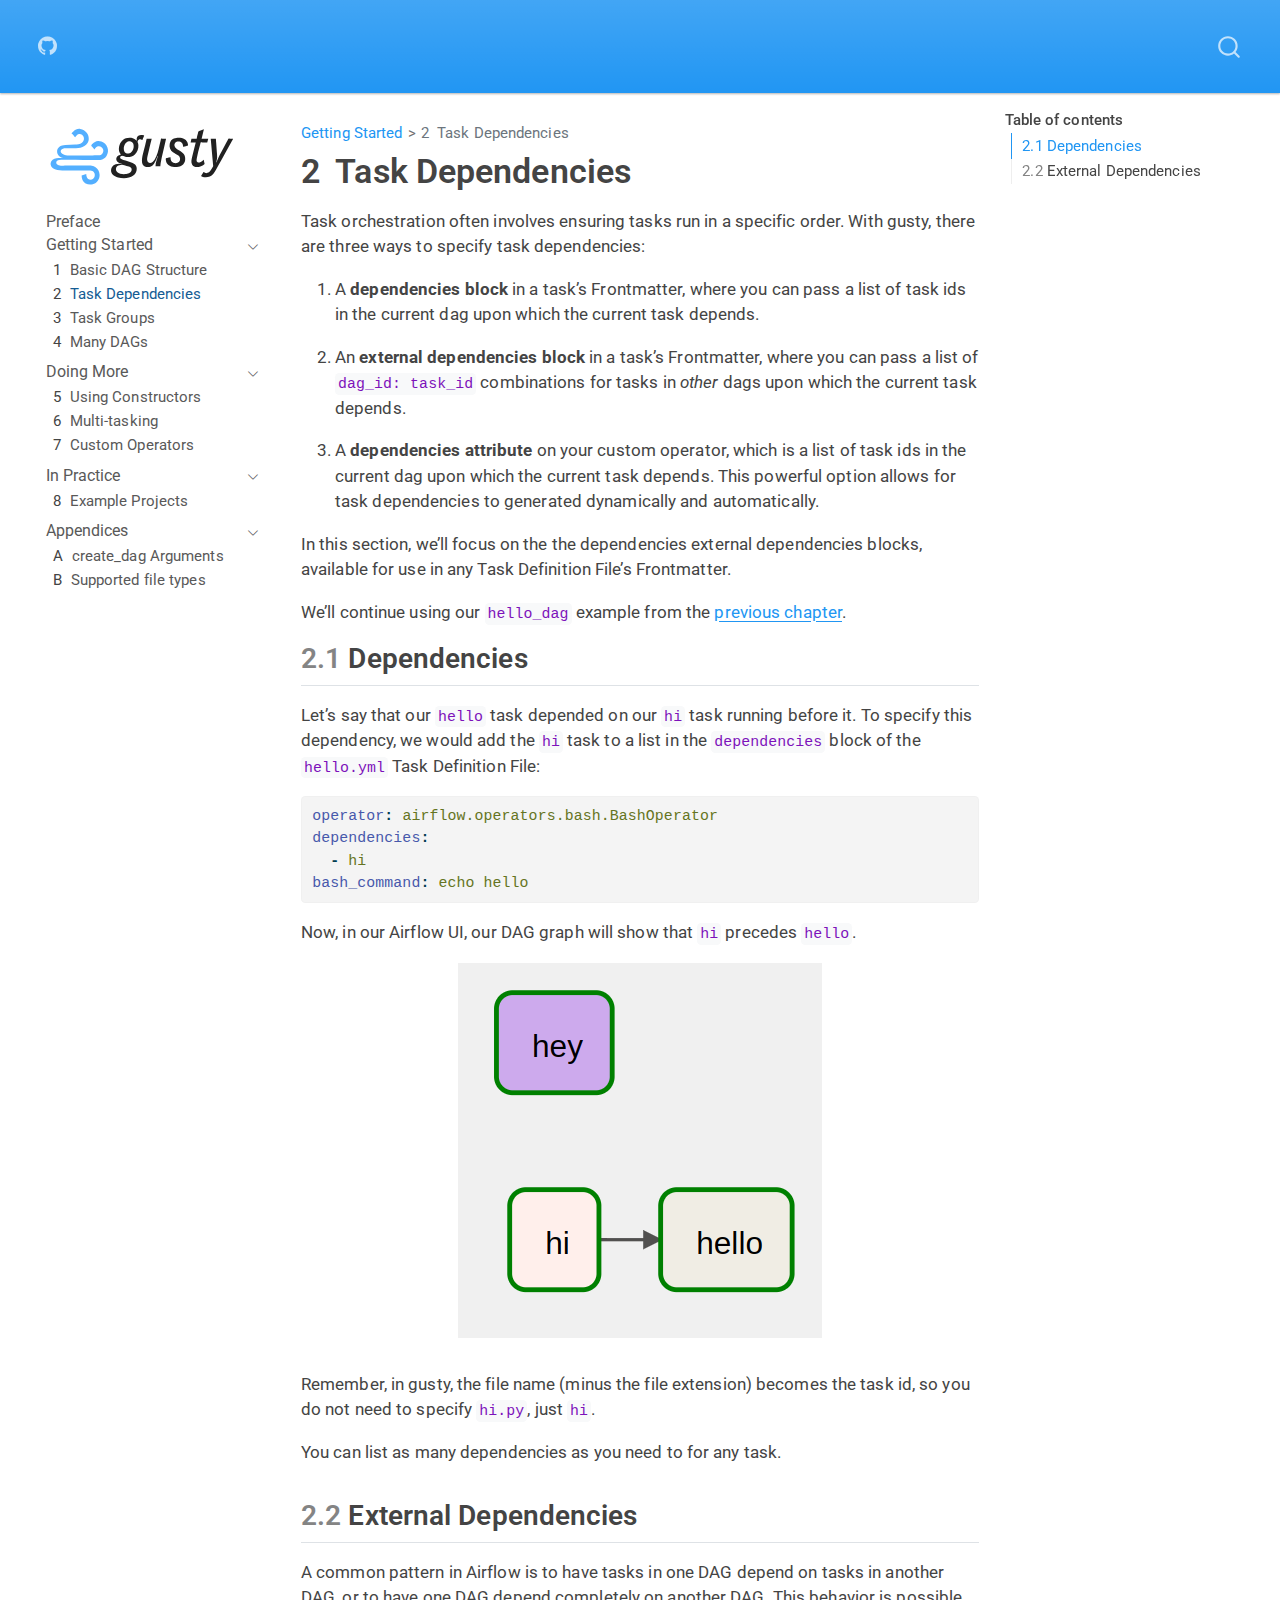
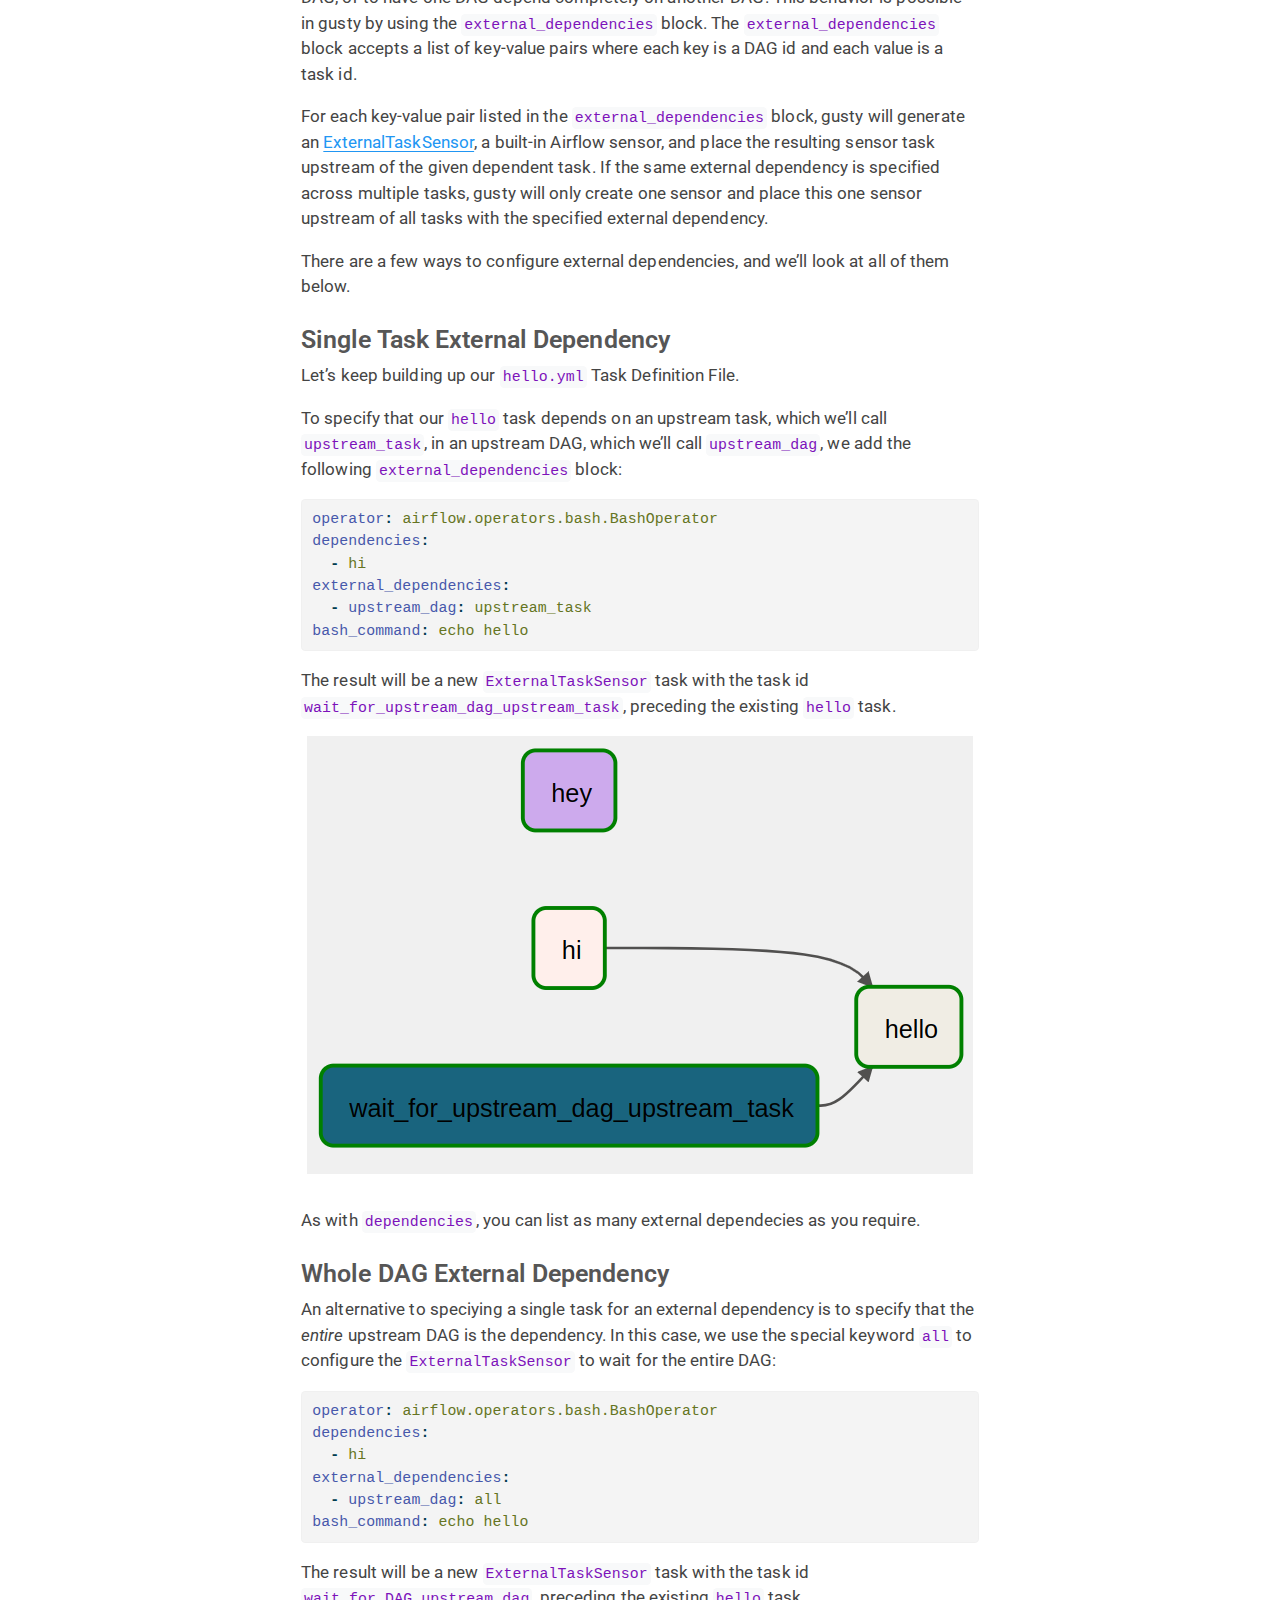
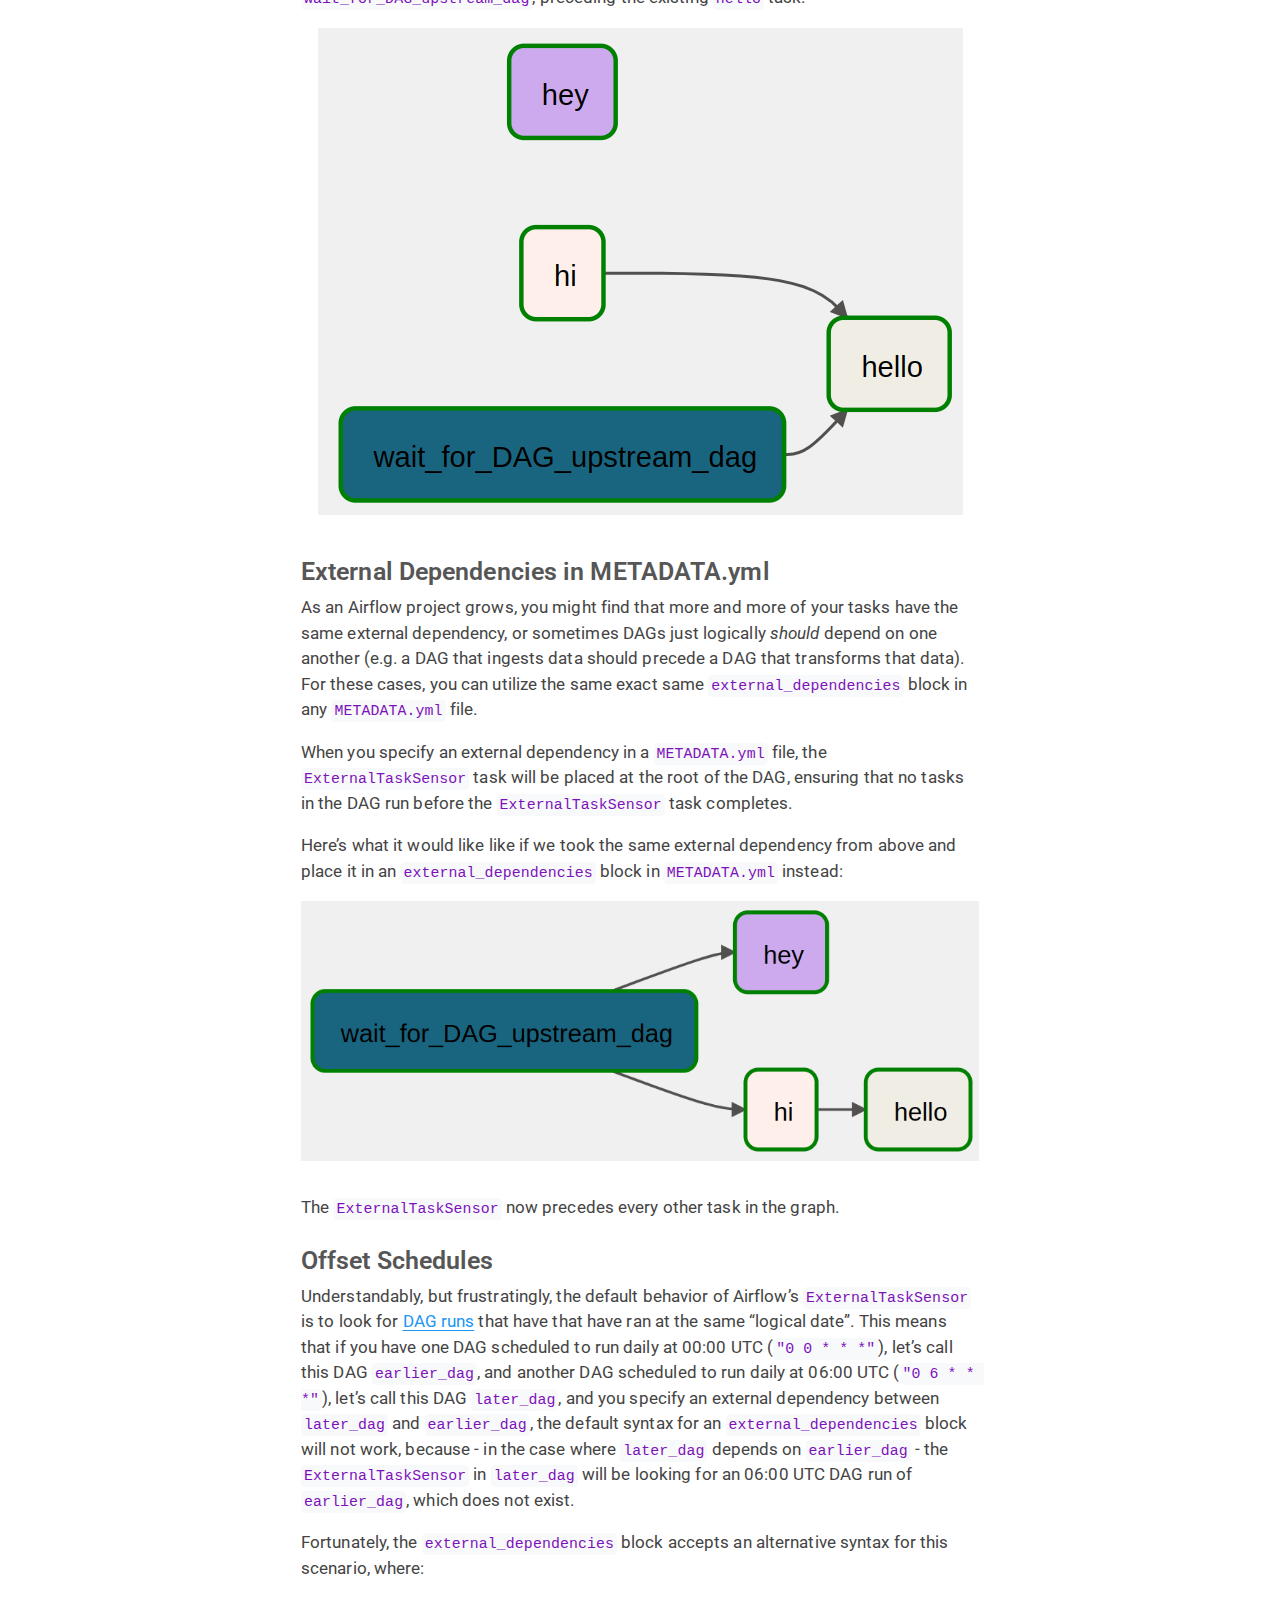
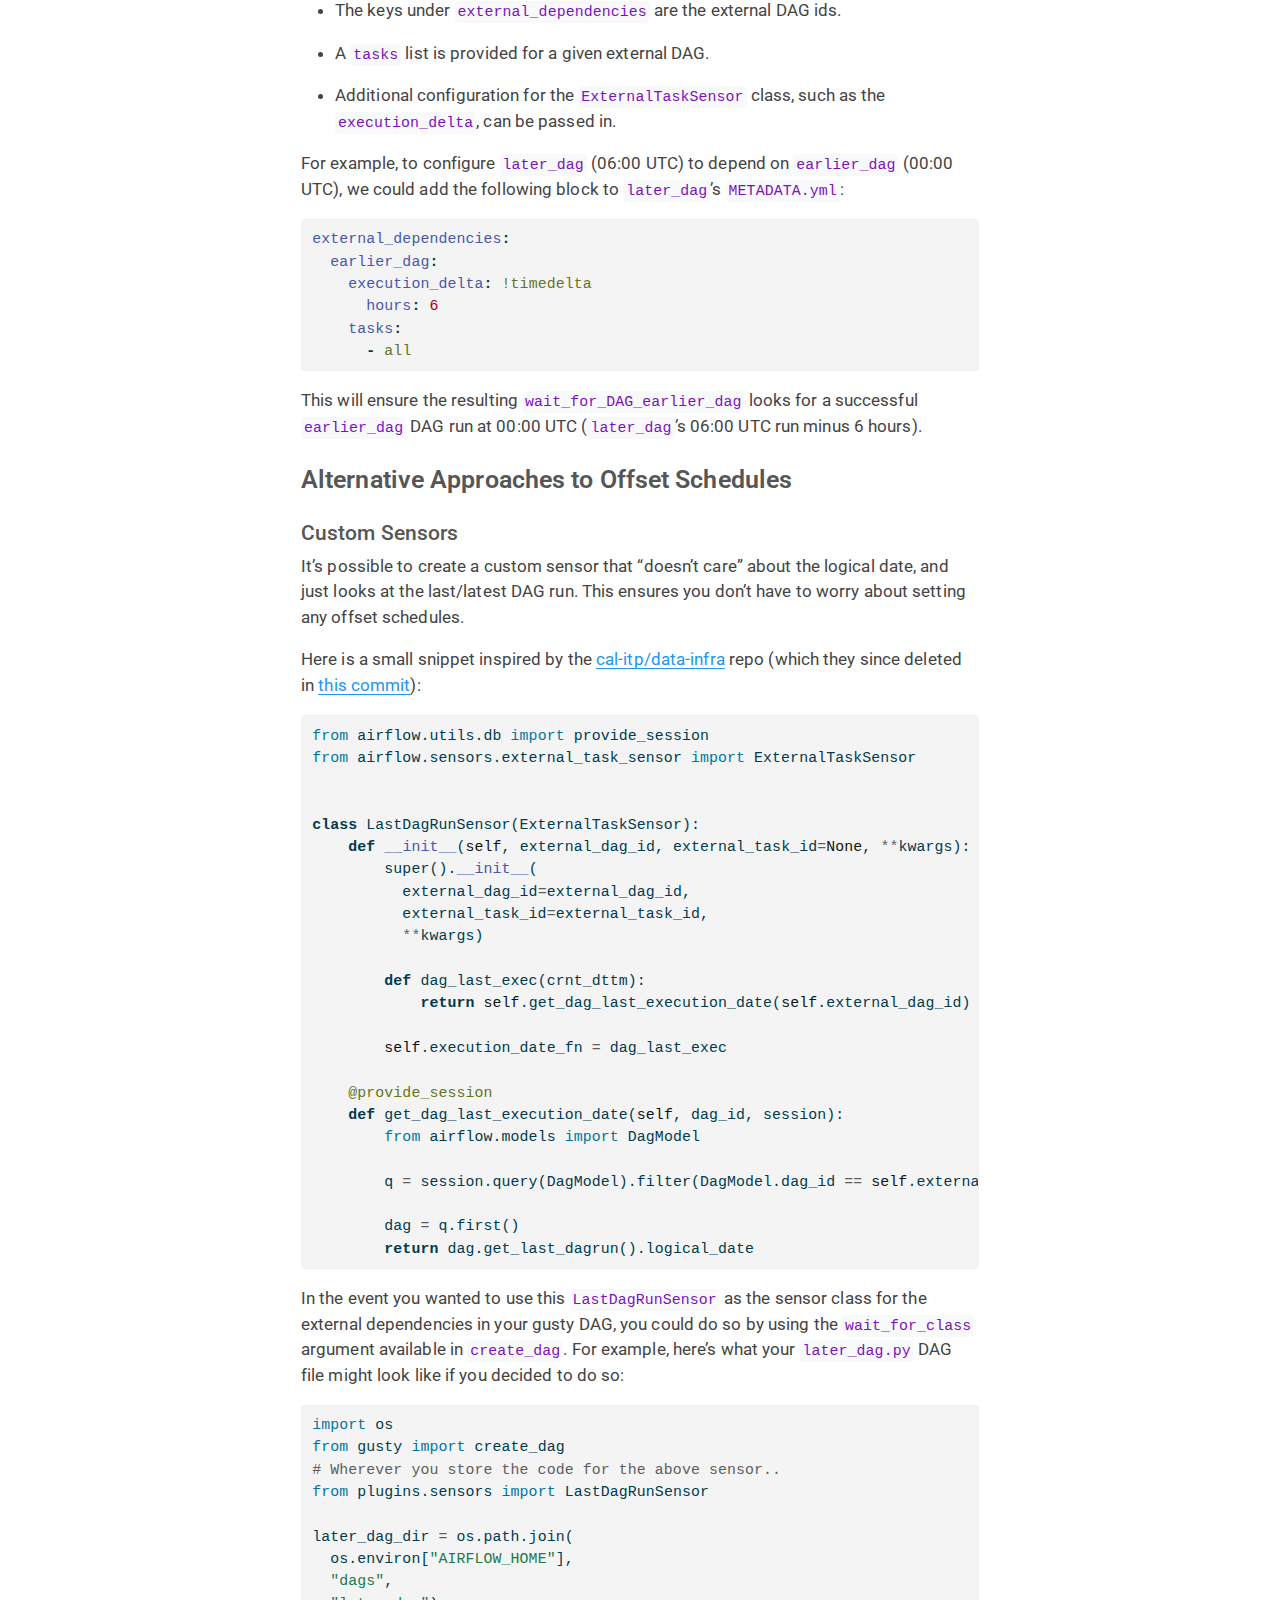
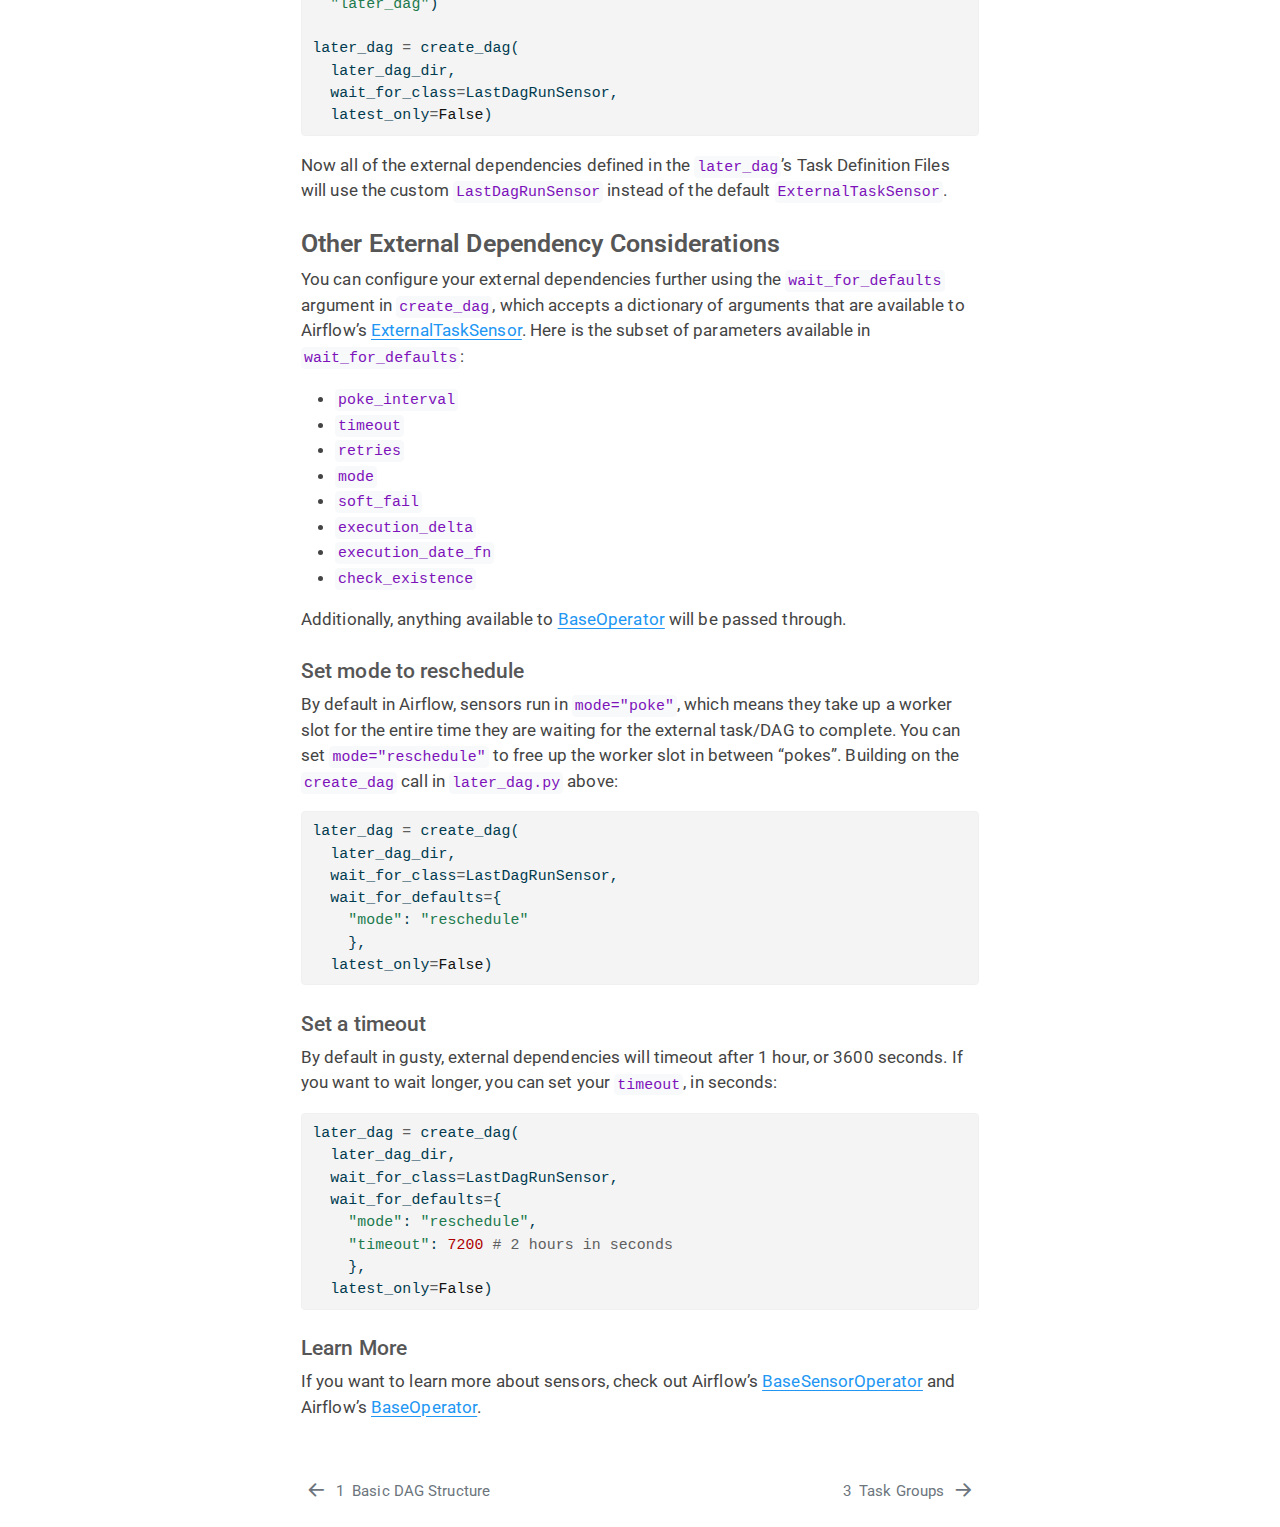
<file: task-dependencies.html>
<!DOCTYPE html>
<html xmlns="http://www.w3.org/1999/xhtml" lang="en" xml:lang="en"><head>

<meta charset="utf-8">
<meta name="generator" content="quarto-1.6.42">

<meta name="viewport" content="width=device-width, initial-scale=1.0, user-scalable=yes">


<title>2&nbsp; Task Dependencies</title>
<style>
code{white-space: pre-wrap;}
span.smallcaps{font-variant: small-caps;}
div.columns{display: flex; gap: min(4vw, 1.5em);}
div.column{flex: auto; overflow-x: auto;}
div.hanging-indent{margin-left: 1.5em; text-indent: -1.5em;}
ul.task-list{list-style: none;}
ul.task-list li input[type="checkbox"] {
  width: 0.8em;
  margin: 0 0.8em 0.2em -1em; /* quarto-specific, see https://github.com/quarto-dev/quarto-cli/issues/4556 */ 
  vertical-align: middle;
}
/* CSS for syntax highlighting */
pre > code.sourceCode { white-space: pre; position: relative; }
pre > code.sourceCode > span { line-height: 1.25; }
pre > code.sourceCode > span:empty { height: 1.2em; }
.sourceCode { overflow: visible; }
code.sourceCode > span { color: inherit; text-decoration: inherit; }
div.sourceCode { margin: 1em 0; }
pre.sourceCode { margin: 0; }
@media screen {
div.sourceCode { overflow: auto; }
}
@media print {
pre > code.sourceCode { white-space: pre-wrap; }
pre > code.sourceCode > span { display: inline-block; text-indent: -5em; padding-left: 5em; }
}
pre.numberSource code
  { counter-reset: source-line 0; }
pre.numberSource code > span
  { position: relative; left: -4em; counter-increment: source-line; }
pre.numberSource code > span > a:first-child::before
  { content: counter(source-line);
    position: relative; left: -1em; text-align: right; vertical-align: baseline;
    border: none; display: inline-block;
    -webkit-touch-callout: none; -webkit-user-select: none;
    -khtml-user-select: none; -moz-user-select: none;
    -ms-user-select: none; user-select: none;
    padding: 0 4px; width: 4em;
  }
pre.numberSource { margin-left: 3em;  padding-left: 4px; }
div.sourceCode
  {   }
@media screen {
pre > code.sourceCode > span > a:first-child::before { text-decoration: underline; }
}
</style>


<script src="site_libs/quarto-nav/quarto-nav.js"></script>
<script src="site_libs/clipboard/clipboard.min.js"></script>
<script src="site_libs/quarto-search/autocomplete.umd.js"></script>
<script src="site_libs/quarto-search/fuse.min.js"></script>
<script src="site_libs/quarto-search/quarto-search.js"></script>
<meta name="quarto:offset" content="./">
<link href="./task-groups.html" rel="next">
<link href="./gusty-basics.html" rel="prev">
<link href="./media/logo/favicon.png" rel="icon" type="image/png">
<script src="site_libs/quarto-html/quarto.js"></script>
<script src="site_libs/quarto-html/popper.min.js"></script>
<script src="site_libs/quarto-html/tippy.umd.min.js"></script>
<script src="site_libs/quarto-html/anchor.min.js"></script>
<link href="site_libs/quarto-html/tippy.css" rel="stylesheet">
<link href="site_libs/quarto-html/quarto-syntax-highlighting-2f5df379a58b258e96c21c0638c20c03.css" rel="stylesheet" id="quarto-text-highlighting-styles">
<script src="site_libs/bootstrap/bootstrap.min.js"></script>
<link href="site_libs/bootstrap/bootstrap-icons.css" rel="stylesheet">
<link href="site_libs/bootstrap/bootstrap-b4a8c6708121159c17675584afda1d05.min.css" rel="stylesheet" append-hash="true" id="quarto-bootstrap" data-mode="light">
<script id="quarto-search-options" type="application/json">{
  "location": "navbar",
  "copy-button": false,
  "collapse-after": 3,
  "panel-placement": "end",
  "type": "overlay",
  "limit": 50,
  "keyboard-shortcut": [
    "f",
    "/",
    "s"
  ],
  "show-item-context": false,
  "language": {
    "search-no-results-text": "No results",
    "search-matching-documents-text": "matching documents",
    "search-copy-link-title": "Copy link to search",
    "search-hide-matches-text": "Hide additional matches",
    "search-more-match-text": "more match in this document",
    "search-more-matches-text": "more matches in this document",
    "search-clear-button-title": "Clear",
    "search-text-placeholder": "",
    "search-detached-cancel-button-title": "Cancel",
    "search-submit-button-title": "Submit",
    "search-label": "Search"
  }
}</script>


</head>

<body class="nav-sidebar floating nav-fixed">

<div id="quarto-search-results"></div>
  <header id="quarto-header" class="headroom fixed-top">
    <nav class="navbar navbar-expand-lg " data-bs-theme="dark">
      <div class="navbar-container container-fluid">
            <div id="quarto-search" class="" title="Search"></div>
          <button class="navbar-toggler" type="button" data-bs-toggle="collapse" data-bs-target="#navbarCollapse" aria-controls="navbarCollapse" role="menu" aria-expanded="false" aria-label="Toggle navigation" onclick="if (window.quartoToggleHeadroom) { window.quartoToggleHeadroom(); }">
  <span class="navbar-toggler-icon"></span>
</button>
          <div class="collapse navbar-collapse" id="navbarCollapse">
            <ul class="navbar-nav navbar-nav-scroll me-auto">
  <li class="nav-item compact">
    <a class="nav-link" href="https://github.com/pipeline-tools/gusty"> <i class="bi bi-github" role="img">
</i> 
<span class="menu-text"></span></a>
  </li>  
</ul>
          </div> <!-- /navcollapse -->
            <div class="quarto-navbar-tools">
</div>
      </div> <!-- /container-fluid -->
    </nav>
  <nav class="quarto-secondary-nav">
    <div class="container-fluid d-flex">
      <button type="button" class="quarto-btn-toggle btn" data-bs-toggle="collapse" role="button" data-bs-target=".quarto-sidebar-collapse-item" aria-controls="quarto-sidebar" aria-expanded="false" aria-label="Toggle sidebar navigation" onclick="if (window.quartoToggleHeadroom) { window.quartoToggleHeadroom(); }">
        <i class="bi bi-layout-text-sidebar-reverse"></i>
      </button>
        <nav class="quarto-page-breadcrumbs" aria-label="breadcrumb"><ol class="breadcrumb"><li class="breadcrumb-item"><a href="./gusty-basics.html">Getting Started</a></li><li class="breadcrumb-item"><a href="./task-dependencies.html"><span class="chapter-number">2</span>&nbsp; <span class="chapter-title">Task Dependencies</span></a></li></ol></nav>
        <a class="flex-grow-1" role="navigation" data-bs-toggle="collapse" data-bs-target=".quarto-sidebar-collapse-item" aria-controls="quarto-sidebar" aria-expanded="false" aria-label="Toggle sidebar navigation" onclick="if (window.quartoToggleHeadroom) { window.quartoToggleHeadroom(); }">      
        </a>
    </div>
  </nav>
</header>
<!-- content -->
<div id="quarto-content" class="quarto-container page-columns page-rows-contents page-layout-article page-navbar">
<!-- sidebar -->
  <nav id="quarto-sidebar" class="sidebar collapse collapse-horizontal quarto-sidebar-collapse-item sidebar-navigation floating overflow-auto">
    <div class="pt-lg-2 mt-2 text-left sidebar-header">
      <a href="./index.html" class="sidebar-logo-link">
      <img src="./media/logo/logo_500.svg" alt="" class="sidebar-logo py-0 d-lg-inline d-none">
      </a>
      </div>
    <div class="sidebar-menu-container"> 
    <ul class="list-unstyled mt-1">
        <li class="sidebar-item">
  <div class="sidebar-item-container"> 
  <a href="./index.html" class="sidebar-item-text sidebar-link">
 <span class="menu-text">Preface</span></a>
  </div>
</li>
        <li class="sidebar-item sidebar-item-section">
      <div class="sidebar-item-container"> 
            <a class="sidebar-item-text sidebar-link text-start" data-bs-toggle="collapse" data-bs-target="#quarto-sidebar-section-1" role="navigation" aria-expanded="true">
 <span class="menu-text">Getting Started</span></a>
          <a class="sidebar-item-toggle text-start" data-bs-toggle="collapse" data-bs-target="#quarto-sidebar-section-1" role="navigation" aria-expanded="true" aria-label="Toggle section">
            <i class="bi bi-chevron-right ms-2"></i>
          </a> 
      </div>
      <ul id="quarto-sidebar-section-1" class="collapse list-unstyled sidebar-section depth1 show">  
          <li class="sidebar-item">
  <div class="sidebar-item-container"> 
  <a href="./gusty-basics.html" class="sidebar-item-text sidebar-link">
 <span class="menu-text"><span class="chapter-number">1</span>&nbsp; <span class="chapter-title">Basic DAG Structure</span></span></a>
  </div>
</li>
          <li class="sidebar-item">
  <div class="sidebar-item-container"> 
  <a href="./task-dependencies.html" class="sidebar-item-text sidebar-link active">
 <span class="menu-text"><span class="chapter-number">2</span>&nbsp; <span class="chapter-title">Task Dependencies</span></span></a>
  </div>
</li>
          <li class="sidebar-item">
  <div class="sidebar-item-container"> 
  <a href="./task-groups.html" class="sidebar-item-text sidebar-link">
 <span class="menu-text"><span class="chapter-number">3</span>&nbsp; <span class="chapter-title">Task Groups</span></span></a>
  </div>
</li>
          <li class="sidebar-item">
  <div class="sidebar-item-container"> 
  <a href="./many-dags.html" class="sidebar-item-text sidebar-link">
 <span class="menu-text"><span class="chapter-number">4</span>&nbsp; <span class="chapter-title">Many DAGs</span></span></a>
  </div>
</li>
      </ul>
  </li>
        <li class="sidebar-item sidebar-item-section">
      <div class="sidebar-item-container"> 
            <a class="sidebar-item-text sidebar-link text-start" data-bs-toggle="collapse" data-bs-target="#quarto-sidebar-section-2" role="navigation" aria-expanded="true">
 <span class="menu-text">Doing More</span></a>
          <a class="sidebar-item-toggle text-start" data-bs-toggle="collapse" data-bs-target="#quarto-sidebar-section-2" role="navigation" aria-expanded="true" aria-label="Toggle section">
            <i class="bi bi-chevron-right ms-2"></i>
          </a> 
      </div>
      <ul id="quarto-sidebar-section-2" class="collapse list-unstyled sidebar-section depth1 show">  
          <li class="sidebar-item">
  <div class="sidebar-item-container"> 
  <a href="./using-constructors.html" class="sidebar-item-text sidebar-link">
 <span class="menu-text"><span class="chapter-number">5</span>&nbsp; <span class="chapter-title">Using Constructors</span></span></a>
  </div>
</li>
          <li class="sidebar-item">
  <div class="sidebar-item-container"> 
  <a href="./multi-tasking.html" class="sidebar-item-text sidebar-link">
 <span class="menu-text"><span class="chapter-number">6</span>&nbsp; <span class="chapter-title">Multi-tasking</span></span></a>
  </div>
</li>
          <li class="sidebar-item">
  <div class="sidebar-item-container"> 
  <a href="./custom-operators.html" class="sidebar-item-text sidebar-link">
 <span class="menu-text"><span class="chapter-number">7</span>&nbsp; <span class="chapter-title">Custom Operators</span></span></a>
  </div>
</li>
      </ul>
  </li>
        <li class="sidebar-item sidebar-item-section">
      <div class="sidebar-item-container"> 
            <a class="sidebar-item-text sidebar-link text-start" data-bs-toggle="collapse" data-bs-target="#quarto-sidebar-section-3" role="navigation" aria-expanded="true">
 <span class="menu-text">In Practice</span></a>
          <a class="sidebar-item-toggle text-start" data-bs-toggle="collapse" data-bs-target="#quarto-sidebar-section-3" role="navigation" aria-expanded="true" aria-label="Toggle section">
            <i class="bi bi-chevron-right ms-2"></i>
          </a> 
      </div>
      <ul id="quarto-sidebar-section-3" class="collapse list-unstyled sidebar-section depth1 show">  
          <li class="sidebar-item">
  <div class="sidebar-item-container"> 
  <a href="./example-projects.html" class="sidebar-item-text sidebar-link">
 <span class="menu-text"><span class="chapter-number">8</span>&nbsp; <span class="chapter-title">Example Projects</span></span></a>
  </div>
</li>
      </ul>
  </li>
        <li class="sidebar-item sidebar-item-section">
      <div class="sidebar-item-container"> 
            <a class="sidebar-item-text sidebar-link text-start" data-bs-toggle="collapse" data-bs-target="#quarto-sidebar-section-4" role="navigation" aria-expanded="true">
 <span class="menu-text">Appendices</span></a>
          <a class="sidebar-item-toggle text-start" data-bs-toggle="collapse" data-bs-target="#quarto-sidebar-section-4" role="navigation" aria-expanded="true" aria-label="Toggle section">
            <i class="bi bi-chevron-right ms-2"></i>
          </a> 
      </div>
      <ul id="quarto-sidebar-section-4" class="collapse list-unstyled sidebar-section depth1 show">  
          <li class="sidebar-item">
  <div class="sidebar-item-container"> 
  <a href="./create-dag-args.html" class="sidebar-item-text sidebar-link">
 <span class="menu-text"><span class="chapter-number">A</span>&nbsp; <span class="chapter-title">create_dag Arguments</span></span></a>
  </div>
</li>
          <li class="sidebar-item">
  <div class="sidebar-item-container"> 
  <a href="./supported-file-types.html" class="sidebar-item-text sidebar-link">
 <span class="menu-text"><span class="chapter-number">B</span>&nbsp; <span class="chapter-title">Supported file types</span></span></a>
  </div>
</li>
      </ul>
  </li>
    </ul>
    </div>
</nav>
<div id="quarto-sidebar-glass" class="quarto-sidebar-collapse-item" data-bs-toggle="collapse" data-bs-target=".quarto-sidebar-collapse-item"></div>
<!-- margin-sidebar -->
    <div id="quarto-margin-sidebar" class="sidebar margin-sidebar">
        <nav id="TOC" role="doc-toc" class="toc-active">
    <h2 id="toc-title">Table of contents</h2>
   
  <ul>
  <li><a href="#dependencies" id="toc-dependencies" class="nav-link active" data-scroll-target="#dependencies"><span class="header-section-number">2.1</span> Dependencies</a></li>
  <li><a href="#external-dependencies" id="toc-external-dependencies" class="nav-link" data-scroll-target="#external-dependencies"><span class="header-section-number">2.2</span> External Dependencies</a>
  <ul class="collapse">
  <li><a href="#single-task-external-dependency" id="toc-single-task-external-dependency" class="nav-link" data-scroll-target="#single-task-external-dependency">Single Task External Dependency</a></li>
  <li><a href="#whole-dag-external-dependency" id="toc-whole-dag-external-dependency" class="nav-link" data-scroll-target="#whole-dag-external-dependency">Whole DAG External Dependency</a></li>
  <li><a href="#external-dependencies-in-metadata.yml" id="toc-external-dependencies-in-metadata.yml" class="nav-link" data-scroll-target="#external-dependencies-in-metadata.yml">External Dependencies in METADATA.yml</a></li>
  <li><a href="#offset-schedules" id="toc-offset-schedules" class="nav-link" data-scroll-target="#offset-schedules">Offset Schedules</a></li>
  <li><a href="#alternative-approaches-to-offset-schedules" id="toc-alternative-approaches-to-offset-schedules" class="nav-link" data-scroll-target="#alternative-approaches-to-offset-schedules">Alternative Approaches to Offset Schedules</a></li>
  <li><a href="#other-external-dependency-considerations" id="toc-other-external-dependency-considerations" class="nav-link" data-scroll-target="#other-external-dependency-considerations">Other External Dependency Considerations</a></li>
  </ul></li>
  </ul>
</nav>
    </div>
<!-- main -->
<main class="content" id="quarto-document-content">

<header id="title-block-header" class="quarto-title-block default"><nav class="quarto-page-breadcrumbs quarto-title-breadcrumbs d-none d-lg-block" aria-label="breadcrumb"><ol class="breadcrumb"><li class="breadcrumb-item"><a href="./gusty-basics.html">Getting Started</a></li><li class="breadcrumb-item"><a href="./task-dependencies.html"><span class="chapter-number">2</span>&nbsp; <span class="chapter-title">Task Dependencies</span></a></li></ol></nav>
<div class="quarto-title">
<h1 class="title"><span class="chapter-number">2</span>&nbsp; <span class="chapter-title">Task Dependencies</span></h1>
</div>



<div class="quarto-title-meta">

    
  
    
  </div>
  


</header>


<p>Task orchestration often involves ensuring tasks run in a specific order. With gusty, there are three ways to specify task dependencies:</p>
<ol type="1">
<li><p>A <strong>dependencies block</strong> in a task’s Frontmatter, where you can pass a list of task ids in the current dag upon which the current task depends.</p></li>
<li><p>An <strong>external dependencies block</strong> in a task’s Frontmatter, where you can pass a list of <code>dag_id: task_id</code> combinations for tasks in <em>other</em> dags upon which the current task depends.</p></li>
<li><p>A <strong>dependencies attribute</strong> on your custom operator, which is a list of task ids in the current dag upon which the current task depends. This powerful option allows for task dependencies to generated dynamically and automatically.</p></li>
</ol>
<p>In this section, we’ll focus on the the dependencies external dependencies blocks, available for use in any Task Definition File’s Frontmatter.</p>
<p>We’ll continue using our <code>hello_dag</code> example from the <a href="./gusty-basics.html#gusty-dag-structure">previous chapter</a>.</p>
<section id="dependencies" class="level2" data-number="2.1">
<h2 data-number="2.1" class="anchored" data-anchor-id="dependencies"><span class="header-section-number">2.1</span> Dependencies</h2>
<p>Let’s say that our <code>hello</code> task depended on our <code>hi</code> task running before it. To specify this dependency, we would add the <code>hi</code> task to a list in the <code>dependencies</code> block of the <code>hello.yml</code> Task Definition File:</p>
<div class="sourceCode" id="cb1"><pre class="sourceCode yaml code-with-copy"><code class="sourceCode yaml"><span id="cb1-1"><a href="#cb1-1" aria-hidden="true" tabindex="-1"></a><span class="fu">operator</span><span class="kw">:</span><span class="at"> airflow.operators.bash.BashOperator</span></span>
<span id="cb1-2"><a href="#cb1-2" aria-hidden="true" tabindex="-1"></a><span class="fu">dependencies</span><span class="kw">:</span></span>
<span id="cb1-3"><a href="#cb1-3" aria-hidden="true" tabindex="-1"></a><span class="at">  </span><span class="kw">-</span><span class="at"> hi</span></span>
<span id="cb1-4"><a href="#cb1-4" aria-hidden="true" tabindex="-1"></a><span class="fu">bash_command</span><span class="kw">:</span><span class="at"> echo hello</span></span></code><button title="Copy to Clipboard" class="code-copy-button"><i class="bi"></i></button></pre></div>
<p>Now, in our Airflow UI, our DAG graph will show that <code>hi</code> precedes <code>hello</code>.</p>
<div class="quarto-figure quarto-figure-center">
<figure class="figure">
<p><img src="media/images/dependencies/hi-before-hello.png" class="img-fluid quarto-figure quarto-figure-center figure-img"></p>
</figure>
</div>
<p>Remember, in gusty, the file name (minus the file extension) becomes the task id, so you do not need to specify <code>hi.py</code>, just <code>hi</code>.</p>
<p>You can list as many dependencies as you need to for any task.</p>
</section>
<section id="external-dependencies" class="level2" data-number="2.2">
<h2 data-number="2.2" class="anchored" data-anchor-id="external-dependencies"><span class="header-section-number">2.2</span> External Dependencies</h2>
<p>A common pattern in Airflow is to have tasks in one DAG depend on tasks in another DAG, or to have one DAG depend completely on another DAG. This behavior is possible in gusty by using the <code>external_dependencies</code> block. The <code>external_dependencies</code> block accepts a list of key-value pairs where each key is a DAG id and each value is a task id.</p>
<p>For each key-value pair listed in the <code>external_dependencies</code> block, gusty will generate an <a href="https://airflow.apache.org/docs/apache-airflow/stable/_api/airflow/sensors/external_task/index.html#airflow.sensors.external_task.ExternalTaskSensor">ExternalTaskSensor</a>, a built-in Airflow sensor, and place the resulting sensor task upstream of the given dependent task. If the same external dependency is specified across multiple tasks, gusty will only create one sensor and place this one sensor upstream of all tasks with the specified external dependency.</p>
<p>There are a few ways to configure external dependencies, and we’ll look at all of them below.</p>
<section id="single-task-external-dependency" class="level3">
<h3 class="anchored" data-anchor-id="single-task-external-dependency">Single Task External Dependency</h3>
<p>Let’s keep building up our <code>hello.yml</code> Task Definition File.</p>
<p>To specify that our <code>hello</code> task depends on an upstream task, which we’ll call <code>upstream_task</code>, in an upstream DAG, which we’ll call <code>upstream_dag</code>, we add the following <code>external_dependencies</code> block:</p>
<div class="sourceCode" id="cb2"><pre class="sourceCode yaml code-with-copy"><code class="sourceCode yaml"><span id="cb2-1"><a href="#cb2-1" aria-hidden="true" tabindex="-1"></a><span class="fu">operator</span><span class="kw">:</span><span class="at"> airflow.operators.bash.BashOperator</span></span>
<span id="cb2-2"><a href="#cb2-2" aria-hidden="true" tabindex="-1"></a><span class="fu">dependencies</span><span class="kw">:</span></span>
<span id="cb2-3"><a href="#cb2-3" aria-hidden="true" tabindex="-1"></a><span class="at">  </span><span class="kw">-</span><span class="at"> hi</span></span>
<span id="cb2-4"><a href="#cb2-4" aria-hidden="true" tabindex="-1"></a><span class="fu">external_dependencies</span><span class="kw">:</span></span>
<span id="cb2-5"><a href="#cb2-5" aria-hidden="true" tabindex="-1"></a><span class="at">  </span><span class="kw">-</span><span class="at"> </span><span class="fu">upstream_dag</span><span class="kw">:</span><span class="at"> upstream_task</span></span>
<span id="cb2-6"><a href="#cb2-6" aria-hidden="true" tabindex="-1"></a><span class="fu">bash_command</span><span class="kw">:</span><span class="at"> echo hello</span></span></code><button title="Copy to Clipboard" class="code-copy-button"><i class="bi"></i></button></pre></div>
<p>The result will be a new <code>ExternalTaskSensor</code> task with the task id <code>wait_for_upstream_dag_upstream_task</code>, preceding the existing <code>hello</code> task.</p>
<div class="quarto-figure quarto-figure-center">
<figure class="figure">
<p><img src="media/images/dependencies/add-ext-dep.png" class="img-fluid quarto-figure quarto-figure-center figure-img"></p>
</figure>
</div>
<p>As with <code>dependencies</code>, you can list as many external dependecies as you require.</p>
</section>
<section id="whole-dag-external-dependency" class="level3">
<h3 class="anchored" data-anchor-id="whole-dag-external-dependency">Whole DAG External Dependency</h3>
<p>An alternative to speciying a single task for an external dependency is to specify that the <em>entire</em> upstream DAG is the dependency. In this case, we use the special keyword <code>all</code> to configure the <code>ExternalTaskSensor</code> to wait for the entire DAG:</p>
<div class="sourceCode" id="cb3"><pre class="sourceCode yaml code-with-copy"><code class="sourceCode yaml"><span id="cb3-1"><a href="#cb3-1" aria-hidden="true" tabindex="-1"></a><span class="fu">operator</span><span class="kw">:</span><span class="at"> airflow.operators.bash.BashOperator</span></span>
<span id="cb3-2"><a href="#cb3-2" aria-hidden="true" tabindex="-1"></a><span class="fu">dependencies</span><span class="kw">:</span></span>
<span id="cb3-3"><a href="#cb3-3" aria-hidden="true" tabindex="-1"></a><span class="at">  </span><span class="kw">-</span><span class="at"> hi</span></span>
<span id="cb3-4"><a href="#cb3-4" aria-hidden="true" tabindex="-1"></a><span class="fu">external_dependencies</span><span class="kw">:</span></span>
<span id="cb3-5"><a href="#cb3-5" aria-hidden="true" tabindex="-1"></a><span class="at">  </span><span class="kw">-</span><span class="at"> </span><span class="fu">upstream_dag</span><span class="kw">:</span><span class="at"> all</span></span>
<span id="cb3-6"><a href="#cb3-6" aria-hidden="true" tabindex="-1"></a><span class="fu">bash_command</span><span class="kw">:</span><span class="at"> echo hello</span></span></code><button title="Copy to Clipboard" class="code-copy-button"><i class="bi"></i></button></pre></div>
<p>The result will be a new <code>ExternalTaskSensor</code> task with the task id <code>wait_for_DAG_upstream_dag</code>, preceding the existing <code>hello</code> task.</p>
<div class="quarto-figure quarto-figure-center">
<figure class="figure">
<p><img src="media/images/dependencies/add-dag-ext-dep.png" class="img-fluid quarto-figure quarto-figure-center figure-img"></p>
</figure>
</div>
</section>
<section id="external-dependencies-in-metadata.yml" class="level3">
<h3 class="anchored" data-anchor-id="external-dependencies-in-metadata.yml">External Dependencies in METADATA.yml</h3>
<p>As an Airflow project grows, you might find that more and more of your tasks have the same external dependency, or sometimes DAGs just logically <em>should</em> depend on one another (e.g.&nbsp;a DAG that ingests data should precede a DAG that transforms that data). For these cases, you can utilize the same exact same <code>external_dependencies</code> block in any <code>METADATA.yml</code> file.</p>
<p>When you specify an external dependency in a <code>METADATA.yml</code> file, the <code>ExternalTaskSensor</code> task will be placed at the root of the DAG, ensuring that no tasks in the DAG run before the <code>ExternalTaskSensor</code> task completes.</p>
<p>Here’s what it would like like if we took the same external dependency from above and place it in an <code>external_dependencies</code> block in <code>METADATA.yml</code> instead:</p>
<div class="quarto-figure quarto-figure-center">
<figure class="figure">
<p><img src="media/images/dependencies/dag-ext-dep.png" class="img-fluid quarto-figure quarto-figure-center figure-img"></p>
</figure>
</div>
<p>The <code>ExternalTaskSensor</code> now precedes every other task in the graph.</p>
</section>
<section id="offset-schedules" class="level3">
<h3 class="anchored" data-anchor-id="offset-schedules">Offset Schedules</h3>
<p>Understandably, but frustratingly, the default behavior of Airflow’s <code>ExternalTaskSensor</code> is to look for <a href="https://airflow.apache.org/docs/apache-airflow/stable/core-concepts/dag-run.html#dag-runs">DAG runs</a> that have that have ran at the same “logical date”. This means that if you have one DAG scheduled to run daily at 00:00 UTC (<code>"0 0 * * *"</code>), let’s call this DAG <code>earlier_dag</code>, and another DAG scheduled to run daily at 06:00 UTC (<code>"0 6 * * *"</code>), let’s call this DAG <code>later_dag</code>, and you specify an external dependency between <code>later_dag</code> and <code>earlier_dag</code>, the default syntax for an <code>external_dependencies</code> block will not work, because - in the case where <code>later_dag</code> depends on <code>earlier_dag</code> - the <code>ExternalTaskSensor</code> in <code>later_dag</code> will be looking for an 06:00 UTC DAG run of <code>earlier_dag</code>, which does not exist.</p>
<p>Fortunately, the <code>external_dependencies</code> block accepts an alternative syntax for this scenario, where:</p>
<ul>
<li><p>The keys under <code>external_dependencies</code> are the external DAG ids.</p></li>
<li><p>A <code>tasks</code> list is provided for a given external DAG.</p></li>
<li><p>Additional configuration for the <code>ExternalTaskSensor</code> class, such as the <code>execution_delta</code>, can be passed in.</p></li>
</ul>
<p>For example, to configure <code>later_dag</code> (06:00 UTC) to depend on <code>earlier_dag</code> (00:00 UTC), we could add the following block to <code>later_dag</code>’s <code>METADATA.yml</code>:</p>
<div class="sourceCode" id="cb4"><pre class="sourceCode yaml code-with-copy"><code class="sourceCode yaml"><span id="cb4-1"><a href="#cb4-1" aria-hidden="true" tabindex="-1"></a><span class="fu">external_dependencies</span><span class="kw">:</span></span>
<span id="cb4-2"><a href="#cb4-2" aria-hidden="true" tabindex="-1"></a><span class="at">  </span><span class="fu">earlier_dag</span><span class="kw">:</span></span>
<span id="cb4-3"><a href="#cb4-3" aria-hidden="true" tabindex="-1"></a><span class="at">    </span><span class="fu">execution_delta</span><span class="kw">:</span><span class="at"> !timedelta</span></span>
<span id="cb4-4"><a href="#cb4-4" aria-hidden="true" tabindex="-1"></a><span class="at">      </span><span class="fu">hours</span><span class="kw">:</span><span class="at"> </span><span class="dv">6</span></span>
<span id="cb4-5"><a href="#cb4-5" aria-hidden="true" tabindex="-1"></a><span class="at">    </span><span class="fu">tasks</span><span class="kw">:</span></span>
<span id="cb4-6"><a href="#cb4-6" aria-hidden="true" tabindex="-1"></a><span class="at">      </span><span class="kw">-</span><span class="at"> all</span></span></code><button title="Copy to Clipboard" class="code-copy-button"><i class="bi"></i></button></pre></div>
<p>This will ensure the resulting <code>wait_for_DAG_earlier_dag</code> looks for a successful <code>earlier_dag</code> DAG run at 00:00 UTC (<code>later_dag</code>’s 06:00 UTC run minus 6 hours).</p>
</section>
<section id="alternative-approaches-to-offset-schedules" class="level3">
<h3 class="anchored" data-anchor-id="alternative-approaches-to-offset-schedules">Alternative Approaches to Offset Schedules</h3>
<section id="custom-sensors" class="level4">
<h4 class="anchored" data-anchor-id="custom-sensors">Custom Sensors</h4>
<p>It’s possible to create a custom sensor that “doesn’t care” about the logical date, and just looks at the last/latest DAG run. This ensures you don’t have to worry about setting any offset schedules.</p>
<p>Here is a small snippet inspired by the <a href="https://github.com/cal-itp/data-infra">cal-itp/data-infra</a> repo (which they since deleted in <a href="https://github.com/cal-itp/data-infra/pull/2277/files#diff-c97c3338af470ab008ff734e2fa7b38769d95f500c6b07ce813eba57dc82dd5d">this commit</a>):</p>
<div class="sourceCode" id="cb5"><pre class="sourceCode py code-with-copy"><code class="sourceCode python"><span id="cb5-1"><a href="#cb5-1" aria-hidden="true" tabindex="-1"></a><span class="im">from</span> airflow.utils.db <span class="im">import</span> provide_session</span>
<span id="cb5-2"><a href="#cb5-2" aria-hidden="true" tabindex="-1"></a><span class="im">from</span> airflow.sensors.external_task_sensor <span class="im">import</span> ExternalTaskSensor</span>
<span id="cb5-3"><a href="#cb5-3" aria-hidden="true" tabindex="-1"></a></span>
<span id="cb5-4"><a href="#cb5-4" aria-hidden="true" tabindex="-1"></a></span>
<span id="cb5-5"><a href="#cb5-5" aria-hidden="true" tabindex="-1"></a><span class="kw">class</span> LastDagRunSensor(ExternalTaskSensor):</span>
<span id="cb5-6"><a href="#cb5-6" aria-hidden="true" tabindex="-1"></a>    <span class="kw">def</span> <span class="fu">__init__</span>(<span class="va">self</span>, external_dag_id, external_task_id<span class="op">=</span><span class="va">None</span>, <span class="op">**</span>kwargs):</span>
<span id="cb5-7"><a href="#cb5-7" aria-hidden="true" tabindex="-1"></a>        <span class="bu">super</span>().<span class="fu">__init__</span>(</span>
<span id="cb5-8"><a href="#cb5-8" aria-hidden="true" tabindex="-1"></a>          external_dag_id<span class="op">=</span>external_dag_id, </span>
<span id="cb5-9"><a href="#cb5-9" aria-hidden="true" tabindex="-1"></a>          external_task_id<span class="op">=</span>external_task_id,</span>
<span id="cb5-10"><a href="#cb5-10" aria-hidden="true" tabindex="-1"></a>          <span class="op">**</span>kwargs)</span>
<span id="cb5-11"><a href="#cb5-11" aria-hidden="true" tabindex="-1"></a></span>
<span id="cb5-12"><a href="#cb5-12" aria-hidden="true" tabindex="-1"></a>        <span class="kw">def</span> dag_last_exec(crnt_dttm):</span>
<span id="cb5-13"><a href="#cb5-13" aria-hidden="true" tabindex="-1"></a>            <span class="cf">return</span> <span class="va">self</span>.get_dag_last_execution_date(<span class="va">self</span>.external_dag_id)</span>
<span id="cb5-14"><a href="#cb5-14" aria-hidden="true" tabindex="-1"></a></span>
<span id="cb5-15"><a href="#cb5-15" aria-hidden="true" tabindex="-1"></a>        <span class="va">self</span>.execution_date_fn <span class="op">=</span> dag_last_exec</span>
<span id="cb5-16"><a href="#cb5-16" aria-hidden="true" tabindex="-1"></a></span>
<span id="cb5-17"><a href="#cb5-17" aria-hidden="true" tabindex="-1"></a>    <span class="at">@provide_session</span></span>
<span id="cb5-18"><a href="#cb5-18" aria-hidden="true" tabindex="-1"></a>    <span class="kw">def</span> get_dag_last_execution_date(<span class="va">self</span>, dag_id, session):</span>
<span id="cb5-19"><a href="#cb5-19" aria-hidden="true" tabindex="-1"></a>        <span class="im">from</span> airflow.models <span class="im">import</span> DagModel</span>
<span id="cb5-20"><a href="#cb5-20" aria-hidden="true" tabindex="-1"></a></span>
<span id="cb5-21"><a href="#cb5-21" aria-hidden="true" tabindex="-1"></a>        q <span class="op">=</span> session.query(DagModel).<span class="bu">filter</span>(DagModel.dag_id <span class="op">==</span> <span class="va">self</span>.external_dag_id)</span>
<span id="cb5-22"><a href="#cb5-22" aria-hidden="true" tabindex="-1"></a></span>
<span id="cb5-23"><a href="#cb5-23" aria-hidden="true" tabindex="-1"></a>        dag <span class="op">=</span> q.first()</span>
<span id="cb5-24"><a href="#cb5-24" aria-hidden="true" tabindex="-1"></a>        <span class="cf">return</span> dag.get_last_dagrun().logical_date</span></code><button title="Copy to Clipboard" class="code-copy-button"><i class="bi"></i></button></pre></div>
<p>In the event you wanted to use this <code>LastDagRunSensor</code> as the sensor class for the external dependencies in your gusty DAG, you could do so by using the <code>wait_for_class</code> argument available in <code>create_dag</code>. For example, here’s what your <code>later_dag.py</code> DAG file might look like if you decided to do so:</p>
<div class="sourceCode" id="cb6"><pre class="sourceCode py code-with-copy"><code class="sourceCode python"><span id="cb6-1"><a href="#cb6-1" aria-hidden="true" tabindex="-1"></a><span class="im">import</span> os</span>
<span id="cb6-2"><a href="#cb6-2" aria-hidden="true" tabindex="-1"></a><span class="im">from</span> gusty <span class="im">import</span> create_dag</span>
<span id="cb6-3"><a href="#cb6-3" aria-hidden="true" tabindex="-1"></a><span class="co"># Wherever you store the code for the above sensor..</span></span>
<span id="cb6-4"><a href="#cb6-4" aria-hidden="true" tabindex="-1"></a><span class="im">from</span> plugins.sensors <span class="im">import</span> LastDagRunSensor</span>
<span id="cb6-5"><a href="#cb6-5" aria-hidden="true" tabindex="-1"></a></span>
<span id="cb6-6"><a href="#cb6-6" aria-hidden="true" tabindex="-1"></a>later_dag_dir <span class="op">=</span> os.path.join(</span>
<span id="cb6-7"><a href="#cb6-7" aria-hidden="true" tabindex="-1"></a>  os.environ[<span class="st">"AIRFLOW_HOME"</span>], </span>
<span id="cb6-8"><a href="#cb6-8" aria-hidden="true" tabindex="-1"></a>  <span class="st">"dags"</span>, </span>
<span id="cb6-9"><a href="#cb6-9" aria-hidden="true" tabindex="-1"></a>  <span class="st">"later_dag"</span>)</span>
<span id="cb6-10"><a href="#cb6-10" aria-hidden="true" tabindex="-1"></a></span>
<span id="cb6-11"><a href="#cb6-11" aria-hidden="true" tabindex="-1"></a>later_dag <span class="op">=</span> create_dag(</span>
<span id="cb6-12"><a href="#cb6-12" aria-hidden="true" tabindex="-1"></a>  later_dag_dir, </span>
<span id="cb6-13"><a href="#cb6-13" aria-hidden="true" tabindex="-1"></a>  wait_for_class<span class="op">=</span>LastDagRunSensor,</span>
<span id="cb6-14"><a href="#cb6-14" aria-hidden="true" tabindex="-1"></a>  latest_only<span class="op">=</span><span class="va">False</span>)</span></code><button title="Copy to Clipboard" class="code-copy-button"><i class="bi"></i></button></pre></div>
<p>Now all of the external dependencies defined in the <code>later_dag</code>’s Task Definition Files will use the custom <code>LastDagRunSensor</code> instead of the default <code>ExternalTaskSensor</code>.</p>
</section>
</section>
<section id="other-external-dependency-considerations" class="level3">
<h3 class="anchored" data-anchor-id="other-external-dependency-considerations">Other External Dependency Considerations</h3>
<p>You can configure your external dependencies further using the <code>wait_for_defaults</code> argument in <code>create_dag</code>, which accepts a dictionary of arguments that are available to Airflow’s <a href="https://airflow.apache.org/docs/apache-airflow/stable/_api/airflow/sensors/external_task/index.html#airflow.sensors.external_task.ExternalTaskSensor">ExternalTaskSensor</a>. Here is the subset of parameters available in <code>wait_for_defaults</code>:</p>
<ul>
<li><code>poke_interval</code></li>
<li><code>timeout</code></li>
<li><code>retries</code></li>
<li><code>mode</code></li>
<li><code>soft_fail</code></li>
<li><code>execution_delta</code></li>
<li><code>execution_date_fn</code></li>
<li><code>check_existence</code></li>
</ul>
<p>Additionally, anything available to <a href="https://airflow.apache.org/docs/apache-airflow/stable/_api/airflow/models/baseoperator/index.html#airflow.models.baseoperator.BaseOperator">BaseOperator</a> will be passed through.</p>
<section id="set-mode-to-reschedule" class="level4">
<h4 class="anchored" data-anchor-id="set-mode-to-reschedule">Set mode to reschedule</h4>
<p>By default in Airflow, sensors run in <code>mode="poke"</code>, which means they take up a worker slot for the entire time they are waiting for the external task/DAG to complete. You can set <code>mode="reschedule"</code> to free up the worker slot in between “pokes”. Building on the <code>create_dag</code> call in <code>later_dag.py</code> above:</p>
<div class="sourceCode" id="cb7"><pre class="sourceCode py code-with-copy"><code class="sourceCode python"><span id="cb7-1"><a href="#cb7-1" aria-hidden="true" tabindex="-1"></a>later_dag <span class="op">=</span> create_dag(</span>
<span id="cb7-2"><a href="#cb7-2" aria-hidden="true" tabindex="-1"></a>  later_dag_dir, </span>
<span id="cb7-3"><a href="#cb7-3" aria-hidden="true" tabindex="-1"></a>  wait_for_class<span class="op">=</span>LastDagRunSensor,</span>
<span id="cb7-4"><a href="#cb7-4" aria-hidden="true" tabindex="-1"></a>  wait_for_defaults<span class="op">=</span>{</span>
<span id="cb7-5"><a href="#cb7-5" aria-hidden="true" tabindex="-1"></a>    <span class="st">"mode"</span>: <span class="st">"reschedule"</span></span>
<span id="cb7-6"><a href="#cb7-6" aria-hidden="true" tabindex="-1"></a>    },</span>
<span id="cb7-7"><a href="#cb7-7" aria-hidden="true" tabindex="-1"></a>  latest_only<span class="op">=</span><span class="va">False</span>)</span></code><button title="Copy to Clipboard" class="code-copy-button"><i class="bi"></i></button></pre></div>
</section>
<section id="set-a-timeout" class="level4">
<h4 class="anchored" data-anchor-id="set-a-timeout">Set a timeout</h4>
<p>By default in gusty, external dependencies will timeout after 1 hour, or 3600 seconds. If you want to wait longer, you can set your <code>timeout</code>, in seconds:</p>
<div class="sourceCode" id="cb8"><pre class="sourceCode py code-with-copy"><code class="sourceCode python"><span id="cb8-1"><a href="#cb8-1" aria-hidden="true" tabindex="-1"></a>later_dag <span class="op">=</span> create_dag(</span>
<span id="cb8-2"><a href="#cb8-2" aria-hidden="true" tabindex="-1"></a>  later_dag_dir, </span>
<span id="cb8-3"><a href="#cb8-3" aria-hidden="true" tabindex="-1"></a>  wait_for_class<span class="op">=</span>LastDagRunSensor,</span>
<span id="cb8-4"><a href="#cb8-4" aria-hidden="true" tabindex="-1"></a>  wait_for_defaults<span class="op">=</span>{</span>
<span id="cb8-5"><a href="#cb8-5" aria-hidden="true" tabindex="-1"></a>    <span class="st">"mode"</span>: <span class="st">"reschedule"</span>,</span>
<span id="cb8-6"><a href="#cb8-6" aria-hidden="true" tabindex="-1"></a>    <span class="st">"timeout"</span>: <span class="dv">7200</span> <span class="co"># 2 hours in seconds</span></span>
<span id="cb8-7"><a href="#cb8-7" aria-hidden="true" tabindex="-1"></a>    },</span>
<span id="cb8-8"><a href="#cb8-8" aria-hidden="true" tabindex="-1"></a>  latest_only<span class="op">=</span><span class="va">False</span>)</span></code><button title="Copy to Clipboard" class="code-copy-button"><i class="bi"></i></button></pre></div>
</section>
<section id="learn-more" class="level4">
<h4 class="anchored" data-anchor-id="learn-more">Learn More</h4>
<p>If you want to learn more about sensors, check out Airflow’s <a href="https://airflow.apache.org/docs/apache-airflow/stable/_api/airflow/sensors/base/index.html#airflow.sensors.base.BaseSensorOperator">BaseSensorOperator</a> and Airflow’s <a href="https://airflow.apache.org/docs/apache-airflow/stable/_api/airflow/models/baseoperator/index.html#airflow.models.baseoperator.BaseOperator">BaseOperator</a>.</p>


</section>
</section>
</section>

</main> <!-- /main -->
<script id="quarto-html-after-body" type="application/javascript">
window.document.addEventListener("DOMContentLoaded", function (event) {
  const toggleBodyColorMode = (bsSheetEl) => {
    const mode = bsSheetEl.getAttribute("data-mode");
    const bodyEl = window.document.querySelector("body");
    if (mode === "dark") {
      bodyEl.classList.add("quarto-dark");
      bodyEl.classList.remove("quarto-light");
    } else {
      bodyEl.classList.add("quarto-light");
      bodyEl.classList.remove("quarto-dark");
    }
  }
  const toggleBodyColorPrimary = () => {
    const bsSheetEl = window.document.querySelector("link#quarto-bootstrap");
    if (bsSheetEl) {
      toggleBodyColorMode(bsSheetEl);
    }
  }
  toggleBodyColorPrimary();  
  const icon = "";
  const anchorJS = new window.AnchorJS();
  anchorJS.options = {
    placement: 'right',
    icon: icon
  };
  anchorJS.add('.anchored');
  const isCodeAnnotation = (el) => {
    for (const clz of el.classList) {
      if (clz.startsWith('code-annotation-')) {                     
        return true;
      }
    }
    return false;
  }
  const onCopySuccess = function(e) {
    // button target
    const button = e.trigger;
    // don't keep focus
    button.blur();
    // flash "checked"
    button.classList.add('code-copy-button-checked');
    var currentTitle = button.getAttribute("title");
    button.setAttribute("title", "Copied!");
    let tooltip;
    if (window.bootstrap) {
      button.setAttribute("data-bs-toggle", "tooltip");
      button.setAttribute("data-bs-placement", "left");
      button.setAttribute("data-bs-title", "Copied!");
      tooltip = new bootstrap.Tooltip(button, 
        { trigger: "manual", 
          customClass: "code-copy-button-tooltip",
          offset: [0, -8]});
      tooltip.show();    
    }
    setTimeout(function() {
      if (tooltip) {
        tooltip.hide();
        button.removeAttribute("data-bs-title");
        button.removeAttribute("data-bs-toggle");
        button.removeAttribute("data-bs-placement");
      }
      button.setAttribute("title", currentTitle);
      button.classList.remove('code-copy-button-checked');
    }, 1000);
    // clear code selection
    e.clearSelection();
  }
  const getTextToCopy = function(trigger) {
      const codeEl = trigger.previousElementSibling.cloneNode(true);
      for (const childEl of codeEl.children) {
        if (isCodeAnnotation(childEl)) {
          childEl.remove();
        }
      }
      return codeEl.innerText;
  }
  const clipboard = new window.ClipboardJS('.code-copy-button:not([data-in-quarto-modal])', {
    text: getTextToCopy
  });
  clipboard.on('success', onCopySuccess);
  if (window.document.getElementById('quarto-embedded-source-code-modal')) {
    const clipboardModal = new window.ClipboardJS('.code-copy-button[data-in-quarto-modal]', {
      text: getTextToCopy,
      container: window.document.getElementById('quarto-embedded-source-code-modal')
    });
    clipboardModal.on('success', onCopySuccess);
  }
    var localhostRegex = new RegExp(/^(?:http|https):\/\/localhost\:?[0-9]*\//);
    var mailtoRegex = new RegExp(/^mailto:/);
      var filterRegex = new RegExp('/' + window.location.host + '/');
    var isInternal = (href) => {
        return filterRegex.test(href) || localhostRegex.test(href) || mailtoRegex.test(href);
    }
    // Inspect non-navigation links and adorn them if external
 	var links = window.document.querySelectorAll('a[href]:not(.nav-link):not(.navbar-brand):not(.toc-action):not(.sidebar-link):not(.sidebar-item-toggle):not(.pagination-link):not(.no-external):not([aria-hidden]):not(.dropdown-item):not(.quarto-navigation-tool):not(.about-link)');
    for (var i=0; i<links.length; i++) {
      const link = links[i];
      if (!isInternal(link.href)) {
        // undo the damage that might have been done by quarto-nav.js in the case of
        // links that we want to consider external
        if (link.dataset.originalHref !== undefined) {
          link.href = link.dataset.originalHref;
        }
      }
    }
  function tippyHover(el, contentFn, onTriggerFn, onUntriggerFn) {
    const config = {
      allowHTML: true,
      maxWidth: 500,
      delay: 100,
      arrow: false,
      appendTo: function(el) {
          return el.parentElement;
      },
      interactive: true,
      interactiveBorder: 10,
      theme: 'quarto',
      placement: 'bottom-start',
    };
    if (contentFn) {
      config.content = contentFn;
    }
    if (onTriggerFn) {
      config.onTrigger = onTriggerFn;
    }
    if (onUntriggerFn) {
      config.onUntrigger = onUntriggerFn;
    }
    window.tippy(el, config); 
  }
  const noterefs = window.document.querySelectorAll('a[role="doc-noteref"]');
  for (var i=0; i<noterefs.length; i++) {
    const ref = noterefs[i];
    tippyHover(ref, function() {
      // use id or data attribute instead here
      let href = ref.getAttribute('data-footnote-href') || ref.getAttribute('href');
      try { href = new URL(href).hash; } catch {}
      const id = href.replace(/^#\/?/, "");
      const note = window.document.getElementById(id);
      if (note) {
        return note.innerHTML;
      } else {
        return "";
      }
    });
  }
  const xrefs = window.document.querySelectorAll('a.quarto-xref');
  const processXRef = (id, note) => {
    // Strip column container classes
    const stripColumnClz = (el) => {
      el.classList.remove("page-full", "page-columns");
      if (el.children) {
        for (const child of el.children) {
          stripColumnClz(child);
        }
      }
    }
    stripColumnClz(note)
    if (id === null || id.startsWith('sec-')) {
      // Special case sections, only their first couple elements
      const container = document.createElement("div");
      if (note.children && note.children.length > 2) {
        container.appendChild(note.children[0].cloneNode(true));
        for (let i = 1; i < note.children.length; i++) {
          const child = note.children[i];
          if (child.tagName === "P" && child.innerText === "") {
            continue;
          } else {
            container.appendChild(child.cloneNode(true));
            break;
          }
        }
        if (window.Quarto?.typesetMath) {
          window.Quarto.typesetMath(container);
        }
        return container.innerHTML
      } else {
        if (window.Quarto?.typesetMath) {
          window.Quarto.typesetMath(note);
        }
        return note.innerHTML;
      }
    } else {
      // Remove any anchor links if they are present
      const anchorLink = note.querySelector('a.anchorjs-link');
      if (anchorLink) {
        anchorLink.remove();
      }
      if (window.Quarto?.typesetMath) {
        window.Quarto.typesetMath(note);
      }
      if (note.classList.contains("callout")) {
        return note.outerHTML;
      } else {
        return note.innerHTML;
      }
    }
  }
  for (var i=0; i<xrefs.length; i++) {
    const xref = xrefs[i];
    tippyHover(xref, undefined, function(instance) {
      instance.disable();
      let url = xref.getAttribute('href');
      let hash = undefined; 
      if (url.startsWith('#')) {
        hash = url;
      } else {
        try { hash = new URL(url).hash; } catch {}
      }
      if (hash) {
        const id = hash.replace(/^#\/?/, "");
        const note = window.document.getElementById(id);
        if (note !== null) {
          try {
            const html = processXRef(id, note.cloneNode(true));
            instance.setContent(html);
          } finally {
            instance.enable();
            instance.show();
          }
        } else {
          // See if we can fetch this
          fetch(url.split('#')[0])
          .then(res => res.text())
          .then(html => {
            const parser = new DOMParser();
            const htmlDoc = parser.parseFromString(html, "text/html");
            const note = htmlDoc.getElementById(id);
            if (note !== null) {
              const html = processXRef(id, note);
              instance.setContent(html);
            } 
          }).finally(() => {
            instance.enable();
            instance.show();
          });
        }
      } else {
        // See if we can fetch a full url (with no hash to target)
        // This is a special case and we should probably do some content thinning / targeting
        fetch(url)
        .then(res => res.text())
        .then(html => {
          const parser = new DOMParser();
          const htmlDoc = parser.parseFromString(html, "text/html");
          const note = htmlDoc.querySelector('main.content');
          if (note !== null) {
            // This should only happen for chapter cross references
            // (since there is no id in the URL)
            // remove the first header
            if (note.children.length > 0 && note.children[0].tagName === "HEADER") {
              note.children[0].remove();
            }
            const html = processXRef(null, note);
            instance.setContent(html);
          } 
        }).finally(() => {
          instance.enable();
          instance.show();
        });
      }
    }, function(instance) {
    });
  }
      let selectedAnnoteEl;
      const selectorForAnnotation = ( cell, annotation) => {
        let cellAttr = 'data-code-cell="' + cell + '"';
        let lineAttr = 'data-code-annotation="' +  annotation + '"';
        const selector = 'span[' + cellAttr + '][' + lineAttr + ']';
        return selector;
      }
      const selectCodeLines = (annoteEl) => {
        const doc = window.document;
        const targetCell = annoteEl.getAttribute("data-target-cell");
        const targetAnnotation = annoteEl.getAttribute("data-target-annotation");
        const annoteSpan = window.document.querySelector(selectorForAnnotation(targetCell, targetAnnotation));
        const lines = annoteSpan.getAttribute("data-code-lines").split(",");
        const lineIds = lines.map((line) => {
          return targetCell + "-" + line;
        })
        let top = null;
        let height = null;
        let parent = null;
        if (lineIds.length > 0) {
            //compute the position of the single el (top and bottom and make a div)
            const el = window.document.getElementById(lineIds[0]);
            top = el.offsetTop;
            height = el.offsetHeight;
            parent = el.parentElement.parentElement;
          if (lineIds.length > 1) {
            const lastEl = window.document.getElementById(lineIds[lineIds.length - 1]);
            const bottom = lastEl.offsetTop + lastEl.offsetHeight;
            height = bottom - top;
          }
          if (top !== null && height !== null && parent !== null) {
            // cook up a div (if necessary) and position it 
            let div = window.document.getElementById("code-annotation-line-highlight");
            if (div === null) {
              div = window.document.createElement("div");
              div.setAttribute("id", "code-annotation-line-highlight");
              div.style.position = 'absolute';
              parent.appendChild(div);
            }
            div.style.top = top - 2 + "px";
            div.style.height = height + 4 + "px";
            div.style.left = 0;
            let gutterDiv = window.document.getElementById("code-annotation-line-highlight-gutter");
            if (gutterDiv === null) {
              gutterDiv = window.document.createElement("div");
              gutterDiv.setAttribute("id", "code-annotation-line-highlight-gutter");
              gutterDiv.style.position = 'absolute';
              const codeCell = window.document.getElementById(targetCell);
              const gutter = codeCell.querySelector('.code-annotation-gutter');
              gutter.appendChild(gutterDiv);
            }
            gutterDiv.style.top = top - 2 + "px";
            gutterDiv.style.height = height + 4 + "px";
          }
          selectedAnnoteEl = annoteEl;
        }
      };
      const unselectCodeLines = () => {
        const elementsIds = ["code-annotation-line-highlight", "code-annotation-line-highlight-gutter"];
        elementsIds.forEach((elId) => {
          const div = window.document.getElementById(elId);
          if (div) {
            div.remove();
          }
        });
        selectedAnnoteEl = undefined;
      };
        // Handle positioning of the toggle
    window.addEventListener(
      "resize",
      throttle(() => {
        elRect = undefined;
        if (selectedAnnoteEl) {
          selectCodeLines(selectedAnnoteEl);
        }
      }, 10)
    );
    function throttle(fn, ms) {
    let throttle = false;
    let timer;
      return (...args) => {
        if(!throttle) { // first call gets through
            fn.apply(this, args);
            throttle = true;
        } else { // all the others get throttled
            if(timer) clearTimeout(timer); // cancel #2
            timer = setTimeout(() => {
              fn.apply(this, args);
              timer = throttle = false;
            }, ms);
        }
      };
    }
      // Attach click handler to the DT
      const annoteDls = window.document.querySelectorAll('dt[data-target-cell]');
      for (const annoteDlNode of annoteDls) {
        annoteDlNode.addEventListener('click', (event) => {
          const clickedEl = event.target;
          if (clickedEl !== selectedAnnoteEl) {
            unselectCodeLines();
            const activeEl = window.document.querySelector('dt[data-target-cell].code-annotation-active');
            if (activeEl) {
              activeEl.classList.remove('code-annotation-active');
            }
            selectCodeLines(clickedEl);
            clickedEl.classList.add('code-annotation-active');
          } else {
            // Unselect the line
            unselectCodeLines();
            clickedEl.classList.remove('code-annotation-active');
          }
        });
      }
  const findCites = (el) => {
    const parentEl = el.parentElement;
    if (parentEl) {
      const cites = parentEl.dataset.cites;
      if (cites) {
        return {
          el,
          cites: cites.split(' ')
        };
      } else {
        return findCites(el.parentElement)
      }
    } else {
      return undefined;
    }
  };
  var bibliorefs = window.document.querySelectorAll('a[role="doc-biblioref"]');
  for (var i=0; i<bibliorefs.length; i++) {
    const ref = bibliorefs[i];
    const citeInfo = findCites(ref);
    if (citeInfo) {
      tippyHover(citeInfo.el, function() {
        var popup = window.document.createElement('div');
        citeInfo.cites.forEach(function(cite) {
          var citeDiv = window.document.createElement('div');
          citeDiv.classList.add('hanging-indent');
          citeDiv.classList.add('csl-entry');
          var biblioDiv = window.document.getElementById('ref-' + cite);
          if (biblioDiv) {
            citeDiv.innerHTML = biblioDiv.innerHTML;
          }
          popup.appendChild(citeDiv);
        });
        return popup.innerHTML;
      });
    }
  }
});
</script>
<nav class="page-navigation">
  <div class="nav-page nav-page-previous">
      <a href="./gusty-basics.html" class="pagination-link" aria-label="Basic DAG Structure">
        <i class="bi bi-arrow-left-short"></i> <span class="nav-page-text"><span class="chapter-number">1</span>&nbsp; <span class="chapter-title">Basic DAG Structure</span></span>
      </a>          
  </div>
  <div class="nav-page nav-page-next">
      <a href="./task-groups.html" class="pagination-link" aria-label="Task Groups">
        <span class="nav-page-text"><span class="chapter-number">3</span>&nbsp; <span class="chapter-title">Task Groups</span></span> <i class="bi bi-arrow-right-short"></i>
      </a>
  </div>
</nav>
</div> <!-- /content -->




</body></html>
</file>
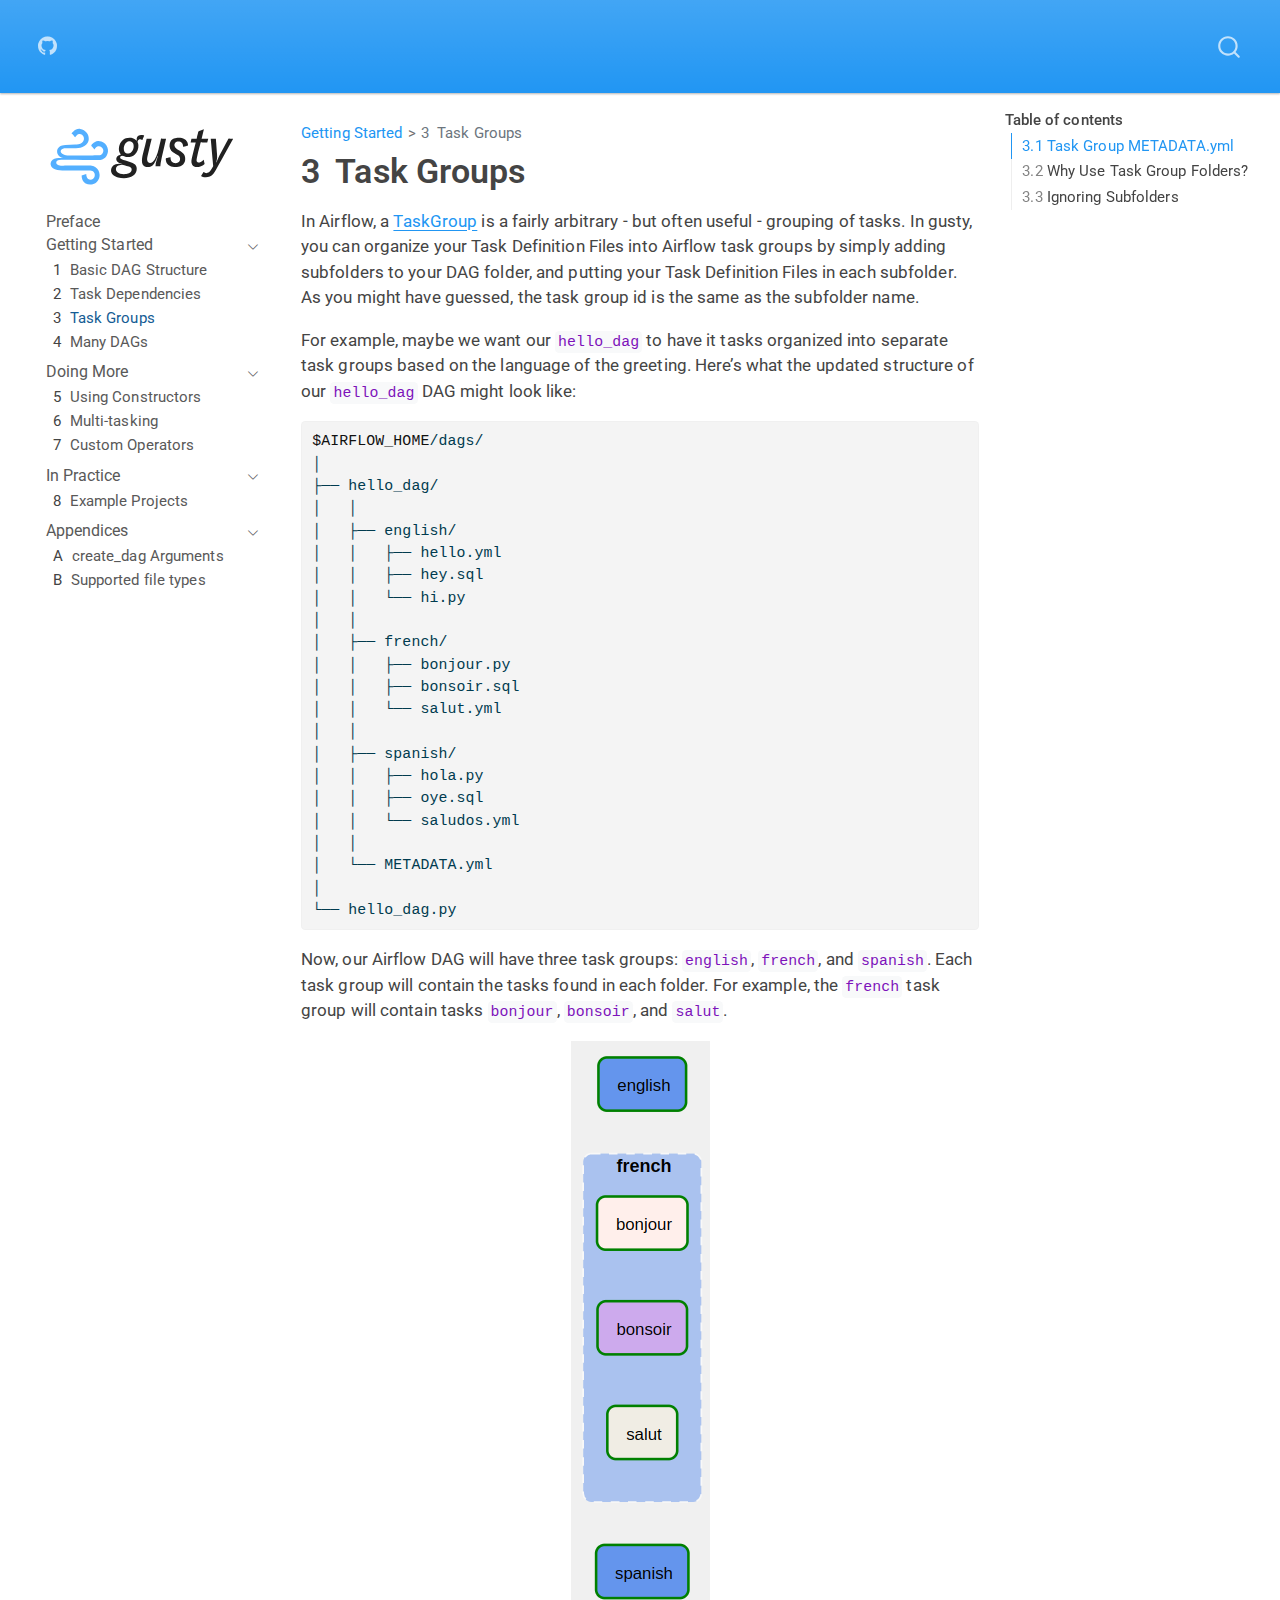
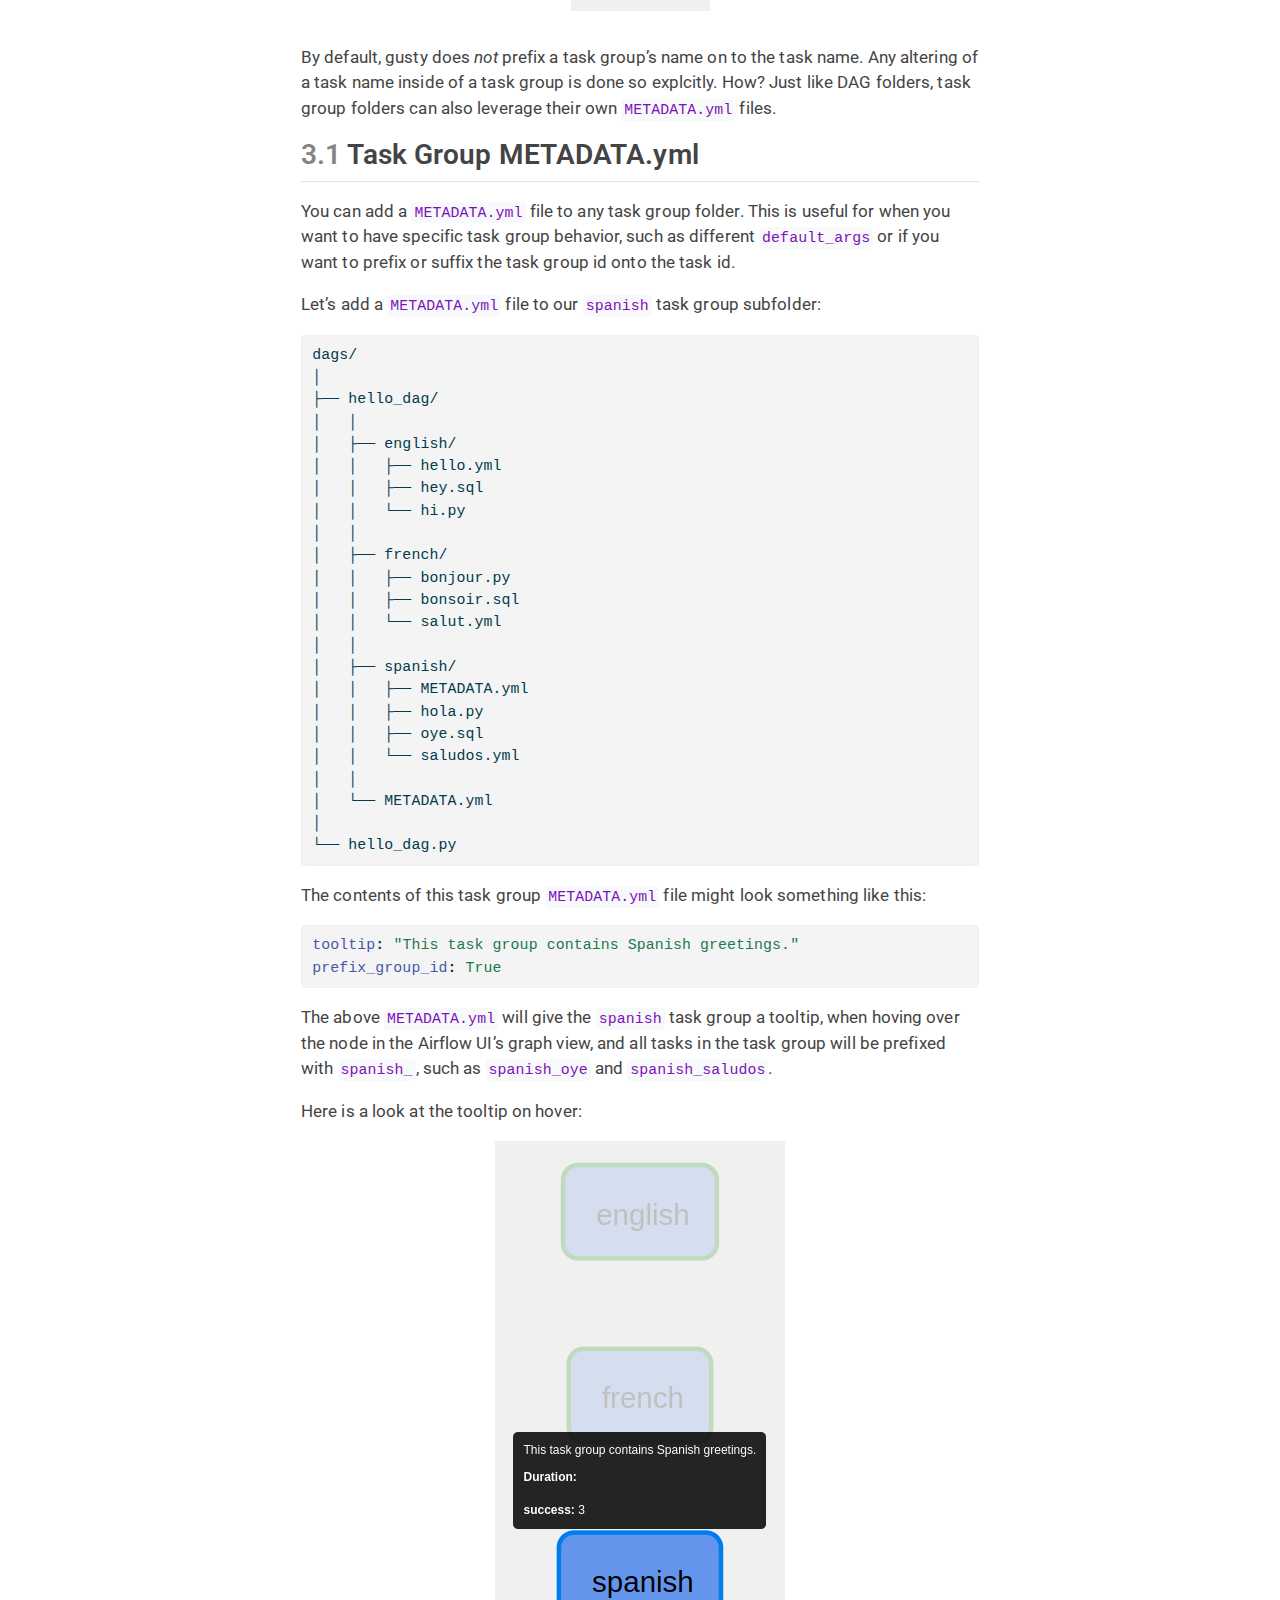
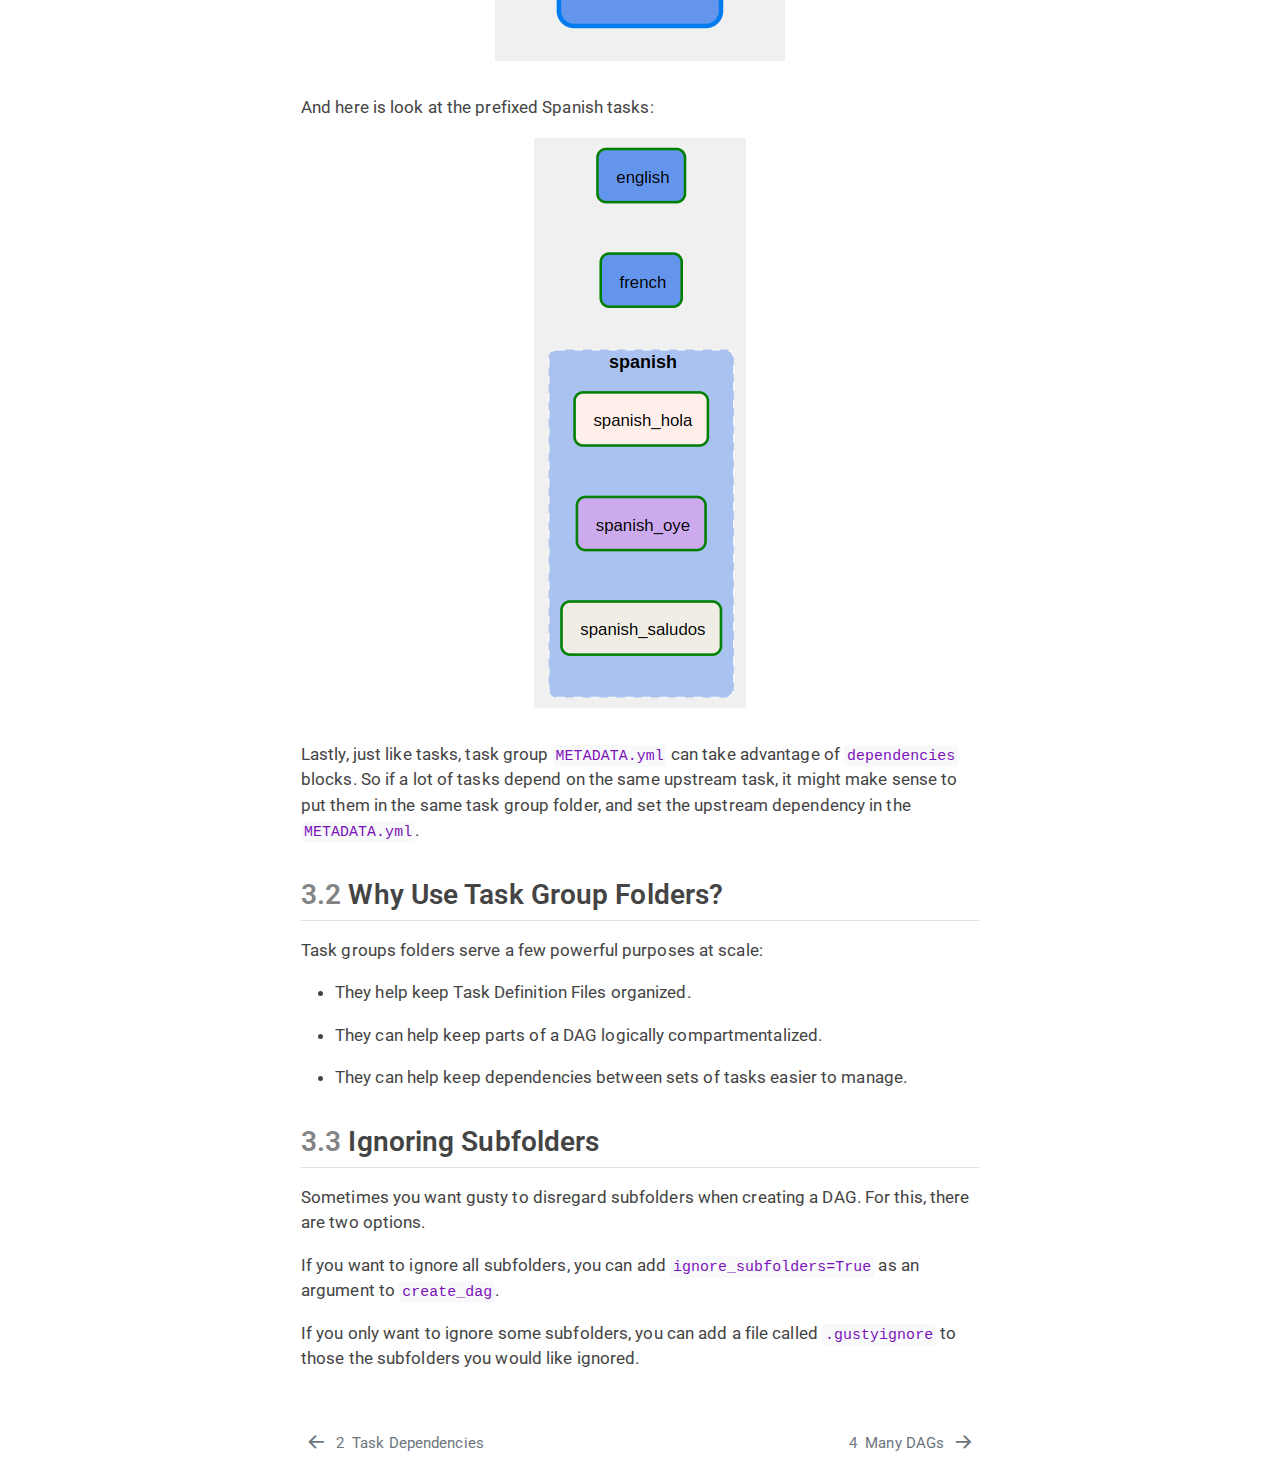
<file: task-groups.html>
<!DOCTYPE html>
<html xmlns="http://www.w3.org/1999/xhtml" lang="en" xml:lang="en"><head>

<meta charset="utf-8">
<meta name="generator" content="quarto-1.6.42">

<meta name="viewport" content="width=device-width, initial-scale=1.0, user-scalable=yes">


<title>3&nbsp; Task Groups</title>
<style>
code{white-space: pre-wrap;}
span.smallcaps{font-variant: small-caps;}
div.columns{display: flex; gap: min(4vw, 1.5em);}
div.column{flex: auto; overflow-x: auto;}
div.hanging-indent{margin-left: 1.5em; text-indent: -1.5em;}
ul.task-list{list-style: none;}
ul.task-list li input[type="checkbox"] {
  width: 0.8em;
  margin: 0 0.8em 0.2em -1em; /* quarto-specific, see https://github.com/quarto-dev/quarto-cli/issues/4556 */ 
  vertical-align: middle;
}
/* CSS for syntax highlighting */
pre > code.sourceCode { white-space: pre; position: relative; }
pre > code.sourceCode > span { line-height: 1.25; }
pre > code.sourceCode > span:empty { height: 1.2em; }
.sourceCode { overflow: visible; }
code.sourceCode > span { color: inherit; text-decoration: inherit; }
div.sourceCode { margin: 1em 0; }
pre.sourceCode { margin: 0; }
@media screen {
div.sourceCode { overflow: auto; }
}
@media print {
pre > code.sourceCode { white-space: pre-wrap; }
pre > code.sourceCode > span { display: inline-block; text-indent: -5em; padding-left: 5em; }
}
pre.numberSource code
  { counter-reset: source-line 0; }
pre.numberSource code > span
  { position: relative; left: -4em; counter-increment: source-line; }
pre.numberSource code > span > a:first-child::before
  { content: counter(source-line);
    position: relative; left: -1em; text-align: right; vertical-align: baseline;
    border: none; display: inline-block;
    -webkit-touch-callout: none; -webkit-user-select: none;
    -khtml-user-select: none; -moz-user-select: none;
    -ms-user-select: none; user-select: none;
    padding: 0 4px; width: 4em;
  }
pre.numberSource { margin-left: 3em;  padding-left: 4px; }
div.sourceCode
  {   }
@media screen {
pre > code.sourceCode > span > a:first-child::before { text-decoration: underline; }
}
</style>


<script src="site_libs/quarto-nav/quarto-nav.js"></script>
<script src="site_libs/clipboard/clipboard.min.js"></script>
<script src="site_libs/quarto-search/autocomplete.umd.js"></script>
<script src="site_libs/quarto-search/fuse.min.js"></script>
<script src="site_libs/quarto-search/quarto-search.js"></script>
<meta name="quarto:offset" content="./">
<link href="./many-dags.html" rel="next">
<link href="./task-dependencies.html" rel="prev">
<link href="./media/logo/favicon.png" rel="icon" type="image/png">
<script src="site_libs/quarto-html/quarto.js"></script>
<script src="site_libs/quarto-html/popper.min.js"></script>
<script src="site_libs/quarto-html/tippy.umd.min.js"></script>
<script src="site_libs/quarto-html/anchor.min.js"></script>
<link href="site_libs/quarto-html/tippy.css" rel="stylesheet">
<link href="site_libs/quarto-html/quarto-syntax-highlighting-2f5df379a58b258e96c21c0638c20c03.css" rel="stylesheet" id="quarto-text-highlighting-styles">
<script src="site_libs/bootstrap/bootstrap.min.js"></script>
<link href="site_libs/bootstrap/bootstrap-icons.css" rel="stylesheet">
<link href="site_libs/bootstrap/bootstrap-b4a8c6708121159c17675584afda1d05.min.css" rel="stylesheet" append-hash="true" id="quarto-bootstrap" data-mode="light">
<script id="quarto-search-options" type="application/json">{
  "location": "navbar",
  "copy-button": false,
  "collapse-after": 3,
  "panel-placement": "end",
  "type": "overlay",
  "limit": 50,
  "keyboard-shortcut": [
    "f",
    "/",
    "s"
  ],
  "show-item-context": false,
  "language": {
    "search-no-results-text": "No results",
    "search-matching-documents-text": "matching documents",
    "search-copy-link-title": "Copy link to search",
    "search-hide-matches-text": "Hide additional matches",
    "search-more-match-text": "more match in this document",
    "search-more-matches-text": "more matches in this document",
    "search-clear-button-title": "Clear",
    "search-text-placeholder": "",
    "search-detached-cancel-button-title": "Cancel",
    "search-submit-button-title": "Submit",
    "search-label": "Search"
  }
}</script>


</head>

<body class="nav-sidebar floating nav-fixed">

<div id="quarto-search-results"></div>
  <header id="quarto-header" class="headroom fixed-top">
    <nav class="navbar navbar-expand-lg " data-bs-theme="dark">
      <div class="navbar-container container-fluid">
            <div id="quarto-search" class="" title="Search"></div>
          <button class="navbar-toggler" type="button" data-bs-toggle="collapse" data-bs-target="#navbarCollapse" aria-controls="navbarCollapse" role="menu" aria-expanded="false" aria-label="Toggle navigation" onclick="if (window.quartoToggleHeadroom) { window.quartoToggleHeadroom(); }">
  <span class="navbar-toggler-icon"></span>
</button>
          <div class="collapse navbar-collapse" id="navbarCollapse">
            <ul class="navbar-nav navbar-nav-scroll me-auto">
  <li class="nav-item compact">
    <a class="nav-link" href="https://github.com/pipeline-tools/gusty"> <i class="bi bi-github" role="img">
</i> 
<span class="menu-text"></span></a>
  </li>  
</ul>
          </div> <!-- /navcollapse -->
            <div class="quarto-navbar-tools">
</div>
      </div> <!-- /container-fluid -->
    </nav>
  <nav class="quarto-secondary-nav">
    <div class="container-fluid d-flex">
      <button type="button" class="quarto-btn-toggle btn" data-bs-toggle="collapse" role="button" data-bs-target=".quarto-sidebar-collapse-item" aria-controls="quarto-sidebar" aria-expanded="false" aria-label="Toggle sidebar navigation" onclick="if (window.quartoToggleHeadroom) { window.quartoToggleHeadroom(); }">
        <i class="bi bi-layout-text-sidebar-reverse"></i>
      </button>
        <nav class="quarto-page-breadcrumbs" aria-label="breadcrumb"><ol class="breadcrumb"><li class="breadcrumb-item"><a href="./gusty-basics.html">Getting Started</a></li><li class="breadcrumb-item"><a href="./task-groups.html"><span class="chapter-number">3</span>&nbsp; <span class="chapter-title">Task Groups</span></a></li></ol></nav>
        <a class="flex-grow-1" role="navigation" data-bs-toggle="collapse" data-bs-target=".quarto-sidebar-collapse-item" aria-controls="quarto-sidebar" aria-expanded="false" aria-label="Toggle sidebar navigation" onclick="if (window.quartoToggleHeadroom) { window.quartoToggleHeadroom(); }">      
        </a>
    </div>
  </nav>
</header>
<!-- content -->
<div id="quarto-content" class="quarto-container page-columns page-rows-contents page-layout-article page-navbar">
<!-- sidebar -->
  <nav id="quarto-sidebar" class="sidebar collapse collapse-horizontal quarto-sidebar-collapse-item sidebar-navigation floating overflow-auto">
    <div class="pt-lg-2 mt-2 text-left sidebar-header">
      <a href="./index.html" class="sidebar-logo-link">
      <img src="./media/logo/logo_500.svg" alt="" class="sidebar-logo py-0 d-lg-inline d-none">
      </a>
      </div>
    <div class="sidebar-menu-container"> 
    <ul class="list-unstyled mt-1">
        <li class="sidebar-item">
  <div class="sidebar-item-container"> 
  <a href="./index.html" class="sidebar-item-text sidebar-link">
 <span class="menu-text">Preface</span></a>
  </div>
</li>
        <li class="sidebar-item sidebar-item-section">
      <div class="sidebar-item-container"> 
            <a class="sidebar-item-text sidebar-link text-start" data-bs-toggle="collapse" data-bs-target="#quarto-sidebar-section-1" role="navigation" aria-expanded="true">
 <span class="menu-text">Getting Started</span></a>
          <a class="sidebar-item-toggle text-start" data-bs-toggle="collapse" data-bs-target="#quarto-sidebar-section-1" role="navigation" aria-expanded="true" aria-label="Toggle section">
            <i class="bi bi-chevron-right ms-2"></i>
          </a> 
      </div>
      <ul id="quarto-sidebar-section-1" class="collapse list-unstyled sidebar-section depth1 show">  
          <li class="sidebar-item">
  <div class="sidebar-item-container"> 
  <a href="./gusty-basics.html" class="sidebar-item-text sidebar-link">
 <span class="menu-text"><span class="chapter-number">1</span>&nbsp; <span class="chapter-title">Basic DAG Structure</span></span></a>
  </div>
</li>
          <li class="sidebar-item">
  <div class="sidebar-item-container"> 
  <a href="./task-dependencies.html" class="sidebar-item-text sidebar-link">
 <span class="menu-text"><span class="chapter-number">2</span>&nbsp; <span class="chapter-title">Task Dependencies</span></span></a>
  </div>
</li>
          <li class="sidebar-item">
  <div class="sidebar-item-container"> 
  <a href="./task-groups.html" class="sidebar-item-text sidebar-link active">
 <span class="menu-text"><span class="chapter-number">3</span>&nbsp; <span class="chapter-title">Task Groups</span></span></a>
  </div>
</li>
          <li class="sidebar-item">
  <div class="sidebar-item-container"> 
  <a href="./many-dags.html" class="sidebar-item-text sidebar-link">
 <span class="menu-text"><span class="chapter-number">4</span>&nbsp; <span class="chapter-title">Many DAGs</span></span></a>
  </div>
</li>
      </ul>
  </li>
        <li class="sidebar-item sidebar-item-section">
      <div class="sidebar-item-container"> 
            <a class="sidebar-item-text sidebar-link text-start" data-bs-toggle="collapse" data-bs-target="#quarto-sidebar-section-2" role="navigation" aria-expanded="true">
 <span class="menu-text">Doing More</span></a>
          <a class="sidebar-item-toggle text-start" data-bs-toggle="collapse" data-bs-target="#quarto-sidebar-section-2" role="navigation" aria-expanded="true" aria-label="Toggle section">
            <i class="bi bi-chevron-right ms-2"></i>
          </a> 
      </div>
      <ul id="quarto-sidebar-section-2" class="collapse list-unstyled sidebar-section depth1 show">  
          <li class="sidebar-item">
  <div class="sidebar-item-container"> 
  <a href="./using-constructors.html" class="sidebar-item-text sidebar-link">
 <span class="menu-text"><span class="chapter-number">5</span>&nbsp; <span class="chapter-title">Using Constructors</span></span></a>
  </div>
</li>
          <li class="sidebar-item">
  <div class="sidebar-item-container"> 
  <a href="./multi-tasking.html" class="sidebar-item-text sidebar-link">
 <span class="menu-text"><span class="chapter-number">6</span>&nbsp; <span class="chapter-title">Multi-tasking</span></span></a>
  </div>
</li>
          <li class="sidebar-item">
  <div class="sidebar-item-container"> 
  <a href="./custom-operators.html" class="sidebar-item-text sidebar-link">
 <span class="menu-text"><span class="chapter-number">7</span>&nbsp; <span class="chapter-title">Custom Operators</span></span></a>
  </div>
</li>
      </ul>
  </li>
        <li class="sidebar-item sidebar-item-section">
      <div class="sidebar-item-container"> 
            <a class="sidebar-item-text sidebar-link text-start" data-bs-toggle="collapse" data-bs-target="#quarto-sidebar-section-3" role="navigation" aria-expanded="true">
 <span class="menu-text">In Practice</span></a>
          <a class="sidebar-item-toggle text-start" data-bs-toggle="collapse" data-bs-target="#quarto-sidebar-section-3" role="navigation" aria-expanded="true" aria-label="Toggle section">
            <i class="bi bi-chevron-right ms-2"></i>
          </a> 
      </div>
      <ul id="quarto-sidebar-section-3" class="collapse list-unstyled sidebar-section depth1 show">  
          <li class="sidebar-item">
  <div class="sidebar-item-container"> 
  <a href="./example-projects.html" class="sidebar-item-text sidebar-link">
 <span class="menu-text"><span class="chapter-number">8</span>&nbsp; <span class="chapter-title">Example Projects</span></span></a>
  </div>
</li>
      </ul>
  </li>
        <li class="sidebar-item sidebar-item-section">
      <div class="sidebar-item-container"> 
            <a class="sidebar-item-text sidebar-link text-start" data-bs-toggle="collapse" data-bs-target="#quarto-sidebar-section-4" role="navigation" aria-expanded="true">
 <span class="menu-text">Appendices</span></a>
          <a class="sidebar-item-toggle text-start" data-bs-toggle="collapse" data-bs-target="#quarto-sidebar-section-4" role="navigation" aria-expanded="true" aria-label="Toggle section">
            <i class="bi bi-chevron-right ms-2"></i>
          </a> 
      </div>
      <ul id="quarto-sidebar-section-4" class="collapse list-unstyled sidebar-section depth1 show">  
          <li class="sidebar-item">
  <div class="sidebar-item-container"> 
  <a href="./create-dag-args.html" class="sidebar-item-text sidebar-link">
 <span class="menu-text"><span class="chapter-number">A</span>&nbsp; <span class="chapter-title">create_dag Arguments</span></span></a>
  </div>
</li>
          <li class="sidebar-item">
  <div class="sidebar-item-container"> 
  <a href="./supported-file-types.html" class="sidebar-item-text sidebar-link">
 <span class="menu-text"><span class="chapter-number">B</span>&nbsp; <span class="chapter-title">Supported file types</span></span></a>
  </div>
</li>
      </ul>
  </li>
    </ul>
    </div>
</nav>
<div id="quarto-sidebar-glass" class="quarto-sidebar-collapse-item" data-bs-toggle="collapse" data-bs-target=".quarto-sidebar-collapse-item"></div>
<!-- margin-sidebar -->
    <div id="quarto-margin-sidebar" class="sidebar margin-sidebar">
        <nav id="TOC" role="doc-toc" class="toc-active">
    <h2 id="toc-title">Table of contents</h2>
   
  <ul>
  <li><a href="#task-group-metadata.yml" id="toc-task-group-metadata.yml" class="nav-link active" data-scroll-target="#task-group-metadata.yml"><span class="header-section-number">3.1</span> Task Group METADATA.yml</a></li>
  <li><a href="#why-use-task-group-folders" id="toc-why-use-task-group-folders" class="nav-link" data-scroll-target="#why-use-task-group-folders"><span class="header-section-number">3.2</span> Why Use Task Group Folders?</a></li>
  <li><a href="#ignoring-subfolders" id="toc-ignoring-subfolders" class="nav-link" data-scroll-target="#ignoring-subfolders"><span class="header-section-number">3.3</span> Ignoring Subfolders</a></li>
  </ul>
</nav>
    </div>
<!-- main -->
<main class="content" id="quarto-document-content">

<header id="title-block-header" class="quarto-title-block default"><nav class="quarto-page-breadcrumbs quarto-title-breadcrumbs d-none d-lg-block" aria-label="breadcrumb"><ol class="breadcrumb"><li class="breadcrumb-item"><a href="./gusty-basics.html">Getting Started</a></li><li class="breadcrumb-item"><a href="./task-groups.html"><span class="chapter-number">3</span>&nbsp; <span class="chapter-title">Task Groups</span></a></li></ol></nav>
<div class="quarto-title">
<h1 class="title"><span class="chapter-number">3</span>&nbsp; <span class="chapter-title">Task Groups</span></h1>
</div>



<div class="quarto-title-meta">

    
  
    
  </div>
  


</header>


<p>In Airflow, a <a href="https://airflow.apache.org/docs/apache-airflow/stable/core-concepts/dags.html#taskgroups">TaskGroup</a> is a fairly arbitrary - but often useful - grouping of tasks. In gusty, you can organize your Task Definition Files into Airflow task groups by simply adding subfolders to your DAG folder, and putting your Task Definition Files in each subfolder. As you might have guessed, the task group id is the same as the subfolder name.</p>
<p>For example, maybe we want our <code>hello_dag</code> to have it tasks organized into separate task groups based on the language of the greeting. Here’s what the updated structure of our <code>hello_dag</code> DAG might look like:</p>
<div class="sourceCode" id="cb1"><pre class="sourceCode sh code-with-copy"><code class="sourceCode bash"><span id="cb1-1"><a href="#cb1-1" aria-hidden="true" tabindex="-1"></a><span class="va">$AIRFLOW_HOME</span><span class="ex">/dags/</span></span>
<span id="cb1-2"><a href="#cb1-2" aria-hidden="true" tabindex="-1"></a><span class="ex">│</span></span>
<span id="cb1-3"><a href="#cb1-3" aria-hidden="true" tabindex="-1"></a><span class="ex">├──</span> hello_dag/</span>
<span id="cb1-4"><a href="#cb1-4" aria-hidden="true" tabindex="-1"></a><span class="ex">│</span>   │</span>
<span id="cb1-5"><a href="#cb1-5" aria-hidden="true" tabindex="-1"></a><span class="ex">│</span>   ├── english/</span>
<span id="cb1-6"><a href="#cb1-6" aria-hidden="true" tabindex="-1"></a><span class="ex">│</span>   │   ├── hello.yml</span>
<span id="cb1-7"><a href="#cb1-7" aria-hidden="true" tabindex="-1"></a><span class="ex">│</span>   │   ├── hey.sql</span>
<span id="cb1-8"><a href="#cb1-8" aria-hidden="true" tabindex="-1"></a><span class="ex">│</span>   │   └── hi.py</span>
<span id="cb1-9"><a href="#cb1-9" aria-hidden="true" tabindex="-1"></a><span class="ex">│</span>   │</span>
<span id="cb1-10"><a href="#cb1-10" aria-hidden="true" tabindex="-1"></a><span class="ex">│</span>   ├── french/</span>
<span id="cb1-11"><a href="#cb1-11" aria-hidden="true" tabindex="-1"></a><span class="ex">│</span>   │   ├── bonjour.py</span>
<span id="cb1-12"><a href="#cb1-12" aria-hidden="true" tabindex="-1"></a><span class="ex">│</span>   │   ├── bonsoir.sql</span>
<span id="cb1-13"><a href="#cb1-13" aria-hidden="true" tabindex="-1"></a><span class="ex">│</span>   │   └── salut.yml</span>
<span id="cb1-14"><a href="#cb1-14" aria-hidden="true" tabindex="-1"></a><span class="ex">│</span>   │</span>
<span id="cb1-15"><a href="#cb1-15" aria-hidden="true" tabindex="-1"></a><span class="ex">│</span>   ├── spanish/</span>
<span id="cb1-16"><a href="#cb1-16" aria-hidden="true" tabindex="-1"></a><span class="ex">│</span>   │   ├── hola.py</span>
<span id="cb1-17"><a href="#cb1-17" aria-hidden="true" tabindex="-1"></a><span class="ex">│</span>   │   ├── oye.sql</span>
<span id="cb1-18"><a href="#cb1-18" aria-hidden="true" tabindex="-1"></a><span class="ex">│</span>   │   └── saludos.yml</span>
<span id="cb1-19"><a href="#cb1-19" aria-hidden="true" tabindex="-1"></a><span class="ex">│</span>   │</span>
<span id="cb1-20"><a href="#cb1-20" aria-hidden="true" tabindex="-1"></a><span class="ex">│</span>   └── METADATA.yml</span>
<span id="cb1-21"><a href="#cb1-21" aria-hidden="true" tabindex="-1"></a><span class="ex">│</span></span>
<span id="cb1-22"><a href="#cb1-22" aria-hidden="true" tabindex="-1"></a><span class="ex">└──</span> hello_dag.py</span></code><button title="Copy to Clipboard" class="code-copy-button"><i class="bi"></i></button></pre></div>
<p>Now, our Airflow DAG will have three task groups: <code>english</code>, <code>french</code>, and <code>spanish</code>. Each task group will contain the tasks found in each folder. For example, the <code>french</code> task group will contain tasks <code>bonjour</code>, <code>bonsoir</code>, and <code>salut</code>.</p>
<div class="quarto-figure quarto-figure-center">
<figure class="figure">
<p><img src="media/images/task-groups/french-tasks.png" class="img-fluid quarto-figure quarto-figure-center figure-img"></p>
</figure>
</div>
<p>By default, gusty does <em>not</em> prefix a task group’s name on to the task name. Any altering of a task name inside of a task group is done so explcitly. How? Just like DAG folders, task group folders can also leverage their own <code>METADATA.yml</code> files.</p>
<section id="task-group-metadata.yml" class="level2" data-number="3.1">
<h2 data-number="3.1" class="anchored" data-anchor-id="task-group-metadata.yml"><span class="header-section-number">3.1</span> Task Group METADATA.yml</h2>
<p>You can add a <code>METADATA.yml</code> file to any task group folder. This is useful for when you want to have specific task group behavior, such as different <code>default_args</code> or if you want to prefix or suffix the task group id onto the task id.</p>
<p>Let’s add a <code>METADATA.yml</code> file to our <code>spanish</code> task group subfolder:</p>
<div class="sourceCode" id="cb2"><pre class="sourceCode sh code-with-copy"><code class="sourceCode bash"><span id="cb2-1"><a href="#cb2-1" aria-hidden="true" tabindex="-1"></a><span class="ex">dags/</span></span>
<span id="cb2-2"><a href="#cb2-2" aria-hidden="true" tabindex="-1"></a><span class="ex">│</span></span>
<span id="cb2-3"><a href="#cb2-3" aria-hidden="true" tabindex="-1"></a><span class="ex">├──</span> hello_dag/</span>
<span id="cb2-4"><a href="#cb2-4" aria-hidden="true" tabindex="-1"></a><span class="ex">│</span>   │</span>
<span id="cb2-5"><a href="#cb2-5" aria-hidden="true" tabindex="-1"></a><span class="ex">│</span>   ├── english/</span>
<span id="cb2-6"><a href="#cb2-6" aria-hidden="true" tabindex="-1"></a><span class="ex">│</span>   │   ├── hello.yml</span>
<span id="cb2-7"><a href="#cb2-7" aria-hidden="true" tabindex="-1"></a><span class="ex">│</span>   │   ├── hey.sql</span>
<span id="cb2-8"><a href="#cb2-8" aria-hidden="true" tabindex="-1"></a><span class="ex">│</span>   │   └── hi.py</span>
<span id="cb2-9"><a href="#cb2-9" aria-hidden="true" tabindex="-1"></a><span class="ex">│</span>   │</span>
<span id="cb2-10"><a href="#cb2-10" aria-hidden="true" tabindex="-1"></a><span class="ex">│</span>   ├── french/</span>
<span id="cb2-11"><a href="#cb2-11" aria-hidden="true" tabindex="-1"></a><span class="ex">│</span>   │   ├── bonjour.py</span>
<span id="cb2-12"><a href="#cb2-12" aria-hidden="true" tabindex="-1"></a><span class="ex">│</span>   │   ├── bonsoir.sql</span>
<span id="cb2-13"><a href="#cb2-13" aria-hidden="true" tabindex="-1"></a><span class="ex">│</span>   │   └── salut.yml</span>
<span id="cb2-14"><a href="#cb2-14" aria-hidden="true" tabindex="-1"></a><span class="ex">│</span>   │</span>
<span id="cb2-15"><a href="#cb2-15" aria-hidden="true" tabindex="-1"></a><span class="ex">│</span>   ├── spanish/</span>
<span id="cb2-16"><a href="#cb2-16" aria-hidden="true" tabindex="-1"></a><span class="ex">│</span>   │   ├── METADATA.yml</span>
<span id="cb2-17"><a href="#cb2-17" aria-hidden="true" tabindex="-1"></a><span class="ex">│</span>   │   ├── hola.py</span>
<span id="cb2-18"><a href="#cb2-18" aria-hidden="true" tabindex="-1"></a><span class="ex">│</span>   │   ├── oye.sql</span>
<span id="cb2-19"><a href="#cb2-19" aria-hidden="true" tabindex="-1"></a><span class="ex">│</span>   │   └── saludos.yml</span>
<span id="cb2-20"><a href="#cb2-20" aria-hidden="true" tabindex="-1"></a><span class="ex">│</span>   │</span>
<span id="cb2-21"><a href="#cb2-21" aria-hidden="true" tabindex="-1"></a><span class="ex">│</span>   └── METADATA.yml</span>
<span id="cb2-22"><a href="#cb2-22" aria-hidden="true" tabindex="-1"></a><span class="ex">│</span></span>
<span id="cb2-23"><a href="#cb2-23" aria-hidden="true" tabindex="-1"></a><span class="ex">└──</span> hello_dag.py</span></code><button title="Copy to Clipboard" class="code-copy-button"><i class="bi"></i></button></pre></div>
<p>The contents of this task group <code>METADATA.yml</code> file might look something like this:</p>
<div class="sourceCode" id="cb3"><pre class="sourceCode yaml code-with-copy"><code class="sourceCode yaml"><span id="cb3-1"><a href="#cb3-1" aria-hidden="true" tabindex="-1"></a><span class="fu">tooltip</span><span class="kw">:</span><span class="at"> </span><span class="st">"This task group contains Spanish greetings."</span></span>
<span id="cb3-2"><a href="#cb3-2" aria-hidden="true" tabindex="-1"></a><span class="fu">prefix_group_id</span><span class="kw">:</span><span class="at"> </span><span class="ch">True</span></span></code><button title="Copy to Clipboard" class="code-copy-button"><i class="bi"></i></button></pre></div>
<p>The above <code>METADATA.yml</code> will give the <code>spanish</code> task group a tooltip, when hoving over the node in the Airflow UI’s graph view, and all tasks in the task group will be prefixed with <code>spanish_</code>, such as <code>spanish_oye</code> and <code>spanish_saludos</code>.</p>
<p>Here is a look at the tooltip on hover:</p>
<div class="quarto-figure quarto-figure-center">
<figure class="figure">
<p><img src="media/images/task-groups/spanish-tooltip.png" class="img-fluid quarto-figure quarto-figure-center figure-img"></p>
</figure>
</div>
<p>And here is look at the prefixed Spanish tasks:</p>
<div class="quarto-figure quarto-figure-center">
<figure class="figure">
<p><img src="media/images/task-groups/spanish-tasks.png" class="img-fluid quarto-figure quarto-figure-center figure-img"></p>
</figure>
</div>
<p>Lastly, just like tasks, task group <code>METADATA.yml</code> can take advantage of <code>dependencies</code> blocks. So if a lot of tasks depend on the same upstream task, it might make sense to put them in the same task group folder, and set the upstream dependency in the <code>METADATA.yml</code>.</p>
</section>
<section id="why-use-task-group-folders" class="level2" data-number="3.2">
<h2 data-number="3.2" class="anchored" data-anchor-id="why-use-task-group-folders"><span class="header-section-number">3.2</span> Why Use Task Group Folders?</h2>
<p>Task groups folders serve a few powerful purposes at scale:</p>
<ul>
<li><p>They help keep Task Definition Files organized.</p></li>
<li><p>They can help keep parts of a DAG logically compartmentalized.</p></li>
<li><p>They can help keep dependencies between sets of tasks easier to manage.</p></li>
</ul>
</section>
<section id="ignoring-subfolders" class="level2" data-number="3.3">
<h2 data-number="3.3" class="anchored" data-anchor-id="ignoring-subfolders"><span class="header-section-number">3.3</span> Ignoring Subfolders</h2>
<p>Sometimes you want gusty to disregard subfolders when creating a DAG. For this, there are two options.</p>
<p>If you want to ignore all subfolders, you can add <code>ignore_subfolders=True</code> as an argument to <code>create_dag</code>.</p>
<p>If you only want to ignore some subfolders, you can add a file called <code>.gustyignore</code> to those the subfolders you would like ignored.</p>


</section>

</main> <!-- /main -->
<script id="quarto-html-after-body" type="application/javascript">
window.document.addEventListener("DOMContentLoaded", function (event) {
  const toggleBodyColorMode = (bsSheetEl) => {
    const mode = bsSheetEl.getAttribute("data-mode");
    const bodyEl = window.document.querySelector("body");
    if (mode === "dark") {
      bodyEl.classList.add("quarto-dark");
      bodyEl.classList.remove("quarto-light");
    } else {
      bodyEl.classList.add("quarto-light");
      bodyEl.classList.remove("quarto-dark");
    }
  }
  const toggleBodyColorPrimary = () => {
    const bsSheetEl = window.document.querySelector("link#quarto-bootstrap");
    if (bsSheetEl) {
      toggleBodyColorMode(bsSheetEl);
    }
  }
  toggleBodyColorPrimary();  
  const icon = "";
  const anchorJS = new window.AnchorJS();
  anchorJS.options = {
    placement: 'right',
    icon: icon
  };
  anchorJS.add('.anchored');
  const isCodeAnnotation = (el) => {
    for (const clz of el.classList) {
      if (clz.startsWith('code-annotation-')) {                     
        return true;
      }
    }
    return false;
  }
  const onCopySuccess = function(e) {
    // button target
    const button = e.trigger;
    // don't keep focus
    button.blur();
    // flash "checked"
    button.classList.add('code-copy-button-checked');
    var currentTitle = button.getAttribute("title");
    button.setAttribute("title", "Copied!");
    let tooltip;
    if (window.bootstrap) {
      button.setAttribute("data-bs-toggle", "tooltip");
      button.setAttribute("data-bs-placement", "left");
      button.setAttribute("data-bs-title", "Copied!");
      tooltip = new bootstrap.Tooltip(button, 
        { trigger: "manual", 
          customClass: "code-copy-button-tooltip",
          offset: [0, -8]});
      tooltip.show();    
    }
    setTimeout(function() {
      if (tooltip) {
        tooltip.hide();
        button.removeAttribute("data-bs-title");
        button.removeAttribute("data-bs-toggle");
        button.removeAttribute("data-bs-placement");
      }
      button.setAttribute("title", currentTitle);
      button.classList.remove('code-copy-button-checked');
    }, 1000);
    // clear code selection
    e.clearSelection();
  }
  const getTextToCopy = function(trigger) {
      const codeEl = trigger.previousElementSibling.cloneNode(true);
      for (const childEl of codeEl.children) {
        if (isCodeAnnotation(childEl)) {
          childEl.remove();
        }
      }
      return codeEl.innerText;
  }
  const clipboard = new window.ClipboardJS('.code-copy-button:not([data-in-quarto-modal])', {
    text: getTextToCopy
  });
  clipboard.on('success', onCopySuccess);
  if (window.document.getElementById('quarto-embedded-source-code-modal')) {
    const clipboardModal = new window.ClipboardJS('.code-copy-button[data-in-quarto-modal]', {
      text: getTextToCopy,
      container: window.document.getElementById('quarto-embedded-source-code-modal')
    });
    clipboardModal.on('success', onCopySuccess);
  }
    var localhostRegex = new RegExp(/^(?:http|https):\/\/localhost\:?[0-9]*\//);
    var mailtoRegex = new RegExp(/^mailto:/);
      var filterRegex = new RegExp('/' + window.location.host + '/');
    var isInternal = (href) => {
        return filterRegex.test(href) || localhostRegex.test(href) || mailtoRegex.test(href);
    }
    // Inspect non-navigation links and adorn them if external
 	var links = window.document.querySelectorAll('a[href]:not(.nav-link):not(.navbar-brand):not(.toc-action):not(.sidebar-link):not(.sidebar-item-toggle):not(.pagination-link):not(.no-external):not([aria-hidden]):not(.dropdown-item):not(.quarto-navigation-tool):not(.about-link)');
    for (var i=0; i<links.length; i++) {
      const link = links[i];
      if (!isInternal(link.href)) {
        // undo the damage that might have been done by quarto-nav.js in the case of
        // links that we want to consider external
        if (link.dataset.originalHref !== undefined) {
          link.href = link.dataset.originalHref;
        }
      }
    }
  function tippyHover(el, contentFn, onTriggerFn, onUntriggerFn) {
    const config = {
      allowHTML: true,
      maxWidth: 500,
      delay: 100,
      arrow: false,
      appendTo: function(el) {
          return el.parentElement;
      },
      interactive: true,
      interactiveBorder: 10,
      theme: 'quarto',
      placement: 'bottom-start',
    };
    if (contentFn) {
      config.content = contentFn;
    }
    if (onTriggerFn) {
      config.onTrigger = onTriggerFn;
    }
    if (onUntriggerFn) {
      config.onUntrigger = onUntriggerFn;
    }
    window.tippy(el, config); 
  }
  const noterefs = window.document.querySelectorAll('a[role="doc-noteref"]');
  for (var i=0; i<noterefs.length; i++) {
    const ref = noterefs[i];
    tippyHover(ref, function() {
      // use id or data attribute instead here
      let href = ref.getAttribute('data-footnote-href') || ref.getAttribute('href');
      try { href = new URL(href).hash; } catch {}
      const id = href.replace(/^#\/?/, "");
      const note = window.document.getElementById(id);
      if (note) {
        return note.innerHTML;
      } else {
        return "";
      }
    });
  }
  const xrefs = window.document.querySelectorAll('a.quarto-xref');
  const processXRef = (id, note) => {
    // Strip column container classes
    const stripColumnClz = (el) => {
      el.classList.remove("page-full", "page-columns");
      if (el.children) {
        for (const child of el.children) {
          stripColumnClz(child);
        }
      }
    }
    stripColumnClz(note)
    if (id === null || id.startsWith('sec-')) {
      // Special case sections, only their first couple elements
      const container = document.createElement("div");
      if (note.children && note.children.length > 2) {
        container.appendChild(note.children[0].cloneNode(true));
        for (let i = 1; i < note.children.length; i++) {
          const child = note.children[i];
          if (child.tagName === "P" && child.innerText === "") {
            continue;
          } else {
            container.appendChild(child.cloneNode(true));
            break;
          }
        }
        if (window.Quarto?.typesetMath) {
          window.Quarto.typesetMath(container);
        }
        return container.innerHTML
      } else {
        if (window.Quarto?.typesetMath) {
          window.Quarto.typesetMath(note);
        }
        return note.innerHTML;
      }
    } else {
      // Remove any anchor links if they are present
      const anchorLink = note.querySelector('a.anchorjs-link');
      if (anchorLink) {
        anchorLink.remove();
      }
      if (window.Quarto?.typesetMath) {
        window.Quarto.typesetMath(note);
      }
      if (note.classList.contains("callout")) {
        return note.outerHTML;
      } else {
        return note.innerHTML;
      }
    }
  }
  for (var i=0; i<xrefs.length; i++) {
    const xref = xrefs[i];
    tippyHover(xref, undefined, function(instance) {
      instance.disable();
      let url = xref.getAttribute('href');
      let hash = undefined; 
      if (url.startsWith('#')) {
        hash = url;
      } else {
        try { hash = new URL(url).hash; } catch {}
      }
      if (hash) {
        const id = hash.replace(/^#\/?/, "");
        const note = window.document.getElementById(id);
        if (note !== null) {
          try {
            const html = processXRef(id, note.cloneNode(true));
            instance.setContent(html);
          } finally {
            instance.enable();
            instance.show();
          }
        } else {
          // See if we can fetch this
          fetch(url.split('#')[0])
          .then(res => res.text())
          .then(html => {
            const parser = new DOMParser();
            const htmlDoc = parser.parseFromString(html, "text/html");
            const note = htmlDoc.getElementById(id);
            if (note !== null) {
              const html = processXRef(id, note);
              instance.setContent(html);
            } 
          }).finally(() => {
            instance.enable();
            instance.show();
          });
        }
      } else {
        // See if we can fetch a full url (with no hash to target)
        // This is a special case and we should probably do some content thinning / targeting
        fetch(url)
        .then(res => res.text())
        .then(html => {
          const parser = new DOMParser();
          const htmlDoc = parser.parseFromString(html, "text/html");
          const note = htmlDoc.querySelector('main.content');
          if (note !== null) {
            // This should only happen for chapter cross references
            // (since there is no id in the URL)
            // remove the first header
            if (note.children.length > 0 && note.children[0].tagName === "HEADER") {
              note.children[0].remove();
            }
            const html = processXRef(null, note);
            instance.setContent(html);
          } 
        }).finally(() => {
          instance.enable();
          instance.show();
        });
      }
    }, function(instance) {
    });
  }
      let selectedAnnoteEl;
      const selectorForAnnotation = ( cell, annotation) => {
        let cellAttr = 'data-code-cell="' + cell + '"';
        let lineAttr = 'data-code-annotation="' +  annotation + '"';
        const selector = 'span[' + cellAttr + '][' + lineAttr + ']';
        return selector;
      }
      const selectCodeLines = (annoteEl) => {
        const doc = window.document;
        const targetCell = annoteEl.getAttribute("data-target-cell");
        const targetAnnotation = annoteEl.getAttribute("data-target-annotation");
        const annoteSpan = window.document.querySelector(selectorForAnnotation(targetCell, targetAnnotation));
        const lines = annoteSpan.getAttribute("data-code-lines").split(",");
        const lineIds = lines.map((line) => {
          return targetCell + "-" + line;
        })
        let top = null;
        let height = null;
        let parent = null;
        if (lineIds.length > 0) {
            //compute the position of the single el (top and bottom and make a div)
            const el = window.document.getElementById(lineIds[0]);
            top = el.offsetTop;
            height = el.offsetHeight;
            parent = el.parentElement.parentElement;
          if (lineIds.length > 1) {
            const lastEl = window.document.getElementById(lineIds[lineIds.length - 1]);
            const bottom = lastEl.offsetTop + lastEl.offsetHeight;
            height = bottom - top;
          }
          if (top !== null && height !== null && parent !== null) {
            // cook up a div (if necessary) and position it 
            let div = window.document.getElementById("code-annotation-line-highlight");
            if (div === null) {
              div = window.document.createElement("div");
              div.setAttribute("id", "code-annotation-line-highlight");
              div.style.position = 'absolute';
              parent.appendChild(div);
            }
            div.style.top = top - 2 + "px";
            div.style.height = height + 4 + "px";
            div.style.left = 0;
            let gutterDiv = window.document.getElementById("code-annotation-line-highlight-gutter");
            if (gutterDiv === null) {
              gutterDiv = window.document.createElement("div");
              gutterDiv.setAttribute("id", "code-annotation-line-highlight-gutter");
              gutterDiv.style.position = 'absolute';
              const codeCell = window.document.getElementById(targetCell);
              const gutter = codeCell.querySelector('.code-annotation-gutter');
              gutter.appendChild(gutterDiv);
            }
            gutterDiv.style.top = top - 2 + "px";
            gutterDiv.style.height = height + 4 + "px";
          }
          selectedAnnoteEl = annoteEl;
        }
      };
      const unselectCodeLines = () => {
        const elementsIds = ["code-annotation-line-highlight", "code-annotation-line-highlight-gutter"];
        elementsIds.forEach((elId) => {
          const div = window.document.getElementById(elId);
          if (div) {
            div.remove();
          }
        });
        selectedAnnoteEl = undefined;
      };
        // Handle positioning of the toggle
    window.addEventListener(
      "resize",
      throttle(() => {
        elRect = undefined;
        if (selectedAnnoteEl) {
          selectCodeLines(selectedAnnoteEl);
        }
      }, 10)
    );
    function throttle(fn, ms) {
    let throttle = false;
    let timer;
      return (...args) => {
        if(!throttle) { // first call gets through
            fn.apply(this, args);
            throttle = true;
        } else { // all the others get throttled
            if(timer) clearTimeout(timer); // cancel #2
            timer = setTimeout(() => {
              fn.apply(this, args);
              timer = throttle = false;
            }, ms);
        }
      };
    }
      // Attach click handler to the DT
      const annoteDls = window.document.querySelectorAll('dt[data-target-cell]');
      for (const annoteDlNode of annoteDls) {
        annoteDlNode.addEventListener('click', (event) => {
          const clickedEl = event.target;
          if (clickedEl !== selectedAnnoteEl) {
            unselectCodeLines();
            const activeEl = window.document.querySelector('dt[data-target-cell].code-annotation-active');
            if (activeEl) {
              activeEl.classList.remove('code-annotation-active');
            }
            selectCodeLines(clickedEl);
            clickedEl.classList.add('code-annotation-active');
          } else {
            // Unselect the line
            unselectCodeLines();
            clickedEl.classList.remove('code-annotation-active');
          }
        });
      }
  const findCites = (el) => {
    const parentEl = el.parentElement;
    if (parentEl) {
      const cites = parentEl.dataset.cites;
      if (cites) {
        return {
          el,
          cites: cites.split(' ')
        };
      } else {
        return findCites(el.parentElement)
      }
    } else {
      return undefined;
    }
  };
  var bibliorefs = window.document.querySelectorAll('a[role="doc-biblioref"]');
  for (var i=0; i<bibliorefs.length; i++) {
    const ref = bibliorefs[i];
    const citeInfo = findCites(ref);
    if (citeInfo) {
      tippyHover(citeInfo.el, function() {
        var popup = window.document.createElement('div');
        citeInfo.cites.forEach(function(cite) {
          var citeDiv = window.document.createElement('div');
          citeDiv.classList.add('hanging-indent');
          citeDiv.classList.add('csl-entry');
          var biblioDiv = window.document.getElementById('ref-' + cite);
          if (biblioDiv) {
            citeDiv.innerHTML = biblioDiv.innerHTML;
          }
          popup.appendChild(citeDiv);
        });
        return popup.innerHTML;
      });
    }
  }
});
</script>
<nav class="page-navigation">
  <div class="nav-page nav-page-previous">
      <a href="./task-dependencies.html" class="pagination-link" aria-label="Task Dependencies">
        <i class="bi bi-arrow-left-short"></i> <span class="nav-page-text"><span class="chapter-number">2</span>&nbsp; <span class="chapter-title">Task Dependencies</span></span>
      </a>          
  </div>
  <div class="nav-page nav-page-next">
      <a href="./many-dags.html" class="pagination-link" aria-label="Many DAGs">
        <span class="nav-page-text"><span class="chapter-number">4</span>&nbsp; <span class="chapter-title">Many DAGs</span></span> <i class="bi bi-arrow-right-short"></i>
      </a>
  </div>
</nav>
</div> <!-- /content -->




</body></html>
</file>
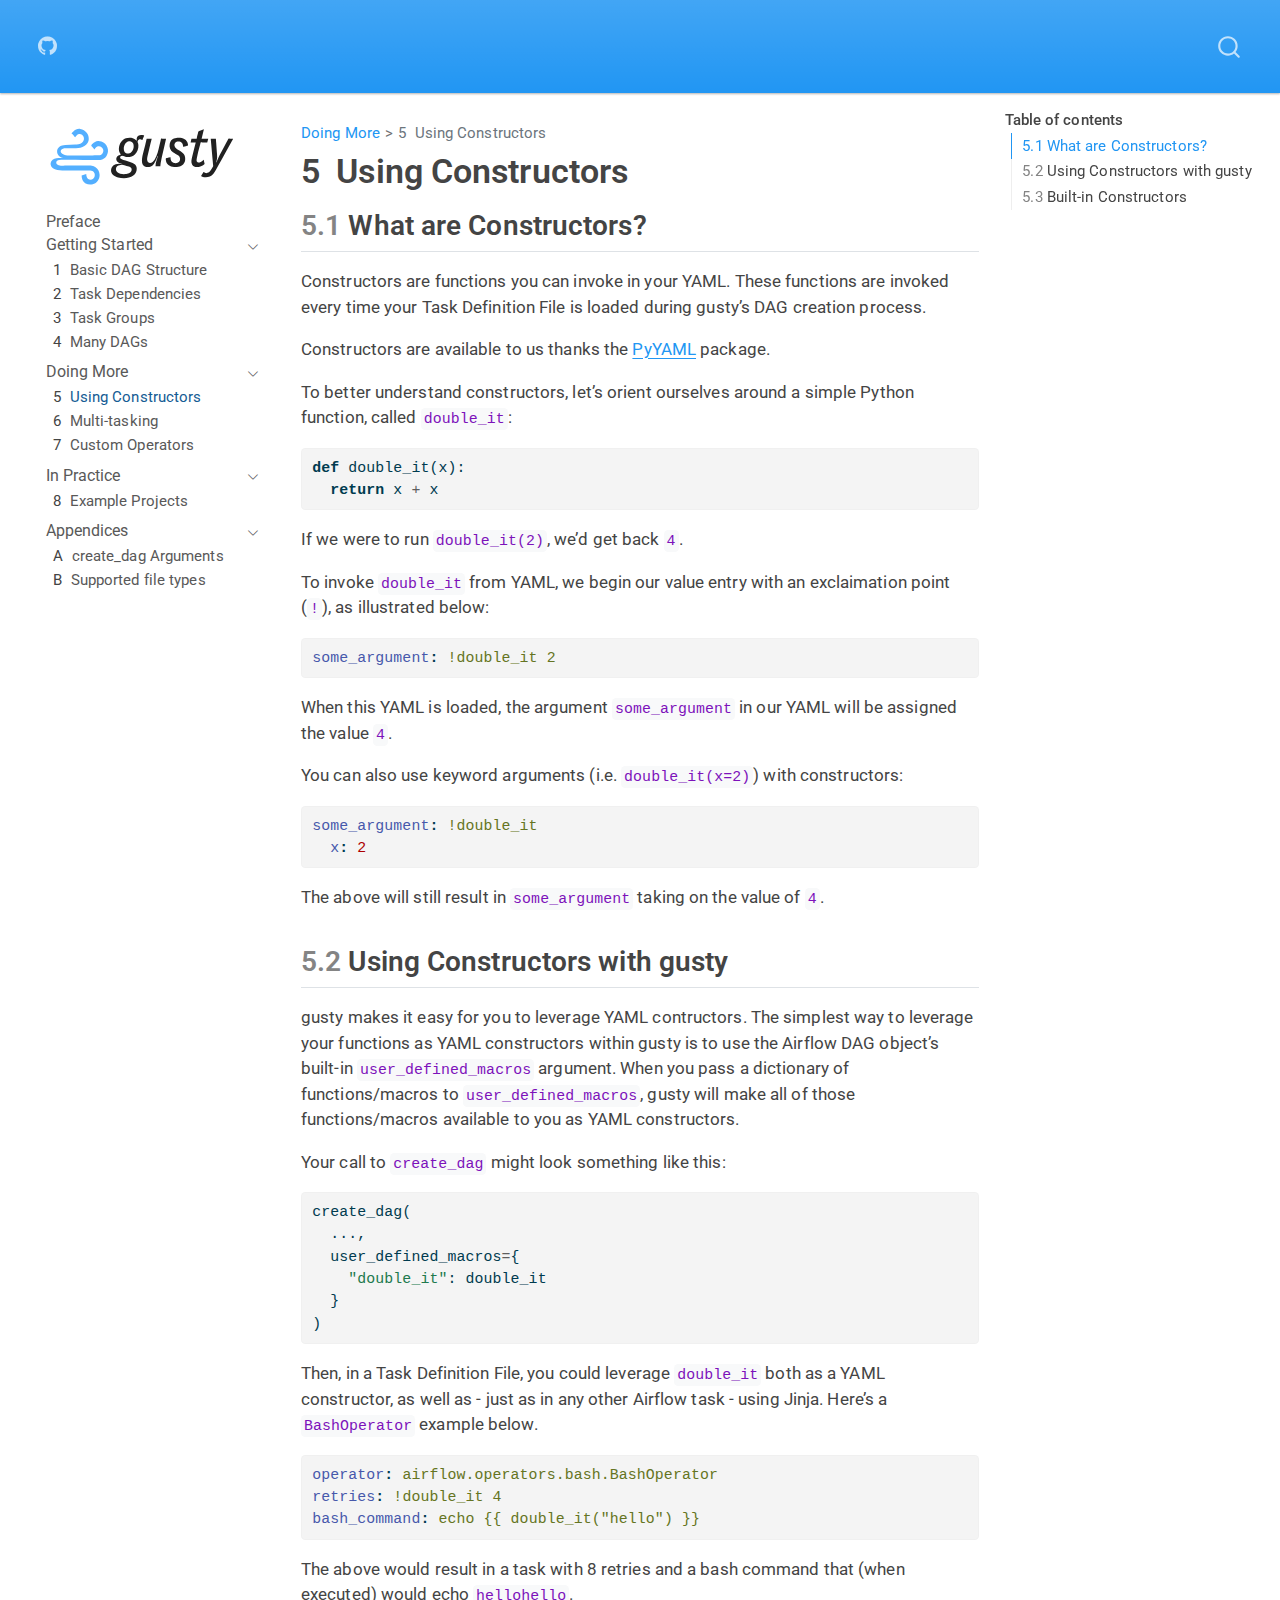
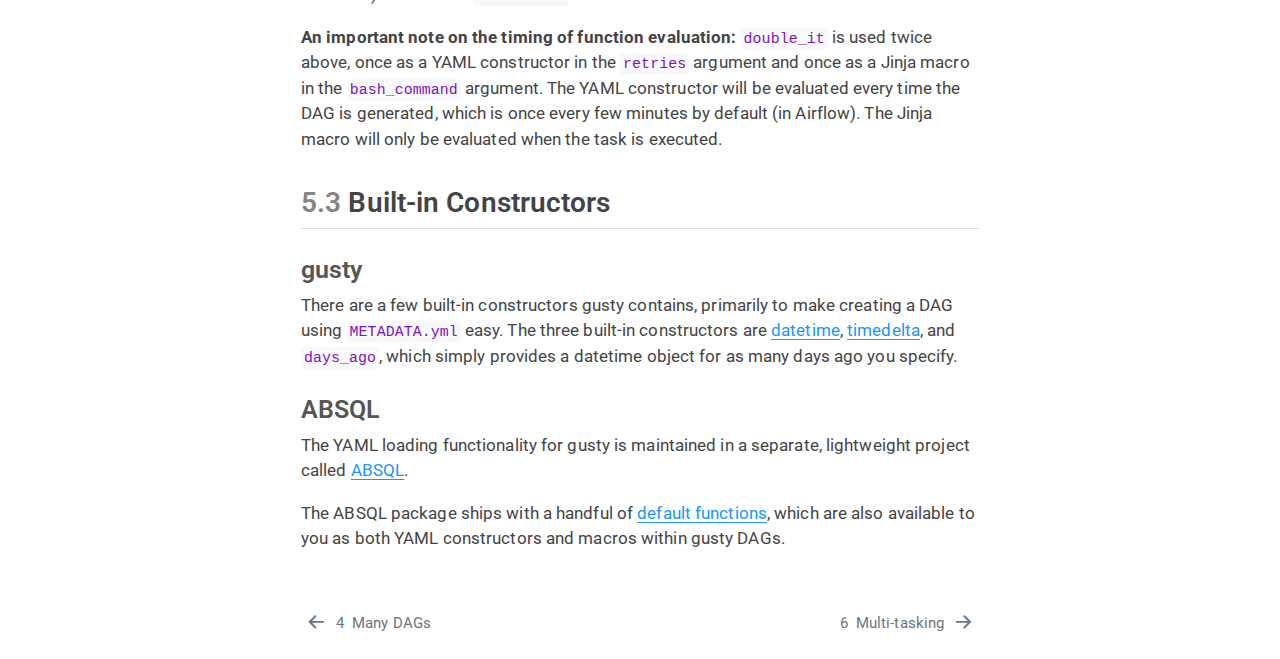
<file: using-constructors.html>
<!DOCTYPE html>
<html xmlns="http://www.w3.org/1999/xhtml" lang="en" xml:lang="en"><head>

<meta charset="utf-8">
<meta name="generator" content="quarto-1.6.42">

<meta name="viewport" content="width=device-width, initial-scale=1.0, user-scalable=yes">


<title>5&nbsp; Using Constructors</title>
<style>
code{white-space: pre-wrap;}
span.smallcaps{font-variant: small-caps;}
div.columns{display: flex; gap: min(4vw, 1.5em);}
div.column{flex: auto; overflow-x: auto;}
div.hanging-indent{margin-left: 1.5em; text-indent: -1.5em;}
ul.task-list{list-style: none;}
ul.task-list li input[type="checkbox"] {
  width: 0.8em;
  margin: 0 0.8em 0.2em -1em; /* quarto-specific, see https://github.com/quarto-dev/quarto-cli/issues/4556 */ 
  vertical-align: middle;
}
/* CSS for syntax highlighting */
pre > code.sourceCode { white-space: pre; position: relative; }
pre > code.sourceCode > span { line-height: 1.25; }
pre > code.sourceCode > span:empty { height: 1.2em; }
.sourceCode { overflow: visible; }
code.sourceCode > span { color: inherit; text-decoration: inherit; }
div.sourceCode { margin: 1em 0; }
pre.sourceCode { margin: 0; }
@media screen {
div.sourceCode { overflow: auto; }
}
@media print {
pre > code.sourceCode { white-space: pre-wrap; }
pre > code.sourceCode > span { display: inline-block; text-indent: -5em; padding-left: 5em; }
}
pre.numberSource code
  { counter-reset: source-line 0; }
pre.numberSource code > span
  { position: relative; left: -4em; counter-increment: source-line; }
pre.numberSource code > span > a:first-child::before
  { content: counter(source-line);
    position: relative; left: -1em; text-align: right; vertical-align: baseline;
    border: none; display: inline-block;
    -webkit-touch-callout: none; -webkit-user-select: none;
    -khtml-user-select: none; -moz-user-select: none;
    -ms-user-select: none; user-select: none;
    padding: 0 4px; width: 4em;
  }
pre.numberSource { margin-left: 3em;  padding-left: 4px; }
div.sourceCode
  {   }
@media screen {
pre > code.sourceCode > span > a:first-child::before { text-decoration: underline; }
}
</style>


<script src="site_libs/quarto-nav/quarto-nav.js"></script>
<script src="site_libs/clipboard/clipboard.min.js"></script>
<script src="site_libs/quarto-search/autocomplete.umd.js"></script>
<script src="site_libs/quarto-search/fuse.min.js"></script>
<script src="site_libs/quarto-search/quarto-search.js"></script>
<meta name="quarto:offset" content="./">
<link href="./multi-tasking.html" rel="next">
<link href="./many-dags.html" rel="prev">
<link href="./media/logo/favicon.png" rel="icon" type="image/png">
<script src="site_libs/quarto-html/quarto.js"></script>
<script src="site_libs/quarto-html/popper.min.js"></script>
<script src="site_libs/quarto-html/tippy.umd.min.js"></script>
<script src="site_libs/quarto-html/anchor.min.js"></script>
<link href="site_libs/quarto-html/tippy.css" rel="stylesheet">
<link href="site_libs/quarto-html/quarto-syntax-highlighting-2f5df379a58b258e96c21c0638c20c03.css" rel="stylesheet" id="quarto-text-highlighting-styles">
<script src="site_libs/bootstrap/bootstrap.min.js"></script>
<link href="site_libs/bootstrap/bootstrap-icons.css" rel="stylesheet">
<link href="site_libs/bootstrap/bootstrap-b4a8c6708121159c17675584afda1d05.min.css" rel="stylesheet" append-hash="true" id="quarto-bootstrap" data-mode="light">
<script id="quarto-search-options" type="application/json">{
  "location": "navbar",
  "copy-button": false,
  "collapse-after": 3,
  "panel-placement": "end",
  "type": "overlay",
  "limit": 50,
  "keyboard-shortcut": [
    "f",
    "/",
    "s"
  ],
  "show-item-context": false,
  "language": {
    "search-no-results-text": "No results",
    "search-matching-documents-text": "matching documents",
    "search-copy-link-title": "Copy link to search",
    "search-hide-matches-text": "Hide additional matches",
    "search-more-match-text": "more match in this document",
    "search-more-matches-text": "more matches in this document",
    "search-clear-button-title": "Clear",
    "search-text-placeholder": "",
    "search-detached-cancel-button-title": "Cancel",
    "search-submit-button-title": "Submit",
    "search-label": "Search"
  }
}</script>


</head>

<body class="nav-sidebar floating nav-fixed">

<div id="quarto-search-results"></div>
  <header id="quarto-header" class="headroom fixed-top">
    <nav class="navbar navbar-expand-lg " data-bs-theme="dark">
      <div class="navbar-container container-fluid">
            <div id="quarto-search" class="" title="Search"></div>
          <button class="navbar-toggler" type="button" data-bs-toggle="collapse" data-bs-target="#navbarCollapse" aria-controls="navbarCollapse" role="menu" aria-expanded="false" aria-label="Toggle navigation" onclick="if (window.quartoToggleHeadroom) { window.quartoToggleHeadroom(); }">
  <span class="navbar-toggler-icon"></span>
</button>
          <div class="collapse navbar-collapse" id="navbarCollapse">
            <ul class="navbar-nav navbar-nav-scroll me-auto">
  <li class="nav-item compact">
    <a class="nav-link" href="https://github.com/pipeline-tools/gusty"> <i class="bi bi-github" role="img">
</i> 
<span class="menu-text"></span></a>
  </li>  
</ul>
          </div> <!-- /navcollapse -->
            <div class="quarto-navbar-tools">
</div>
      </div> <!-- /container-fluid -->
    </nav>
  <nav class="quarto-secondary-nav">
    <div class="container-fluid d-flex">
      <button type="button" class="quarto-btn-toggle btn" data-bs-toggle="collapse" role="button" data-bs-target=".quarto-sidebar-collapse-item" aria-controls="quarto-sidebar" aria-expanded="false" aria-label="Toggle sidebar navigation" onclick="if (window.quartoToggleHeadroom) { window.quartoToggleHeadroom(); }">
        <i class="bi bi-layout-text-sidebar-reverse"></i>
      </button>
        <nav class="quarto-page-breadcrumbs" aria-label="breadcrumb"><ol class="breadcrumb"><li class="breadcrumb-item"><a href="./using-constructors.html">Doing More</a></li><li class="breadcrumb-item"><a href="./using-constructors.html"><span class="chapter-number">5</span>&nbsp; <span class="chapter-title">Using Constructors</span></a></li></ol></nav>
        <a class="flex-grow-1" role="navigation" data-bs-toggle="collapse" data-bs-target=".quarto-sidebar-collapse-item" aria-controls="quarto-sidebar" aria-expanded="false" aria-label="Toggle sidebar navigation" onclick="if (window.quartoToggleHeadroom) { window.quartoToggleHeadroom(); }">      
        </a>
    </div>
  </nav>
</header>
<!-- content -->
<div id="quarto-content" class="quarto-container page-columns page-rows-contents page-layout-article page-navbar">
<!-- sidebar -->
  <nav id="quarto-sidebar" class="sidebar collapse collapse-horizontal quarto-sidebar-collapse-item sidebar-navigation floating overflow-auto">
    <div class="pt-lg-2 mt-2 text-left sidebar-header">
      <a href="./index.html" class="sidebar-logo-link">
      <img src="./media/logo/logo_500.svg" alt="" class="sidebar-logo py-0 d-lg-inline d-none">
      </a>
      </div>
    <div class="sidebar-menu-container"> 
    <ul class="list-unstyled mt-1">
        <li class="sidebar-item">
  <div class="sidebar-item-container"> 
  <a href="./index.html" class="sidebar-item-text sidebar-link">
 <span class="menu-text">Preface</span></a>
  </div>
</li>
        <li class="sidebar-item sidebar-item-section">
      <div class="sidebar-item-container"> 
            <a class="sidebar-item-text sidebar-link text-start" data-bs-toggle="collapse" data-bs-target="#quarto-sidebar-section-1" role="navigation" aria-expanded="true">
 <span class="menu-text">Getting Started</span></a>
          <a class="sidebar-item-toggle text-start" data-bs-toggle="collapse" data-bs-target="#quarto-sidebar-section-1" role="navigation" aria-expanded="true" aria-label="Toggle section">
            <i class="bi bi-chevron-right ms-2"></i>
          </a> 
      </div>
      <ul id="quarto-sidebar-section-1" class="collapse list-unstyled sidebar-section depth1 show">  
          <li class="sidebar-item">
  <div class="sidebar-item-container"> 
  <a href="./gusty-basics.html" class="sidebar-item-text sidebar-link">
 <span class="menu-text"><span class="chapter-number">1</span>&nbsp; <span class="chapter-title">Basic DAG Structure</span></span></a>
  </div>
</li>
          <li class="sidebar-item">
  <div class="sidebar-item-container"> 
  <a href="./task-dependencies.html" class="sidebar-item-text sidebar-link">
 <span class="menu-text"><span class="chapter-number">2</span>&nbsp; <span class="chapter-title">Task Dependencies</span></span></a>
  </div>
</li>
          <li class="sidebar-item">
  <div class="sidebar-item-container"> 
  <a href="./task-groups.html" class="sidebar-item-text sidebar-link">
 <span class="menu-text"><span class="chapter-number">3</span>&nbsp; <span class="chapter-title">Task Groups</span></span></a>
  </div>
</li>
          <li class="sidebar-item">
  <div class="sidebar-item-container"> 
  <a href="./many-dags.html" class="sidebar-item-text sidebar-link">
 <span class="menu-text"><span class="chapter-number">4</span>&nbsp; <span class="chapter-title">Many DAGs</span></span></a>
  </div>
</li>
      </ul>
  </li>
        <li class="sidebar-item sidebar-item-section">
      <div class="sidebar-item-container"> 
            <a class="sidebar-item-text sidebar-link text-start" data-bs-toggle="collapse" data-bs-target="#quarto-sidebar-section-2" role="navigation" aria-expanded="true">
 <span class="menu-text">Doing More</span></a>
          <a class="sidebar-item-toggle text-start" data-bs-toggle="collapse" data-bs-target="#quarto-sidebar-section-2" role="navigation" aria-expanded="true" aria-label="Toggle section">
            <i class="bi bi-chevron-right ms-2"></i>
          </a> 
      </div>
      <ul id="quarto-sidebar-section-2" class="collapse list-unstyled sidebar-section depth1 show">  
          <li class="sidebar-item">
  <div class="sidebar-item-container"> 
  <a href="./using-constructors.html" class="sidebar-item-text sidebar-link active">
 <span class="menu-text"><span class="chapter-number">5</span>&nbsp; <span class="chapter-title">Using Constructors</span></span></a>
  </div>
</li>
          <li class="sidebar-item">
  <div class="sidebar-item-container"> 
  <a href="./multi-tasking.html" class="sidebar-item-text sidebar-link">
 <span class="menu-text"><span class="chapter-number">6</span>&nbsp; <span class="chapter-title">Multi-tasking</span></span></a>
  </div>
</li>
          <li class="sidebar-item">
  <div class="sidebar-item-container"> 
  <a href="./custom-operators.html" class="sidebar-item-text sidebar-link">
 <span class="menu-text"><span class="chapter-number">7</span>&nbsp; <span class="chapter-title">Custom Operators</span></span></a>
  </div>
</li>
      </ul>
  </li>
        <li class="sidebar-item sidebar-item-section">
      <div class="sidebar-item-container"> 
            <a class="sidebar-item-text sidebar-link text-start" data-bs-toggle="collapse" data-bs-target="#quarto-sidebar-section-3" role="navigation" aria-expanded="true">
 <span class="menu-text">In Practice</span></a>
          <a class="sidebar-item-toggle text-start" data-bs-toggle="collapse" data-bs-target="#quarto-sidebar-section-3" role="navigation" aria-expanded="true" aria-label="Toggle section">
            <i class="bi bi-chevron-right ms-2"></i>
          </a> 
      </div>
      <ul id="quarto-sidebar-section-3" class="collapse list-unstyled sidebar-section depth1 show">  
          <li class="sidebar-item">
  <div class="sidebar-item-container"> 
  <a href="./example-projects.html" class="sidebar-item-text sidebar-link">
 <span class="menu-text"><span class="chapter-number">8</span>&nbsp; <span class="chapter-title">Example Projects</span></span></a>
  </div>
</li>
      </ul>
  </li>
        <li class="sidebar-item sidebar-item-section">
      <div class="sidebar-item-container"> 
            <a class="sidebar-item-text sidebar-link text-start" data-bs-toggle="collapse" data-bs-target="#quarto-sidebar-section-4" role="navigation" aria-expanded="true">
 <span class="menu-text">Appendices</span></a>
          <a class="sidebar-item-toggle text-start" data-bs-toggle="collapse" data-bs-target="#quarto-sidebar-section-4" role="navigation" aria-expanded="true" aria-label="Toggle section">
            <i class="bi bi-chevron-right ms-2"></i>
          </a> 
      </div>
      <ul id="quarto-sidebar-section-4" class="collapse list-unstyled sidebar-section depth1 show">  
          <li class="sidebar-item">
  <div class="sidebar-item-container"> 
  <a href="./create-dag-args.html" class="sidebar-item-text sidebar-link">
 <span class="menu-text"><span class="chapter-number">A</span>&nbsp; <span class="chapter-title">create_dag Arguments</span></span></a>
  </div>
</li>
          <li class="sidebar-item">
  <div class="sidebar-item-container"> 
  <a href="./supported-file-types.html" class="sidebar-item-text sidebar-link">
 <span class="menu-text"><span class="chapter-number">B</span>&nbsp; <span class="chapter-title">Supported file types</span></span></a>
  </div>
</li>
      </ul>
  </li>
    </ul>
    </div>
</nav>
<div id="quarto-sidebar-glass" class="quarto-sidebar-collapse-item" data-bs-toggle="collapse" data-bs-target=".quarto-sidebar-collapse-item"></div>
<!-- margin-sidebar -->
    <div id="quarto-margin-sidebar" class="sidebar margin-sidebar">
        <nav id="TOC" role="doc-toc" class="toc-active">
    <h2 id="toc-title">Table of contents</h2>
   
  <ul>
  <li><a href="#what-are-constructors" id="toc-what-are-constructors" class="nav-link active" data-scroll-target="#what-are-constructors"><span class="header-section-number">5.1</span> What are Constructors?</a></li>
  <li><a href="#using-constructors-with-gusty" id="toc-using-constructors-with-gusty" class="nav-link" data-scroll-target="#using-constructors-with-gusty"><span class="header-section-number">5.2</span> Using Constructors with gusty</a></li>
  <li><a href="#built-in-constructors" id="toc-built-in-constructors" class="nav-link" data-scroll-target="#built-in-constructors"><span class="header-section-number">5.3</span> Built-in Constructors</a>
  <ul class="collapse">
  <li><a href="#gusty" id="toc-gusty" class="nav-link" data-scroll-target="#gusty">gusty</a></li>
  <li><a href="#absql" id="toc-absql" class="nav-link" data-scroll-target="#absql">ABSQL</a></li>
  </ul></li>
  </ul>
</nav>
    </div>
<!-- main -->
<main class="content" id="quarto-document-content">

<header id="title-block-header" class="quarto-title-block default"><nav class="quarto-page-breadcrumbs quarto-title-breadcrumbs d-none d-lg-block" aria-label="breadcrumb"><ol class="breadcrumb"><li class="breadcrumb-item"><a href="./using-constructors.html">Doing More</a></li><li class="breadcrumb-item"><a href="./using-constructors.html"><span class="chapter-number">5</span>&nbsp; <span class="chapter-title">Using Constructors</span></a></li></ol></nav>
<div class="quarto-title">
<h1 class="title"><span class="chapter-number">5</span>&nbsp; <span class="chapter-title">Using Constructors</span></h1>
</div>



<div class="quarto-title-meta">

    
  
    
  </div>
  


</header>


<section id="what-are-constructors" class="level2" data-number="5.1">
<h2 data-number="5.1" class="anchored" data-anchor-id="what-are-constructors"><span class="header-section-number">5.1</span> What are Constructors?</h2>
<p>Constructors are functions you can invoke in your YAML. These functions are invoked every time your Task Definition File is loaded during gusty’s DAG creation process.</p>
<p>Constructors are available to us thanks the <a href="https://pypi.org/project/PyYAML/">PyYAML</a> package.</p>
<p>To better understand constructors, let’s orient ourselves around a simple Python function, called <code>double_it</code>:</p>
<div class="sourceCode" id="cb1"><pre class="sourceCode python code-with-copy"><code class="sourceCode python"><span id="cb1-1"><a href="#cb1-1" aria-hidden="true" tabindex="-1"></a><span class="kw">def</span> double_it(x):</span>
<span id="cb1-2"><a href="#cb1-2" aria-hidden="true" tabindex="-1"></a>  <span class="cf">return</span> x <span class="op">+</span> x</span></code><button title="Copy to Clipboard" class="code-copy-button"><i class="bi"></i></button></pre></div>
<p>If we were to run <code>double_it(2)</code>, we’d get back <code>4</code>.</p>
<p>To invoke <code>double_it</code> from YAML, we begin our value entry with an exclaimation point (<code>!</code>), as illustrated below:</p>
<div class="sourceCode" id="cb2"><pre class="sourceCode yaml code-with-copy"><code class="sourceCode yaml"><span id="cb2-1"><a href="#cb2-1" aria-hidden="true" tabindex="-1"></a><span class="fu">some_argument</span><span class="kw">:</span><span class="at"> !double_it 2</span></span></code><button title="Copy to Clipboard" class="code-copy-button"><i class="bi"></i></button></pre></div>
<p>When this YAML is loaded, the argument <code>some_argument</code> in our YAML will be assigned the value <code>4</code>.</p>
<p>You can also use keyword arguments (i.e.&nbsp;<code>double_it(x=2)</code>) with constructors:</p>
<div class="sourceCode" id="cb3"><pre class="sourceCode yaml code-with-copy"><code class="sourceCode yaml"><span id="cb3-1"><a href="#cb3-1" aria-hidden="true" tabindex="-1"></a><span class="fu">some_argument</span><span class="kw">:</span><span class="at"> !double_it</span></span>
<span id="cb3-2"><a href="#cb3-2" aria-hidden="true" tabindex="-1"></a><span class="at">  </span><span class="fu">x</span><span class="kw">:</span><span class="at"> </span><span class="dv">2</span></span></code><button title="Copy to Clipboard" class="code-copy-button"><i class="bi"></i></button></pre></div>
<p>The above will still result in <code>some_argument</code> taking on the value of <code>4</code>.</p>
</section>
<section id="using-constructors-with-gusty" class="level2" data-number="5.2">
<h2 data-number="5.2" class="anchored" data-anchor-id="using-constructors-with-gusty"><span class="header-section-number">5.2</span> Using Constructors with gusty</h2>
<p>gusty makes it easy for you to leverage YAML contructors. The simplest way to leverage your functions as YAML constructors within gusty is to use the Airflow DAG object’s built-in <code>user_defined_macros</code> argument. When you pass a dictionary of functions/macros to <code>user_defined_macros</code>, gusty will make all of those functions/macros available to you as YAML constructors.</p>
<p>Your call to <code>create_dag</code> might look something like this:</p>
<div class="sourceCode" id="cb4"><pre class="sourceCode python code-with-copy"><code class="sourceCode python"><span id="cb4-1"><a href="#cb4-1" aria-hidden="true" tabindex="-1"></a>create_dag(</span>
<span id="cb4-2"><a href="#cb4-2" aria-hidden="true" tabindex="-1"></a>  ...,</span>
<span id="cb4-3"><a href="#cb4-3" aria-hidden="true" tabindex="-1"></a>  user_defined_macros<span class="op">=</span>{</span>
<span id="cb4-4"><a href="#cb4-4" aria-hidden="true" tabindex="-1"></a>    <span class="st">"double_it"</span>: double_it</span>
<span id="cb4-5"><a href="#cb4-5" aria-hidden="true" tabindex="-1"></a>  }</span>
<span id="cb4-6"><a href="#cb4-6" aria-hidden="true" tabindex="-1"></a>)</span></code><button title="Copy to Clipboard" class="code-copy-button"><i class="bi"></i></button></pre></div>
<p>Then, in a Task Definition File, you could leverage <code>double_it</code> both as a YAML constructor, as well as - just as in any other Airflow task - using Jinja. Here’s a <code>BashOperator</code> example below.</p>
<div class="sourceCode" id="cb5"><pre class="sourceCode yaml code-with-copy"><code class="sourceCode yaml"><span id="cb5-1"><a href="#cb5-1" aria-hidden="true" tabindex="-1"></a><span class="fu">operator</span><span class="kw">:</span><span class="at"> airflow.operators.bash.BashOperator</span></span>
<span id="cb5-2"><a href="#cb5-2" aria-hidden="true" tabindex="-1"></a><span class="fu">retries</span><span class="kw">:</span><span class="at"> !double_it 4</span></span>
<span id="cb5-3"><a href="#cb5-3" aria-hidden="true" tabindex="-1"></a><span class="fu">bash_command</span><span class="kw">:</span><span class="at"> echo {{ double_it("hello") }}</span></span></code><button title="Copy to Clipboard" class="code-copy-button"><i class="bi"></i></button></pre></div>
<p>The above would result in a task with 8 retries and a bash command that (when executed) would echo <code>hellohello</code>.</p>
<p><strong>An important note on the timing of function evaluation:</strong> <code>double_it</code> is used twice above, once as a YAML constructor in the <code>retries</code> argument and once as a Jinja macro in the <code>bash_command</code> argument. The YAML constructor will be evaluated every time the DAG is generated, which is once every few minutes by default (in Airflow). The Jinja macro will only be evaluated when the task is executed.</p>
</section>
<section id="built-in-constructors" class="level2" data-number="5.3">
<h2 data-number="5.3" class="anchored" data-anchor-id="built-in-constructors"><span class="header-section-number">5.3</span> Built-in Constructors</h2>
<section id="gusty" class="level3">
<h3 class="anchored" data-anchor-id="gusty">gusty</h3>
<p>There are a few built-in constructors gusty contains, primarily to make creating a DAG using <code>METADATA.yml</code> easy. The three built-in constructors are <a href="https://docs.python.org/3/library/datetime.html#datetime.datetime">datetime</a>, <a href="https://docs.python.org/3/library/datetime.html#datetime.timedelta">timedelta</a>, and <code>days_ago</code>, which simply provides a datetime object for as many days ago you specify.</p>
</section>
<section id="absql" class="level3">
<h3 class="anchored" data-anchor-id="absql">ABSQL</h3>
<p>The YAML loading functionality for gusty is maintained in a separate, lightweight project called <a href="https://pypi.org/project/ABSQL/">ABSQL</a>.</p>
<p>The ABSQL package ships with a handful of <a href="https://github.com/pipeline-tools/absql#default-functions">default functions</a>, which are also available to you as both YAML constructors and macros within gusty DAGs.</p>


</section>
</section>

</main> <!-- /main -->
<script id="quarto-html-after-body" type="application/javascript">
window.document.addEventListener("DOMContentLoaded", function (event) {
  const toggleBodyColorMode = (bsSheetEl) => {
    const mode = bsSheetEl.getAttribute("data-mode");
    const bodyEl = window.document.querySelector("body");
    if (mode === "dark") {
      bodyEl.classList.add("quarto-dark");
      bodyEl.classList.remove("quarto-light");
    } else {
      bodyEl.classList.add("quarto-light");
      bodyEl.classList.remove("quarto-dark");
    }
  }
  const toggleBodyColorPrimary = () => {
    const bsSheetEl = window.document.querySelector("link#quarto-bootstrap");
    if (bsSheetEl) {
      toggleBodyColorMode(bsSheetEl);
    }
  }
  toggleBodyColorPrimary();  
  const icon = "";
  const anchorJS = new window.AnchorJS();
  anchorJS.options = {
    placement: 'right',
    icon: icon
  };
  anchorJS.add('.anchored');
  const isCodeAnnotation = (el) => {
    for (const clz of el.classList) {
      if (clz.startsWith('code-annotation-')) {                     
        return true;
      }
    }
    return false;
  }
  const onCopySuccess = function(e) {
    // button target
    const button = e.trigger;
    // don't keep focus
    button.blur();
    // flash "checked"
    button.classList.add('code-copy-button-checked');
    var currentTitle = button.getAttribute("title");
    button.setAttribute("title", "Copied!");
    let tooltip;
    if (window.bootstrap) {
      button.setAttribute("data-bs-toggle", "tooltip");
      button.setAttribute("data-bs-placement", "left");
      button.setAttribute("data-bs-title", "Copied!");
      tooltip = new bootstrap.Tooltip(button, 
        { trigger: "manual", 
          customClass: "code-copy-button-tooltip",
          offset: [0, -8]});
      tooltip.show();    
    }
    setTimeout(function() {
      if (tooltip) {
        tooltip.hide();
        button.removeAttribute("data-bs-title");
        button.removeAttribute("data-bs-toggle");
        button.removeAttribute("data-bs-placement");
      }
      button.setAttribute("title", currentTitle);
      button.classList.remove('code-copy-button-checked');
    }, 1000);
    // clear code selection
    e.clearSelection();
  }
  const getTextToCopy = function(trigger) {
      const codeEl = trigger.previousElementSibling.cloneNode(true);
      for (const childEl of codeEl.children) {
        if (isCodeAnnotation(childEl)) {
          childEl.remove();
        }
      }
      return codeEl.innerText;
  }
  const clipboard = new window.ClipboardJS('.code-copy-button:not([data-in-quarto-modal])', {
    text: getTextToCopy
  });
  clipboard.on('success', onCopySuccess);
  if (window.document.getElementById('quarto-embedded-source-code-modal')) {
    const clipboardModal = new window.ClipboardJS('.code-copy-button[data-in-quarto-modal]', {
      text: getTextToCopy,
      container: window.document.getElementById('quarto-embedded-source-code-modal')
    });
    clipboardModal.on('success', onCopySuccess);
  }
    var localhostRegex = new RegExp(/^(?:http|https):\/\/localhost\:?[0-9]*\//);
    var mailtoRegex = new RegExp(/^mailto:/);
      var filterRegex = new RegExp('/' + window.location.host + '/');
    var isInternal = (href) => {
        return filterRegex.test(href) || localhostRegex.test(href) || mailtoRegex.test(href);
    }
    // Inspect non-navigation links and adorn them if external
 	var links = window.document.querySelectorAll('a[href]:not(.nav-link):not(.navbar-brand):not(.toc-action):not(.sidebar-link):not(.sidebar-item-toggle):not(.pagination-link):not(.no-external):not([aria-hidden]):not(.dropdown-item):not(.quarto-navigation-tool):not(.about-link)');
    for (var i=0; i<links.length; i++) {
      const link = links[i];
      if (!isInternal(link.href)) {
        // undo the damage that might have been done by quarto-nav.js in the case of
        // links that we want to consider external
        if (link.dataset.originalHref !== undefined) {
          link.href = link.dataset.originalHref;
        }
      }
    }
  function tippyHover(el, contentFn, onTriggerFn, onUntriggerFn) {
    const config = {
      allowHTML: true,
      maxWidth: 500,
      delay: 100,
      arrow: false,
      appendTo: function(el) {
          return el.parentElement;
      },
      interactive: true,
      interactiveBorder: 10,
      theme: 'quarto',
      placement: 'bottom-start',
    };
    if (contentFn) {
      config.content = contentFn;
    }
    if (onTriggerFn) {
      config.onTrigger = onTriggerFn;
    }
    if (onUntriggerFn) {
      config.onUntrigger = onUntriggerFn;
    }
    window.tippy(el, config); 
  }
  const noterefs = window.document.querySelectorAll('a[role="doc-noteref"]');
  for (var i=0; i<noterefs.length; i++) {
    const ref = noterefs[i];
    tippyHover(ref, function() {
      // use id or data attribute instead here
      let href = ref.getAttribute('data-footnote-href') || ref.getAttribute('href');
      try { href = new URL(href).hash; } catch {}
      const id = href.replace(/^#\/?/, "");
      const note = window.document.getElementById(id);
      if (note) {
        return note.innerHTML;
      } else {
        return "";
      }
    });
  }
  const xrefs = window.document.querySelectorAll('a.quarto-xref');
  const processXRef = (id, note) => {
    // Strip column container classes
    const stripColumnClz = (el) => {
      el.classList.remove("page-full", "page-columns");
      if (el.children) {
        for (const child of el.children) {
          stripColumnClz(child);
        }
      }
    }
    stripColumnClz(note)
    if (id === null || id.startsWith('sec-')) {
      // Special case sections, only their first couple elements
      const container = document.createElement("div");
      if (note.children && note.children.length > 2) {
        container.appendChild(note.children[0].cloneNode(true));
        for (let i = 1; i < note.children.length; i++) {
          const child = note.children[i];
          if (child.tagName === "P" && child.innerText === "") {
            continue;
          } else {
            container.appendChild(child.cloneNode(true));
            break;
          }
        }
        if (window.Quarto?.typesetMath) {
          window.Quarto.typesetMath(container);
        }
        return container.innerHTML
      } else {
        if (window.Quarto?.typesetMath) {
          window.Quarto.typesetMath(note);
        }
        return note.innerHTML;
      }
    } else {
      // Remove any anchor links if they are present
      const anchorLink = note.querySelector('a.anchorjs-link');
      if (anchorLink) {
        anchorLink.remove();
      }
      if (window.Quarto?.typesetMath) {
        window.Quarto.typesetMath(note);
      }
      if (note.classList.contains("callout")) {
        return note.outerHTML;
      } else {
        return note.innerHTML;
      }
    }
  }
  for (var i=0; i<xrefs.length; i++) {
    const xref = xrefs[i];
    tippyHover(xref, undefined, function(instance) {
      instance.disable();
      let url = xref.getAttribute('href');
      let hash = undefined; 
      if (url.startsWith('#')) {
        hash = url;
      } else {
        try { hash = new URL(url).hash; } catch {}
      }
      if (hash) {
        const id = hash.replace(/^#\/?/, "");
        const note = window.document.getElementById(id);
        if (note !== null) {
          try {
            const html = processXRef(id, note.cloneNode(true));
            instance.setContent(html);
          } finally {
            instance.enable();
            instance.show();
          }
        } else {
          // See if we can fetch this
          fetch(url.split('#')[0])
          .then(res => res.text())
          .then(html => {
            const parser = new DOMParser();
            const htmlDoc = parser.parseFromString(html, "text/html");
            const note = htmlDoc.getElementById(id);
            if (note !== null) {
              const html = processXRef(id, note);
              instance.setContent(html);
            } 
          }).finally(() => {
            instance.enable();
            instance.show();
          });
        }
      } else {
        // See if we can fetch a full url (with no hash to target)
        // This is a special case and we should probably do some content thinning / targeting
        fetch(url)
        .then(res => res.text())
        .then(html => {
          const parser = new DOMParser();
          const htmlDoc = parser.parseFromString(html, "text/html");
          const note = htmlDoc.querySelector('main.content');
          if (note !== null) {
            // This should only happen for chapter cross references
            // (since there is no id in the URL)
            // remove the first header
            if (note.children.length > 0 && note.children[0].tagName === "HEADER") {
              note.children[0].remove();
            }
            const html = processXRef(null, note);
            instance.setContent(html);
          } 
        }).finally(() => {
          instance.enable();
          instance.show();
        });
      }
    }, function(instance) {
    });
  }
      let selectedAnnoteEl;
      const selectorForAnnotation = ( cell, annotation) => {
        let cellAttr = 'data-code-cell="' + cell + '"';
        let lineAttr = 'data-code-annotation="' +  annotation + '"';
        const selector = 'span[' + cellAttr + '][' + lineAttr + ']';
        return selector;
      }
      const selectCodeLines = (annoteEl) => {
        const doc = window.document;
        const targetCell = annoteEl.getAttribute("data-target-cell");
        const targetAnnotation = annoteEl.getAttribute("data-target-annotation");
        const annoteSpan = window.document.querySelector(selectorForAnnotation(targetCell, targetAnnotation));
        const lines = annoteSpan.getAttribute("data-code-lines").split(",");
        const lineIds = lines.map((line) => {
          return targetCell + "-" + line;
        })
        let top = null;
        let height = null;
        let parent = null;
        if (lineIds.length > 0) {
            //compute the position of the single el (top and bottom and make a div)
            const el = window.document.getElementById(lineIds[0]);
            top = el.offsetTop;
            height = el.offsetHeight;
            parent = el.parentElement.parentElement;
          if (lineIds.length > 1) {
            const lastEl = window.document.getElementById(lineIds[lineIds.length - 1]);
            const bottom = lastEl.offsetTop + lastEl.offsetHeight;
            height = bottom - top;
          }
          if (top !== null && height !== null && parent !== null) {
            // cook up a div (if necessary) and position it 
            let div = window.document.getElementById("code-annotation-line-highlight");
            if (div === null) {
              div = window.document.createElement("div");
              div.setAttribute("id", "code-annotation-line-highlight");
              div.style.position = 'absolute';
              parent.appendChild(div);
            }
            div.style.top = top - 2 + "px";
            div.style.height = height + 4 + "px";
            div.style.left = 0;
            let gutterDiv = window.document.getElementById("code-annotation-line-highlight-gutter");
            if (gutterDiv === null) {
              gutterDiv = window.document.createElement("div");
              gutterDiv.setAttribute("id", "code-annotation-line-highlight-gutter");
              gutterDiv.style.position = 'absolute';
              const codeCell = window.document.getElementById(targetCell);
              const gutter = codeCell.querySelector('.code-annotation-gutter');
              gutter.appendChild(gutterDiv);
            }
            gutterDiv.style.top = top - 2 + "px";
            gutterDiv.style.height = height + 4 + "px";
          }
          selectedAnnoteEl = annoteEl;
        }
      };
      const unselectCodeLines = () => {
        const elementsIds = ["code-annotation-line-highlight", "code-annotation-line-highlight-gutter"];
        elementsIds.forEach((elId) => {
          const div = window.document.getElementById(elId);
          if (div) {
            div.remove();
          }
        });
        selectedAnnoteEl = undefined;
      };
        // Handle positioning of the toggle
    window.addEventListener(
      "resize",
      throttle(() => {
        elRect = undefined;
        if (selectedAnnoteEl) {
          selectCodeLines(selectedAnnoteEl);
        }
      }, 10)
    );
    function throttle(fn, ms) {
    let throttle = false;
    let timer;
      return (...args) => {
        if(!throttle) { // first call gets through
            fn.apply(this, args);
            throttle = true;
        } else { // all the others get throttled
            if(timer) clearTimeout(timer); // cancel #2
            timer = setTimeout(() => {
              fn.apply(this, args);
              timer = throttle = false;
            }, ms);
        }
      };
    }
      // Attach click handler to the DT
      const annoteDls = window.document.querySelectorAll('dt[data-target-cell]');
      for (const annoteDlNode of annoteDls) {
        annoteDlNode.addEventListener('click', (event) => {
          const clickedEl = event.target;
          if (clickedEl !== selectedAnnoteEl) {
            unselectCodeLines();
            const activeEl = window.document.querySelector('dt[data-target-cell].code-annotation-active');
            if (activeEl) {
              activeEl.classList.remove('code-annotation-active');
            }
            selectCodeLines(clickedEl);
            clickedEl.classList.add('code-annotation-active');
          } else {
            // Unselect the line
            unselectCodeLines();
            clickedEl.classList.remove('code-annotation-active');
          }
        });
      }
  const findCites = (el) => {
    const parentEl = el.parentElement;
    if (parentEl) {
      const cites = parentEl.dataset.cites;
      if (cites) {
        return {
          el,
          cites: cites.split(' ')
        };
      } else {
        return findCites(el.parentElement)
      }
    } else {
      return undefined;
    }
  };
  var bibliorefs = window.document.querySelectorAll('a[role="doc-biblioref"]');
  for (var i=0; i<bibliorefs.length; i++) {
    const ref = bibliorefs[i];
    const citeInfo = findCites(ref);
    if (citeInfo) {
      tippyHover(citeInfo.el, function() {
        var popup = window.document.createElement('div');
        citeInfo.cites.forEach(function(cite) {
          var citeDiv = window.document.createElement('div');
          citeDiv.classList.add('hanging-indent');
          citeDiv.classList.add('csl-entry');
          var biblioDiv = window.document.getElementById('ref-' + cite);
          if (biblioDiv) {
            citeDiv.innerHTML = biblioDiv.innerHTML;
          }
          popup.appendChild(citeDiv);
        });
        return popup.innerHTML;
      });
    }
  }
});
</script>
<nav class="page-navigation">
  <div class="nav-page nav-page-previous">
      <a href="./many-dags.html" class="pagination-link" aria-label="Many DAGs">
        <i class="bi bi-arrow-left-short"></i> <span class="nav-page-text"><span class="chapter-number">4</span>&nbsp; <span class="chapter-title">Many DAGs</span></span>
      </a>          
  </div>
  <div class="nav-page nav-page-next">
      <a href="./multi-tasking.html" class="pagination-link" aria-label="Multi-tasking">
        <span class="nav-page-text"><span class="chapter-number">6</span>&nbsp; <span class="chapter-title">Multi-tasking</span></span> <i class="bi bi-arrow-right-short"></i>
      </a>
  </div>
</nav>
</div> <!-- /content -->




</body></html>
</file>
<file: site_libs/quarto-html/tippy.css>
.tippy-box[data-animation=fade][data-state=hidden]{opacity:0}[data-tippy-root]{max-width:calc(100vw - 10px)}.tippy-box{position:relative;background-color:#333;color:#fff;border-radius:4px;font-size:14px;line-height:1.4;white-space:normal;outline:0;transition-property:transform,visibility,opacity}.tippy-box[data-placement^=top]>.tippy-arrow{bottom:0}.tippy-box[data-placement^=top]>.tippy-arrow:before{bottom:-7px;left:0;border-width:8px 8px 0;border-top-color:initial;transform-origin:center top}.tippy-box[data-placement^=bottom]>.tippy-arrow{top:0}.tippy-box[data-placement^=bottom]>.tippy-arrow:before{top:-7px;left:0;border-width:0 8px 8px;border-bottom-color:initial;transform-origin:center bottom}.tippy-box[data-placement^=left]>.tippy-arrow{right:0}.tippy-box[data-placement^=left]>.tippy-arrow:before{border-width:8px 0 8px 8px;border-left-color:initial;right:-7px;transform-origin:center left}.tippy-box[data-placement^=right]>.tippy-arrow{left:0}.tippy-box[data-placement^=right]>.tippy-arrow:before{left:-7px;border-width:8px 8px 8px 0;border-right-color:initial;transform-origin:center right}.tippy-box[data-inertia][data-state=visible]{transition-timing-function:cubic-bezier(.54,1.5,.38,1.11)}.tippy-arrow{width:16px;height:16px;color:#333}.tippy-arrow:before{content:"";position:absolute;border-color:transparent;border-style:solid}.tippy-content{position:relative;padding:5px 9px;z-index:1}
</file>
<file: site_libs/quarto-html/quarto-syntax-highlighting-2f5df379a58b258e96c21c0638c20c03.css>
/* quarto syntax highlight colors */
:root {
  --quarto-hl-ot-color: #003B4F;
  --quarto-hl-at-color: #657422;
  --quarto-hl-ss-color: #20794D;
  --quarto-hl-an-color: #5E5E5E;
  --quarto-hl-fu-color: #4758AB;
  --quarto-hl-st-color: #20794D;
  --quarto-hl-cf-color: #003B4F;
  --quarto-hl-op-color: #5E5E5E;
  --quarto-hl-er-color: #AD0000;
  --quarto-hl-bn-color: #AD0000;
  --quarto-hl-al-color: #AD0000;
  --quarto-hl-va-color: #111111;
  --quarto-hl-bu-color: inherit;
  --quarto-hl-ex-color: inherit;
  --quarto-hl-pp-color: #AD0000;
  --quarto-hl-in-color: #5E5E5E;
  --quarto-hl-vs-color: #20794D;
  --quarto-hl-wa-color: #5E5E5E;
  --quarto-hl-do-color: #5E5E5E;
  --quarto-hl-im-color: #00769E;
  --quarto-hl-ch-color: #20794D;
  --quarto-hl-dt-color: #AD0000;
  --quarto-hl-fl-color: #AD0000;
  --quarto-hl-co-color: #5E5E5E;
  --quarto-hl-cv-color: #5E5E5E;
  --quarto-hl-cn-color: #8f5902;
  --quarto-hl-sc-color: #5E5E5E;
  --quarto-hl-dv-color: #AD0000;
  --quarto-hl-kw-color: #003B4F;
}

/* other quarto variables */
:root {
  --quarto-font-monospace: SFMono-Regular, Menlo, Monaco, Consolas, "Liberation Mono", "Courier New", monospace;
}

pre > code.sourceCode > span {
  color: #003B4F;
}

code span {
  color: #003B4F;
}

code.sourceCode > span {
  color: #003B4F;
}

div.sourceCode,
div.sourceCode pre.sourceCode {
  color: #003B4F;
}

code span.ot {
  color: #003B4F;
  font-style: inherit;
}

code span.at {
  color: #657422;
  font-style: inherit;
}

code span.ss {
  color: #20794D;
  font-style: inherit;
}

code span.an {
  color: #5E5E5E;
  font-style: inherit;
}

code span.fu {
  color: #4758AB;
  font-style: inherit;
}

code span.st {
  color: #20794D;
  font-style: inherit;
}

code span.cf {
  color: #003B4F;
  font-weight: bold;
  font-style: inherit;
}

code span.op {
  color: #5E5E5E;
  font-style: inherit;
}

code span.er {
  color: #AD0000;
  font-style: inherit;
}

code span.bn {
  color: #AD0000;
  font-style: inherit;
}

code span.al {
  color: #AD0000;
  font-style: inherit;
}

code span.va {
  color: #111111;
  font-style: inherit;
}

code span.bu {
  font-style: inherit;
}

code span.ex {
  font-style: inherit;
}

code span.pp {
  color: #AD0000;
  font-style: inherit;
}

code span.in {
  color: #5E5E5E;
  font-style: inherit;
}

code span.vs {
  color: #20794D;
  font-style: inherit;
}

code span.wa {
  color: #5E5E5E;
  font-style: italic;
}

code span.do {
  color: #5E5E5E;
  font-style: italic;
}

code span.im {
  color: #00769E;
  font-style: inherit;
}

code span.ch {
  color: #20794D;
  font-style: inherit;
}

code span.dt {
  color: #AD0000;
  font-style: inherit;
}

code span.fl {
  color: #AD0000;
  font-style: inherit;
}

code span.co {
  color: #5E5E5E;
  font-style: inherit;
}

code span.cv {
  color: #5E5E5E;
  font-style: italic;
}

code span.cn {
  color: #8f5902;
  font-style: inherit;
}

code span.sc {
  color: #5E5E5E;
  font-style: inherit;
}

code span.dv {
  color: #AD0000;
  font-style: inherit;
}

code span.kw {
  color: #003B4F;
  font-weight: bold;
  font-style: inherit;
}

.prevent-inlining {
  content: "</";
}

/*# sourceMappingURL=35eb38a806ee71ea6d2563be2308c832.css.map */
</file>
